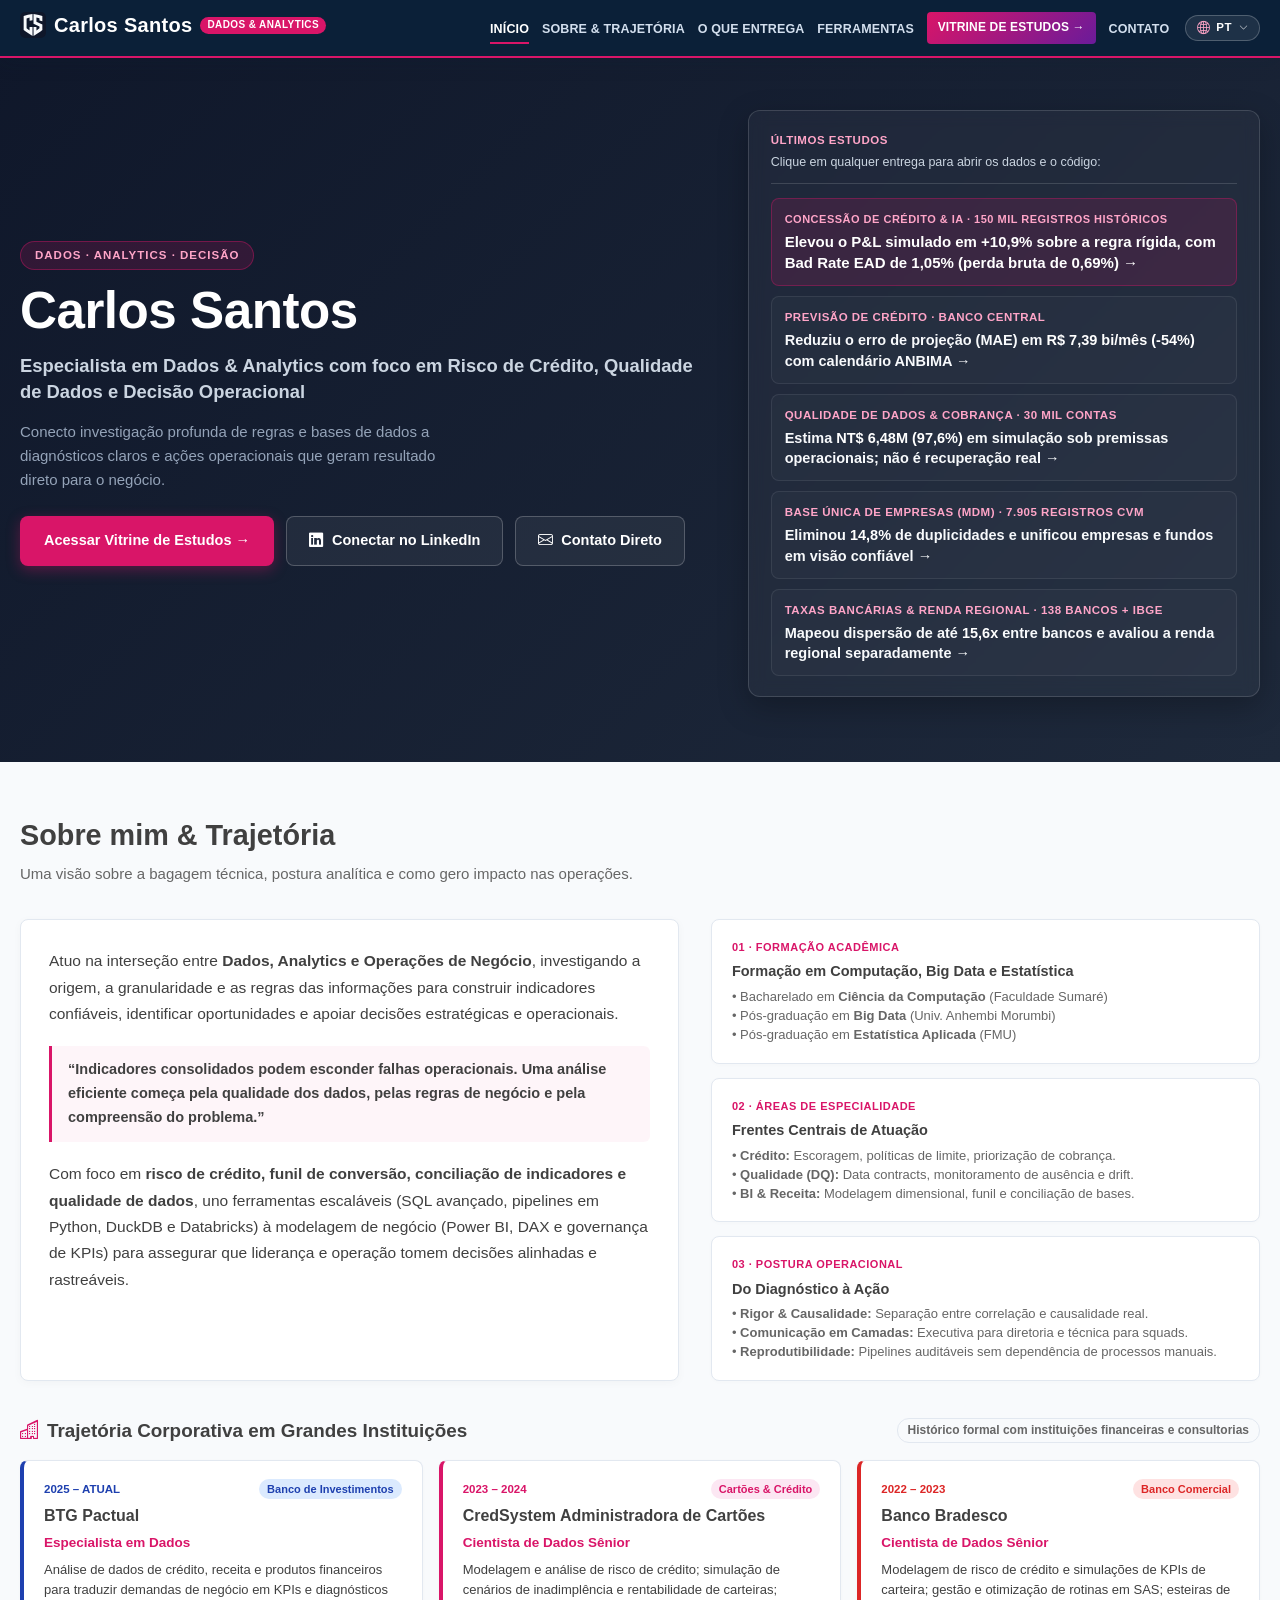
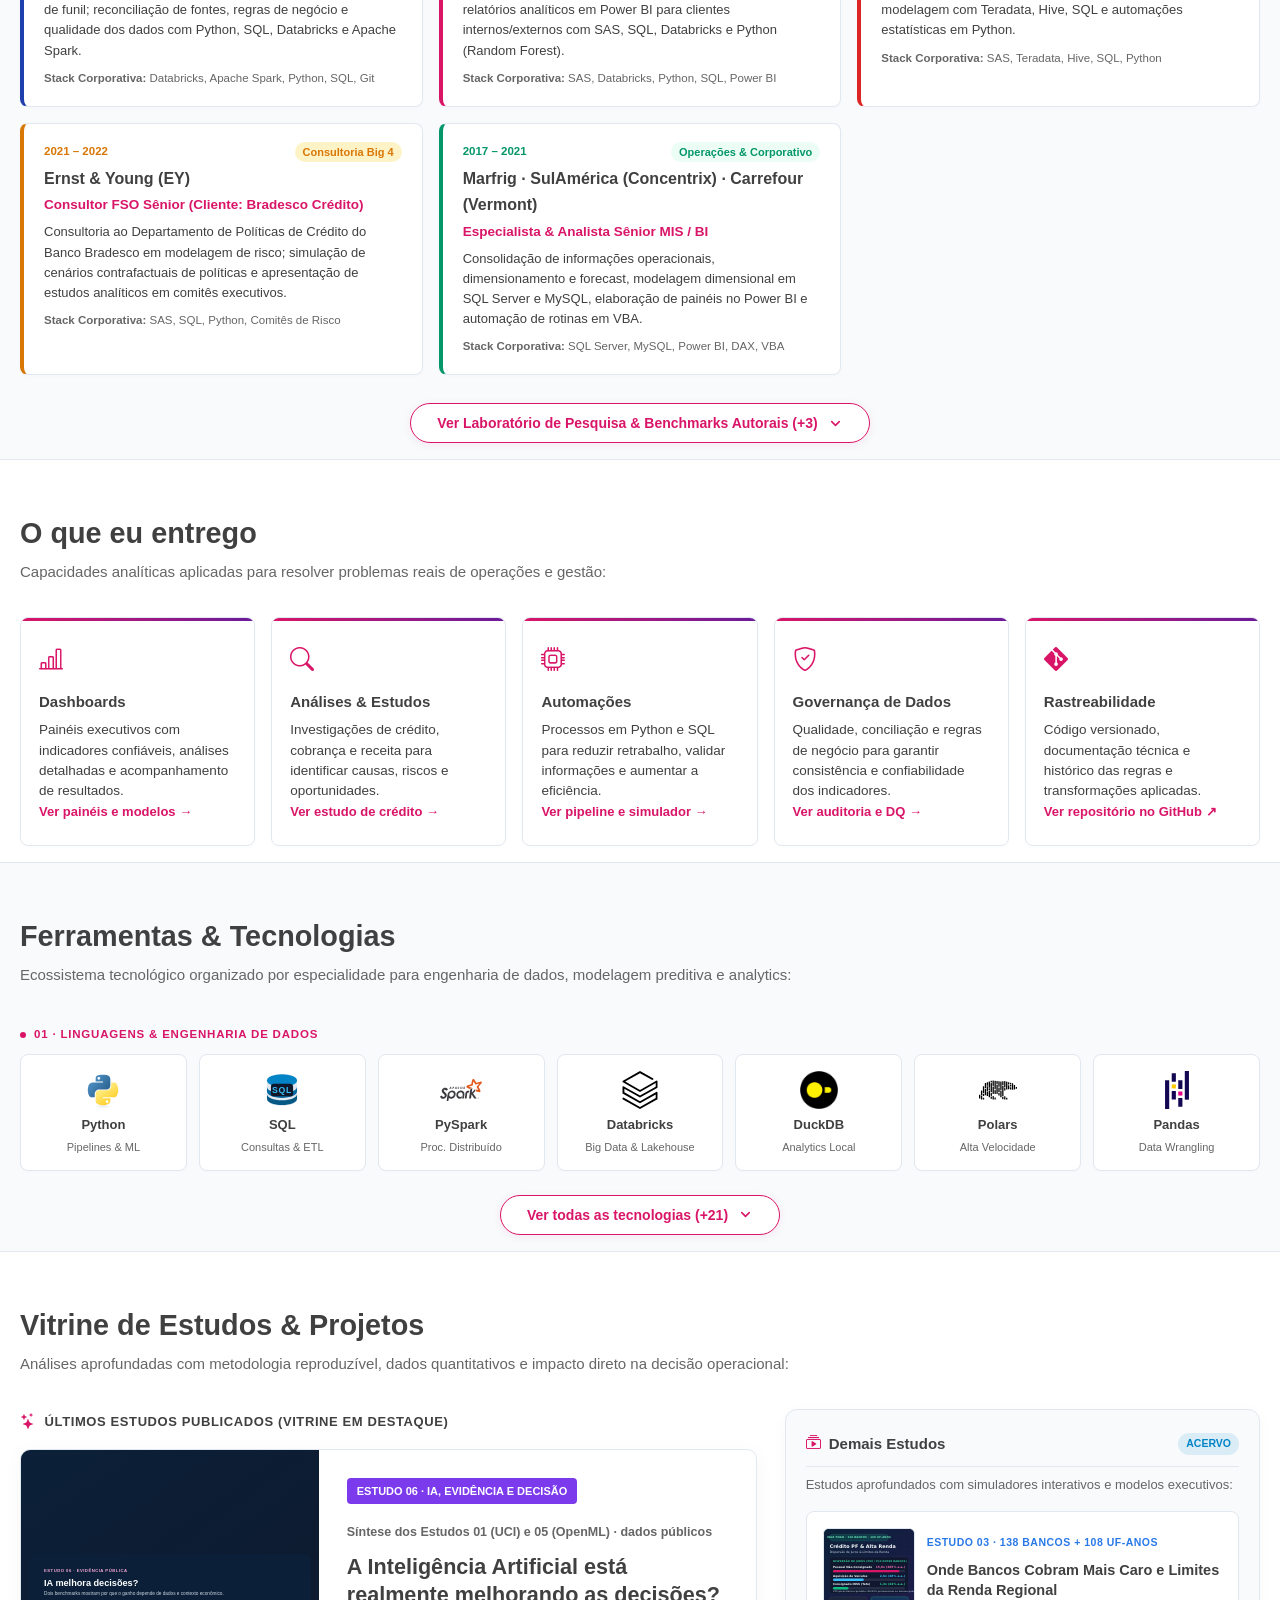
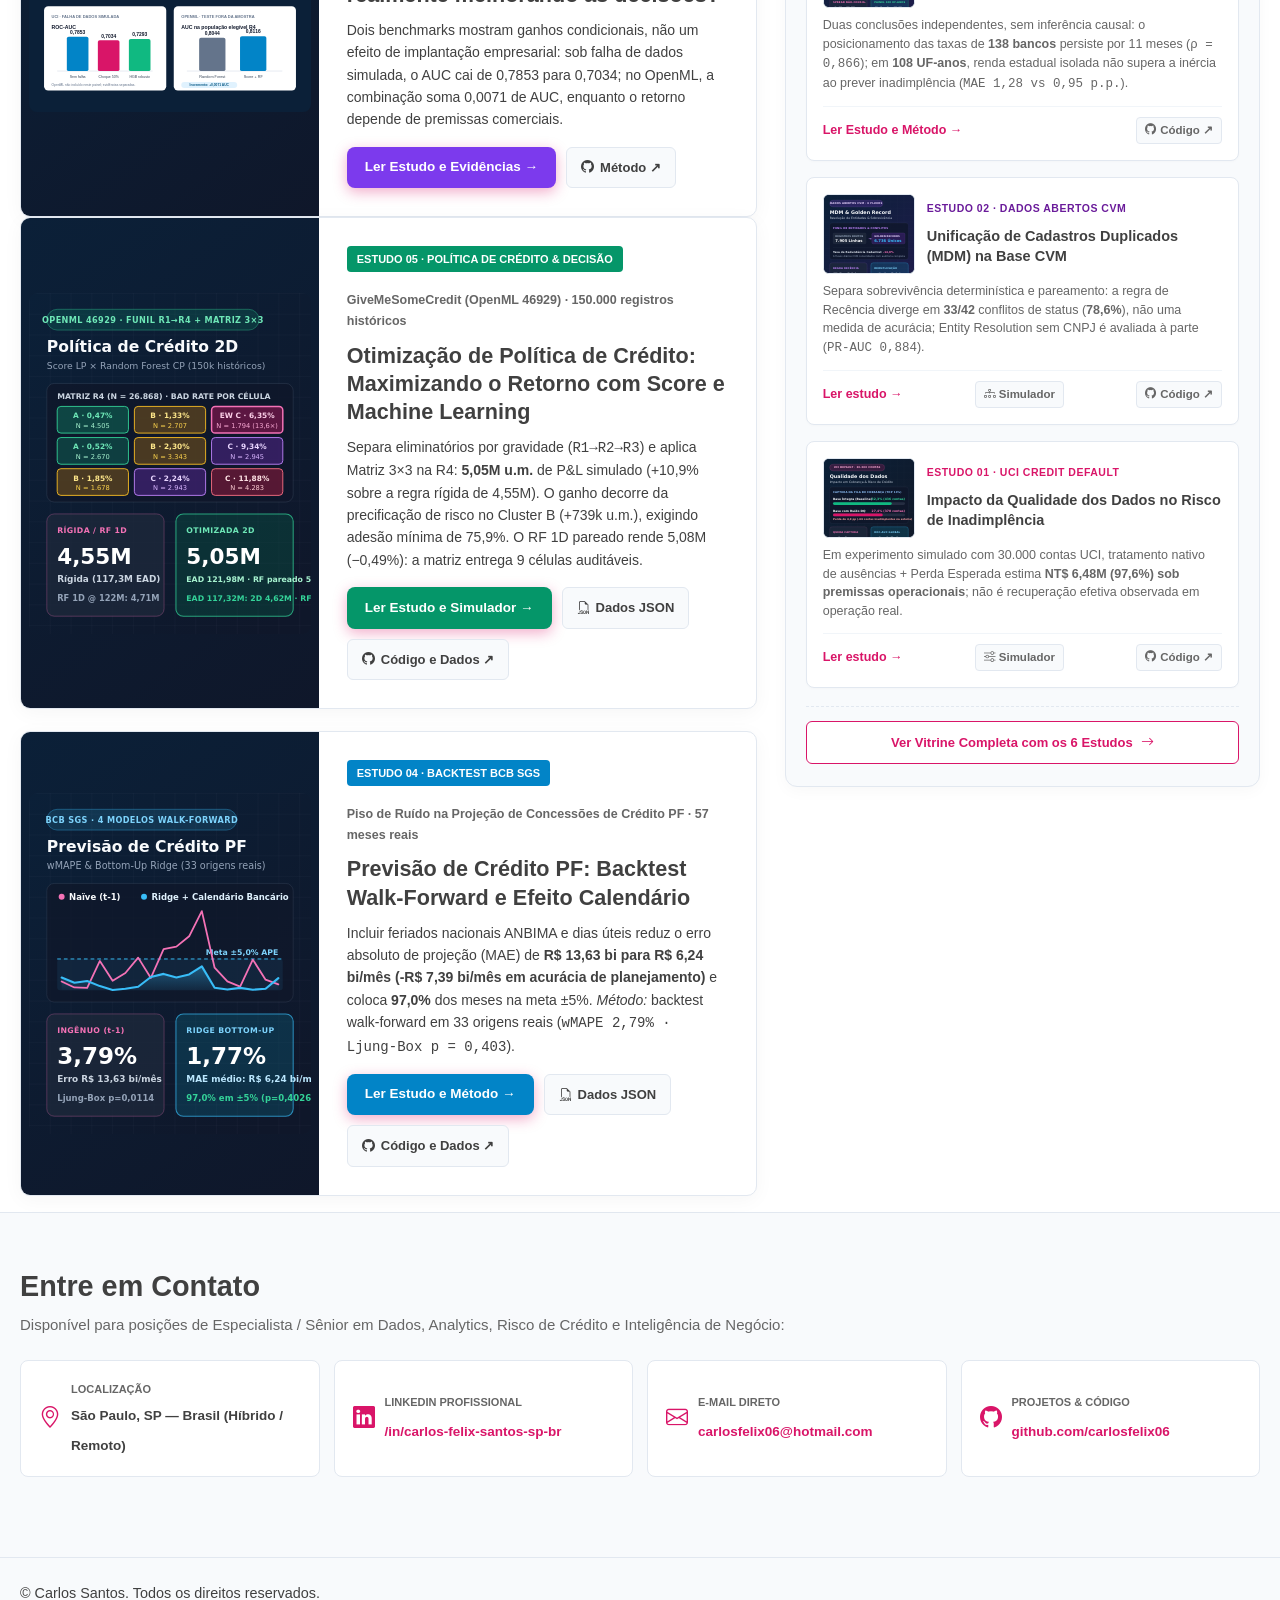
<file: index.html>
<!DOCTYPE html>
<html lang="pt-BR">
<head>
<meta charset="utf-8">
<meta name="viewport" content="width=device-width, initial-scale=1">
<link rel="icon" type="image/svg+xml" href="assets/img/favicon-cs-clean-v3.svg">
<link rel="alternate icon" href="favicon-cs-clean-v3.ico">
<link rel="apple-touch-icon" href="assets/img/apple-touch-icon-cs-v2.png">
<title>Carlos Santos | Especialista Sênior em Dados, Analytics &amp; Risco de Crédito</title>
<meta name="description" content="Portfólio de Carlos Santos, Especialista Sênior em Dados e Analytics: experiência em risco de crédito, qualidade de dados, receita e decisão operacional.">
<link rel="canonical" href="https://carlosfelix06.github.io/">
<meta property="og:type" content="website">
<meta property="og:title" content="Carlos Santos | Especialista Sênior em Dados, Analytics &amp; Risco de Crédito">
<meta property="og:description" content="Experiência em risco de crédito, qualidade de dados, receita e decisão operacional; estudos públicos reproduzíveis.">
<meta property="og:url" content="https://carlosfelix06.github.io/">
<meta property="og:image" content="https://carlosfelix06.github.io/assets/img/og/og_home.png">
<meta name="twitter:card" content="summary_large_image">
<meta name="twitter:title" content="Carlos Santos | Especialista Sênior em Dados, Analytics &amp; Risco de Crédito">
<meta name="twitter:description" content="Experiência em risco de crédito, qualidade de dados, receita e decisão operacional; estudos públicos reproduzíveis.">
<meta name="twitter:image" content="https://carlosfelix06.github.io/assets/img/og/og_home.png">
<script type="application/ld+json">
{"@context":"https://schema.org","@type":"Person","name":"Carlos Alberto Felix Santos","jobTitle":"Especialista Sênior em Dados, Analytics e Risco de Crédito","url":"https://carlosfelix06.github.io/","email":"mailto:carlosfelix06@hotmail.com","sameAs":["https://www.linkedin.com/in/carlos-felix-santos-sp-br/","https://github.com/carlosfelix06"]}
</script>
<link rel="stylesheet" href="assets/vendor/bootstrap-icons/bootstrap-icons.css">
<link rel="stylesheet" href="assets/css/style.css?v=20261120_brandmark">
<style>
  /* mobile-nav-toggle visible dynamically */
  body { color: var(--ink); font-family: var(--sans); background: var(--bg); font-size: 16px; line-height: 1.65; }
  h1, h2, h3, h4 { color: var(--ink-heading); font-family: var(--sans); }
  p { color: var(--ink); }

  /* Hero Estratégico (O que o recrutador vê em 5 segundos) */
  #hero {
    padding: 110px 0 65px;
    background: linear-gradient(135deg, #0F172A 0%, #1E293B 100%);
    color: #FFFFFF;
  }
  .hero-grid {
    display: grid;
    grid-template-columns: 1.35fr 1fr;
    gap: 36px;
    align-items: center;
  }
  @media (max-width: 860px) {
    .hero-grid { grid-template-columns: 1fr; gap: 24px; }
  }
  .hero-tag {
    font-size: 11.5px;
    font-weight: 800;
    color: #FFA5C8;
    background: rgba(217, 21, 104, 0.16);
    border: 1px solid rgba(217, 21, 104, 0.4);
    border-radius: 20px;
    padding: 4px 14px;
    text-transform: uppercase;
    letter-spacing: 1px;
    margin-bottom: 12px;
    display: inline-flex;
    align-items: center;
    gap: 6px;
  }
  #hero h1 {
    font-size: clamp(2.3rem, 4.5vw, 3.2rem);
    font-weight: 800;
    color: #FFFFFF;
    margin: 0 0 12px;
    line-height: 1.15;
    letter-spacing: -0.5px;
  }
  .hero-role {
    font-size: 1.15rem;
    font-weight: 600;
    color: #CBD5E1;
    margin: 0 0 16px;
    line-height: 1.4;
  }
  .hero-summary {
    font-size: 15px;
    color: #94A3B8;
    line-height: 1.6;
    margin: 0 0 24px;
    max-width: 54ch;
  }
  .hero-cta-group {
    display: flex;
    flex-wrap: wrap;
    gap: 12px;
  }
  .btn-serasa {
    background: #D91568;
    color: #FFFFFF;
    padding: 12px 24px;
    font-weight: 700;
    font-size: 14.5px;
    border-radius: 8px;
    display: inline-flex;
    align-items: center;
    gap: 8px;
    transition: all 0.2s ease;
    text-decoration: none;
    box-shadow: 0 4px 14px rgba(217, 21, 104, 0.35);
  }
  .btn-serasa:hover {
    background: #B80F55;
    color: #FFFFFF;
    transform: translateY(-2px);
    box-shadow: 0 6px 20px rgba(217, 21, 104, 0.45);
    text-decoration: none;
  }
  .btn-outline-white {
    background: rgba(255, 255, 255, 0.06);
    color: #FFFFFF;
    border: 1px solid rgba(255, 255, 255, 0.22);
    padding: 12px 22px;
    font-weight: 600;
    font-size: 14.5px;
    border-radius: 8px;
    display: inline-flex;
    align-items: center;
    gap: 8px;
    text-decoration: none;
    transition: all 0.2s ease;
  }
  .btn-outline-white:hover {
    background: rgba(255, 255, 255, 0.14);
    border-color: rgba(255, 255, 255, 0.4);
    color: #FFFFFF;
    transform: translateY(-2px);
    text-decoration: none;
  }

  /* Painel de Credenciais Rápidas no Hero */
  .hero-quick-card {
    background: rgba(255, 255, 255, 0.04);
    border: 1px solid rgba(255, 255, 255, 0.14);
    border-radius: 12px;
    padding: 24px;
    backdrop-filter: blur(8px);
    box-shadow: 0 10px 30px rgba(0, 0, 0, 0.25);
  }
  
  /* Respiro aprimorado no cartão lateral do Hero */
  .quick-stat-item {
    padding-bottom: 18px;
    margin-bottom: 18px;
    border-bottom: 1px solid rgba(255, 255, 255, 0.1);
  }
  .quick-stat-item:last-child {
    border-bottom: none;
    padding-bottom: 0;
    margin-bottom: 0;
  }
  .quick-stat-item.highlight-stat {
    background: rgba(217, 21, 104, 0.12);
    border: 1px solid rgba(217, 21, 104, 0.3);
    border-radius: 6px;
    padding: 12px 14px;
    margin-bottom: 16px;
  }
  .quick-stat-item.highlight-stat .quick-stat-label {
    color: #FFA5C8;
    font-size: 11px;
  }
  .quick-stat-item.highlight-stat .quick-stat-val {
    color: #FFFFFF;
    font-size: 15px;
    font-weight: 700;
  }

  /* Melhoria de legibilidade e densidade nos cards inferiores */
  .deliverable-card p {
    font-size: 14.5px;
    color: var(--ink);
    line-height: 1.6;
    margin: 0;
    text-align: left !important;
  }
  .cred-box-desc {
    font-size: 13.5px;
    color: var(--ink);
    margin: 0;
    line-height: 1.6;
    text-align: left;
  }
  .trajectory-bio-card p {
    font-size: 15.5px;
    line-height: 1.7;
    color: var(--ink);
    text-align: left;
  }

  .quick-stat-item-old {
    padding-bottom: 14px;
    margin-bottom: 14px;
    border-bottom: 1px solid rgba(255, 255, 255, 0.1);
  }
  .quick-stat-item:last-child {
    border-bottom: none;
    padding-bottom: 0;
    margin-bottom: 0;
  }
  .quick-stat-label {
    font-size: 11.5px;
    font-weight: 700;
    color: #FFA5C8;
    text-transform: uppercase;
    letter-spacing: 0.5px;
    margin-bottom: 3px;
  }
  .quick-stat-val {
    font-size: 14.5px;
    font-weight: 600;
    color: #F8FAFC;
    line-height: 1.4;
  }

  /* Seções */
  .section-header-clean {
    margin-bottom: 2rem;
  }
  .section-tag-clean {
    font-size: 12px;
    font-weight: 800;
    color: #D91568;
    text-transform: uppercase;
    letter-spacing: 1px;
    display: block;
    margin-bottom: 4px;
  }
  .section-title-clean {
    font-size: 1.8rem;
    font-weight: 800;
    color: var(--ink-heading);
    margin: 0 0 8px;
    line-height: 1.25;
  }
  .section-sub-clean {
    color: var(--mute);
    margin: 0;
    font-size: 15px;
    max-width: 100%;
  }

  .hero-impact-card {
    padding: 20px 22px;
  }
  .quick-card-head {
    padding-bottom: 12px;
    margin-bottom: 14px;
    border-bottom: 1px solid rgba(255, 255, 255, 0.14);
  }
  .quick-card-sub {
    display: block;
    font-size: 12.5px;
    color: #CBD5E1;
    line-height: 1.45;
    margin-top: 3px;
  }
  .hero-impact-card a.quick-stat-item {
    display: block;
    text-decoration: none;
    color: inherit;
    padding: 11px 13px 12px;
    margin-bottom: 10px;
    border-radius: 8px;
    border: 1px solid rgba(255, 255, 255, 0.08);
    background: rgba(255, 255, 255, 0.025);
    transition: background 0.18s ease, border-color 0.18s ease, transform 0.18s ease;
  }
  .hero-impact-card a.quick-stat-item.highlight-stat {
    background: rgba(217, 21, 104, 0.14);
    border-color: rgba(217, 21, 104, 0.36);
  }
  .hero-impact-card a.quick-stat-item:last-child {
    margin-bottom: 0;
    padding-bottom: 12px;
    border-bottom: 1px solid rgba(255, 255, 255, 0.08);
  }
  .hero-impact-card a.quick-stat-item:hover {
    background: rgba(217, 21, 104, 0.22);
    border-color: rgba(255, 165, 200, 0.55);
    transform: translateX(3px);
  }
  .hero-impact-card a.quick-stat-item strong {
    color: #FFFFFF;
  }

  /* Seção "Sobre mim & Trajetória" estruturada para avaliação de competências */
  .trajectory-grid {
    display: grid;
    grid-template-columns: 1.2fr 1fr;
    gap: 32px;
  }
  @media (max-width: 860px) {
    .trajectory-grid { grid-template-columns: 1fr; gap: 24px; }
  }
  .trajectory-bio-card {
    background: #FFFFFF;
    border: 1px solid var(--line);
    border-radius: 8px;
    padding: 28px;
    box-shadow: 0 2px 10px rgba(0,0,0,0.03);
  }
  .trajectory-bio-card p {
    font-size: 15.5px;
    line-height: 1.7;
    margin: 0 0 1rem;
    color: var(--ink);
  }
  .trajectory-bio-card p:last-child { margin-bottom: 0; }
  .trajectory-callout {
    border-left: 3px solid #D91568;
    background: rgba(217, 21, 104, 0.04);
    padding: 12px 16px;
    margin: 1.2rem 0;
    font-weight: 600;
    color: var(--ink-heading);
    font-size: 14.5px;
    border-radius: 0 6px 6px 0;
  }

  /* Coluna da Formação e Frentes de Atuação */
  .credentials-stack {
    display: flex;
    flex-direction: column;
    gap: 14px;
  }
  .cred-box {
    background: #FFFFFF;
    border: 1px solid var(--line);
    border-radius: 8px;
    padding: 18px 20px;
    box-shadow: 0 1px 4px rgba(0,0,0,0.02);
  }
  .cred-box-label {
    font-size: 11px;
    font-weight: 800;
    color: #D91568;
    text-transform: uppercase;
    letter-spacing: 0.5px;
    margin-bottom: 4px;
  }
  .cred-box-title {
    font-size: 14.5px;
    font-weight: 700;
    color: var(--ink-heading);
    margin: 0 0 4px;
  }
  .cred-box-desc {
    font-size: 13px;
    color: var(--mute);
    margin: 0;
    line-height: 1.45;
  }

  /* Grid O Que Entrega */
  .deliverables-grid {
    display: grid;
    grid-template-columns: repeat(auto-fit, minmax(200px, 1fr));
    gap: 16px;
  }
  .deliverable-card {
    background: #FFFFFF;
    border: 1px solid var(--line);
    border-radius: 8px;
    padding: 22px 18px;
    box-shadow: 0 1px 4px rgba(0,0,0,0.02);
    transition: transform 0.2s, box-shadow 0.2s;
  }
  .deliverable-card:hover {
    transform: translateY(-2px);
    box-shadow: 0 8px 20px rgba(0,0,0,0.05);
  }
  .deliverable-card i {
    font-size: 24px;
    color: #D91568;
    margin-bottom: 10px;
    display: block;
  }
  .deliverable-card h3 {
    font-size: 15px;
    font-weight: 700;
    margin: 0 0 6px;
    color: var(--ink-heading);
  }
  .deliverable-card p {
    font-size: 13.5px;
    color: var(--ink);
    line-height: 1.5;
    margin: 0;
  }

  /* Card do Estudo na Home */
  .featured-study-home {
    background: #FFFFFF;
    border: 1px solid var(--line);
    border-radius: 10px;
    overflow: hidden;
    box-shadow: 0 4px 20px rgba(0,0,0,0.04);
    display: grid;
    grid-template-columns: minmax(250px, 0.92fr) 1.35fr;
    align-items: stretch;
  }
  @media (max-width: 820px) {
    .featured-study-home { grid-template-columns: 1fr; }
  }
  .featured-study-thumb {
    background: linear-gradient(145deg, #0B2038 0%, #0F172A 100%);
    min-height: 220px;
    display: flex;
    align-items: center;
    justify-content: center;
    padding: 8px;
    text-decoration: none;
    overflow: hidden;
  }
  .featured-study-thumb img {
    width: 100%;
    height: auto;
    max-height: 100%;
    object-fit: contain;
    display: block;
    border-radius: 8px;
  }
  .featured-study-content {
    padding: 28px;
    display: flex;
    flex-direction: column;
    justify-content: center;
  }

  /* Contato */
  .contact {
    list-style: none;
    margin: 0;
    padding: 0;
    line-height: 2.2;
  }
  .contact li {
    display: flex;
    align-items: center;
    font-size: 15px;
    color: var(--ink);
  }
  .contact i {
    color: #D91568;
    margin-right: 12px;
    font-size: 17px;
    width: 20px;
    text-align: center;
  }
  .contact a {
    color: #D91568;
    text-decoration: none;
    font-weight: 600;
  }
  .contact a:hover {
    text-decoration: underline;
  }


/* Layout em 2 Colunas para Vitrine de Estudos */
.studies-showcase-layout {
  display: grid;
  grid-template-columns: 1.55fr 1fr;
  gap: 28px;
  align-items: start;
}

.showcase-column-title {
  display: flex;
  align-items: center;
  gap: 8px;
  font-size: 13px;
  font-weight: 800;
  text-transform: uppercase;
  letter-spacing: 0.6px;
  color: var(--ink-heading);
  margin-bottom: 14px;
}

.studies-showcase-sidebar {
  position: sticky;
  top: 86px;
}

.sidebar-studies-card {
  background: #F8FAFC;
  border: 1px solid var(--line);
  border-radius: 12px;
  padding: 22px 20px;
  box-shadow: 0 4px 16px rgba(15, 23, 42, 0.03);
}

.sidebar-header {
  display: flex;
  align-items: center;
  justify-content: space-between;
  margin-bottom: 8px;
  padding-bottom: 10px;
  border-bottom: 1px solid var(--line);
}

.sidebar-title {
  font-size: 15px;
  font-weight: 800;
  color: var(--ink-heading);
  margin: 0;
  display: flex;
  align-items: center;
  gap: 8px;
}

.sidebar-badge {
  font-size: 10.5px;
  font-weight: 800;
  text-transform: uppercase;
  background: rgba(2, 132, 199, 0.12);
  color: #0284C7;
  padding: 2px 8px;
  border-radius: 12px;
}

.sidebar-intro {
  font-size: 13px;
  color: var(--mute);
  margin: 0 0 16px;
  line-height: 1.5;
}

.sidebar-studies-list {
  list-style: none;
  margin: 0;
  padding: 0;
  display: flex;
  flex-direction: column;
  gap: 16px;
}

.sidebar-study-item {
  background: #FFFFFF;
  border: 1px solid var(--line);
  border-radius: 8px;
  padding: 16px;
  transition: all 0.2s ease;
  box-shadow: 0 1px 3px rgba(0, 0, 0, 0.02);
}

.sidebar-study-item:hover {
  transform: translateY(-2px);
  box-shadow: 0 6px 14px rgba(15, 23, 42, 0.06);
  border-color: #CBD5E1;
}

.sidebar-study-tag {
  font-size: 10.5px;
  font-weight: 800;
  text-transform: uppercase;
  letter-spacing: 0.5px;
  display: inline-block;
  margin-bottom: 6px;
}

.tag-magenta {
  color: #D91568;
}

.tag-purple {
  color: #6A1B9A;
}
.tag-blue {
  color: #2878E8;
}

.sidebar-study-name {
  font-size: 14.5px;
  font-weight: 700;
  margin: 0 0 8px;
  line-height: 1.35;
}

.sidebar-study-name a {
  color: var(--ink-heading);
  text-decoration: none;
  transition: color 0.15s ease;
}

.sidebar-study-name a:hover {
  color: var(--primary);
}

.sidebar-study-desc {
  font-size: 12.5px;
  color: var(--mute);
  line-height: 1.5;
  margin: 0 0 12px;
}

.sidebar-study-actions {
  display: flex;
  align-items: center;
  justify-content: space-between;
  gap: 8px;
  border-top: 1px solid #F1F5F9;
  padding-top: 10px;
}

.sidebar-link-primary {
  font-size: 12.5px;
  font-weight: 700;
  color: var(--primary);
  text-decoration: none;
}

.sidebar-link-primary:hover {
  text-decoration: underline;
}

.sidebar-link-subtle {
  font-size: 11.5px;
  font-weight: 600;
  color: var(--mute);
  background: #F8FAFC;
  border: 1px solid var(--line);
  padding: 3px 8px;
  border-radius: 4px;
  text-decoration: none;
}

.sidebar-link-subtle:hover {
  background: #EFF6FF;
  color: #0284C7;
  border-color: #BFDBFE;
}

.sidebar-footer {
  margin-top: 18px;
  padding-top: 14px;
  border-top: 1px dashed var(--line);
}

.sidebar-catalog-btn {
  display: flex;
  align-items: center;
  justify-content: center;
  gap: 8px;
  width: 100%;
  padding: 10px 14px;
  background: #FFFFFF;
  border: 1.5px solid var(--primary);
  border-radius: 6px;
  color: var(--primary);
  font-size: 13px;
  font-weight: 700;
  text-decoration: none;
  transition: all 0.2s ease;
  box-sizing: border-box;
}

.sidebar-catalog-btn:hover {
  background: var(--primary);
  color: #FFFFFF;
}

@media (max-width: 980px) {
  .studies-showcase-layout {
    grid-template-columns: 1fr !important;
    gap: 24px !important;
  }
  .studies-showcase-sidebar {
    position: static !important;
  }
}

/* ======================================================== */
/* OTIMIZAÇÃO RESPONSIVA PARA DISPOSITIVOS MÓVEIS (SMARTPHONE) */
/* ======================================================== */
html {
  scroll-behavior: smooth;
}

@media (max-width: 1140px) {
  /* Scroll margin para nenhum título ficar encoberto pelo header fixo */
  section[id], h2[id], div[id] {
    scroll-margin-top: 66px !important;
  }

  /* Header Superior Fixo Compacto */
  #header {
    padding: 10px 0 !important;
  }
  .header-inner {
    position: relative !important;
  }
  #header .logo {
    font-size: 18px !important;
  }
  #header .logo a {
    gap: 8px !important;
  }
  #header .logo span.tagline-pill {
    font-size: 9px !important;
    padding: 2px 6px !important;
  }

  /* Botão Hambúrguer Visível */
  .mobile-nav-toggle {
    display: inline-flex !important;
    align-items: center !important;
    justify-content: center !important;
  }

  /* Menu Suspenso Mobile */
  #navbar {
    display: none !important;
    position: absolute !important;
    top: calc(100% + 10px) !important;
    left: -20px !important;
    right: -20px !important;
    background: #0B2038 !important;
    border-top: 1px solid rgba(255, 255, 255, 0.1) !important;
    border-bottom: 3px solid var(--primary) !important;
    box-shadow: 0 14px 28px rgba(0, 0, 0, 0.5) !important;
    padding: 14px 20px 18px !important;
    z-index: 1001 !important;
  }

  #navbar.navbar-mobile {
    display: block !important;
    animation: fadeInDown 0.2s ease-out !important;
  }

  @keyframes fadeInDown {
    from { opacity: 0; transform: translateY(-8px); }
    to { opacity: 1; transform: translateY(0); }
  }

  #navbar ul {
    flex-direction: column !important;
    align-items: stretch !important;
    gap: 8px !important;
    width: 100% !important;
    padding: 0 !important;
    margin: 0 !important;
  }

  #navbar li {
    width: 100% !important;
  }

  #navbar a {
    display: block !important;
    padding: 10px 14px !important;
    font-size: 14px !important;
    border-radius: 4px !important;
    background: rgba(255, 255, 255, 0.04) !important;
    border-bottom: 1px solid rgba(255, 255, 255, 0.06) !important;
    text-align: left !important;
  }

  #navbar a::after {
    display: none !important;
  }

  #navbar a:hover, #navbar a.active {
    background: rgba(217, 21, 104, 0.18) !important;
    color: #FFA5C8 !important;
  }

  #navbar a.nav-cta {
    margin-top: 6px !important;
    text-align: center !important;
  }

  /* Hero Section no Mobile */
  #hero {
    padding: 76px 0 32px !important;
  }
  .hero-grid {
    grid-template-columns: 1fr !important;
    gap: 18px !important;
  }
  #hero h1 {
    font-size: 1.85rem !important;
    line-height: 1.22 !important;
  }
  .hero-role {
    font-size: 1.05rem !important;
    line-height: 1.4 !important;
    margin-bottom: 12px !important;
  }
  .hero-summary {
    font-size: 14px !important;
    line-height: 1.55 !important;
    margin-bottom: 18px !important;
  }
  .hero-cta-group {
    flex-direction: column !important;
    gap: 10px !important;
    width: 100% !important;
  }
  .hero-cta-group .btn-serasa,
  .hero-cta-group .btn-outline-white {
    width: 100% !important;
    justify-content: center !important;
    text-align: center !important;
    box-sizing: border-box !important;
  }
  .hero-quick-card {
    padding: 16px 14px !important;
    margin-top: 6px !important;
  }

  /* Seções e Títulos */
  section, .section {
    padding: 2.2rem 0 1rem !important;
  }
  .section-title-clean {
    font-size: 1.45rem !important;
    line-height: 1.3 !important;
  }
  .section-sub-clean {
    font-size: 14px !important;
    line-height: 1.5 !important;
  }

  /* Trajetória & Credenciais */
  .trajectory-grid {
    grid-template-columns: 1fr !important;
    gap: 16px !important;
  }
  .trajectory-bio-card {
    padding: 18px 16px !important;
  }
  .cred-box {
    padding: 14px 16px !important;
  }

  /* O Que Entrega */
  .deliverables-grid {
    grid-template-columns: 1fr !important;
    gap: 14px !important;
  }
  .deliverable-card {
    padding: 18px 16px !important;
  }

  /* Grid de Ferramentas / Tecnologias */
  .tools-grid-7 {
    grid-template-columns: repeat(2, 1fr) !important;
    gap: 8px !important;
  }
  .tool-card {
    padding: 10px 8px !important;
  }

  /* Vitrine & Cards de Estudo */
  .catalog-grid {
    grid-template-columns: 1fr !important;
  }
  .catalog-card {
    padding: 16px 14px !important;
  }
  .featured-study-home {
    grid-template-columns: 1fr !important;
  }
  .featured-study-thumb {
    min-height: auto !important;
    padding: 10px !important;
  }
  .featured-study-thumb img {
    max-height: 270px !important;
  }
  .featured-study-content {
    padding: 18px 16px !important;
  }

  /* Estudo de Caso & Simuladores */
  .card-grid-2, .card-grid-3, .audit-grid-2, .quant-grid {
    grid-template-columns: 1fr !important;
    gap: 14px !important;
  }
  .research-card, .quant-card, .sim-box {
    padding: 16px 14px !important;
  }
  .sim-controls {
    grid-template-columns: 1fr !important;
    gap: 10px !important;
  }
  .kpi-grid, #sim-kpis, #mdm-kpis {
    grid-template-columns: repeat(2, 1fr) !important;
    gap: 8px !important;
  }
  .kpi-card {
    padding: 10px 10px !important;
  }
  .kpi-val {
    font-size: 1.4rem !important;
  }

  /* Tabelas Responsivas */
  .wrap, .table-responsive {
    overflow-x: auto !important;
    -webkit-overflow-scrolling: touch !important;
    width: 100% !important;
    max-width: 100% !important;
    display: block !important;
  }
  table {
    min-width: 0;
    max-width: 100%;
    font-size: 13px !important;
  }
  .wrap > table:not(.quant-table), .table-responsive > table:not(.quant-table) {
    min-width: 440px;
    max-width: none;
  }

  /* Imagens & Figuras */
  .fig img, .fig-analytic-card img, .study-figure img, .study-chart img {
    width: 100% !important;
    height: auto !important;
    max-width: 100% !important;
  }
}

@media (max-width: 480px) {
  #header .logo {
    font-size: 16px !important;
  }
  #header .logo span.tagline-pill {
    display: none !important;
  }
  .kpi-grid, #sim-kpis, #mdm-kpis {
    grid-template-columns: 1fr !important;
  }
  /* Prevenção estrita de overflow horizontal mobile (375px) */
  html, body {
    overflow-x: hidden !important;
    max-width: 100vw !important;
  }
  .container {
    max-width: 100% !important;
    box-sizing: border-box !important;
  }
  .contact a, a[href*="github.com"], .hero-cta-group a {
    word-break: break-word !important;
    overflow-wrap: anywhere !important;
  }
}

</style>
</head>
<body>

<header id="header">
  <div class="container header-inner">
    <div class="logo">
        <a href="index.html">
          <img class="brand-mark" src="assets/img/favicon-cs-clean-v3.svg" width="26" height="26" alt="" aria-hidden="true" decoding="async">
          Carlos Santos
          <span class="tagline-pill" data-i18n="tagline_pill">Dados &amp; Analytics</span>
        </a>
      </div>
    <div class="header-right">
      <nav id="navbar">
      <ul>
        <li><a href="#hero" class="active" data-i18n="nav_home">Início</a></li>
        <li><a href="#sobre" data-i18n="nav_about">Sobre &amp; Trajetória</a></li>
        <li><a href="#entrega" data-i18n="nav_deliver">O que entrega</a></li>
        <li><a href="#ferramentas" data-i18n="nav_tools">Ferramentas</a></li>
        <li><a href="#estudos" class="nav-cta" data-i18n="nav_studies">Vitrine de Estudos →</a></li>
        <li><a href="#contato" data-i18n="nav_contact">Contato</a></li>
      </ul>
    </nav>
      <div class="lang-switcher" id="lang-switcher">
        <button type="button" class="lang-btn" id="lang-btn" aria-label="Selecionar idioma" aria-expanded="false">
          <i class="bi bi-globe2" style="font-size:13px; color:#FFA5C8;"></i>
          <span class="lang-code" id="lang-current-code">PT</span>
          <i class="bi bi-chevron-down" style="font-size:9px; margin-left:1px; opacity:0.8;"></i>
        </button>
        <ul class="lang-dropdown" id="lang-dropdown">
          <li><button type="button" class="lang-option active" data-lang="pt"><span class="lang-code-pill">PT</span> Português</button></li>
          <li><button type="button" class="lang-option" data-lang="en"><span class="lang-code-pill">EN</span> English</button></li>
          <li><button type="button" class="lang-option" data-lang="es"><span class="lang-code-pill">ES</span> Español</button></li>
        </ul>
      </div>
      <button type="button" class="mobile-nav-toggle" aria-label="Menu" aria-expanded="false" style="display:none;">
        <i class="bi bi-list"></i>
      </button>
    </div>
  </div>
</header>

<main>
  <!-- Hero Estratégico -->
  <section id="hero">
    <div class="container hero-grid">
      <div>
        <span class="hero-tag" data-i18n="hero_tag">Dados · Analytics · Decisão</span>
        <h1>Carlos Santos</h1>
        <div class="hero-role">
          <span data-i18n="hero_role">Especialista em Dados &amp; Analytics com foco em Risco de Crédito, Qualidade de Dados e Decisão Operacional</span>
        </div>
        <p class="hero-summary" data-i18n="hero_summary">Conecto investigação profunda de regras e bases de dados a diagnósticos claros e ações operacionais que geram resultado direto para o negócio.</p>
        <div class="hero-cta-group">
          <a class="btn-serasa" href="#estudos">
            <span data-i18n="hero_cta_studies">Acessar Vitrine de Estudos →</span>
          </a>
          <a class="btn-outline-white" href="https://www.linkedin.com/in/carlos-felix-santos-sp-br/" target="_blank" rel="noopener">
            <i class="bi bi-linkedin"></i> <span data-i18n="hero_btn_resume">Conectar no LinkedIn</span>
          </a>
          <a class="btn-outline-white" href="mailto:carlosfelix06@hotmail.com">
            <i class="bi bi-envelope"></i> <span data-i18n="hero_btn_contact">Contato Direto</span>
          </a>
        </div>
      </div>

      <!-- Resumo direto dos 4 resultados em 20s para quem chega pelo LinkedIn -->
      <div class="hero-quick-card hero-impact-card">
        <div class="quick-card-head">
          <div class="quick-stat-label" data-i18n="hero_card_kicker">Últimos Estudos</div>
          <span class="quick-card-sub" data-i18n="hero_card_sub">Clique em qualquer entrega para abrir os dados e o código:</span>
        </div>
        <a class="quick-stat-item highlight-stat" href="estudo-funil-politica-credito.html">
          <div class="quick-stat-label" data-i18n="hero_policy_label">Concessão de Crédito & IA · 150 mil registros históricos</div>
          <div class="quick-stat-val" data-i18n="hero_policy_val">Elevou o P&amp;L simulado em <strong>+10,9%</strong> sobre a regra rígida, com Bad Rate EAD de <strong>1,05%</strong> (perda bruta de 0,69%) →</div>
        </a>
        <a class="quick-stat-item" href="estudo-backtest-projecao-pedidos.html">
          <div class="quick-stat-label" data-i18n="hero_diff_label">Previsão de Crédito · Banco Central</div>
          <div class="quick-stat-val" data-i18n="hero_diff_val">Reduziu o erro de projeção (MAE) em <strong>R$ 7,39 bi/mês (-54%)</strong> com calendário ANBIMA →</div>
        </a>
        <a class="quick-stat-item" href="estudo-qualidade-dados-inadimplencia.html">
          <div class="quick-stat-label" data-i18n="hero_domain_label">Qualidade de Dados &amp; Cobrança · 30 mil contas</div>
          <div class="quick-stat-val" data-i18n="hero_domain_val">Estima <strong>NT$ 6,48M (97,6%)</strong> em simulação sob premissas operacionais; não é recuperação real →</div>
        </a>
        <a class="quick-stat-item" href="estudo-mdm-golden-record.html">
          <div class="quick-stat-label" data-i18n="hero_method_label">Base Única de Empresas (MDM) · 7.905 registros CVM</div>
          <div class="quick-stat-val" data-i18n="hero_method_val">Eliminou <strong>14,8%</strong> de duplicidades e unificou empresas e fundos em visão confiável →</div>
        </a>
        <a class="quick-stat-item" href="estudo-alta-renda-nichos.html">
          <div class="quick-stat-label" data-i18n="hero_avail_label">Taxas Bancárias &amp; Renda Regional · 138 Bancos + IBGE</div>
          <div class="quick-stat-val" data-i18n="hero_avail_val">Mapeou dispersão de até <strong>15,6x</strong> entre bancos e avaliou a renda regional separadamente →</div>
        </a>
      </div>
    </div>
  </section>

  <!-- Seção Sobre mim & Trajetória (O "Quem eu sou" profissional) -->
  <section id="sobre" class="section">
    <div class="container">
      <div class="section-header-clean">
        <h2 class="section-title-clean" data-i18n="about_title">Sobre mim &amp; Trajetória</h2>
        <p class="section-sub-clean" data-i18n="about_sub">Uma visão sobre a bagagem técnica, postura analítica e como gero impacto nas operações.</p>
      </div>

      <div class="trajectory-grid">
        <!-- Bio com tom afirmativo e propositivo -->
        <div class="trajectory-bio-card">
          <p data-i18n="about_bio_p1">
            Atuo na interseção entre <strong>Dados, Analytics e Operações de Negócio</strong>, investigando a origem, a granularidade e as regras das informações para construir indicadores confiáveis, identificar oportunidades e apoiar decisões estratégicas e operacionais.
          </p>
          <div class="trajectory-callout" data-i18n="about_quote">
            “Indicadores consolidados podem esconder falhas operacionais. Uma análise eficiente começa pela qualidade dos dados, pelas regras de negócio e pela compreensão do problema.”
          </div>
          <p data-i18n="about_bio_p2">
            Com foco em <strong>risco de crédito, funil de conversão, conciliação de indicadores e qualidade de dados</strong>, uno ferramentas escaláveis (SQL avançado, pipelines em Python, DuckDB e Databricks) à modelagem de negócio (Power BI, DAX e governança de KPIs) para assegurar que liderança e operação tomem decisões alinhadas e rastreáveis.
          </p>
        </div>

        <!-- Credenciais Formais com titulação precisa (sem sugerir engenharia) -->
        <div class="credentials-stack">
          <div class="cred-box">
            <div class="cred-box-label" data-i18n="cred_edu_label">01 · FORMAÇÃO ACADÊMICA</div>
            <div class="cred-box-title" data-i18n="cred_edu_title">Formação em Computação, Big Data e Estatística</div>
            <div class="cred-box-desc" data-i18n="cred_edu_desc">
              • Bacharelado em <strong>Ciência da Computação</strong> (Faculdade Sumaré)<br>
              • Pós-graduação em <strong>Big Data</strong> (Univ. Anhembi Morumbi)<br>
              • Pós-graduação em <strong>Estatística Aplicada</strong> (FMU)
            </div>
          </div>

          <div class="cred-box">
            <div class="cred-box-label" data-i18n="cred_spec_label">02 · ÁREAS DE ESPECIALIDADE</div>
            <div class="cred-box-title" data-i18n="cred_spec_title">Frentes Centrais de Atuação</div>
            <div class="cred-box-desc" data-i18n="cred_spec_desc">
              • <strong>Crédito:</strong> Escoragem, políticas de limite, priorização de cobrança.<br>
              • <strong>Qualidade (DQ):</strong> Data contracts, monitoramento de ausência e drift.<br>
              • <strong>BI &amp; Receita:</strong> Modelagem dimensional, funil e conciliação de bases.
            </div>
          </div>

          <div class="cred-box">
            <div class="cred-box-label" data-i18n="cred_ops_label">03 · POSTURA OPERACIONAL</div>
            <div class="cred-box-title" data-i18n="cred_ops_title">Do Diagnóstico à Ação</div>
            <div class="cred-box-desc" data-i18n="cred_ops_desc">
              • <strong>Rigor &amp; Causalidade:</strong> Separação entre correlação e causalidade real.<br>
              • <strong>Comunicação em Camadas:</strong> Executiva para diretoria e técnica para squads.<br>
              • <strong>Reprodutibilidade:</strong> Pipelines auditáveis sem dependência de processos manuais.
            </div>
          </div>
        </div>
      </div>

      <!-- Linha do Tempo Profissional Corporativa (Empresas Reais do Currículo) -->
      <div class="trajectory-timeline" style="margin-top:34px;">
        <div style="display:flex; justify-content:space-between; align-items:center; flex-wrap:wrap; gap:10px; margin-bottom:14px;">
          <h3 style="font-size:1.18rem; font-weight:800; color:var(--ink-heading); margin:0; display:flex; align-items:center; gap:8px;">
            <i class="bi bi-buildings" style="color:var(--primary);"></i> <span data-i18n="traj_title">Trajetória Corporativa em Grandes Instituições</span>
          </h3>
          <span style="font-size:12px; color:var(--mute); font-weight:600; background:#F8FAFC; border:1px solid #E2E8F0; padding:2px 10px; border-radius:12px;" data-i18n="traj_sub">
            Histórico formal com instituições financeiras e consultorias
          </span>
        </div>
        
        <div style="display:grid; grid-template-columns:repeat(auto-fit, minmax(310px, 1fr)); gap:16px;">
          <!-- Empresa 1: BTG Pactual -->
          <div class="cred-box" style="border-left:4px solid #1E40AF;">
            <div style="display:flex; justify-content:space-between; align-items:center; margin-bottom:4px;">
              <span style="font-size:11.5px; font-weight:800; color:#1E40AF; text-transform:uppercase;" data-i18n="traj_1_period">2025 – Atual</span>
              <span style="font-size:11px; font-weight:700; color:#1E40AF; background:#DBEAFE; padding:1px 8px; border-radius:10px;">Banco de Investimentos</span>
            </div>
            <div style="font-weight:800; font-size:16px; color:var(--ink-heading); margin:2px 0 2px;" data-i18n="traj_1_company">BTG Pactual</div>
            <div style="font-weight:700; font-size:13.5px; color:var(--primary); margin-bottom:6px;" data-i18n="traj_1_role">Especialista em Dados</div>
            <p style="font-size:13px; line-height:1.55; color:var(--ink); margin:0 0 8px;" data-i18n="traj_1_desc">
              Análise de dados de crédito, receita e produtos financeiros para traduzir demandas de negócio em KPIs e diagnósticos de funil; reconciliação de fontes, regras de negócio e qualidade dos dados com Python, SQL, Databricks e Apache Spark.
            </p>
            <div style="font-size:11.5px; color:var(--mute);" data-i18n="traj_1_stack"><strong>Stack Corporativa:</strong> Databricks, Apache Spark, Python, SQL, Git</div>
          </div>

          <!-- Empresa 2: CredSystem -->
          <div class="cred-box" style="border-left:4px solid #D91568;">
            <div style="display:flex; justify-content:space-between; align-items:center; margin-bottom:4px;">
              <span style="font-size:11.5px; font-weight:800; color:#D91568; text-transform:uppercase;" data-i18n="traj_2_period">2023 – 2024</span>
              <span style="font-size:11px; font-weight:700; color:#D91568; background:#FCE7F3; padding:1px 8px; border-radius:10px;">Cartões &amp; Crédito</span>
            </div>
            <div style="font-weight:800; font-size:16px; color:var(--ink-heading); margin:2px 0 2px;" data-i18n="traj_2_company">CredSystem Administradora de Cartões</div>
            <div style="font-weight:700; font-size:13.5px; color:var(--primary); margin-bottom:6px;" data-i18n="traj_2_role">Cientista de Dados Sênior</div>
            <p style="font-size:13px; line-height:1.55; color:var(--ink); margin:0 0 8px;" data-i18n="traj_2_desc">
              Modelagem e análise de risco de crédito; simulação de cenários de inadimplência e rentabilidade de carteiras; relatórios analíticos em Power BI para clientes internos/externos com SAS, SQL, Databricks e Python (Random Forest).
            </p>
            <div style="font-size:11.5px; color:var(--mute);" data-i18n="traj_2_stack"><strong>Stack Corporativa:</strong> SAS, Databricks, Python, SQL, Power BI</div>
          </div>

          <!-- Empresa 3: Banco Bradesco -->
          <div class="cred-box" style="border-left:4px solid #DC2626;">
            <div style="display:flex; justify-content:space-between; align-items:center; margin-bottom:4px;">
              <span style="font-size:11.5px; font-weight:800; color:#DC2626; text-transform:uppercase;" data-i18n="traj_3_period">2022 – 2023</span>
              <span style="font-size:11px; font-weight:700; color:#DC2626; background:#FEE2E2; padding:1px 8px; border-radius:10px;">Banco Comercial</span>
            </div>
            <div style="font-weight:800; font-size:16px; color:var(--ink-heading); margin:2px 0 2px;" data-i18n="traj_3_company">Banco Bradesco</div>
            <div style="font-weight:700; font-size:13.5px; color:var(--primary); margin-bottom:6px;" data-i18n="traj_3_role">Cientista de Dados Sênior</div>
            <p style="font-size:13px; line-height:1.55; color:var(--ink); margin:0 0 8px;" data-i18n="traj_3_desc">
              Modelagem de risco de crédito e simulações de KPIs de carteira; gestão e otimização de rotinas em SAS; esteiras de modelagem com Teradata, Hive, SQL e automações estatísticas em Python.
            </p>
            <div style="font-size:11.5px; color:var(--mute);" data-i18n="traj_3_stack"><strong>Stack Corporativa:</strong> SAS, Teradata, Hive, SQL, Python</div>
          </div>

          <!-- Empresa 4: Ernst & Young (EY) -->
          <div class="cred-box" style="border-left:4px solid #D97706;">
            <div style="display:flex; justify-content:space-between; align-items:center; margin-bottom:4px;">
              <span style="font-size:11.5px; font-weight:800; color:#D97706; text-transform:uppercase;" data-i18n="traj_4_period">2021 – 2022</span>
              <span style="font-size:11px; font-weight:700; color:#D97706; background:#FEF3C7; padding:1px 8px; border-radius:10px;">Consultoria Big 4</span>
            </div>
            <div style="font-weight:800; font-size:16px; color:var(--ink-heading); margin:2px 0 2px;" data-i18n="traj_4_company">Ernst &amp; Young (EY)</div>
            <div style="font-weight:700; font-size:13.5px; color:var(--primary); margin-bottom:6px;" data-i18n="traj_4_role">Consultor FSO Sênior (Cliente: Bradesco Crédito)</div>
            <p style="font-size:13px; line-height:1.55; color:var(--ink); margin:0 0 8px;" data-i18n="traj_4_desc">
              Consultoria ao Departamento de Políticas de Crédito do Banco Bradesco em modelagem de risco; simulação de cenários contrafactuais de políticas e apresentação de estudos analíticos em comitês executivos.
            </p>
            <div style="font-size:11.5px; color:var(--mute);" data-i18n="traj_4_stack"><strong>Stack Corporativa:</strong> SAS, SQL, Python, Comitês de Risco</div>
          </div>

          <!-- Empresa 5: Marfrig, Concentrix, Vermont -->
          <div class="cred-box" style="border-left:4px solid #059669;">
            <div style="display:flex; justify-content:space-between; align-items:center; margin-bottom:4px;">
              <span style="font-size:11.5px; font-weight:800; color:#059669; text-transform:uppercase;" data-i18n="traj_5_period">2017 – 2021</span>
              <span style="font-size:11px; font-weight:700; color:#059669; background:#ECFDF5; padding:1px 8px; border-radius:10px;">Operações &amp; Corporativo</span>
            </div>
            <div style="font-weight:800; font-size:16px; color:var(--ink-heading); margin:2px 0 2px;" data-i18n="traj_5_company">Marfrig · SulAmérica (Concentrix) · Carrefour (Vermont)</div>
            <div style="font-weight:700; font-size:13.5px; color:var(--primary); margin-bottom:6px;" data-i18n="traj_5_role">Especialista &amp; Analista Sênior MIS / BI</div>
            <p style="font-size:13px; line-height:1.55; color:var(--ink); margin:0 0 8px;" data-i18n="traj_5_desc">
              Consolidação de informações operacionais, dimensionamento e forecast, modelagem dimensional em SQL Server e MySQL, elaboração de painéis no Power BI e automação de rotinas em VBA.
            </p>
            <div style="font-size:11.5px; color:var(--mute);" data-i18n="traj_5_stack"><strong>Stack Corporativa:</strong> SQL Server, MySQL, Power BI, DAX, VBA</div>
          </div>
        </div>
      </div>

      <!-- Botão Centralizado Elegante para expandir/recolher o Laboratório de Pesquisa & Benchmarks -->
      <div class="tools-more-wrap" style="margin-top:28px;">
        <button id="btn-toggle-cases" class="btn-tools-toggle" type="button" aria-expanded="false" aria-controls="trajectory-cases-container" onclick="toggleTrajectoryCases()">
          <span data-i18n="cases_btn_more">Ver Laboratório de Pesquisa &amp; Benchmarks Autorais (+3)</span>
          <svg width="15" height="15" viewBox="0 0 24 24" fill="none" stroke="currentColor" stroke-width="2.5" stroke-linecap="round" stroke-linejoin="round"><polyline points="6 9 12 15 18 9"></polyline></svg>
        </button>
      </div>

      <!-- Bloco de Distinção Conceitual: Atuação Corporativa vs Laboratório Autoral (Oculto por padrão) -->
      <div class="trajectory-cases" id="trajectory-cases-container" style="margin-top:28px; display:none;">
        <div style="background:#F8FAFC; border:1px solid #CBD5E1; border-radius:10px; padding:20px 22px; margin-bottom:20px;">
          <div style="display:flex; align-items:center; gap:8px; margin-bottom:8px;">
            <i class="bi bi-shield-check" style="color:var(--primary); font-size:18px;"></i>
            <h4 style="margin:0; font-size:15px; font-weight:800; color:var(--ink-heading);" data-i18n="cred_block_title">
              Atuação Corporativa &amp; Rigor Ético de Informações
            </h4>
          </div>
          <p style="margin:0; font-size:13.5px; line-height:1.6; color:var(--ink);" data-i18n="cred_block_desc">
            As tecnologias corporativas (Databricks, Spark, Teradata, SAS, Power BI) refletem minha atuação profissional direta nas instituições financeiras acima. Por motivos de confidencialidade bancária e sigilo corporativo, dados proprietários de clientes e estratégias internas não são expostos. Os benchmarks quantitativos a seguir foram desenvolvidos de forma <strong>independente e aberta com bases públicas oficiais</strong> para demonstrar capacidade analítica, rigor científico e código reproduzível.
          </p>
        </div>

        <div style="display:flex; justify-content:space-between; align-items:center; flex-wrap:wrap; gap:10px; margin-bottom:14px;">
          <h3 style="font-size:1.18rem; font-weight:800; color:var(--ink-heading); margin:0; display:flex; align-items:center; gap:8px;">
            <i class="bi bi-flask" style="color:#059669;"></i> <span data-i18n="cases_title">Laboratório de Pesquisa Aplicada &amp; Benchmarks Autorais</span>
          </h3>
          <span style="font-size:12px; color:#059669; font-weight:700; background:#ECFDF5; padding:2px 10px; border-radius:12px;" data-i18n="cases_badge">
            Bases Públicas · Código Aberto &amp; Auditável no GitHub
          </span>
        </div>

        <div style="display:grid; grid-template-columns:repeat(auto-fit, minmax(310px, 1fr)); gap:16px;">
          <!-- Benchmark 1 -->
          <div style="background:#FFFFFF; border:1px solid var(--line); border-radius:8px; padding:20px; box-shadow:0 1px 4px rgba(0,0,0,0.02);">
            <div style="display:flex; justify-content:space-between; align-items:center; margin-bottom:8px;">
              <span style="font-size:11px; font-weight:800; color:#1565C0; text-transform:uppercase; letter-spacing:0.5px;" data-i18n="case1_badge">Benchmark 01 · Política &amp; Decisão</span>
              <span style="font-size:12px; font-weight:700; color:#059669; background:#ECFDF5; padding:2px 8px; border-radius:12px;" data-i18n="case1_kpi">+10,94% P&amp;L Simulado</span>
            </div>
            <div style="font-weight:700; font-size:14.5px; color:var(--ink-heading); margin-bottom:6px;" data-i18n="case1_title">Política de Crédito em Camadas &amp; Early Warning (GiveMeSomeCredit / 150k registros)</div>
            <p style="font-size:13px; line-height:1.55; color:var(--ink); margin:0 0 8px;" data-i18n="case1_prob"><strong>Problema:</strong> Regras de corte único descartavam bons pagadores ou abriam margem para inadimplência oculta por falta de visão combinada de curto e longo prazo.</p>
            <p style="font-size:13px; line-height:1.55; color:var(--ink); margin:0 0 8px;" data-i18n="case1_act"><strong>Atuação no Experimento:</strong> Modelagem de funil de gravidade (R1→R4) com Matriz 3×3 calibrada, isolando 1.794 contas em risco oculto (6,35% Bad Rate) e alcançando Bad Rate EAD de 1,054% (0,685% perda LGD 65%).</p>
            <div style="font-size:12px; color:var(--mute);" data-i18n="case1_stack"><strong>Stack do Estudo:</strong> Python, Scikit-learn, Pandas, NumPy, HTML/Plotly Interativo</div>
          </div>

          <!-- Benchmark 2 -->
          <div style="background:#FFFFFF; border:1px solid var(--line); border-radius:8px; padding:20px; box-shadow:0 1px 4px rgba(0,0,0,0.02);">
            <div style="display:flex; justify-content:space-between; align-items:center; margin-bottom:8px;">
              <span style="font-size:11px; font-weight:800; color:#E65100; text-transform:uppercase; letter-spacing:0.5px;" data-i18n="case3_badge">Benchmark 02 · Forecasting &amp; Finanças</span>
              <span style="font-size:12px; font-weight:700; color:#059669; background:#ECFDF5; padding:2px 8px; border-radius:12px;" data-i18n="case3_kpi">-54% Erro de Previsão</span>
            </div>
            <div style="font-weight:700; font-size:14.5px; color:var(--ink-heading); margin-bottom:6px;" data-i18n="case3_title">Previsão de Concessões com Calendário ANBIMA (Banco Central SGS / 180 meses)</div>
            <p style="font-size:13px; line-height:1.55; color:var(--ink); margin:0 0 8px;" data-i18n="case3_prob"><strong>Problema:</strong> Desvios nas metas orçamentárias mensais causados pela variação de feriados móveis e dias úteis entre meses consecutivos.</p>
            <p style="font-size:13px; line-height:1.55; color:var(--ink); margin:0 0 8px;" data-i18n="case3_act"><strong>Atuação no Experimento:</strong> Modelagem Ridge sazonal com feriados ANBIMA, reduzindo o MAE de R$ 13,63 bi para R$ 6,24 bi/mês em 33 origens de backtest (-R$ 1,23 bi/mês incremental comprovado na ablação).</p>
            <div style="font-size:12px; color:var(--mute);" data-i18n="case3_stack"><strong>Stack do Estudo:</strong> Python, Statsmodels, NumPy (`busdaycalendar`), APIs BCB SGS, Walk-Forward</div>
          </div>

          <!-- Benchmark 3 -->
          <div style="background:#FFFFFF; border:1px solid var(--line); border-radius:8px; padding:20px; box-shadow:0 1px 4px rgba(0,0,0,0.02);">
            <div style="display:flex; justify-content:space-between; align-items:center; margin-bottom:8px;">
              <span style="font-size:11px; font-weight:800; color:#6A1B9A; text-transform:uppercase; letter-spacing:0.5px;" data-i18n="case2_badge">Benchmark 03 · Governança &amp; MDM</span>
              <span style="font-size:12px; font-weight:700; color:#059669; background:#ECFDF5; padding:2px 8px; border-radius:12px;" data-i18n="case2_kpi">81,57% Recall Fim a Fim</span>
            </div>
            <div style="font-weight:700; font-size:14.5px; color:var(--ink-heading); margin-bottom:6px;" data-i18n="case2_title">Resolução de Entidades &amp; Golden Record Cadastral (Dados Abertos CVM / 7.905 registros)</div>
            <p style="font-size:13px; line-height:1.55; color:var(--ink); margin:0 0 8px;" data-i18n="case2_prob"><strong>Problema:</strong> Múltiplos sistemas legados e cadastros públicos divergentes geravam duplicidade e quebra de relacionamento B2B.</p>
            <p style="font-size:13px; line-height:1.55; color:var(--ink); margin:0 0 8px;" data-i18n="case2_act"><strong>Atuação no Experimento:</strong> Benchmark de Entity Resolution para medir acurácia de pareamento e, separadamente, auditoria das regras de sobrevivência determinística, que divergem em 33 de 42 conflitos de status.</p>
            <div style="font-size:12px; color:var(--mute);" data-i18n="case2_stack"><strong>Stack do Estudo:</strong> Python, Scikit-learn (HistGradientBoosting), Jaro-Winkler, Levenshtein</div>
          </div>
        </div>
      </div>
    </div>
  </section>

  <!-- O que eu entrego (Conectado a estudos práticos e textos assertivos alinhados à esquerda) -->
  <section id="entrega" class="section" style="background:#FFFFFF;border-top:1px solid var(--line);border-bottom:1px solid var(--line)">
    <div class="container">
      <div class="section-header-clean">
        <h2 class="section-title-clean" data-i18n="deliver_title">O que eu entrego</h2>
        <p class="section-sub-clean" data-i18n="deliver_sub">Capacidades analíticas aplicadas para resolver problemas reais de operações e gestão:</p>
      </div>

      <div class="deliverables-grid">
        <a class="deliverable-card" href="estudo-alta-renda-nichos.html">
          <i class="bi bi-bar-chart-line"></i>
          <h3 data-i18n="deliv_dashboards">Dashboards</h3>
          <p data-i18n="deliv_dashboards_p">Painéis executivos com indicadores confiáveis, análises detalhadas e acompanhamento de resultados.</p>
          <span class="card-study-link" data-i18n="deliv_dashboards_link">Ver painéis e modelos →</span>
        </a>

        <a class="deliverable-card" href="estudo-funil-politica-credito.html">
          <i class="bi bi-search"></i>
          <h3 data-i18n="deliv_analyses">Análises &amp; Estudos</h3>
          <p data-i18n="deliv_analyses_p">Investigações de crédito, cobrança e receita para identificar causas, riscos e oportunidades.</p>
          <span class="card-study-link" data-i18n="deliv_analyses_link">Ver estudo de crédito →</span>
        </a>

        <a class="deliverable-card" href="estudo-backtest-projecao-pedidos.html">
          <i class="bi bi-cpu"></i>
          <h3 data-i18n="deliv_automations">Automações</h3>
          <p data-i18n="deliv_automations_p">Processos em Python e SQL para reduzir retrabalho, validar informações e aumentar a eficiência.</p>
          <span class="card-study-link" data-i18n="deliv_automations_link">Ver pipeline e simulador →</span>
        </a>

        <a class="deliverable-card" href="estudo-mdm-golden-record.html">
          <i class="bi bi-shield-check"></i>
          <h3 data-i18n="deliv_governance">Governança de Dados</h3>
          <p data-i18n="deliv_governance_p">Qualidade, conciliação e regras de negócio para garantir consistência e confiabilidade dos indicadores.</p>
          <span class="card-study-link" data-i18n="deliv_governance_link">Ver auditoria e DQ →</span>
        </a>

        <a class="deliverable-card" href="https://github.com/carlosfelix06/carlosfelix06.github.io/tree/main/codigo" target="_blank" rel="noopener">
          <i class="bi bi-git"></i>
          <h3 data-i18n="deliv_traceability">Rastreabilidade</h3>
          <p data-i18n="deliv_traceability_p">Código versionado, documentação técnica e histórico das regras e transformações aplicadas.</p>
          <span class="card-study-link" data-i18n="deliv_traceability_link">Ver repositório no GitHub ↗</span>
        </a>
      </div>
    </div>
  </section>

  <!-- Ferramentas & Tecnologias organizadas em 4 fileiras de 7 por especialidade -->
  <section id="ferramentas" class="section">
    <div class="container">
      <div class="section-header-clean">
        <h2 class="section-title-clean" data-i18n="tools_title">Ferramentas &amp; Tecnologias</h2>
        <p class="section-sub-clean" data-i18n="tools_sub">Ecossistema tecnológico organizado por especialidade para engenharia de dados, modelagem preditiva e analytics:</p>
      </div>

      <!-- Fileira 1: Linguagens e Engenharia de Dados (7 tecnologias principais) -->
      <div class="tools-category-badge" data-i18n="tools_cat_01">
        <span class="badge-dot"></span> 01 · Linguagens &amp; Engenharia de Dados
      </div>
      <ul class="tools-grid-7">
        <li class="tool-card">
          <img src="assets/img/tools_serasa/python.svg" alt="Python">
          <span class="t-name">Python</span>
          <span class="t-role">Pipelines &amp; ML</span>
        </li>
        <li class="tool-card">
          <img src="assets/img/tools_serasa/sql.svg" alt="SQL">
          <span class="t-name">SQL</span>
          <span class="t-role">Consultas &amp; ETL</span>
        </li>
        <li class="tool-card">
          <img src="assets/img/tools_serasa/spark.svg" alt="PySpark">
          <span class="t-name">PySpark</span>
          <span class="t-role">Proc. Distribuído</span>
        </li>
        <li class="tool-card">
          <img src="assets/img/tools_serasa/databricks.svg" alt="Databricks">
          <span class="t-name">Databricks</span>
          <span class="t-role">Big Data &amp; Lakehouse</span>
        </li>
        <li class="tool-card">
          <img src="assets/img/tools_serasa/duckdb.png" alt="DuckDB">
          <span class="t-name">DuckDB</span>
          <span class="t-role">Analytics Local</span>
        </li>
        <li class="tool-card">
          <img src="assets/img/tools_serasa/polars.svg" alt="Polars">
          <span class="t-name">Polars</span>
          <span class="t-role">Alta Velocidade</span>
        </li>
        <li class="tool-card">
          <img src="assets/img/tools_serasa/pandas.svg" alt="Pandas">
          <span class="t-name">Pandas</span>
          <span class="t-role">Data Wrangling</span>
        </li>
      </ul>

      <!-- Seção Expansível com as próximas 3 fileiras (21 tecnologias) -->
      <div id="tools-extra-container" style="display:none;margin-top:10px;padding-top:16px;border-top:1px dashed var(--line)">
        
        <!-- Fileira 2: Analytics e Machine Learning -->
        <div class="tools-category-badge" data-i18n="tools_cat_02">
          <span class="badge-dot"></span> 02 · Analytics &amp; Machine Learning
        </div>
        <ul class="tools-grid-7">
          <li class="tool-card">
            <img src="assets/img/tools_serasa/scikitlearn.svg" alt="Scikit-Learn">
            <span class="t-name">Scikit-Learn</span>
            <span class="t-role">Modelagem Preditiva</span>
          </li>
          <li class="tool-card">
            <img src="assets/img/tools_serasa/xgboost.svg" alt="XGBoost">
            <span class="t-name">XGBoost</span>
            <span class="t-role">Gradient Boosting</span>
          </li>
          <li class="tool-card">
            <img src="assets/img/tools_serasa/statsmodels.svg" alt="Statsmodels">
            <span class="t-name">Statsmodels</span>
            <span class="t-role">Inferência Estatística</span>
          </li>
          <li class="tool-card">
            <img src="assets/img/tools_serasa/jupyter.svg" alt="JupyterLab">
            <span class="t-name">JupyterLab</span>
            <span class="t-role">Exploração &amp; POCs</span>
          </li>
          <li class="tool-card">
            <img src="assets/img/tools_serasa/powerbi.png" alt="Power BI">
            <span class="t-name">Power BI</span>
            <span class="t-role">Dashboards &amp; DAX</span>
          </li>
          <li class="tool-card">
            <img src="assets/img/tools_serasa/plotly.svg" alt="Plotly">
            <span class="t-name">Plotly</span>
            <span class="t-role">Visualizações Interativas</span>
          </li>
          <li class="tool-card">
            <img src="assets/img/tools_serasa/streamlit.svg" alt="Streamlit">
            <span class="t-name">Streamlit</span>
            <span class="t-role">Web Data Apps</span>
          </li>
        </ul>

        <!-- Fileira 3: Bancos de Dados e Infraestrutura -->
        <div class="tools-category-badge" data-i18n="tools_cat_03">
          <span class="badge-dot"></span> 03 · Bancos de Dados &amp; Infraestrutura
        </div>
        <ul class="tools-grid-7">
          <li class="tool-card">
            <img src="assets/img/tools_serasa/postgresql.svg" alt="PostgreSQL">
            <span class="t-name">PostgreSQL</span>
            <span class="t-role">Bancos Relacionais</span>
          </li>
          <li class="tool-card">
            <img src="assets/img/tools_serasa/sqlserver.svg" alt="SQL Server">
            <span class="t-name">SQL Server</span>
            <span class="t-role">T-SQL &amp; Procedures</span>
          </li>
          <li class="tool-card">
            <img src="assets/img/tools_serasa/aws.svg" alt="AWS">
            <span class="t-name">AWS</span>
            <span class="t-role">Cloud Storage &amp; S3</span>
          </li>
          <li class="tool-card">
            <img src="assets/img/tools_serasa/awsglue.svg" alt="AWS Glue">
            <span class="t-name">AWS Glue</span>
            <span class="t-role">Catálogo &amp; ETL</span>
          </li>
          <li class="tool-card">
            <img src="assets/img/tools_serasa/athena.svg" alt="Amazon Athena">
            <span class="t-name">Amazon Athena</span>
            <span class="t-role">Consultas Serverless</span>
          </li>
          <li class="tool-card">
            <img src="assets/img/tools_serasa/docker.svg" alt="Docker">
            <span class="t-name">Docker</span>
            <span class="t-role">Containers &amp; Ambientes</span>
          </li>
          <li class="tool-card">
            <img src="assets/img/tools_serasa/git.svg" alt="Git">
            <span class="t-name">Git</span>
            <span class="t-role">Versionamento</span>
          </li>
        </ul>

        <!-- Fileira 4: Business Intelligence e Produtividade -->
        <div class="tools-category-badge" data-i18n="tools_cat_04">
          <span class="badge-dot"></span> 04 · Business Intelligence &amp; Produtividade
        </div>
        <ul class="tools-grid-7">
          <li class="tool-card">
            <img src="assets/img/tools_serasa/excel.svg" alt="Excel Avançado">
            <span class="t-name">Excel Avançado</span>
            <span class="t-role">Modelagem &amp; Validação</span>
          </li>
          <li class="tool-card">
            <img src="assets/img/tools_serasa/powerpoint.svg" alt="PowerPoint">
            <span class="t-name">PowerPoint</span>
            <span class="t-role">Apresentação Executiva</span>
          </li>
          <li class="tool-card">
            <img src="assets/img/tools_serasa/dax.svg" alt="DAX">
            <span class="t-name">DAX</span>
            <span class="t-role">Cálculos Analíticos</span>
          </li>
          <li class="tool-card">
            <img src="assets/img/tools_serasa/powerquery.svg" alt="Power Query">
            <span class="t-name">Power Query</span>
            <span class="t-role">ETL &amp; Linguagem M</span>
          </li>
          <li class="tool-card">
            <img src="assets/img/tools_serasa/github.svg" alt="GitHub">
            <span class="t-name">GitHub</span>
            <span class="t-role">CI/CD &amp; Portfólio</span>
          </li>
          <li class="tool-card">
            <img src="assets/img/tools_serasa/vscode.svg" alt="VS Code">
            <span class="t-name">VS Code</span>
            <span class="t-role">IDE &amp; Dev</span>
          </li>
          <li class="tool-card">
            <img src="assets/img/tools_serasa/parquet.svg" alt="Apache Parquet">
            <span class="t-name">Apache Parquet</span>
            <span class="t-role">Armazenamento Colunar</span>
          </li>
        </ul>

      </div>

      <!-- Botão Centralizado Elegante para expandir/recolher as tecnologias -->
      <div class="tools-more-wrap">
        <button id="btn-toggle-tools" class="btn-tools-toggle" type="button" aria-expanded="false" aria-controls="tools-extra-container" onclick="toggleExtraTools()">
          <span data-i18n="tools_btn_more">Ver todas as tecnologias (+21)</span>
          <svg width="15" height="15" viewBox="0 0 24 24" fill="none" stroke="currentColor" stroke-width="2.5" stroke-linecap="round" stroke-linejoin="round"><polyline points="6 9 12 15 18 9"></polyline></svg>
        </button>
      </div>
    </div>
  </section>

  <!-- Vitrine Central de Estudos & Projetos (Layout Dividido: 2 em Destaque + Acervo Lateral) -->
  <section id="estudos" class="section" style="background:#FFFFFF;border-top:1px solid var(--line)">
    <div class="container">
      <div class="section-header-clean">
        <h2 class="section-title-clean" data-i18n="showcase_title">Vitrine de Estudos &amp; Projetos</h2>
        <p class="section-sub-clean" data-i18n="showcase_sub">Análises aprofundadas com metodologia reproduzível, dados quantitativos e impacto direto na decisão operacional:</p>
      </div>

      <div class="studies-showcase-layout">

        <!-- Coluna Principal: Os 2 Últimos Estudos como Vitrine -->
        <div class="studies-showcase-main">
          <div class="showcase-column-title">
            <i class="bi bi-stars" style="color:var(--primary); font-size:16px;"></i>
            <span data-i18n="showcase_recent_badge">Últimos Estudos Publicados (Vitrine em Destaque)</span>
          </div>

          <!-- Destaque: Estudo 06 - Evidência de IA e decisão -->
          <article class="featured-study-home">
            <a class="featured-study-thumb" href="estudo-ia-decisoes-empresas.html">
              <img src="assets/img/vitrine_estudo_06_ia_decisoes.svg" alt="Capa executiva Estudo 06: evidências de qualidade dos dados e ganho preditivo em benchmarks públicos">
            </a>
            <div class="featured-study-content">
              <div style="display:flex;flex-wrap:wrap;align-items:center;gap:10px;margin-bottom:10px">
                <span class="card-badge" data-i18n="study06_badge" style="background:#7C3AED;color:#FFFFFF;border:none;padding:4px 10px;border-radius:4px;font-size:11px;font-weight:800;text-transform:uppercase">Estudo 06 · IA, evidência e decisão</span>
                <span data-i18n="study06_meta" style="font-size:12.5px;color:var(--mute);font-weight:600">Síntese dos Estudos 01 (UCI) e 05 (OpenML) · dados públicos</span>
              </div>
              <h3 data-i18n="study06_title" style="font-size:1.35rem;margin:0 0 10px;color:var(--ink-heading);line-height:1.3">
                A Inteligência Artificial está realmente melhorando as decisões?
              </h3>
              <p data-i18n="study06_desc" style="color:var(--ink);font-size:14px;line-height:1.6;margin:0 0 16px">
                Dois benchmarks mostram ganhos condicionais, não um efeito de implantação empresarial: sob falha de dados simulada, o AUC cai de 0,7853 para 0,7034; no OpenML, a combinação soma 0,0071 de AUC, enquanto o retorno depende de premissas comerciais.
              </p>
              <div style="display:flex;flex-wrap:wrap;gap:10px">
                <a class="btn-serasa" href="estudo-ia-decisoes-empresas.html" data-i18n="study06_btn_study" style="font-size:13.5px;padding:9px 18px;background:#7C3AED;">
                  Ler Estudo e Evidências →
                </a>
                <a href="https://github.com/carlosfelix06/portifolio_felix/tree/main/estudos/202611%20-%20IA%20e%20Decis%C3%B5es%20Empresariais" target="_blank" rel="noopener" style="display:inline-flex;align-items:center;gap:6px;padding:9px 14px;background:var(--bg);color:var(--ink-heading);border:1px solid var(--line);border-radius:6px;font-weight:600;font-size:13px;text-decoration:none;">
                  <i class="bi bi-github"></i> Método ↗
                </a>
              </div>
            </div>
          </article>

          <!-- Destaque 2: Estudo 05 - Funil Política de Crédito & Matriz 3x3 -->
          <article class="featured-study-home">
            <a class="featured-study-thumb" href="estudo-funil-politica-credito.html">
              <img src="assets/img/vitrine_estudo_05_politica.svg" alt="Capa executiva Estudo 05: Funil de Política de Crédito R1-R4 e Matriz 3x3 Score LP x Random Forest CP">
            </a>
            <div class="featured-study-content">
              <div style="display:flex;flex-wrap:wrap;align-items:center;gap:10px;margin-bottom:10px">
                <span class="card-badge" data-i18n="study05_badge" style="background:#059669;color:#FFFFFF;border:none;padding:4px 10px;border-radius:4px;font-size:11px;font-weight:800;text-transform:uppercase">Estudo 05 · Política de Crédito & Decisão</span>
                <span data-i18n="study05_meta" style="font-size:12.5px;color:var(--mute);font-weight:600">GiveMeSomeCredit (OpenML 46929) · 150.000 registros históricos</span>
              </div>
              <h3 data-i18n="study05_title" style="font-size:1.35rem;margin:0 0 10px;color:var(--ink-heading);line-height:1.3">
                Otimização de Política de Crédito: Maximizando o Retorno com Score e Machine Learning
              </h3>
              <p data-i18n="study05_desc" style="color:var(--ink);font-size:14px;line-height:1.6;margin:0 0 16px">
                Separa eliminatórios por gravidade (<code>R1→R2→R3</code>) e aplica uma Matriz 3×3 na R4: <strong>5,05M u.m.</strong> de P&amp;L simulado (+10,9% sobre a regra rígida de 4,55M), Bad Rate EAD de <strong>1,05%</strong> (perda bruta de 0,69%) e aprovação de 49,68%. O RF 1D pareado chega a 5,08M (−0,49%): a matriz entrega governança auditável em 9 faixas, não acurácia extra.
              </p>
              <div style="display:flex;flex-wrap:wrap;gap:10px">
                <a class="btn-serasa" href="estudo-funil-politica-credito.html" data-i18n="study05_btn_study" style="font-size:13.5px;padding:9px 18px;background:#059669;">
                  Ler Estudo e Simulador →
                </a>
                <a href="assets/politica/resultados.json" target="_blank" rel="noopener" style="display:inline-flex;align-items:center;gap:6px;padding:9px 14px;background:var(--bg);color:var(--ink-heading);border:1px solid var(--line);border-radius:6px;font-weight:600;font-size:13px;text-decoration:none;">
                  <i class="bi bi-filetype-json"></i> Dados JSON
                </a>
                <a href="https://github.com/carlosfelix06/carlosfelix06.github.io/tree/main/codigo/estudo-05-funil-politica-credito" target="_blank" rel="noopener" style="display:inline-flex;align-items:center;gap:6px;padding:9px 14px;background:var(--bg);color:var(--ink-heading);border:1px solid var(--line);border-radius:6px;font-weight:600;font-size:13px;text-decoration:none;">
                  <i class="bi bi-github"></i> Código e Dados ↗
                </a>
              </div>
            </div>
          </article>

          <!-- Destaque 2: Estudo 04 - Backtest Walk-Forward -->
          <article class="featured-study-home" style="margin-top:22px">
            <a class="featured-study-thumb" href="estudo-backtest-projecao-pedidos.html">
              <img src="assets/img/vitrine_estudo_04_bcb.svg" alt="Capa executiva Estudo 04: Backtest Walk-Forward BCB SGS vs Agregado PF">
            </a>
            <div class="featured-study-content">
              <div style="display:flex;flex-wrap:wrap;align-items:center;gap:10px;margin-bottom:10px">
                <span class="card-badge" data-i18n="study04_badge" style="background:#0284C7;color:#FFFFFF;border:none;padding:4px 10px;border-radius:4px;font-size:11px;font-weight:800;text-transform:uppercase">Estudo 04 · Backtest BCB SGS</span>
                <span data-i18n="study04_meta" style="font-size:12.5px;color:var(--mute);font-weight:600">Piso de Ruído na Projeção de Concessões de Crédito PF · 57 meses reais</span>
              </div>
              <h3 data-i18n="study04_title" style="font-size:1.35rem;margin:0 0 10px;color:var(--ink-heading);line-height:1.3">
                Previsão de Crédito PF: Backtest Walk-Forward e Efeito Calendário
              </h3>
              <p data-i18n="study04_desc" style="color:var(--ink);font-size:14px;line-height:1.6;margin:0 0 16px">
                Incluir feriados nacionais ANBIMA e dias úteis reduz o erro absoluto de projeção (MAE) de <strong>R$ 13,63 bi para R$ 6,24 bi/mês (-R$ 7,39 bi/mês em acurácia de planejamento)</strong> e coloca <strong>97,0%</strong> dos meses na meta ±5%. <em>Método:</em> backtest walk-forward em 33 origens reais (<code>wMAPE 2,79% · Ljung-Box p = 0,403</code>).
              </p>
              <div style="display:flex;flex-wrap:wrap;gap:10px">
                <a class="btn-serasa" href="estudo-backtest-projecao-pedidos.html" data-i18n="study04_btn_study" style="font-size:13.5px;padding:9px 18px;background:#0284C7;">
                  Ler Estudo e Método →
                </a>
                <a href="assets/backtest/resultados.json" target="_blank" rel="noopener" style="display:inline-flex;align-items:center;gap:6px;padding:9px 14px;background:var(--bg);color:var(--ink-heading);border:1px solid var(--line);border-radius:6px;font-weight:600;font-size:13px;text-decoration:none;">
                  <i class="bi bi-filetype-json"></i> Dados JSON
                </a>
                <a href="https://github.com/carlosfelix06/carlosfelix06.github.io/tree/main/codigo/estudo-04-backtest-credito-pf" target="_blank" rel="noopener" style="display:inline-flex;align-items:center;gap:6px;padding:9px 14px;background:var(--bg);color:var(--ink-heading);border:1px solid var(--line);border-radius:6px;font-weight:600;font-size:13px;text-decoration:none;">
                  <i class="bi bi-github"></i> Código e Dados ↗
                </a>
              </div>
            </div>
          </article>

          <!-- Destaque 3: Estudo 03 - Alta Renda -->

        </div>

        <!-- Coluna Lateral: Lista ao Lado com os Demais Estudos -->
        <aside class="studies-showcase-sidebar">
          <div class="sidebar-studies-card">
            <div class="sidebar-header">
              <h3 class="sidebar-title">
                <i class="bi bi-collection-play" style="color:var(--primary);"></i>
                <span data-i18n="sidebar_title">Demais Estudos</span>
              </h3>
              <span class="sidebar-badge" data-i18n="sidebar_badge">Acervo</span>
            </div>
            <p class="sidebar-intro" data-i18n="sidebar_intro">
              Estudos aprofundados com simuladores interativos e modelos executivos:
            </p>

            <ul class="sidebar-studies-list">
              <!-- Item Estudo 03: Alta Renda & 138 Bancos -->
              <li class="sidebar-study-item">
                <div style="display:flex; gap:12px; align-items:flex-start; margin-bottom:8px;">
                  <a href="estudo-alta-renda-nichos.html" style="flex-shrink:0; width:92px; height:80px; border-radius:6px; overflow:hidden; background:#0B2038; border:1px solid var(--line); display:block;">
                    <img src="assets/img/vitrine_estudo_03_alta_renda.svg" alt="Preview Estudo 03" style="width:100%; height:100%; object-fit:cover; object-position:top center; display:block;">
                  </a>
                  <div style="flex-grow:1; min-width:0;">
                    <span class="sidebar-study-tag tag-blue" data-i18n="study03_badge">Estudo 03 · 138 Bancos + 108 UF-Anos</span>
                    <h4 class="sidebar-study-name" style="margin:4px 0 0;">
                      <a href="estudo-alta-renda-nichos.html" data-i18n="study03_title">
                        Onde Bancos Cobram Mais Caro e Limites da Renda Regional
                      </a>
                    </h4>
                  </div>
                </div>
                <p class="sidebar-study-desc" data-i18n="study03_desc">
                  Persistência de taxas de <strong>138 bancos</strong> por 11 meses (<code>ρ = 0,866</code>) e limites da renda estadual ao prever inadimplência (<code>108 UF-anos</code>).
                </p>
                <div class="sidebar-study-actions">
                  <a href="estudo-alta-renda-nichos.html" class="sidebar-link-primary" data-i18n="study03_btn_study">Ler estudo →</a>
                  <a href="https://github.com/carlosfelix06/carlosfelix06.github.io/tree/main/codigo/estudo-03-alta-renda-credito-pf" target="_blank" rel="noopener" class="sidebar-link-subtle">
                    <i class="bi bi-github"></i> <span data-i18n="study03_btn_code">Código ↗</span>
                  </a>
                </div>
              </li>

              <!-- Item Estudo 02: Arquitetura MDM & Golden Record -->
              <li class="sidebar-study-item">
                <div style="display:flex; gap:12px; align-items:flex-start; margin-bottom:8px;">
                  <a href="estudo-mdm-golden-record.html" style="flex-shrink:0; width:92px; height:80px; border-radius:6px; overflow:hidden; background:#0B2038; border:1px solid var(--line); display:block;">
                    <img src="assets/img/vitrine_estudo_02_mdm.svg" alt="Preview Estudo 02" style="width:100%; height:100%; object-fit:cover; object-position:top center; display:block;">
                  </a>
                  <div style="flex-grow:1; min-width:0;">
                    <span class="sidebar-study-tag tag-purple" data-i18n="study02_badge">Estudo 02 · Dados Abertos CVM</span>
                    <h4 class="sidebar-study-name" style="margin:4px 0 0;">
                      <a href="estudo-mdm-golden-record.html" data-i18n="study02_title">
                        Unificação de Cadastros Duplicados (MDM) na Base CVM
                      </a>
                    </h4>
                  </div>
                </div>
                <p class="sidebar-study-desc" data-i18n="study02_desc">
                  Separa a sobrevivência determinística com CNPJ (33/42 status divergentes sob Recência) da acurácia de pareamento sem CNPJ (Entity Resolution, <code>PR-AUC 0,884</code>).
                </p>
                <div class="sidebar-study-actions">
                  <a href="estudo-mdm-golden-record.html" class="sidebar-link-primary" data-i18n="study02_btn_study">Ler estudo →</a>
                  <a href="estudo-mdm-golden-record.html#simulador" class="sidebar-link-subtle">
                    <i class="bi bi-diagram-3"></i> <span data-i18n="study02_btn_sim">Simulador</span>
                  </a>
                  <a href="https://github.com/carlosfelix06/carlosfelix06.github.io/tree/main/codigo/estudo-02-mdm-cvm" target="_blank" rel="noopener" class="sidebar-link-subtle">
                    <i class="bi bi-github"></i> <span data-i18n="study02_btn_code">Código ↗</span>
                  </a>
                </div>
              </li>
            <!-- Item Estudo 01: Qualidade de Dados & Inadimplência -->
              <li class="sidebar-study-item">
                <div style="display:flex; gap:12px; align-items:flex-start; margin-bottom:8px;">
                  <a href="estudo-qualidade-dados-inadimplencia.html" style="flex-shrink:0; width:92px; height:80px; border-radius:6px; overflow:hidden; background:#0B2038; border:1px solid var(--line); display:block;">
                    <img src="assets/img/vitrine_estudo_01_uci.svg" alt="Preview Estudo 01" style="width:100%; height:100%; object-fit:cover; object-position:top center; display:block;">
                  </a>
                  <div style="flex-grow:1; min-width:0;">
                    <span class="sidebar-study-tag tag-magenta" data-i18n="study01_badge">Estudo 01 · UCI Credit Default</span>
                    <h4 class="sidebar-study-name" style="margin:4px 0 0;">
                      <a href="estudo-qualidade-dados-inadimplencia.html" data-i18n="study01_title">
                        Impacto da Qualidade dos Dados no Risco de Inadimplência
                      </a>
                    </h4>
                  </div>
                </div>
                <p class="sidebar-study-desc" data-i18n="study01_desc">
                  Em experimento simulado com 30.000 contas, estima <strong>NT$ 6,48M (97,6%) sob premissas operacionais</strong>; não é recuperação efetiva observada em operação real. <em>Método:</em> HGB NaN + Perda Esperada.
                </p>
                <div class="sidebar-study-actions">
                  <a href="estudo-qualidade-dados-inadimplencia.html" class="sidebar-link-primary" data-i18n="study01_btn_study">Ler estudo →</a>
                  <a href="estudo-qualidade-dados-inadimplencia.html#simulador" class="sidebar-link-subtle">
                    <i class="bi bi-sliders"></i> <span data-i18n="study01_btn_sim">Simulador</span>
                  </a>
                  <a href="https://github.com/carlosfelix06/carlosfelix06.github.io/tree/main/codigo/estudo-01-qualidade-dados" target="_blank" rel="noopener" class="sidebar-link-subtle">
                    <i class="bi bi-github"></i> <span data-i18n="study01_btn_code">Código ↗</span>
                  </a>
                </div>
              </li>

              </ul>

            <div class="sidebar-footer">
              <a href="estudos.html" class="sidebar-catalog-btn">
                <span data-i18n="sidebar_catalog_link">Ver Vitrine Completa com os 6 Estudos</span>
                <i class="bi bi-arrow-right"></i>
              </a>
            </div>
          </div>
        </aside>

      </div>
    </div>
  </section>

  <!-- Contato Limpo -->
  <section id="contato" class="section" style="border-top:1px solid var(--line)">
    <div class="container">
      <div class="section-header-clean" style="margin-bottom:1.4rem">
        <h2 class="section-title-clean" data-i18n="contact_title">Entre em Contato</h2>
        <p class="section-sub-clean" data-i18n="contact_sub">Disponível para posições de Especialista / Sênior em Dados, Analytics, Risco de Crédito e Inteligência de Negócio:</p>
      </div>

      <ul class="contact" style="display:grid; grid-template-columns:repeat(auto-fit, minmax(240px, 1fr)); gap:14px; list-style:none; padding:0; margin:0;">
        <li style="background:#FFFFFF; border:1px solid var(--line); border-radius:8px; padding:16px 18px; display:flex; align-items:center;">
          <i class="bi bi-geo-alt" style="color:#D91568; font-size:22px; margin-right:12px; flex-shrink:0;"></i>
          <div>
            <div style="font-size:11px; font-weight:700; color:var(--mute); text-transform:uppercase;" data-i18n="contact_loc_label">Localização</div>
            <div style="font-size:13.5px; font-weight:600; color:var(--ink-heading);" data-i18n="contact_loc_val">São Paulo, SP — Brasil (Híbrido / Remoto)</div>
          </div>
        </li>
        <li style="background:#FFFFFF; border:1px solid var(--line); border-radius:8px; padding:16px 18px; display:flex; align-items:center;">
          <i class="bi bi-linkedin" style="color:#D91568; font-size:22px; margin-right:12px; flex-shrink:0;"></i>
          <div>
            <div style="font-size:11px; font-weight:700; color:var(--mute); text-transform:uppercase;" data-i18n="contact_li_label">LinkedIn Profissional</div>
            <a href="https://www.linkedin.com/in/carlos-felix-santos-sp-br/" target="_blank" rel="noopener" style="font-size:13.5px; font-weight:600; color:#D91568; text-decoration:none;">/in/carlos-felix-santos-sp-br</a>
          </div>
        </li>
        <li style="background:#FFFFFF; border:1px solid var(--line); border-radius:8px; padding:16px 18px; display:flex; align-items:center;">
          <i class="bi bi-envelope" style="color:#D91568; font-size:22px; margin-right:12px; flex-shrink:0;"></i>
          <div>
            <div style="font-size:11px; font-weight:700; color:var(--mute); text-transform:uppercase;" data-i18n="contact_email_label">E-mail Direto</div>
            <a href="mailto:carlosfelix06@hotmail.com" style="font-size:13.5px; font-weight:600; color:#D91568; text-decoration:none; word-break:break-all;">carlosfelix06@hotmail.com</a>
          </div>
        </li>
        <li style="background:#FFFFFF; border:1px solid var(--line); border-radius:8px; padding:16px 18px; display:flex; align-items:center;">
          <i class="bi bi-github" style="color:#D91568; font-size:22px; margin-right:12px; flex-shrink:0;"></i>
          <div>
            <div style="font-size:11px; font-weight:700; color:var(--mute); text-transform:uppercase;" data-i18n="contact_repo_label">Projetos &amp; Código</div>
            <a href="https://github.com/carlosfelix06/carlosfelix06.github.io/tree/main/codigo" target="_blank" rel="noopener" style="font-size:13.5px; font-weight:600; color:#D91568; text-decoration:none;">github.com/carlosfelix06</a>
          </div>
        </li>
      </ul>
    </div>
  </section>
</main>


<footer>
  <div class="container">
    <p>&copy; <span data-i18n="footer_rights">Carlos Santos. Todos os direitos reservados.</span></p>
  </div>
</footer>

<script>
  window.toggleExtraTools = function() {
    const container = document.getElementById('tools-extra-container');
    const btn = document.getElementById('btn-toggle-tools');
    if (!container || !btn) return;
    const lang = document.documentElement.lang || 'pt';
    const dict = (typeof I18N_DATA !== 'undefined' && I18N_DATA[lang]) ? I18N_DATA[lang] : {};
    const isHidden = container.style.display === 'none' || container.style.display === '';
    if (isHidden) {
      container.style.display = 'block';
      btn.setAttribute('aria-expanded', 'true');
      const lessTxt = dict.tools_btn_less || 'Ver menos tecnologias';
      btn.innerHTML = '<span data-i18n="tools_btn_less">' + lessTxt + '</span> <svg width="15" height="15" viewBox="0 0 24 24" fill="none" stroke="currentColor" stroke-width="2.5" stroke-linecap="round" stroke-linejoin="round"><polyline points="18 15 12 9 6 15"></polyline></svg>';
    } else {
      container.style.display = 'none';
      btn.setAttribute('aria-expanded', 'false');
      const moreTxt = dict.tools_btn_more || 'Ver todas as tecnologias (+21)';
      btn.innerHTML = '<span data-i18n="tools_btn_more">' + moreTxt + '</span> <svg width="15" height="15" viewBox="0 0 24 24" fill="none" stroke="currentColor" stroke-width="2.5" stroke-linecap="round" stroke-linejoin="round"><polyline points="6 9 12 15 18 9"></polyline></svg>';
    }
  };

  window.toggleTrajectoryCases = function() {
    const container = document.getElementById('trajectory-cases-container');
    const btn = document.getElementById('btn-toggle-cases');
    if (!container || !btn) return;
    const lang = document.documentElement.lang || 'pt';
    const dict = (typeof I18N_DATA !== 'undefined' && I18N_DATA[lang]) ? I18N_DATA[lang] : {};
    const isHidden = container.style.display === 'none' || container.style.display === '';
    if (isHidden) {
      container.style.display = 'block';
      btn.setAttribute('aria-expanded', 'true');
      const lessTxt = dict.cases_btn_less || 'Ocultar Laboratório de Pesquisa & Benchmarks';
      btn.innerHTML = '<span data-i18n="cases_btn_less">' + lessTxt + '</span> <svg width="15" height="15" viewBox="0 0 24 24" fill="none" stroke="currentColor" stroke-width="2.5" stroke-linecap="round" stroke-linejoin="round"><polyline points="18 15 12 9 6 15"></polyline></svg>';
    } else {
      container.style.display = 'none';
      btn.setAttribute('aria-expanded', 'false');
      const moreTxt = dict.cases_btn_more || 'Ver Laboratório de Pesquisa & Benchmarks Autorais (+3)';
      btn.innerHTML = '<span data-i18n="cases_btn_more">' + moreTxt + '</span> <svg width="15" height="15" viewBox="0 0 24 24" fill="none" stroke="currentColor" stroke-width="2.5" stroke-linecap="round" stroke-linejoin="round"><polyline points="6 9 12 15 18 9"></polyline></svg>';
    }
  };

(function () {
  "use strict";

  function initMobileNav() {
    const navbar = document.querySelector("#navbar");
    const toggle = document.querySelector(".mobile-nav-toggle");
    if (!navbar || !toggle) return;

    toggle.addEventListener("click", function (e) {
      e.stopPropagation();
      const isOpen = navbar.classList.toggle("navbar-mobile");
      toggle.setAttribute("aria-expanded", isOpen ? "true" : "false");
      const icon = toggle.querySelector("i");
      if (icon) {
        if (isOpen) {
          icon.classList.remove("bi-list");
          icon.classList.add("bi-x");
        } else {
          icon.classList.remove("bi-x");
          icon.classList.add("bi-list");
        }
      }
    });

    navbar.querySelectorAll("a").forEach(function (link) {
      link.addEventListener("click", function () {
        navbar.classList.remove("navbar-mobile");
        toggle.setAttribute("aria-expanded", "false");
        const icon = toggle.querySelector("i");
        if (icon) {
          icon.classList.remove("bi-x");
          icon.classList.add("bi-list");
        }
      });
    });

    document.addEventListener("click", function (e) {
      if (navbar.classList.contains("navbar-mobile") && !navbar.contains(e.target) && !toggle.contains(e.target)) {
        navbar.classList.remove("navbar-mobile");
        toggle.setAttribute("aria-expanded", "false");
        const icon = toggle.querySelector("i");
        if (icon) {
          icon.classList.remove("bi-x");
          icon.classList.add("bi-list");
        }
      }
    });
  }


  // ===================================================
  // INTERNACIONALIZAÇÃO (PT / EN / ES) COM LOCALSTORAGE
  // ===================================================
  const I18N_DATA = {
  "pt": {
    "tagline_pill": "Dados & Analytics",
    "nav_home": "Início",
    "nav_about": "Sobre & Trajetória",
    "nav_deliver": "O que entrega",
    "nav_tools": "Ferramentas",
    "nav_studies": "Vitrine de Estudos →",
    "nav_contact": "Contato",
    "hero_tag": "Dados · Analytics · Decisão",
    "hero_role": "Especialista em Dados & Analytics com foco em Risco de Crédito, Qualidade de Dados e Decisão Operacional",
    "hero_summary": "Conecto investigação profunda de regras e bases de dados a diagnósticos claros e ações operacionais que geram resultado direto para o negócio.",
    "hero_cta_studies": "Acessar Vitrine de Estudos →",
    "hero_cta_credit": "Ver Estudo de Crédito",
    "hero_card_kicker": "Últimos Estudos",
    "hero_card_sub": "Clique em qualquer entrega para abrir os dados e o código:",
    "hero_diff_label": "Previsão de Crédito · Banco Central",
    "hero_diff_val": "Reduziu o erro de projeção (MAE) em <strong>R$ 7,39 bi/mês (-54%)</strong> com calendário ANBIMA →",
    "hero_domain_label": "Qualidade de Dados & Cobrança · 30 mil contas",
    "hero_domain_val": "Estima <strong>NT$ 6,48M (97,6%)</strong> em simulação sob premissas operacionais; não é recuperação real →",
    "hero_method_label": "Base Única de Empresas (MDM) · 7.905 registros CVM",
    "hero_method_val": "Eliminou <strong>14,8%</strong> de duplicidades e unificou empresas e fundos em visão confiável →",
    "hero_avail_label": "Taxas Bancárias & Renda Regional · 138 Bancos + IBGE",
    "hero_avail_val": "Mapeou dispersão de até <strong>15,6x</strong> entre bancos e avaliou a renda regional separadamente →",
    "about_title": "Sobre mim & Trajetória",
    "about_sub": "Uma visão sobre a bagagem técnica, postura analítica e como gero impacto nas operações.",
    "about_bio_p1": "Atuo na interseção entre <strong>Dados, Analytics e Operações de Negócio</strong>, investigando a origem, a granularidade e as regras das informações para construir indicadores confiáveis, identificar oportunidades e apoiar decisões estratégicas e operacionais.",
    "about_quote": "“Indicadores consolidados podem esconder falhas operacionais. Uma análise eficiente começa pela qualidade dos dados, pelas regras de negócio e pela compreensão do problema.”",
    "about_bio_p2": "Com foco em <strong>risco de crédito, funil de conversão, conciliação de indicadores e qualidade de dados</strong>, uno ferramentas escaláveis (SQL avançado, pipelines em Python, DuckDB e Databricks) à modelagem de negócio (Power BI, DAX e governança de KPIs) para assegurar que liderança e operação tomem decisões alinhadas e rastreáveis.",
    "cred_edu_label": "01 · FORMAÇÃO ACADÊMICA",
    "cred_edu_title": "Formação em Computação, Big Data e Estatística",
    "cred_edu_desc": "• Bacharelado em <strong>Ciência da Computação</strong> (Faculdade Sumaré)<br>• Pós-graduação em <strong>Big Data</strong> (Univ. Anhembi Morumbi)<br>• Pós-graduação em <strong>Estatística Aplicada</strong> (FMU)",
    "cred_spec_label": "02 · ÁREAS DE ESPECIALIDADE",
    "cred_spec_title": "Frentes Centrais de Atuação",
    "cred_spec_desc": "• <strong>Crédito:</strong> Escoragem, políticas de limite, priorização de cobrança.<br>• <strong>Qualidade (DQ):</strong> Data contracts, monitoramento de ausência e drift.<br>• <strong>BI & Receita:</strong> Modelagem dimensional, funil e conciliação de bases.",
    "cred_ops_label": "03 · POSTURA OPERACIONAL",
    "cred_ops_title": "Do Diagnóstico à Ação",
    "cred_ops_desc": "• <strong>Rigor & Causalidade:</strong> Separação entre correlação e causalidade real.<br>• <strong>Comunicação em Camadas:</strong> Executiva para diretoria e técnica para squads.<br>• <strong>Reprodutibilidade:</strong> Pipelines auditáveis sem dependência de processos manuais.",
    "deliver_title": "O que eu entrego",
    "deliver_sub": "Capacidades analíticas aplicadas para resolver problemas reais de operações e gestão:",
    "deliv_dashboards": "Dashboards",
    "deliv_dashboards_p": "Painéis executivos com indicadores confiáveis, análises detalhadas e acompanhamento de resultados.",
    "deliv_dashboards_link": "Ver painéis e modelos →",
    "deliv_analyses": "Análises & Estudos",
    "deliv_analyses_p": "Investigações de crédito, cobrança e receita para identificar causas, riscos e oportunidades.",
    "deliv_analyses_link": "Ver estudo de crédito →",
    "deliv_automations": "Automações",
    "deliv_automations_p": "Processos em Python e SQL para reduzir retrabalho, validar informações e aumentar a eficiência.",
    "deliv_automations_link": "Ver pipeline e simulador →",
    "deliv_governance": "Governança de Dados",
    "deliv_governance_p": "Qualidade, conciliação e regras de negócio para garantir consistência e confiabilidade dos indicadores.",
    "deliv_governance_link": "Ver auditoria e DQ →",
    "deliv_traceability": "Rastreabilidade",
    "deliv_traceability_p": "Código versionado, documentação técnica e histórico das regras e transformações aplicadas.",
    "deliv_traceability_link": "Ver repositório no GitHub ↗",
    "tools_title": "Ferramentas & Tecnologias",
    "tools_sub": "Ecossistema tecnológico organizado por especialidade para engenharia de dados, modelagem preditiva e analytics:",
    "showcase_title": "Vitrine de Estudos & Projetos",
    "showcase_sub": "Análises aprofundadas com metodologia reproduzível, dados quantitativos e impacto direto na decisão operacional:",
    "showcase_recent_badge": "Últimos Estudos Publicados (Vitrine em Destaque)",
    "study04_badge": "Estudo 04 · Backtest BCB SGS",
    "study04_meta": "Piso de Ruído na Projeção de Concessões de Crédito PF · 57 meses reais",
    "study04_title": "Previsão de Crédito PF: Backtest Walk-Forward e Efeito Calendário",
    "study04_desc": "Incluir feriados nacionais ANBIMA e dias úteis reduz o erro absoluto de projeção (MAE) de <strong>R$ 13,63 bi para R$ 6,24 bi/mês (-R$ 7,39 bi/mês em acurácia de planejamento)</strong> e coloca <strong>97,0%</strong> dos meses na meta ±5%. <em>Método:</em> backtest walk-forward em 33 origens reais (<code>wMAPE 2,79% · Ljung-Box p = 0,403</code>).",
    "study04_btn_study": "Ler Estudo e Método →",
    "study04_btn_json": "Dados JSON",
    "study05_badge": "Estudo 05 · Política de Crédito & Decisão",
    "study05_meta": "GiveMeSomeCredit (OpenML 46929) · 150.000 registros históricos",
    "study05_title": "Otimização de Política de Crédito: Maximizando o Retorno com Score e Machine Learning",
    "study05_desc": "Separa eliminatórios por gravidade (<code>R1→R2→R3</code>) e aplica Matriz 3×3 na R4: <strong>5,05M u.m.</strong> de P&amp;L simulado (+10,9% sobre a regra rígida de 4,55M). O ganho decorre da precificação de risco no Cluster B (+739k u.m.), exigindo adesão mínima de 75,9%. O RF 1D pareado rende 5,08M (−0,49%): a matriz entrega 9 células auditáveis.",
    "study05_btn_study": "Ler Estudo e Simulador →",
    "study06_badge": "Estudo 06 · IA, evidência e decisão",
    "study06_meta": "Síntese dos Estudos 01 (UCI) e 05 (OpenML) · dados públicos",
    "study06_title": "A Inteligência Artificial está realmente melhorando as decisões?",
    "study06_desc": "Dois benchmarks mostram ganhos condicionais, não um efeito de implantação empresarial: sob falha de dados simulada, o AUC cai de 0,7853 para 0,7034; no OpenML, a combinação soma 0,0071 de AUC, enquanto o retorno depende de premissas comerciais.",
    "study06_btn_study": "Ler Estudo e Evidências →",
    "hero_policy_label": "Concessão de Crédito & IA · 150 mil registros históricos",
    "hero_policy_val": "Elevou o P&amp;L simulado em <strong>+10,9%</strong> sobre a regra rígida, com Bad Rate EAD de <strong>1,05%</strong> (perda bruta de 0,69%) →",
    "study03_badge": "Estudo 03 · 138 Bancos + 108 UF-Anos",
    "study03_meta": "BCB Olinda (11m) + IBGE 2022–2025",
    "study03_title": "Onde Bancos Cobram Mais Caro e Limites da Renda Regional",
    "study03_desc": "Duas conclusões independentes, sem inferência causal: o posicionamento das taxas de <strong>138 bancos</strong> persiste por 11 meses (<code>ρ = 0,866</code>); em <strong>108 UF-anos</strong>, renda estadual isolada não supera a inércia ao prever inadimplência (<code>MAE 1,28 vs 0,95 p.p.</code>).",
    "study03_btn_study": "Ler Estudo e Método →",
    "sidebar_title": "Demais Estudos",
    "sidebar_badge": "Acervo",
    "sidebar_intro": "Estudos aprofundados com simuladores interativos e modelos executivos:",
    "study01_badge": "Estudo 01 · UCI Credit Default",
    "study01_title": "Impacto da Qualidade dos Dados no Risco de Inadimplência",
    "study01_desc": "Em experimento simulado com 30.000 contas UCI, tratamento nativo de ausências + Perda Esperada estima <strong>NT$ 6,48M (97,6%) sob premissas operacionais</strong>; não é recuperação efetiva observada em operação real.",
    "study01_btn_study": "Ler estudo →",
    "study01_btn_sim": "Simulador",
    "study01_btn_code": "Código ↗",
    "study02_badge": "Estudo 02 · Dados Abertos CVM",
    "study02_title": "Unificação de Cadastros Duplicados (MDM) na Base CVM",
    "study02_desc": "Separa sobrevivência determinística e pareamento: a regra de Recência diverge em <strong>33/42</strong> conflitos de status (<strong>78,6%</strong>), não uma medida de acurácia; Entity Resolution sem CNPJ é avaliada à parte (<code>PR-AUC 0,884</code>).",
    "study02_btn_study": "Ler estudo →",
    "study02_btn_sim": "Simulador",
    "study02_btn_code": "Código ↗",
    "sidebar_catalog_link": "Ver Vitrine Completa com os 6 Estudos",
    "catalog_title": "Vitrine de Estudos Analíticos",
    "catalog_sub": "Estudos de caso reais e dados públicos sobre Risco de Crédito, Qualidade de Dados, Resolução de Entidades e Econometria.",
    "catalog_back_home": "← Voltar ao Portfólio Principal",
    "contact_title": "Entre em Contato",
    "contact_sub": "Disponível para posições de Especialista / Sênior em Dados, Analytics, Risco de Crédito e Inteligência de Negócio:",
    "contact_btn_li": "Conectar no LinkedIn →",
    "contact_btn_gh": "Explorar Repositório no GitHub",
    "contact_loc_label": "Localização",
    "contact_loc_val": "São Paulo, SP — Brasil (Híbrido / Remoto)",
    "contact_li_label": "LinkedIn Profissional",
    "contact_email_label": "E-mail Direto",
    "contact_repo_label": "Projetos & Código",
    "footer_rights": "Carlos Santos. Todos os direitos reservados.",
    "cat_hero_tag": "Catálogo de estudos",
    "cat_hero_title": "Vitrine de Estudos",
    "cat_hero_role": "Análises com escopo, métricas e limitações documentados",
    "cat_intro_label": "Vitrine de Estudos",
    "cat_intro_title": "Estudos publicados",
    "cat_intro_desc": "Casos analíticos reproduzíveis baseados exclusivamente em fontes de dados públicas oficiais ou benchmarks públicos anonimizados (UCI Machine Learning Repository, Dados Abertos CVM, IBGE PNAD Contínua, Banco Central do Brasil SGS e GiveMeSomeCredit / OpenML #46929).",
    "cat_card01_badge": "Estudo 01 · UCI Credit Default",
    "cat_card01_title": "Impacto da Qualidade dos Dados no Risco de Inadimplência",
    "cat_card01_desc": "Experimento simulado em 30.000 contas UCI estima NT$ 6,48M (97,6%) sob premissas operacionais; é retorno contrafactual, não recuperação efetiva em operação real.",
    "cat_card02_badge": "Estudo 02 · Dados Abertos CVM",
    "cat_card02_title": "Unificação de Cadastros Duplicados (MDM) na Base CVM",
    "cat_card02_desc": "Separa a regra determinística de sobrevivência com CNPJ (33/42 status divergentes por recência) da acurácia de pareamento sem CNPJ (Entity Resolution, PR-AUC 0,884).",
    "cat_card03_badge": "Estudo 03 · 138 Bancos + 108 UF-Anos",
    "cat_card03_title": "Onde Bancos Cobram Mais Caro e Limites da Renda Regional",
    "cat_card03_desc": "Duas conclusões independentes, sem inferência causal: há persistência no posicionamento das taxas de 138 bancos; renda estadual isolada não supera a inércia na previsão para 2025 (MAE 1,28 vs 0,95 p.p.).",
    "cat_card04_badge": "Estudo 04 · Banco Central SGS",
    "cat_card04_title": "Previsão de Crédito PF: Backtest Walk-Forward e Efeito Calendário",
    "cat_card04_desc": "Ajustar por feriados nacionais ANBIMA e dias úteis reduz o erro absoluto de projeção (MAE) em R$ 7,39 bi/mês (de R$ 13,63 bi para R$ 6,24 bi/mês · wMAPE 2,79%) e acerta 97,0% dos meses na meta ±5%.",
    "cat_card05_badge": "Estudo 05 · 150 mil registros históricos (OpenML)",
    "cat_card05_title": "Otimização de Política de Crédito: Maximizando o Retorno com Score e Machine Learning",
    "cat_card05_desc": "Simulação Otimizada 2D aprova 49,68% com Bad Rate EAD de 1,05% e 5,05M u.m. (+10,9% vs rígida). P&amp;L decomposto em -255k + 14k + 739k (Cluster B @ 7%), com break-even em 75,9% de adesão.",
    "cat_card06_badge": "Estudo 06 · IA, evidência e decisão",
    "cat_card06_title": "A Inteligência Artificial está realmente melhorando as decisões?",
    "cat_card06_desc": "Síntese de dois benchmarks públicos: o ganho preditivo é condicional e o retorno econômico é simulado; não há inferência de impacto empresarial real.",
    "cat_btn_read": "Ler estudo →",
    "cat_btn_code_data": "<i class='bi bi-github'></i> Código e Dados ↗",
    "cat_btn_code_res": "<i class='bi bi-github'></i> Código e Resultados ↗",
    "footer_home_link": "Início",
    "tools_cat_01": "<span class='badge-dot'></span> 01 · Linguagens &amp; Engenharia de Dados",
    "tools_cat_02": "<span class='badge-dot'></span> 02 · Analytics &amp; Machine Learning",
    "tools_cat_03": "<span class='badge-dot'></span> 03 · Bancos de Dados &amp; Infraestrutura",
    "tools_cat_04": "<span class='badge-dot'></span> 04 · Business Intelligence &amp; Produtividade",
    "tools_btn_more": "Ver todas as tecnologias (+21)",
    "tools_btn_less": "Ver menos tecnologias",
    "cases_btn_more": "Ver Laboratório de Pesquisa &amp; Benchmarks Autorais (+3)",
    "cases_btn_less": "Ocultar Laboratório de Pesquisa &amp; Benchmarks",
    "study03_kpi1_label": "Persistência 11m",
    "study03_kpi2_label": "Spread Bancário",
    "study03_kpi3_label": "Painel 108 UF-Anos",
    "btn_code_and_data": "<i class='bi bi-github'></i> Código e Dados ↗",
    "hero_btn_resume": "Conectar no LinkedIn",
    "hero_btn_contact": "Contato Direto",
    "contact_btn_resume": "Conectar no LinkedIn →",
        "traj_title": "Trajetória Corporativa em Grandes Instituições",
    "traj_sub": "Histórico formal com instituições financeiras e consultorias",
    "traj_1_period": "2025 – Atual",
    "traj_1_company": "BTG Pactual",
    "traj_1_role": "Especialista em Dados",
    "traj_1_desc": "Análise de dados de crédito, receita e produtos financeiros para traduzir demandas de negócio em KPIs e diagnósticos de funil; reconciliação de fontes, regras de negócio e qualidade dos dados com Python, SQL, Databricks e Apache Spark.",
    "traj_1_stack": "<strong>Stack Corporativa:</strong> Databricks, Apache Spark, Python, SQL, Git",
    "traj_2_period": "2023 – 2024",
    "traj_2_company": "CredSystem Administradora de Cartões",
    "traj_2_role": "Cientista de Dados Sênior",
    "traj_2_desc": "Modelagem e análise de risco de crédito; simulação de cenários de inadimplência e rentabilidade de carteiras; relatórios analíticos em Power BI para clientes internos/externos com SAS, SQL, Databricks e Python (Random Forest).",
    "traj_2_stack": "<strong>Stack Corporativa:</strong> SAS, Databricks, Python, SQL, Power BI",
    "traj_3_period": "2022 – 2023",
    "traj_3_company": "Banco Bradesco",
    "traj_3_role": "Cientista de Dados Sênior",
    "traj_3_desc": "Modelagem de risco de crédito e simulações de KPIs de carteira; gestão e otimização de rotinas em SAS; esteiras de modelagem com Teradata, Hive, SQL e automações estatísticas em Python.",
    "traj_3_stack": "<strong>Stack Corporativa:</strong> SAS, Teradata, Hive, SQL, Python",
    "traj_4_period": "2021 – 2022",
    "traj_4_company": "Ernst &amp; Young (EY)",
    "traj_4_role": "Consultor FSO Sênior (Cliente: Bradesco Crédito)",
    "traj_4_desc": "Consultoria ao Departamento de Políticas de Crédito do Banco Bradesco em modelagem de risco; simulação de cenários contrafactuais de políticas e apresentação de estudos analíticos em comitês executivos.",
    "traj_4_stack": "<strong>Stack Corporativa:</strong> SAS, SQL, Python, Comitês de Risco",
    "traj_5_period": "2017 – 2021",
    "traj_5_company": "Marfrig · SulAmérica (Concentrix) · Carrefour (Vermont)",
    "traj_5_role": "Especialista &amp; Analista Sênior MIS / BI",
    "traj_5_desc": "Consolidação de informações operacionais, dimensionamento e forecast, modelagem dimensional em SQL Server e MySQL, elaboração de painéis no Power BI e automação de rotinas em VBA.",
    "traj_5_stack": "<strong>Stack Corporativa:</strong> SQL Server, MySQL, Power BI, DAX, VBA",
    "cred_block_title": "Atuação Corporativa &amp; Rigor Ético de Informações",
    "cred_block_desc": "As tecnologias corporativas (Databricks, Spark, Teradata, SAS, Power BI) refletem minha atuação profissional direta nas instituições financeiras acima. Por motivos de confidencialidade bancária e sigilo corporativo, dados proprietários de clientes e estratégias internas não são expostos. Os benchmarks quantitativos a seguir foram desenvolvidos de forma <strong>independente e aberta com bases públicas oficiais</strong> para demonstrar capacidade analítica, rigor científico e código reproduzível.",
    "cases_title": "Laboratório de Pesquisa Aplicada &amp; Benchmarks Autorais",
    "cases_badge": "Bases Públicas · Código Aberto &amp; Auditável no GitHub",
    "case1_badge": "Benchmark 01 · Política &amp; Decisão",
    "case1_kpi": "+10,94% P&amp;L Simulado",
    "case1_title": "Política de Crédito em Camadas &amp; Early Warning (GiveMeSomeCredit / 150k registros)",
    "case1_prob": "<strong>Problema:</strong> Regras de corte único descartavam bons pagadores ou abriam margem para inadimplência oculta por falta de visão combinada de curto e longo prazo.",
    "case1_act": "<strong>Atuação no Experimento:</strong> Modelagem de funil de gravidade (R1→R4) com Matriz 3×3 calibrada, isolando 1.794 contas em risco oculto (6,35% Bad Rate) e alcançando Bad Rate EAD de 1,054% (0,685% perda LGD 65%).",
    "case1_stack": "<strong>Stack do Estudo:</strong> Python, Scikit-learn, Pandas, NumPy, HTML/Plotly Interativo",
    "case2_badge": "Benchmark 03 · Governança &amp; MDM",
    "case2_kpi": "81,57% Recall Fim a Fim",
    "case2_title": "Resolução de Entidades &amp; Golden Record Cadastral (Dados Abertos CVM / 7.905 registros)",
    "case2_prob": "<strong>Problema:</strong> Múltiplos sistemas legados e cadastros públicos divergentes geravam duplicidade e quebra de relacionamento B2B.",
    "case2_act": "<strong>Atuação no Experimento:</strong> Benchmark de Entity Resolution para medir acurácia de pareamento e, separadamente, auditoria das regras de sobrevivência determinística, que divergem em 33 de 42 conflitos de status.",
    "case2_stack": "<strong>Stack do Estudo:</strong> Python, Scikit-learn (HistGradientBoosting), Jaro-Winkler, Levenshtein",
    "case3_badge": "Benchmark 02 · Forecasting &amp; Finanças",
    "case3_kpi": "-54% Erro de Previsão",
    "case3_title": "Previsão de Concessões com Calendário ANBIMA (Banco Central SGS / 180 meses)",
    "case3_prob": "<strong>Problema:</strong> Desvios nas metas orçamentárias mensais causados pela variação de feriados móveis e dias úteis entre meses consecutivos.",
    "case3_act": "<strong>Atuação no Experimento:</strong> Modelagem Ridge sazonal com feriados ANBIMA, reduzindo o MAE de R$ 13,63 bi para R$ 6,24 bi/mês em 33 origens de backtest (-R$ 1,23 bi/mês incremental comprovado na ablação).",
    "case3_stack": "<strong>Stack do Estudo:</strong> Python, Statsmodels, NumPy (`busdaycalendar`), APIs BCB SGS, Walk-Forward"
  },
  "en": {
    "tagline_pill": "Data & Analytics",
    "nav_home": "Home",
    "nav_about": "About & Career",
    "nav_deliver": "What I Deliver",
    "nav_tools": "Tools & Stack",
    "nav_studies": "Studies Showcase →",
    "nav_contact": "Contact",
    "hero_tag": "Data · Analytics · Decision",
    "hero_role": "Data & Analytics Specialist focused on Credit Risk, Data Quality and Operational Decision-Making",
    "hero_summary": "I connect in-depth investigation of business rules and databases to clear diagnostics and operational actions that drive direct business value.",
    "hero_cta_studies": "Explore Studies Showcase →",
    "hero_cta_credit": "View Credit Study",
    "hero_card_kicker": "Latest Studies",
    "hero_card_sub": "Click any outcome below to inspect the open data and code:",
    "hero_policy_label": "Credit Policy & AI · 150k Historical Records",
    "hero_policy_val": "Lifted simulated P&amp;L by <strong>+10.9%</strong> over rigid rule, with <strong>1.05%</strong> EAD Bad Rate (0.69% gross credit loss) →",
    "hero_diff_label": "Credit Forecasting · Central Bank",
    "hero_diff_val": "Cut forecast MAE by <strong>R$ 7.39 bn/month (-54%)</strong> with ANBIMA holiday calendar →",
    "hero_domain_label": "Data Quality & Collections · 30k Accounts",
    "hero_domain_val": "Estimated <strong>NT$ 6.48M (97.6%)</strong> in a simulated experiment under operating assumptions; not actual recovery →",
    "hero_method_label": "Unified Registry (MDM) · 7,905 CVM Records",
    "hero_method_val": "Eliminated <strong>14.8%</strong> duplicates and built a single, reliable entity view →",
    "hero_avail_label": "Bank Rates & Regional Income · 138 Banks + IBGE",
    "hero_avail_val": "Mapped rate spreads up to <strong>15.6x</strong> and separately tested regional income →",
    "about_title": "About Me & Career",
    "about_sub": "A perspective on technical background, analytical mindset, and operational impact.",
    "about_bio_p1": "I operate at the intersection of <strong>Data, Analytics, and Business Operations</strong>, investigating the lineage, granularity, and business logic of information to build reliable indicators, identify opportunities, and support strategic and operational decisions.",
    "about_quote": "“Aggregated metrics can hide critical operational failures. Efficient analysis starts with data quality, business rules, and a deep understanding of the problem.”",
    "about_bio_p2": "Focused on <strong>credit risk, conversion funnels, KPI reconciliation, and data quality</strong>, I combine scalable tools (advanced SQL, Python pipelines, DuckDB, Databricks) with business modeling (Power BI, DAX, KPI governance) to ensure leadership and operations execute auditable, aligned decisions.",
    "cred_edu_label": "01 · ACADEMIC BACKGROUND",
    "cred_edu_title": "Education in Computing, Big Data & Statistics",
    "cred_edu_desc": "• B.S. in <strong>Computer Science</strong> (Faculdade Sumaré)<br>• Postgraduate in <strong>Big Data</strong> (Univ. Anhembi Morumbi)<br>• Postgraduate in <strong>Applied Statistics</strong> (FMU)",
    "cred_spec_label": "02 · CORE SPECIALIZATIONS",
    "cred_spec_title": "Key Areas of Expertise",
    "cred_spec_desc": "• <strong>Credit:</strong> Scoring models, credit limit policies, collections prioritization.<br>• <strong>Quality (DQ):</strong> Data contracts, missingness monitoring, and drift detection.<br>• <strong>BI & Revenue:</strong> Dimensional modeling, funnel tracking, and base reconciliation.",
    "cred_ops_label": "03 · OPERATIONAL POSTURE",
    "cred_ops_title": "From Diagnostic to Action",
    "cred_ops_desc": "• <strong>Rigor & Causality:</strong> Clear separation between correlation and true causality.<br>• <strong>Layered Communication:</strong> Executive summaries for leadership, deep technical specs for squads.<br>• <strong>Reproducibility:</strong> Auditable data pipelines with zero dependency on manual steps.",
    "deliver_title": "What I Deliver",
    "deliver_sub": "Applied analytical capabilities solving real-world challenges in business operations and management:",
    "deliv_dashboards": "Dashboards",
    "deliv_dashboards_p": "Executive dashboards with dependable KPIs, granular drill-downs, and outcome tracking.",
    "deliv_dashboards_link": "View dashboards & models →",
    "deliv_analyses": "Analytics & Studies",
    "deliv_analyses_p": "Deep investigations into credit risk, collections, and revenue to uncover root causes and opportunities.",
    "deliv_analyses_link": "View credit study →",
    "deliv_automations": "Automations",
    "deliv_automations_p": "Automated pipelines in Python and SQL to reduce manual effort, validate data contracts, and boost efficiency.",
    "deliv_automations_link": "View pipeline & simulator →",
    "deliv_governance": "Data Governance",
    "deliv_governance_p": "Data quality audits, reconciliation, and business rules governance to ensure indicator consistency.",
    "deliv_governance_link": "View audit & DQ →",
    "deliv_traceability": "Traceability",
    "deliv_traceability_p": "Version-controlled code, comprehensive technical documentation, and full transformation audit trails.",
    "deliv_traceability_link": "View GitHub repository ↗",
    "tools_title": "Tools & Technologies",
    "tools_sub": "Technological ecosystem organized by domain for data engineering, predictive modeling, and analytics:",
    "showcase_title": "Studies & Projects Showcase",
    "showcase_sub": "In-depth analyses with reproducible methodology, quantitative data, and direct operational impact:",
    "showcase_recent_badge": "Latest Published Studies (Featured Showcase)",
    "study04_badge": "Study 04 · Central Bank SGS Backtest",
    "study04_meta": "Noise Floor in Household Credit Granting Projections · 57 real months",
    "study04_title": "Household Credit Forecasting: Walk-Forward Backtest & Calendar Effects",
    "study04_desc": "Adding Brazilian national (ANBIMA) holidays and business days cuts monthly forecast error (MAE) from <strong>R$ 13.63 bn to R$ 6.24 bn (-R$ 7.39 bn/month in planning accuracy)</strong>, hitting the ±5% target in <strong>97.0%</strong> of months. <em>Method:</em> 33-origin walk-forward backtest (<code>wMAPE 2.79% · Ljung-Box p = 0.403</code>).",
    "study04_btn_study": "Read Study & Method →",
    "study04_btn_json": "JSON Data",
    "study05_badge": "Study 05 · Credit Policy & Decisioning",
    "study05_meta": "GiveMeSomeCredit (OpenML 46929) · 150,000 historical records",
    "study05_title": "How a 2D Policy (Score × Random Forest) Lifts Return on EAD to 4.14% vs RF 1D & Rigid",
    "study05_desc": "Separates knock-outs by severity (<code>R1→R2→R3</code>) and applies a 3×3 Matrix in R4 (<strong>5.05M</strong> net P&amp;L, +10.9% vs rigid). Gain is driven by Cluster B pricing (+739k u.m.) with a 75.9% acceptance break-even threshold. Paired RF 1D yields 5.08M (-0.49%): matrix trades 0.49% for 9 auditable cells.",
    "study05_btn_study": "Read Study & Simulator →",
    "study06_badge": "Study 06 · AI, evidence & decisions",
    "study06_meta": "Synthesis of Studies 01 (UCI) and 05 (OpenML) · public data",
    "study06_title": "Is Artificial Intelligence Really Improving Decisions?",
    "study06_desc": "Two benchmarks show conditional gains, not a business deployment effect: under simulated data failure, AUC falls from 0.7853 to 0.7034; on OpenML, the blend adds 0.0071 AUC while returns depend on commercial assumptions.",
    "study06_btn_study": "Read Study & Evidence →",
    "study03_badge": "Study 03 · 138 Banks + 108 State-Years",
    "study03_meta": "BCB Olinda (11m) + IBGE 2022–2025",
    "study03_title": "Where Banks Charge Most & Why Income Alone Fails to Predict Credit",
    "study03_desc": "Two independent conclusions, without causal inference: rate positioning across <strong>138 banks</strong> persists for 11 months (<code>ρ = 0.866</code>); across <strong>108 state-years</strong>, state income alone does not beat inertia in predicting defaults (<code>MAE 1.28 vs 0.95 pp</code>).",
    "study03_btn_study": "Read Study & Method →",
    "sidebar_title": "Other Pipeline Studies",
    "sidebar_badge": "Archive",
    "sidebar_intro": "In-depth studies with interactive simulators and executive decision models:",
    "study01_badge": "Study 01 · UCI Credit Default",
    "study01_title": "Impact of Data Quality on Default Risk",
    "study01_desc": "In a simulation on 30,000 UCI accounts, native missing-value handling + Expected Loss estimates <strong>NT$ 6.48M (97.6%) under operating assumptions</strong>; this is not recovery observed in real operations.",
    "study01_btn_study": "Read study →",
    "study01_btn_sim": "Simulator",
    "study01_btn_code": "Code ↗",
    "study02_badge": "Study 02 · CVM Open Data",
    "study02_title": "Entity Deduplication & Golden Record (MDM) on CVM Data",
    "study02_desc": "Separates deterministic survivorship from matching: the recency rule yields <strong>33/42</strong> conflicting statuses (<strong>78.6%</strong>), not a matching-accuracy score; Entity Resolution without CNPJ is evaluated separately (<code>PR-AUC 0.884</code>).",
    "study02_btn_study": "Read study →",
    "study02_btn_sim": "Simulator",
    "study02_btn_code": "Code ↗",
    "sidebar_catalog_link": "View Full Showcase with all 6 Studies",
    "catalog_title": "Analytical Studies Showcase",
    "catalog_sub": "Real-world case studies and open data on Credit Risk, Data Quality, Entity Resolution, and Econometrics.",
    "catalog_back_home": "← Back to Main Portfolio",
    "contact_title": "Get in Touch",
    "contact_sub": "Available for Specialist / Senior roles in Data, Analytics, Credit Risk and Business Intelligence:",
    "contact_btn_li": "Connect on LinkedIn →",
    "contact_btn_gh": "Explore Repository on GitHub",
    "contact_loc_label": "Location",
    "contact_loc_val": "São Paulo, SP — Brazil (Hybrid / Remote)",
    "contact_li_label": "Professional LinkedIn",
    "contact_email_label": "Direct Email",
    "contact_repo_label": "Projects & Code",
    "footer_rights": "Carlos Santos. All rights reserved.",
    "cat_hero_tag": "Studies Catalogue",
    "cat_hero_title": "Studies Showcase",
    "cat_hero_role": "Analyses with documented scope, metrics, and explicit limitations",
    "cat_intro_label": "Studies Showcase",
    "cat_intro_title": "Published Studies",
    "cat_intro_desc": "Reproducible analytical case studies based exclusively on official public data sources and anonymized public benchmarks (UCI Machine Learning Repository, CVM Open Data, IBGE PNAD Contínua, Central Bank of Brazil SGS, and GiveMeSomeCredit / OpenML #46929).",
    "cat_card01_badge": "Study 01 · UCI Credit Default",
    "cat_card01_title": "Impact of Data Quality on Default Risk",
    "cat_card01_desc": "Simulation on 30,000 UCI accounts estimates NT$ 6.48M (97.6%) under operating assumptions; this is a counterfactual estimate, not actual recovery in real operations.",
    "cat_card02_badge": "Study 02 · CVM Open Data",
    "cat_card02_title": "Entity Deduplication & Golden Record (MDM) on CVM Data",
    "cat_card02_desc": "Separates deterministic survivorship (33/42 status conflicts under recency) from matching accuracy without CNPJ (Entity Resolution, PR-AUC 0.884).",
    "cat_card03_badge": "Study 03 · 138 Banks + 108 State-Years",
    "cat_card03_title": "Where Banks Charge Most & Limits of Regional Income",
    "cat_card03_desc": "Two independent findings, without causal inference: bank rate positioning persists across 138 institutions; state income alone does not beat inertia in the 2025 default prediction test.",
    "cat_card04_badge": "Study 04 · Central Bank SGS",
    "cat_card04_title": "Household Credit Forecasting: Walk-Forward Backtest & Calendar Effects",
    "cat_card04_desc": "Adjusting for Brazilian national holidays (ANBIMA) and business days reduces monthly forecast MAE by R$ 7.39 bn/month (wMAPE 2.79%) with 97.0% of months inside ±5%.",
    "cat_card05_badge": "Study 05 · 150k Historical Records (OpenML)",
    "cat_card05_title": "Credit Policy Optimization: Maximizing Returns with Score and Machine Learning",
    "cat_card05_desc": "Optimized 2D simulation approves 49.68% with 1.05% EAD Bad Rate and 5.05M P&amp;L (+10.9% vs rigid). P&amp;L bridge decomposes into -255k + 14k + 739k (Cluster B @ 7%), with a 75.9% acceptance break-even.",
    "cat_card06_badge": "Study 06 · AI, evidence & decisions",
    "cat_card06_title": "Is Artificial Intelligence Really Improving Decisions?",
    "cat_card06_desc": "Synthesis of two public benchmarks: predictive gains are conditional and returns are simulated; no real business impact is inferred.",
    "cat_btn_read": "Read study →",
    "cat_btn_code_data": "<i class='bi bi-github'></i> Code &amp; Data ↗",
    "cat_btn_code_res": "<i class='bi bi-github'></i> Code &amp; Results ↗",
    "footer_home_link": "Home",
    "tools_cat_01": "<span class='badge-dot'></span> 01 · Languages &amp; Data Engineering",
    "tools_cat_02": "<span class='badge-dot'></span> 02 · Analytics &amp; Machine Learning",
    "tools_cat_03": "<span class='badge-dot'></span> 03 · Databases &amp; Cloud Infrastructure",
    "tools_cat_04": "<span class='badge-dot'></span> 04 · Business Intelligence &amp; Productivity",
    "tools_btn_more": "View all technologies (+21)",
    "tools_btn_less": "Show fewer technologies",
    "cases_btn_more": "View Applied Research Lab &amp; Benchmarks (+3)",
    "cases_btn_less": "Hide Applied Research Lab &amp; Benchmarks",
    "study03_kpi1_label": "11m Persistence",
    "study03_kpi2_label": "Bank Rate Spread",
    "study03_kpi3_label": "108 State-Years Panel",
    "btn_code_and_data": "<i class='bi bi-github'></i> Code &amp; Data ↗",
    "hero_btn_resume": "Connect on LinkedIn",
    "hero_btn_contact": "Direct Contact",
    "contact_btn_resume": "Connect on LinkedIn →",
        "traj_title": "Corporate Career in Major Institutions",
    "traj_sub": "Formal track record with financial institutions and consultancies",
    "traj_1_period": "2025 – Present",
    "traj_1_company": "BTG Pactual",
    "traj_1_role": "Data Specialist",
    "traj_1_desc": "Analysis of credit, revenue, and financial product data to translate business requirements into KPIs and funnel diagnostics; source reconciliation, business rules, and data quality using Python, SQL, Databricks, and Apache Spark.",
    "traj_1_stack": "<strong>Corporate Stack:</strong> Databricks, Apache Spark, Python, SQL, Git",
    "traj_2_period": "2023 – 2024",
    "traj_2_company": "CredSystem Card Administrator",
    "traj_2_role": "Senior Data Scientist",
    "traj_2_desc": "Credit risk modeling and analysis; simulation of portfolio delinquency and profitability scenarios; analytical reporting in Power BI for internal/external stakeholders with SAS, SQL, Databricks, and Python (Random Forest).",
    "traj_2_stack": "<strong>Corporate Stack:</strong> SAS, Databricks, Python, SQL, Power BI",
    "traj_3_period": "2022 – 2023",
    "traj_3_company": "Banco Bradesco",
    "traj_3_role": "Senior Data Scientist",
    "traj_3_desc": "Credit risk modeling and portfolio KPI simulations; management and optimization of analytical routines in SAS; modeling data pipelines using Teradata, Hive, SQL, and statistical automation in Python.",
    "traj_3_stack": "<strong>Corporate Stack:</strong> SAS, Teradata, Hive, SQL, Python",
    "traj_4_period": "2021 – 2022",
    "traj_4_company": "Ernst &amp; Young (EY)",
    "traj_4_role": "Senior FSO Consultant (Client: Bradesco Credit Department)",
    "traj_4_desc": "Consulting for Banco Bradesco's Credit Policy Department in risk modeling; counterfactual policy scenario simulation and analytical defense in executive risk committees.",
    "traj_4_stack": "<strong>Corporate Stack:</strong> SAS, SQL, Python, Risk Committees",
    "traj_5_period": "2017 – 2021",
    "traj_5_company": "Marfrig · SulAmérica (Concentrix) · Carrefour (Vermont)",
    "traj_5_role": "Specialist &amp; Senior MIS / BI Analyst",
    "traj_5_desc": "Operational data consolidation, capacity planning, and forecasting; dimensional modeling in SQL Server and MySQL; executive dashboard design in Power BI and automation routines in VBA.",
    "traj_5_stack": "<strong>Corporate Stack:</strong> SQL Server, MySQL, Power BI, DAX, VBA",
    "cred_block_title": "Corporate Practice &amp; Ethical Information Rigor",
    "cred_block_desc": "Corporate technologies (Databricks, Spark, Teradata, SAS, Power BI) reflect my direct professional delivery at the financial institutions above. For banking confidentiality reasons, proprietary client data and internal strategies are never exposed. The quantitative benchmarks below were developed <strong>independently and openly with official public data</strong> to demonstrate analytical acumen, scientific rigor, and reproducible code.",
    "cases_title": "Applied Research Lab &amp; Authorial Benchmarks",
    "cases_badge": "Public Datasets · Open &amp; Auditable Code on GitHub",
    "case1_badge": "Benchmark 01 · Policy &amp; Decision",
    "case1_kpi": "+10.94% Simulated P&amp;L",
    "case1_title": "Tiered Credit Policy Funnel &amp; Early Warning (GiveMeSomeCredit / 150k records)",
    "case1_prob": "<strong>Problem:</strong> Single-cutoff rules rejected creditworthy borrowers or allowed hidden delinquency due to lack of a combined short- and long-term risk view.",
    "case1_act": "<strong>Action in Benchmark:</strong> Tiered severity funnel (R1→R4) with calibrated 3×3 Matrix, isolating 1,794 hidden-risk accounts (6.35% Bad Rate) and achieving 1.054% EAD Bad Rate (0.685% loss at 65% LGD).",
    "case1_stack": "<strong>Study Stack:</strong> Python, Scikit-learn, Pandas, NumPy, HTML/Plotly Interactive",
    "case2_badge": "Benchmark 03 · Governance &amp; MDM",
    "case2_kpi": "81.57% End-to-End Recall",
    "case2_title": "Entity Resolution &amp; Golden Record Architecture (CVM Open Data / 7,905 records)",
    "case2_prob": "<strong>Problem:</strong> Multiple legacy systems and diverging public records generated entity duplication and broke B2B relationship tracking.",
    "case2_act": "<strong>Action in Benchmark:</strong> Entity Resolution benchmark measuring matching accuracy, plus a separate audit of deterministic survivorship rules that diverge in 33 of 42 status conflicts.",
    "case2_stack": "<strong>Study Stack:</strong> Python, Scikit-learn (HistGradientBoosting), Jaro-Winkler, Levenshtein",
    "case3_badge": "Benchmark 02 · Forecasting &amp; Finance",
    "case3_kpi": "-54% Forecast Error",
    "case3_title": "Credit Origination Forecast with ANBIMA Calendar (Central Bank SGS / 180 months)",
    "case3_prob": "<strong>Problem:</strong> Monthly budget variances caused by shifting holidays and differing banking business days across months.",
    "case3_act": "<strong>Action in Benchmark:</strong> Seasonal Ridge modeling with national banking business days, reducing MAE from R$ 13.63B to R$ 6.24B/month across 33 backtest origins (-R$ 1.23B/month incremental gain from ANBIMA holidays in ablation).",
    "case3_stack": "<strong>Study Stack:</strong> Python, Statsmodels, NumPy (`busdaycalendar`), APIs BCB SGS, Walk-Forward"
  },
  "es": {
    "tagline_pill": "Datos & Analytics",
    "nav_home": "Inicio",
    "nav_about": "Sobre Mí & Trayectoria",
    "nav_deliver": "Lo que entrego",
    "nav_tools": "Herramientas",
    "nav_studies": "Vitrina de Estudios →",
    "nav_contact": "Contacto",
    "hero_tag": "Datos · Analytics · Decisión",
    "hero_role": "Especialista en Datos & Analytics con foco en Riesgo de Crédito, Calidad de Datos y Decisión Operativa",
    "hero_summary": "Conecto la investigación profunda de reglas de negocio y bases de datos con diagnósticos claros y acciones operativas que generan impacto directo en el negocio.",
    "hero_cta_studies": "Acceder a Vitrina de Estudios →",
    "hero_cta_credit": "Ver Estudio de Crédito",
    "hero_card_kicker": "Últimos Estudios",
    "hero_card_sub": "Haz clic en cualquier resultado para ver los datos y el código:",
    "hero_policy_label": "Concesión de Crédito & IA · 150 mil registros históricos",
    "hero_policy_val": "Elevó el P&amp;L simulado en <strong>+10,9%</strong> sobre la regla rígida, con Bad Rate EAD de <strong>1,05%</strong> (pérdida bruta de 0,69%) →",
    "hero_diff_label": "Previsión de Crédito · Banco Central",
    "hero_diff_val": "Redujo el error de proyección (MAE) en <strong>R$ 7,39 mil M/mes (-54%)</strong> con feriados ANBIMA →",
    "hero_domain_label": "Calidad de Datos & Cobranza · 30 mil cuentas",
    "hero_domain_val": "Estimación de <strong>NT$ 6,48M (97,6%)</strong> en una simulación bajo supuestos operativos; no es recuperación real →",
    "hero_method_label": "Base Única de Empresas (MDM) · 7.905 registros CVM",
    "hero_method_val": "Eliminó <strong>14,8%</strong> de duplicidades y creó una visión única y confiable de empresas →",
    "hero_avail_label": "Tasas Bancarias e Ingreso Regional · 138 Bancos + IBGE",
    "hero_avail_val": "Mapeó una dispersión de hasta <strong>15,6x</strong> entre bancos y evaluó el ingreso regional por separado →",
    "about_title": "Sobre mí & Trayectoria",
    "about_sub": "Una visión sobre la base técnica, la postura analítica y cómo genero impacto en las operaciones.",
    "about_bio_p1": "Actúo en la intersección entre <strong>Datos, Analytics y Operaciones de Negocio</strong>, investigando el origen, granularidad y reglas de la información para construir indicadores confiables, identificar oportunidades y apoyar decisiones estratégicas y operativas.",
    "about_quote": "“Los indicadores consolidados pueden ocultar fallas operativas. Un análisis eficiente comienza por la calidad de los datos, las reglas de negocio y la comprensión del problema.”",
    "about_bio_p2": "Con foco en <strong>riesgo de crédito, embudo de conversión, conciliación de indicadores y calidad de datos</strong>, uno herramientas escalables (SQL avanzado, pipelines en Python, DuckDB y Databricks) al modelado de negocio (Power BI, DAX y gobernanza de KPIs) para asegurar que liderazgo y operación tomen decisiones alineadas y auditables.",
    "cred_edu_label": "01 · FORMACIÓN ACADÉMICA",
    "cred_edu_title": "Formación en Computación, Big Data y Estadística",
    "cred_edu_desc": "• Licenciatura en <strong>Ciencias de la Computación</strong> (Facultad Sumaré)<br>• Posgrado en <strong>Big Data</strong> (Univ. Anhembi Morumbi)<br>• Posgrado en <strong>Estadística Aplicada</strong> (FMU)",
    "cred_spec_label": "02 · ÁREAS DE ESPECIALIDAD",
    "cred_spec_title": "Frentes Centrales de Actuación",
    "cred_spec_desc": "• <strong>Crédito:</strong> Scoring, políticas de límite, priorización de cobranza.<br>• <strong>Calidad (DQ):</strong> Data contracts, monitoreo de ausencias y drift.<br>• <strong>BI & Ingresos:</strong> Modelado dimensional, embudo y conciliación de bases.",
    "cred_ops_label": "03 · POSTURA OPERATIVA",
    "cred_ops_title": "Del Diagnóstico a la Acción",
    "cred_ops_desc": "• <strong>Rigor & Causalidad:</strong> Separación entre correlación y causalidad real.<br>• <strong>Comunicación en Capas:</strong> Ejecutiva para dirección y técnica para squads.<br>• <strong>Reproducibilidad:</strong> Pipelines auditables sin dependencia de procesos manuales.",
    "deliver_title": "Lo que entrego",
    "deliver_sub": "Capacidades analíticas aplicadas para resolver problemas reales de operaciones y gestión:",
    "deliv_dashboards": "Dashboards",
    "deliv_dashboards_p": "Paneles ejecutivos con indicadores confiables, análisis detallados y seguimiento de resultados.",
    "deliv_dashboards_link": "Ver paneles y modelos →",
    "deliv_analyses": "Análisis & Estudios",
    "deliv_analyses_p": "Investigaciones de crédito, cobranza e ingresos para identificar causas, riesgos y oportunidades.",
    "deliv_analyses_link": "Ver estudio de crédito →",
    "deliv_automations": "Automatizaciones",
    "deliv_automations_p": "Procesos en Python y SQL para reducir retrabajo, validar contratos de datos y aumentar la eficiencia.",
    "deliv_automations_link": "Ver pipeline y simulador →",
    "deliv_governance": "Gobernanza de Datos",
    "deliv_governance_p": "Calidad, conciliación y reglas de negocio para garantizar consistencia y confiabilidad de indicadores.",
    "deliv_governance_link": "Ver auditoría y DQ →",
    "deliv_traceability": "Trazabilidad",
    "deliv_traceability_p": "Código versionado, documentación técnica e historial de transformaciones y reglas aplicadas.",
    "deliv_traceability_link": "Ver repositorio en GitHub ↗",
    "tools_title": "Herramientas & Tecnologías",
    "tools_sub": "Ecosistema tecnológico organizado por especialidad para ingeniería de datos, modelado predictivo y analytics:",
    "showcase_title": "Vitrina de Estudios & Proyectos",
    "showcase_sub": "Análisis profundos con metodología reproducible, datos cuantitativos e impacto operativo directo:",
    "showcase_recent_badge": "Últimos Estudios Publicados (Vitrina Destacada)",
    "study04_badge": "Estudio 04 · Backtest BCB SGS",
    "study04_meta": "Piso de Ruido en la Proyección de Concesiones de Crédito PF · 57 meses reales",
    "study04_title": "Previsión de Crédito PF: Backtest Walk-Forward y Efecto Calendario",
    "study04_desc": "Incluir feriados nacionales ANBIMA y días hábiles reduce el error de proyección (MAE) de <strong>R$ 13,63 mil M a R$ 6,24 mil M/mes (-R$ 7,39 mil M/mes)</strong> y ubica el <strong>97,0%</strong> de los meses en la meta ±5%. <em>Método:</em> backtest walk-forward en 33 meses reales (<code>wMAPE 2,79% · Ljung-Box p = 0,403</code>).",
    "study04_btn_study": "Leer Estudio y Método →",
    "study04_btn_json": "Datos JSON",
    "study05_badge": "Estudio 05 · Política de Crédito y Decisión",
    "study05_meta": "GiveMeSomeCredit (OpenML 46929) · 150.000 registros históricos",
    "study05_title": "Cómo Política 2D (Score × Random Forest) Eleva Retorno s/ EAD a 4,14% vs RF 1D y Rígida",
    "study05_desc": "Separa filtros por gravedad (<code>R1→R2→R3</code>) y aplica Matriz 3×3 en R4: <strong>5,05M</strong> P&amp;L (+10,9% vs rígida). El beneficio proviene del precio en Cluster B (+739k), con umbral de aceptación del 75,9%. RF 1D rinde 5,08M (-0,49%): la matriz entrega 9 celdas auditables.",
    "study05_btn_study": "Leer Estudio y Simulador →",
    "study06_badge": "Estudio 06 · IA, evidencia y decisión",
    "study06_meta": "Síntesis de los Estudios 01 (UCI) y 05 (OpenML) · datos públicos",
    "study06_title": "¿La Inteligencia Artificial realmente mejora las decisiones?",
    "study06_desc": "Dos benchmarks muestran ganancias condicionales, no un efecto de implantación empresarial: ante una falla de datos simulada, el AUC cae de 0,7853 a 0,7034; en OpenML, la combinación suma 0,0071 de AUC y el retorno depende de supuestos comerciales.",
    "study06_btn_study": "Leer Estudio y Evidencias →",
    "study03_badge": "Estudio 03 · 138 Bancos + 108 UF-Años",
    "study03_meta": "BCB Olinda (11m) + IBGE 2022–2025",
    "study03_title": "Dónde Cobran Más Caro los Bancos y Por Qué el Ingreso Solo Falla",
    "study03_desc": "Dos conclusiones independientes, sin inferencia causal: el posicionamiento de tasas en <strong>138 bancos</strong> persiste 11 meses (<code>ρ = 0,866</code>); en <strong>108 UF-años</strong>, el ingreso estatal aislado no supera la inercia al predecir morosidad (<code>MAE 1,28 vs 0,95 p.p.</code>).",
    "study03_btn_study": "Leer Estudio y Método →",
    "sidebar_title": "Demás Estudios del Pipeline",
    "sidebar_badge": "Acervo",
    "sidebar_intro": "Estudios profundos con simuladores interactivos y modelos ejecutivos de decisión:",
    "study01_badge": "Estudio 01 · UCI Credit Default",
    "study01_title": "Impacto de la Calidad de los Datos en el Riesgo de Morosidad",
    "study01_desc": "En una simulación con 30.000 cuentas UCI, el tratamiento nativo de ausencias + Pérdida Esperada estima <strong>NT$ 6,48M (97,6%) bajo supuestos operativos</strong>; no es recuperación observada en operaciones reales.",
    "study01_btn_study": "Leer estudio →",
    "study01_btn_sim": "Simulador",
    "study01_btn_code": "Código ↗",
    "study02_badge": "Estudio 02 · Datos Abiertos CVM",
    "study02_title": "Unificación de Registros Duplicados (MDM) en la Base CVM",
    "study02_desc": "Separa supervivencia determinística y matching: la regla de Recencia produce <strong>33/42</strong> estados en conflicto (<strong>78,6%</strong>), no una medida de precisión; Entity Resolution sin CNPJ se evalúa aparte (<code>PR-AUC 0,884</code>).",
    "study02_btn_study": "Leer estudio →",
    "study02_btn_sim": "Simulador",
    "study02_btn_code": "Código ↗",
    "sidebar_catalog_link": "Ver Vitrina Completa con los 6 Estudios",
    "catalog_title": "Vitrina de Estudios Analíticos",
    "catalog_sub": "Casos de estudio reales y datos públicos sobre Riesgo de Crédito, Calidad de Datos, Resolución de Entidades y Econometría.",
    "catalog_back_home": "← Volver al Portafolio Principal",
    "contact_title": "Póngase en Contacto",
    "contact_sub": "Disponible para puestos de Especialista / Sénior en Datos, Analytics, Riesgo de Crédito e Inteligencia de Negocio:",
    "contact_btn_li": "Conectar en LinkedIn →",
    "contact_btn_gh": "Explorar Repositorio en GitHub",
    "contact_loc_label": "Ubicación",
    "contact_loc_val": "São Paulo, SP — Brasil (Híbrido / Remoto)",
    "contact_li_label": "LinkedIn Profesional",
    "contact_email_label": "Correo Directo",
    "contact_repo_label": "Proyectos & Código",
    "footer_rights": "Carlos Santos. Todos los derechos reservados.",
    "cat_hero_tag": "Catálogo de estudios",
    "cat_hero_title": "Vitrina de Estudios",
    "cat_hero_role": "Análisis con alcance, métricas y limitaciones documentadas",
    "cat_intro_label": "Vitrina de Estudios",
    "cat_intro_title": "Estudios publicados",
    "cat_intro_desc": "Casos analíticos reproducibles basados exclusivamente en fuentes públicas oficiales y benchmarks públicos anonimizados (UCI Machine Learning Repository, Datos Abiertos CVM, IBGE PNAD Contínua, Banco Central do Brasil SGS y GiveMeSomeCredit / OpenML #46929).",
    "cat_card01_badge": "Estudio 01 · UCI Credit Default",
    "cat_card01_title": "Impacto de la calidad de los datos en el riesgo de morosidad",
    "cat_card01_desc": "La simulación en 30.000 cuentas UCI estima NT$ 6,48M (97,6%) bajo supuestos operativos; es una estimación contrafactual, no recuperación efectiva en operaciones reales.",
    "cat_card02_badge": "Estudio 02 · Datos Abiertos CVM",
    "cat_card02_title": "Unificación de Registros Duplicados (MDM) en la Base CVM",
    "cat_card02_desc": "Separa supervivencia determinística (33/42 conflictos de estado bajo Recencia) de la precisión del matching sin CNPJ (Entity Resolution, PR-AUC 0,884).",
    "cat_card03_badge": "Estudio 03 · 138 Bancos + 108 UF-Años",
    "cat_card03_title": "Dónde Cobran Más Caro los Bancos y Límites del Ingreso Regional",
    "cat_card03_desc": "Dos hallazgos independientes, sin inferencia causal: persiste el posicionamiento de tasas bancarias; el ingreso estatal aislado no supera la inercia en la predicción de 2025.",
    "cat_card04_badge": "Estudio 04 · Banco Central SGS",
    "cat_card04_title": "Previsión de Crédito PF: Backtest Walk-Forward y Efecto Calendario",
    "cat_card04_desc": "Ajustar por feriados nacionales ANBIMA y días hábiles reduce el error mensual (MAE) en R$ 7,39 mil M/mes (wMAPE 2,79%) y acierta 97,0% de los meses en ±5%.",
    "cat_card05_badge": "Estudio 05 · 150 mil registros históricos (OpenML)",
    "cat_card05_title": "Optimización de Política de Crédito: Maximizando Retorno con Score e Inteligencia Artificial",
    "cat_card05_desc": "Simulación Optimizada 2D aprueba 49,68% con Bad Rate EAD de 1,05% y 5,05M (+10,9% vs rígida). P&amp;L descompuesto en -255k + 14k + 739k (Cluster B @ 7%), con umbral de 75,9% de aceptación.",
    "cat_card06_badge": "Estudio 06 · IA, evidencia y decisión",
    "cat_card06_title": "¿La Inteligencia Artificial realmente mejora las decisiones?",
    "cat_card06_desc": "Síntesis de dos benchmarks públicos: la mejora predictiva es condicional y el retorno económico es simulado; no se infiere impacto empresarial real.",
    "cat_btn_read": "Leer estudio →",
    "cat_btn_code_data": "<i class='bi bi-github'></i> Código y Datos ↗",
    "cat_btn_code_res": "<i class='bi bi-github'></i> Código y Resultados ↗",
    "footer_home_link": "Inicio",
    "tools_cat_01": "<span class='badge-dot'></span> 01 · Lenguajes e Ingeniería de Datos",
    "tools_cat_02": "<span class='badge-dot'></span> 02 · Analytics &amp; Machine Learning",
    "tools_cat_03": "<span class='badge-dot'></span> 03 · Bases de Datos e Infraestructura",
    "tools_cat_04": "<span class='badge-dot'></span> 04 · Business Intelligence y Productividad",
    "tools_btn_more": "Ver todas las tecnologías (+21)",
    "tools_btn_less": "Ver menos tecnologías",
    "cases_btn_more": "Ver Laboratorio de Investigación y Benchmarks (+3)",
    "cases_btn_less": "Ocultar Laboratorio de Investigación y Benchmarks",
    "study03_kpi1_label": "Persistencia 11m",
    "study03_kpi2_label": "Spread Bancario",
    "study03_kpi3_label": "Panel 108 UF-Años",
    "btn_code_and_data": "<i class='bi bi-github'></i> Código y Datos ↗",
    "hero_btn_resume": "Conectar en LinkedIn",
    "hero_btn_contact": "Contacto Directo",
    "contact_btn_resume": "Conectar en LinkedIn →",
        "traj_title": "Trayectoria Corporativa en Grandes Instituciones",
    "traj_sub": "Historial formal con instituciones financieras y consultoras",
    "traj_1_period": "2025 – Actual",
    "traj_1_company": "BTG Pactual",
    "traj_1_role": "Especialista en Datos",
    "traj_1_desc": "Análisis de datos de crédito, ingresos y productos financieros para traducir demandas de negocio en KPIs y diagnósticos de embudo; conciliación de fuentes, reglas de negocio y calidad de datos con Python, SQL, Databricks y Apache Spark.",
    "traj_1_stack": "<strong>Stack Corporativo:</strong> Databricks, Apache Spark, Python, SQL, Git",
    "traj_2_period": "2023 – 2024",
    "traj_2_company": "CredSystem Administradora de Tarjetas",
    "traj_2_role": "Científico de Datos Sénior",
    "traj_2_desc": "Modelado y análisis de riesgo de crédito; simulación de escenarios de morosidad y rentabilidad de cartera; reportes analíticos en Power BI para clientes internos/externos con SAS, SQL, Databricks y Python (Random Forest).",
    "traj_2_stack": "<strong>Stack Corporativo:</strong> SAS, Databricks, Python, SQL, Power BI",
    "traj_3_period": "2022 – 2023",
    "traj_3_company": "Banco Bradesco",
    "traj_3_role": "Científico de Datos Sénior",
    "traj_3_desc": "Modelado de riesgo de crédito y simulaciones de KPIs de cartera; gestión y optimización de rutinas en SAS; pipelines de modelado con Teradata, Hive, SQL y automatización estadística en Python.",
    "traj_3_stack": "<strong>Stack Corporativo:</strong> SAS, Teradata, Hive, SQL, Python",
    "traj_4_period": "2021 – 2022",
    "traj_4_company": "Ernst &amp; Young (EY)",
    "traj_4_role": "Consultor FSO Sénior (Cliente: Bradesco Crédito)",
    "traj_4_desc": "Consultoría al Departamento de Políticas de Crédito del Banco Bradesco en modelado de riesgo; simulación de escenarios contrafácticos de políticas y defensa en comités ejecutivos de riesgo.",
    "traj_4_stack": "<strong>Stack Corporativo:</strong> SAS, SQL, Python, Comités de Riesgo",
    "traj_5_period": "2017 – 2021",
    "traj_5_company": "Marfrig · SulAmérica (Concentrix) · Carrefour (Vermont)",
    "traj_5_role": "Especialista &amp; Analista Sénior MIS / BI",
    "traj_5_desc": "Consolidación de información operativa, dimensionamiento y pronósticos; modelado dimensional en SQL Server y MySQL; elaboración de tableros en Power BI y automatización en VBA.",
    "traj_5_stack": "<strong>Stack Corporativo:</strong> SQL Server, MySQL, Power BI, DAX, VBA",
    "cred_block_title": "Práctica Corporativa &amp; Rigor Ético de Información",
    "cred_block_desc": "Las tecnologías corporativas (Databricks, Spark, Teradata, SAS, Power BI) reflejan mi entrega profesional directa en las instituciones financieras anteriores. Por motivos de confidencialidad bancaria, los datos y estrategias propietarias nunca se exponen. Los siguientes benchmarks cuantitativos se desarrollaron de forma <strong>independiente y abierta con bases públicas oficiales</strong> para demostrar solvencia analítica, rigor científico y código reproducible.",
    "cases_title": "Laboratorio de Investigación Aplicada &amp; Benchmarks Autoriales",
    "cases_badge": "Bases Públicas · Código Abierto y Auditable en GitHub",
    "case1_badge": "Benchmark 01 · Política &amp; Decisión",
    "case1_kpi": "+10,94% P&amp;L Simulado",
    "case1_title": "Embudo de Política de Crédito en Capas &amp; Early Warning (GiveMeSomeCredit / 150k registros)",
    "case1_prob": "<strong>Problema:</strong> Las reglas de corte único descartaban buenos pagadores o permitían morosidad oculta por falta de visión combinada de corto y largo plazo.",
    "case1_act": "<strong>Acción en Benchmark:</strong> Modelado de embudo de gravedad (R1→R4) con Matriz 3×3 calibrada, aislando 1.794 cuentas en riesgo oculto (6,35% Bad Rate) y logrando Bad Rate EAD de 1,054% (0,685% pérdida a LGD 65%).",
    "case1_stack": "<strong>Stack del Estudio:</strong> Python, Scikit-learn, Pandas, NumPy, HTML/Plotly Interactivo",
    "case2_badge": "Benchmark 03 · Gobernanza &amp; MDM",
    "case2_kpi": "81,57% Recall Fin a Fin",
    "case2_title": "Resolución de Entidades &amp; Golden Record Catastral (Datos Abiertos CVM / 7.905 registros)",
    "case2_prob": "<strong>Problema:</strong> Múltiples sistemas heredados y registros públicos divergentes generaban duplicidad y rompían el seguimiento de relaciones B2B.",
    "case2_act": "<strong>Acción en Benchmark:</strong> Benchmark de Entity Resolution para medir precisión del matching, además de una auditoría separada de reglas determinísticas de supervivencia que difieren en 33 de 42 conflictos de estado.",
    "case2_stack": "<strong>Stack del Estudio:</strong> Python, Scikit-learn (HistGradientBoosting), Jaro-Winkler, Levenshtein",
    "case3_badge": "Benchmark 02 · Forecasting &amp; Finanzas",
    "case3_kpi": "-54% Error de Proyección",
    "case3_title": "Proyección de Crédito con Calendario ANBIMA (Banco Central SGS / 180 meses)",
    "case3_prob": "<strong>Problema:</strong> Desvíos en las metas presupuestarias mensuales causados por la variación de feriados móviles y días hábiles entre meses consecutivos.",
    "case3_act": "<strong>Acción en Benchmark:</strong> Modelado Ridge estacional con feriados bancarios ANBIMA, reduciendo el MAE de R$ 13,63 mil M a R$ 6,24 mil M/mes en 33 orígenes (-R$ 1,23 mil M/mes incremental en ablación).",
    "case3_stack": "<strong>Stack del Estudio:</strong> Python, Statsmodels, NumPy (`busdaycalendar`), APIs BCB SGS, Walk-Forward"
  }
};

  function applyLanguage(lang) {
    if (!I18N_DATA[lang]) lang = "pt";
    try { localStorage.setItem("portfolio_user_lang", lang); } catch (e) {}
    document.documentElement.lang = lang;

    const codeEl = document.getElementById("lang-current-code");
    if (codeEl) codeEl.textContent = lang.toUpperCase();

    document.querySelectorAll(".lang-option").forEach(btn => {
      btn.classList.toggle("active", btn.getAttribute("data-lang") === lang);
    });

    const dict = I18N_DATA[lang] || {};
    document.querySelectorAll("[data-i18n]").forEach(el => {
      const key = el.getAttribute("data-i18n");
      if (dict[key]) {
        el.innerHTML = dict[key];
      }
    });

    // Sincronismo com Google Translate para tradução contínua de parágrafos dos estudos
    try {
      const domain = window.location.hostname;
      if (lang === "pt") {
        document.cookie = "googtrans=; expires=Thu, 01 Jan 1970 00:00:00 UTC; path=/;";
        document.cookie = "googtrans=; expires=Thu, 01 Jan 1970 00:00:00 UTC; path=/; domain=" + domain + ";";
      } else {
        document.cookie = "googtrans=/pt/" + lang + "; path=/;";
        document.cookie = "googtrans=/pt/" + lang + "; path=/; domain=" + domain + ";";
      }
      const select = document.querySelector(".goog-te-combo");
      if (select) {
        select.value = lang;
        select.dispatchEvent(new Event("change"));
      }
    } catch (e) {}
  }

  function initLanguageSwitcher() {
    const switcher = document.getElementById("lang-switcher");
    const btn = document.getElementById("lang-btn");
    const dropdown = document.getElementById("lang-dropdown");
    if (!switcher || !btn || !dropdown) return;

    btn.addEventListener("click", function (e) {
      e.stopPropagation();
      const isOpen = dropdown.classList.toggle("open");
      btn.setAttribute("aria-expanded", isOpen ? "true" : "false");
    });

    dropdown.querySelectorAll(".lang-option").forEach(opt => {
      opt.addEventListener("click", function (e) {
        e.stopPropagation();
        const selectedLang = this.getAttribute("data-lang");
        applyLanguage(selectedLang);
        dropdown.classList.remove("open");
        btn.setAttribute("aria-expanded", "false");
      });
    });

    document.addEventListener("click", function (e) {
      if (!switcher.contains(e.target)) {
        dropdown.classList.remove("open");
        btn.setAttribute("aria-expanded", "false");
      }
    });

    let savedLang = "pt";
    try {
      savedLang = localStorage.getItem("portfolio_user_lang") || "pt";
    } catch (e) {}
    applyLanguage(savedLang);
  }

  if (document.readyState === "loading") {
    document.addEventListener("DOMContentLoaded", initLanguageSwitcher);
  } else {
    initLanguageSwitcher();
  }

  if (document.readyState === "loading") {
    document.addEventListener("DOMContentLoaded", initMobileNav);
  } else {
    initMobileNav();
  }

  // ScrollSpy para atualizar o menu ativo conforme a seção visualizada
  const sections = document.querySelectorAll("section[id]");
  const navLinks = document.querySelectorAll("#navbar a[href^='#']");

  if (sections.length && navLinks.length && "IntersectionObserver" in window) {
    const observer = new IntersectionObserver((entries) => {
      entries.forEach((entry) => {
        if (entry.isIntersecting) {
          const currentId = entry.target.getAttribute("id");
          navLinks.forEach((link) => {
            const href = link.getAttribute("href");
            if (href === "#" + currentId) {
              link.classList.add("active");
            } else {
              link.classList.remove("active");
            }
          });
        }
      });
    }, { rootMargin: "-70px 0px -50% 0px" });

    sections.forEach((sec) => observer.observe(sec));
  }
})();
</script>
</body>
</html>
</file>
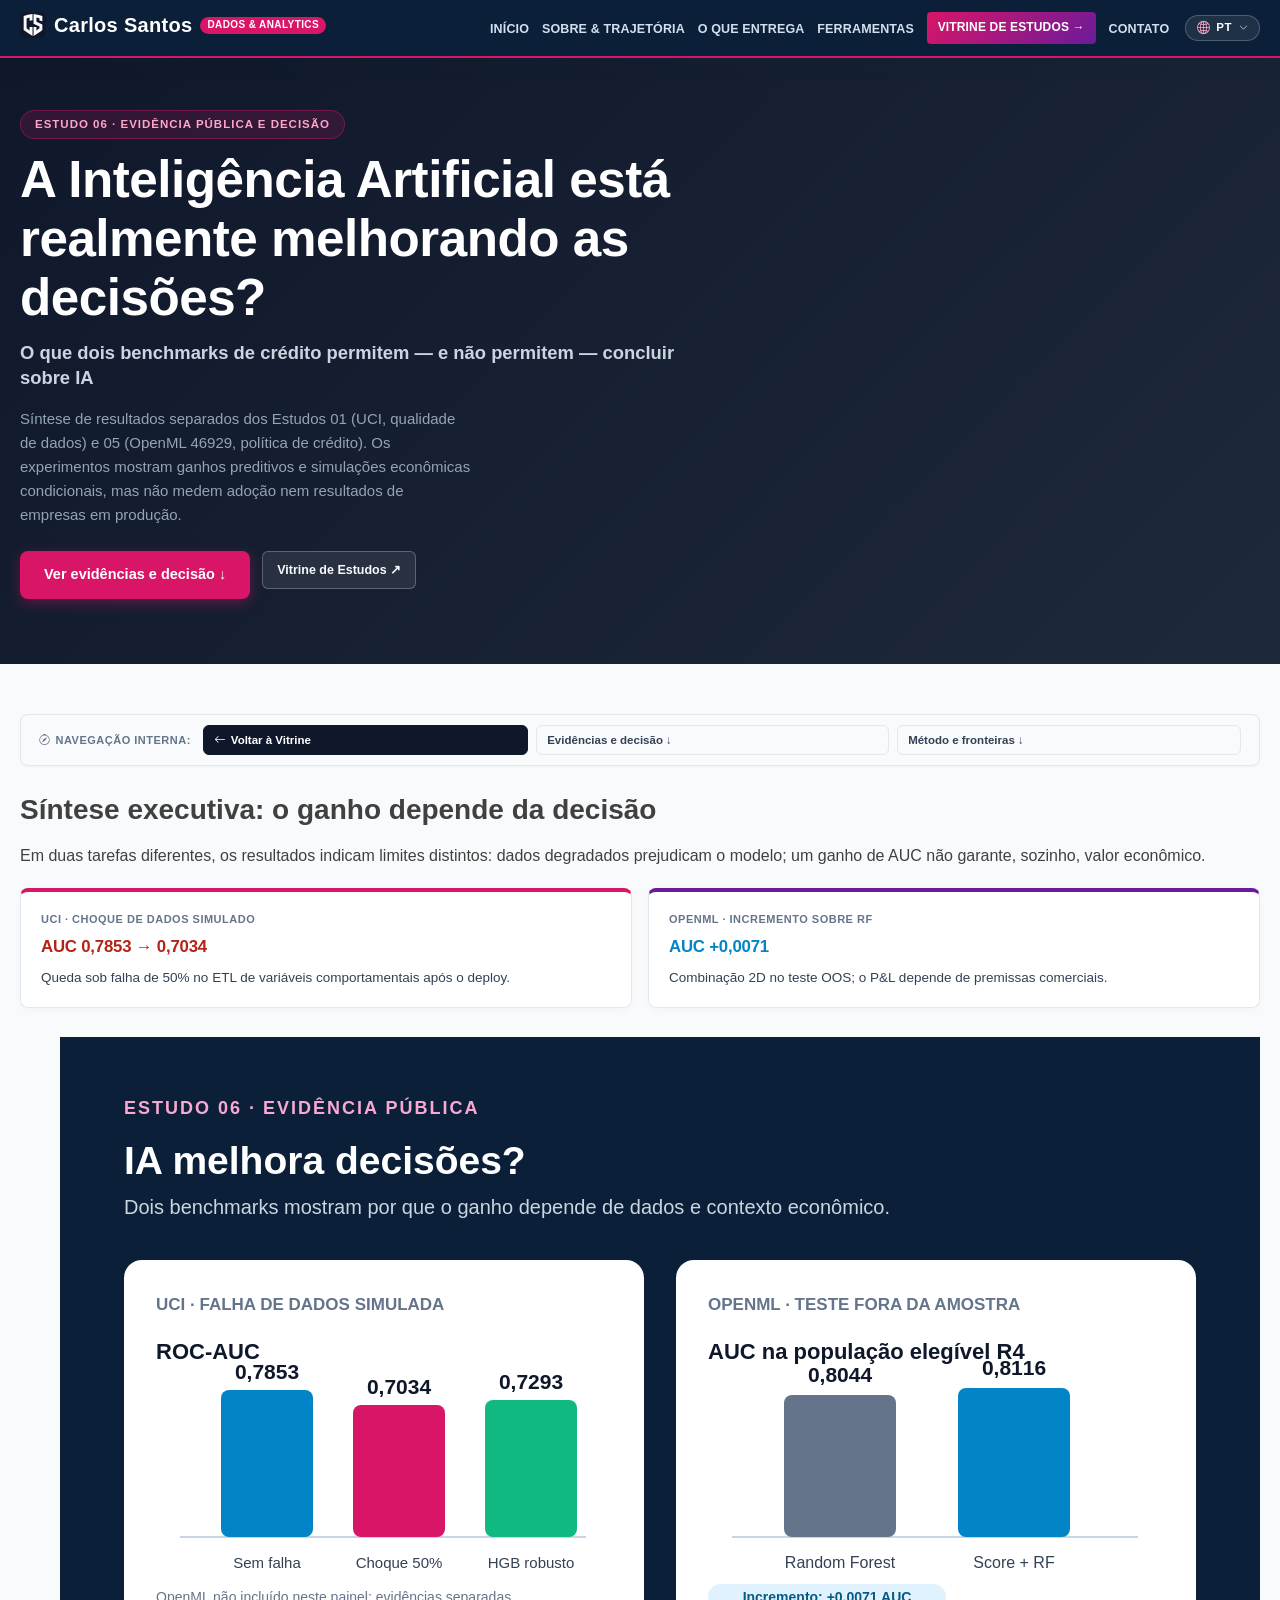
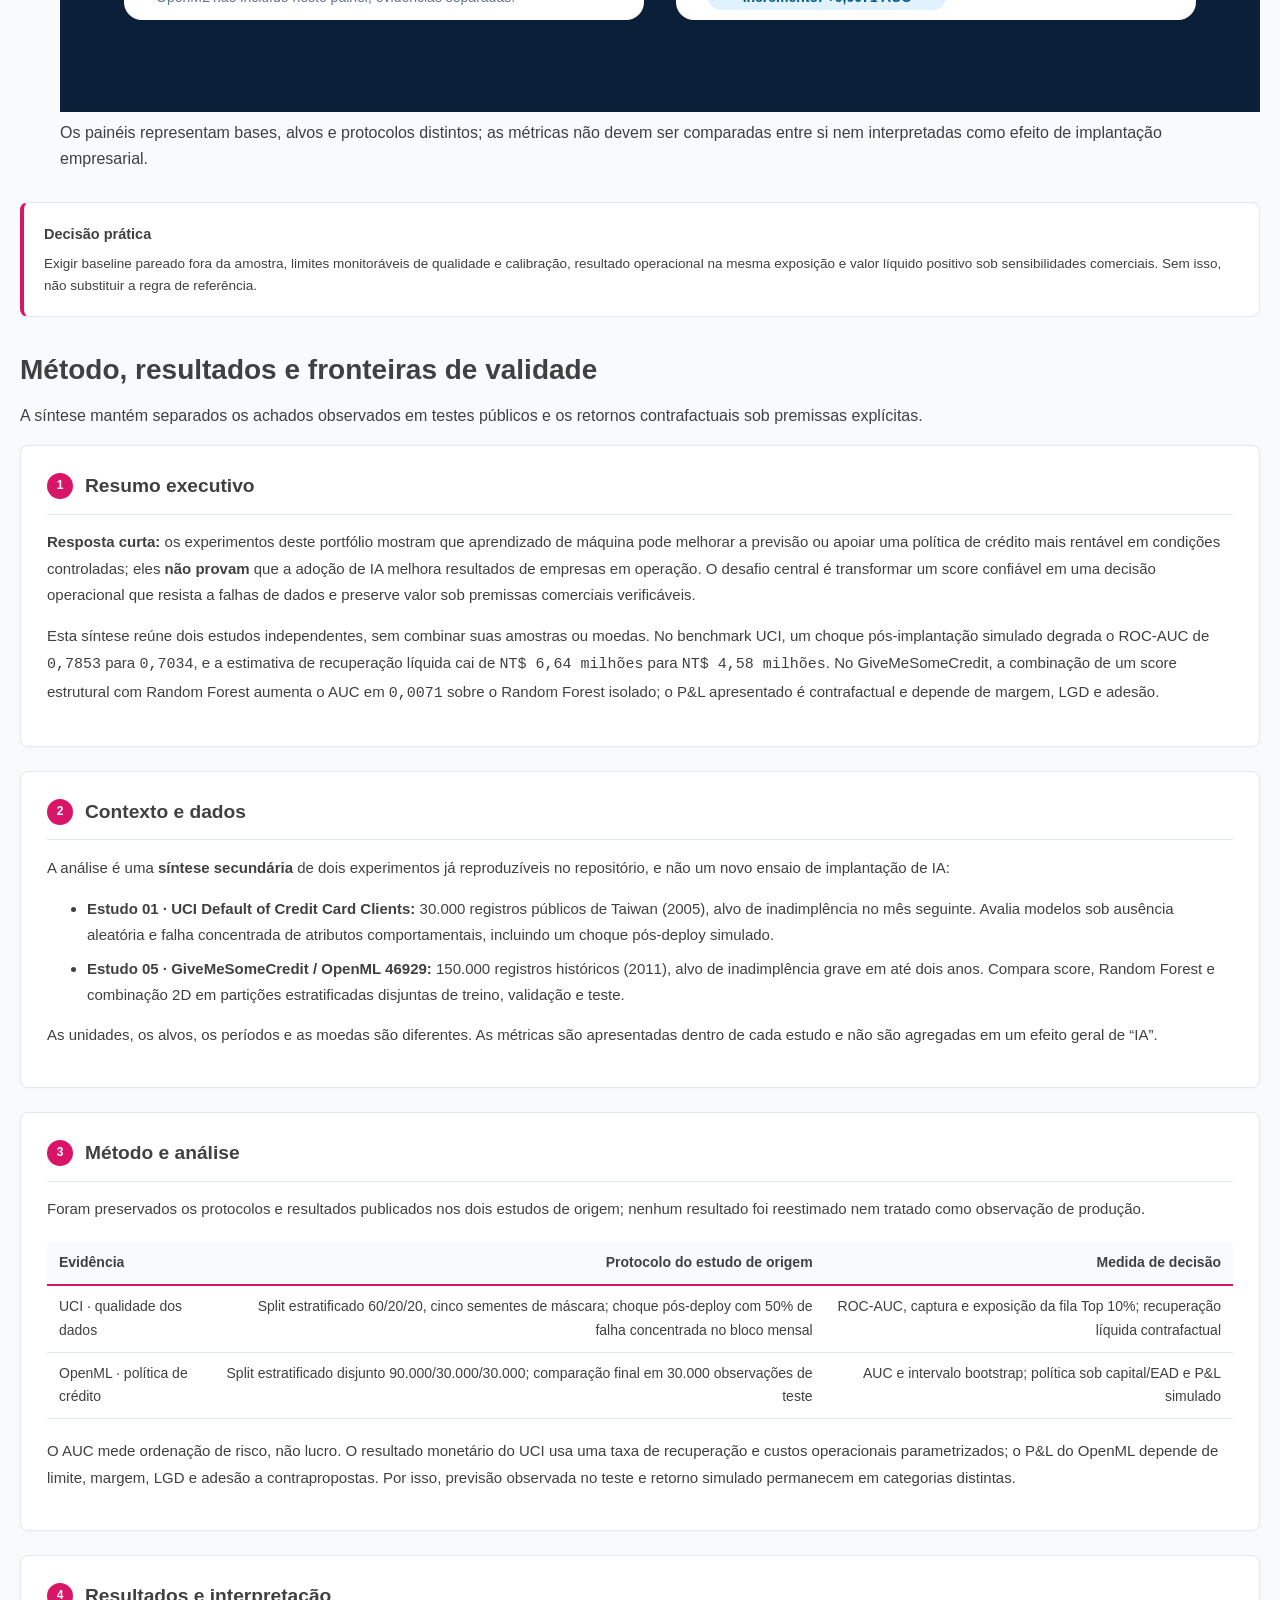
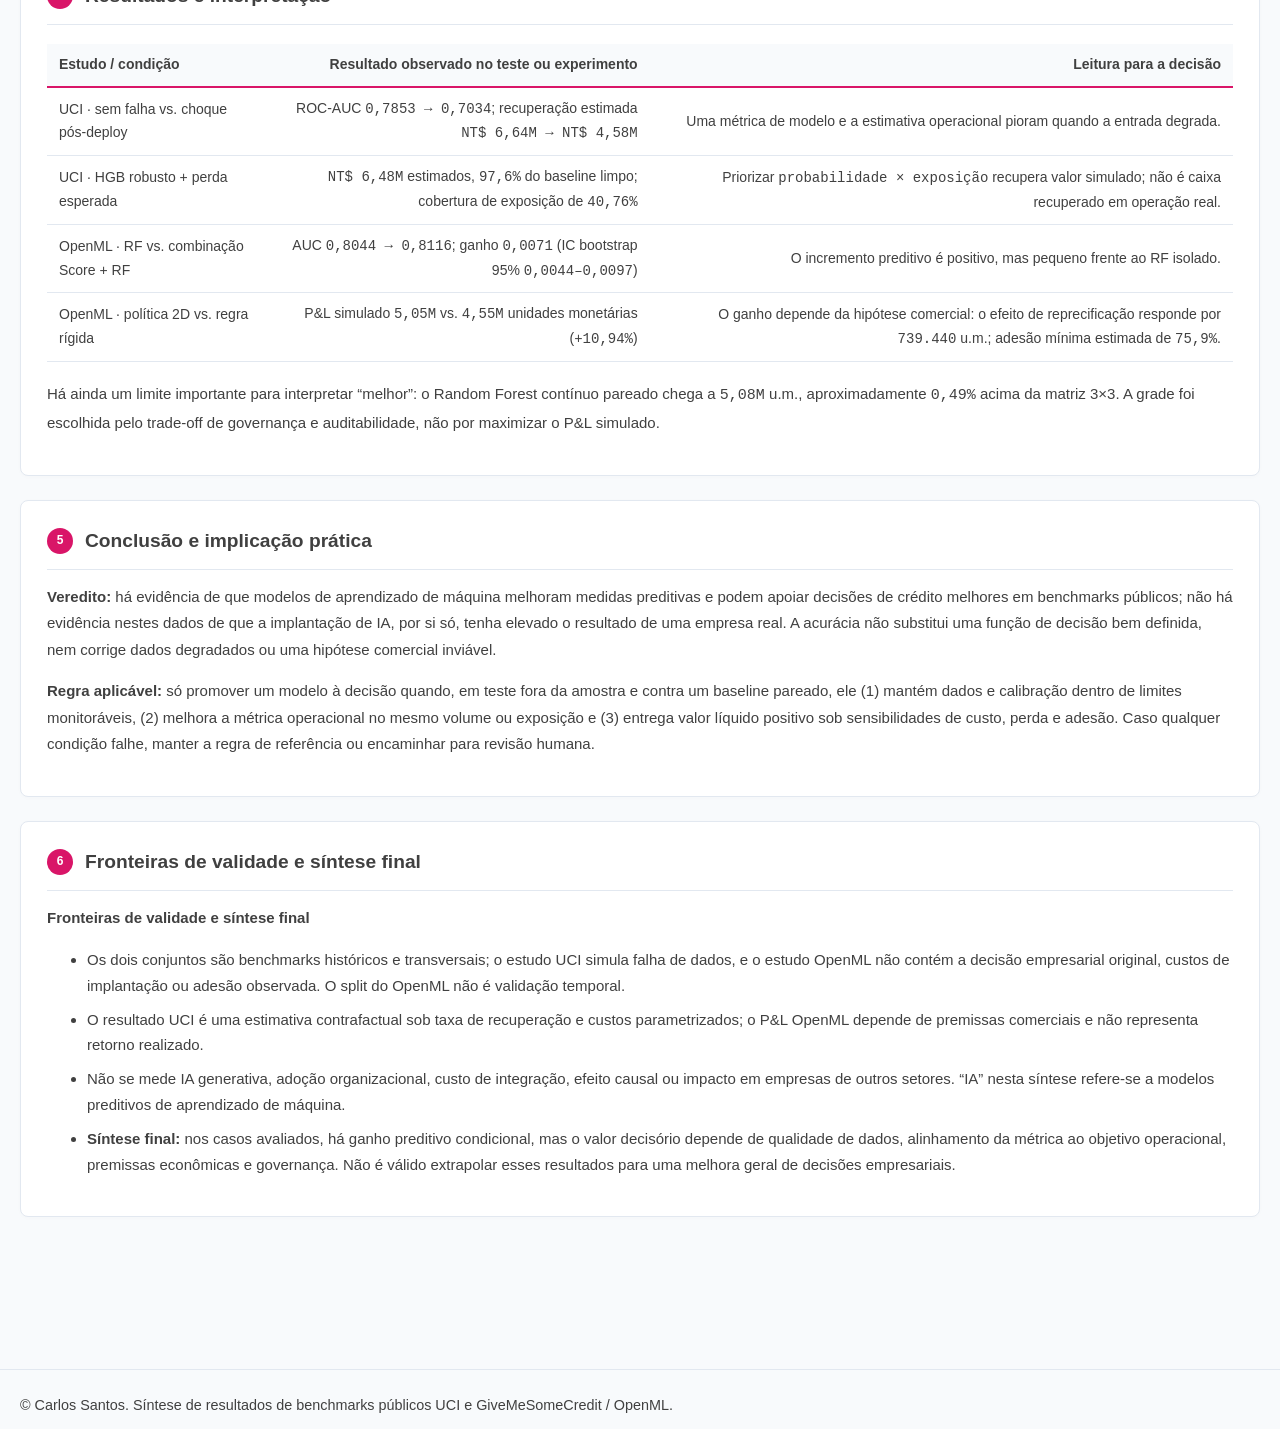
<file: estudo-ia-decisoes-empresas.html>
<!DOCTYPE html>
<html lang="pt-BR">
<head>
<meta charset="utf-8">
<meta name="viewport" content="width=device-width, initial-scale=1">
<link rel="icon" type="image/svg+xml" href="assets/img/favicon-cs-clean-v3.svg">
<link rel="alternate icon" href="favicon-cs-clean-v3.ico">
<link rel="apple-touch-icon" href="assets/img/apple-touch-icon-cs-v2.png">
<title>A Inteligência Artificial está realmente melhorando as decisões? | Carlos Santos</title>
<meta name="description" content="Síntese de evidências públicas sobre aprendizado de máquina, qualidade de dados e decisões de crédito, com fronteiras explícitas sobre o que os experimentos não provam.">
<link rel="canonical" href="https://carlosfelix06.github.io/estudo-ia-decisoes-empresas.html">
<meta property="og:type" content="article">
<meta property="og:title" content="A Inteligência Artificial está realmente melhorando as decisões? | Carlos Santos">
<meta property="og:description" content="Dois benchmarks públicos mostram ganhos preditivos condicionais, não o efeito de implantar IA em empresas reais.">
<meta property="og:url" content="https://carlosfelix06.github.io/estudo-ia-decisoes-empresas.html">
<meta property="og:image" content="https://carlosfelix06.github.io/assets/img/vitrine_estudo_06_ia_decisoes.svg">
<meta name="twitter:card" content="summary_large_image">
<meta name="twitter:title" content="A Inteligência Artificial está realmente melhorando as decisões? | Carlos Santos">
<meta name="twitter:description" content="Dois benchmarks públicos mostram ganhos preditivos condicionais, não o efeito de implantar IA em empresas reais.">
<meta name="twitter:image" content="https://carlosfelix06.github.io/assets/img/vitrine_estudo_06_ia_decisoes.svg">
<link rel="stylesheet" href="assets/vendor/bootstrap-icons/bootstrap-icons.css">
<link rel="stylesheet" href="assets/css/style.css?v=20261120_brandmark">
</head>
<body>
<header id="header">
  <div class="container header-inner">
    <div class="logo"><a href="index.html">
          <img class="brand-mark" src="assets/img/favicon-cs-clean-v3.svg" width="26" height="26" alt="" aria-hidden="true" decoding="async">
          Carlos Santos <span class="tagline-pill" data-i18n="tagline_pill">Dados &amp; Analytics</span></a></div>
    <div class="header-right">
      <nav id="navbar" aria-label="Navegação principal">
        <ul>
          <li><a href="index.html#hero" data-i18n="nav_home">Início</a></li>
          <li><a href="index.html#sobre" data-i18n="nav_about">Sobre &amp; Trajetória</a></li>
          <li><a href="index.html#entrega" data-i18n="nav_deliver">O que entrega</a></li>
          <li><a href="index.html#ferramentas" data-i18n="nav_tools">Ferramentas</a></li>
          <li><a href="estudos.html" class="nav-cta active" data-i18n="nav_studies">Vitrine de Estudos →</a></li>
          <li><a href="index.html#contato" data-i18n="nav_contact">Contato</a></li>
        </ul>
      </nav>
      <div class="lang-switcher" id="lang-switcher">
        <button type="button" class="lang-btn" id="lang-btn" aria-label="Selecionar idioma" aria-expanded="false">
          <i class="bi bi-globe2" style="font-size:13px; color:#FFA5C8;"></i>
          <span class="lang-code" id="lang-current-code">PT</span>
          <i class="bi bi-chevron-down" style="font-size:9px; margin-left:1px; opacity:0.8;"></i>
        </button>
        <ul class="lang-dropdown" id="lang-dropdown">
          <li><button type="button" class="lang-option active" data-lang="pt"><span class="lang-code-pill">PT</span> Português</button></li>
          <li><button type="button" class="lang-option" data-lang="en"><span class="lang-code-pill">EN</span> English</button></li>
          <li><button type="button" class="lang-option" data-lang="es"><span class="lang-code-pill">ES</span> Español</button></li>
        </ul>
      </div>
      <button type="button" class="mobile-nav-toggle" aria-label="Menu" aria-expanded="false" style="display:none;"><i class="bi bi-list"></i></button>
    </div>
  </div>
</header>
<section id="hero">
  <div class="container hero-grid">
    <div>
      <span class="hero-tag">Estudo 06 · Evidência pública e decisão</span>
      <h1 class="study-title">A Inteligência Artificial está realmente melhorando as decisões?</h1>
      <div class="hero-role">O que dois benchmarks de crédito permitem — e não permitem — concluir sobre IA</div>
      <p class="hero-summary">Síntese de resultados separados dos Estudos 01 (UCI, qualidade de dados) e 05 (OpenML 46929, política de crédito). Os experimentos mostram ganhos preditivos e simulações econômicas condicionais, mas não medem adoção nem resultados de empresas em produção.</p>
      <div class="hero-cta-group">
        <a class="btn-serasa" href="#evidencias">Ver evidências e decisão ↓</a>
        <a class="btn-pill-compact" href="estudos.html">Vitrine de Estudos ↗</a>
      </div>
    </div>
  </div>
</section>
<main>
  <section class="section" style="padding:2.5rem 0 4rem;">
    <div class="container">
      <div class="study-article">
        <div class="files">
          <span class="label-group"><i class="bi bi-compass"></i> Navegação Interna:</span>
          <a href="estudos.html" class="nav-back"><i class="bi bi-arrow-left"></i> Voltar à Vitrine</a>
          <a href="#evidencias" class="nav-step">Evidências e decisão ↓</a>
          <a href="#metodologia" class="nav-step">Método e fronteiras ↓</a>
        </div>
        <section id="evidencias" aria-label="Evidências quantitativas e conclusão" style="margin-top:1rem;">
          <h2 class="study-h2">Síntese executiva: o ganho depende da decisão</h2>
          <p class="study-sub">Em duas tarefas diferentes, os resultados indicam limites distintos: dados degradados prejudicam o modelo; um ganho de AUC não garante, sozinho, valor econômico.</p>
          <div class="study-kpis" style="margin:1.2rem 0 1.8rem;">
            <article class="study-kpi">
              <div class="study-kpi-label">UCI · Choque de dados simulado</div>
              <div class="study-kpi-value" style="color:#B42318;">AUC 0,7853 → 0,7034</div>
              <div class="study-kpi-note">Queda sob falha de 50% no ETL de variáveis comportamentais após o deploy.</div>
            </article>
            <article class="study-kpi">
              <div class="study-kpi-label">OpenML · Incremento sobre RF</div>
              <div class="study-kpi-value" style="color:#0284C7;">AUC +0,0071</div>
              <div class="study-kpi-note">Combinação 2D no teste OOS; o P&amp;L depende de premissas comerciais.</div>
            </article>
          </div>
          <figure class="study-figure">
            <img src="assets/img/vitrine_estudo_06_ia_decisoes.svg" alt="Dois resultados separados: o AUC do benchmark UCI cai com a falha simulada de dados, enquanto no OpenML a combinação de modelos eleva o AUC em 0,0071 sobre o Random Forest.">
            <figcaption>Os painéis representam bases, alvos e protocolos distintos; as métricas não devem ser comparadas entre si nem interpretadas como efeito de implantação empresarial.</figcaption>
          </figure>
          <div class="study-note" style="background:#FFFFFF;border:1px solid var(--line);border-left:4px solid #D91568;border-radius:8px;padding:18px 20px;margin:1.8rem 0 2.2rem;">
            <strong style="color:var(--ink-heading);font-size:14.5px;">Decisão prática</strong>
            <p style="margin:6px 0 0;font-size:13.5px;color:var(--ink);">Exigir baseline pareado fora da amostra, limites monitoráveis de qualidade e calibração, resultado operacional na mesma exposição e valor líquido positivo sob sensibilidades comerciais. Sem isso, não substituir a regra de referência.</p>
          </div>
        </section>
        <section id="metodologia" style="margin-top:2.2rem;">
          <h2 class="study-h2">Método, resultados e fronteiras de validade</h2>
          <p class="study-sub">A síntese mantém separados os achados observados em testes públicos e os retornos contrafactuais sob premissas explícitas.</p>
          <section id="etapa-1" class="canonical-step" style="background:#FFFFFF; border:1px solid var(--line); border-radius:8px; padding:24px 26px; margin-bottom:1.5rem; box-shadow:0 1px 4px rgba(0,0,0,0.02);">  <div style="display:flex; align-items:center; gap:12px; margin-bottom:14px; border-bottom:1px solid var(--line); padding-bottom:12px;">    <span style="background:var(--primary); color:#FFFFFF; font-size:12px; font-weight:800; width:26px; height:26px; border-radius:50%; display:grid; place-items:center;">1</span>    <h3 style="font-size:1.2rem; font-weight:800; color:var(--ink-heading); margin:0;">Resumo executivo</h3>  </div>  <div class="canonical-content" style="color:var(--ink); font-size:15px; line-height:1.7;"><p><strong>Resposta curta:</strong> os experimentos deste portfólio mostram que aprendizado de máquina pode melhorar a previsão ou apoiar uma política de crédito mais rentável em condições controladas; eles <strong>não provam</strong> que a adoção de IA melhora resultados de empresas em operação. O desafio central é transformar um score confiável em uma decisão operacional que resista a falhas de dados e preserve valor sob premissas comerciais verificáveis.</p>
<p>Esta síntese reúne dois estudos independentes, sem combinar suas amostras ou moedas. No benchmark UCI, um choque pós-implantação simulado degrada o ROC-AUC de <code>0,7853</code> para <code>0,7034</code>, e a estimativa de recuperação líquida cai de <code>NT$ 6,64 milhões</code> para <code>NT$ 4,58 milhões</code>. No GiveMeSomeCredit, a combinação de um score estrutural com Random Forest aumenta o AUC em <code>0,0071</code> sobre o Random Forest isolado; o P&amp;L apresentado é contrafactual e depende de margem, LGD e adesão.</p></div></section>
<section id="etapa-2" class="canonical-step" style="background:#FFFFFF; border:1px solid var(--line); border-radius:8px; padding:24px 26px; margin-bottom:1.5rem; box-shadow:0 1px 4px rgba(0,0,0,0.02);">  <div style="display:flex; align-items:center; gap:12px; margin-bottom:14px; border-bottom:1px solid var(--line); padding-bottom:12px;">    <span style="background:var(--primary); color:#FFFFFF; font-size:12px; font-weight:800; width:26px; height:26px; border-radius:50%; display:grid; place-items:center;">2</span>    <h3 style="font-size:1.2rem; font-weight:800; color:var(--ink-heading); margin:0;">Contexto e dados</h3>  </div>  <div class="canonical-content" style="color:var(--ink); font-size:15px; line-height:1.7;"><p>A análise é uma <strong>síntese secundária</strong> de dois experimentos já reproduzíveis no repositório, e não um novo ensaio de implantação de IA:</p>
<ul>
<li><strong>Estudo 01 · UCI Default of Credit Card Clients:</strong> 30.000 registros públicos de Taiwan (2005), alvo de inadimplência no mês seguinte. Avalia modelos sob ausência aleatória e falha concentrada de atributos comportamentais, incluindo um choque pós-deploy simulado.</li>
<li><strong>Estudo 05 · GiveMeSomeCredit / OpenML 46929:</strong> 150.000 registros históricos (2011), alvo de inadimplência grave em até dois anos. Compara score, Random Forest e combinação 2D em partições estratificadas disjuntas de treino, validação e teste.</li>
</ul>
<p>As unidades, os alvos, os períodos e as moedas são diferentes. As métricas são apresentadas dentro de cada estudo e não são agregadas em um efeito geral de “IA”.</p></div></section>
<section id="etapa-3" class="canonical-step" style="background:#FFFFFF; border:1px solid var(--line); border-radius:8px; padding:24px 26px; margin-bottom:1.5rem; box-shadow:0 1px 4px rgba(0,0,0,0.02);">  <div style="display:flex; align-items:center; gap:12px; margin-bottom:14px; border-bottom:1px solid var(--line); padding-bottom:12px;">    <span style="background:var(--primary); color:#FFFFFF; font-size:12px; font-weight:800; width:26px; height:26px; border-radius:50%; display:grid; place-items:center;">3</span>    <h3 style="font-size:1.2rem; font-weight:800; color:var(--ink-heading); margin:0;">Método e análise</h3>  </div>  <div class="canonical-content" style="color:var(--ink); font-size:15px; line-height:1.7;"><p>Foram preservados os protocolos e resultados publicados nos dois estudos de origem; nenhum resultado foi reestimado nem tratado como observação de produção.</p>
<div class="wrap"><table><thead><tr>
<th>Evidência</th>
<th class="num">Protocolo do estudo de origem</th>
<th class="num">Medida de decisão</th>
</tr></thead><tbody>
<tr>
<td>UCI · qualidade dos dados</td>
<td class="num">Split estratificado 60/20/20, cinco sementes de máscara; choque pós-deploy com 50% de falha concentrada no bloco mensal</td>
<td class="num">ROC-AUC, captura e exposição da fila Top 10%; recuperação líquida contrafactual</td>
</tr>
<tr>
<td>OpenML · política de crédito</td>
<td class="num">Split estratificado disjunto 90.000/30.000/30.000; comparação final em 30.000 observações de teste</td>
<td class="num">AUC e intervalo bootstrap; política sob capital/EAD e P&amp;L simulado</td>
</tr>
</tbody></table></div>
<p>O AUC mede ordenação de risco, não lucro. O resultado monetário do UCI usa uma taxa de recuperação e custos operacionais parametrizados; o P&amp;L do OpenML depende de limite, margem, LGD e adesão a contrapropostas. Por isso, previsão observada no teste e retorno simulado permanecem em categorias distintas.</p></div></section>
<section id="etapa-4" class="canonical-step" style="background:#FFFFFF; border:1px solid var(--line); border-radius:8px; padding:24px 26px; margin-bottom:1.5rem; box-shadow:0 1px 4px rgba(0,0,0,0.02);">  <div style="display:flex; align-items:center; gap:12px; margin-bottom:14px; border-bottom:1px solid var(--line); padding-bottom:12px;">    <span style="background:var(--primary); color:#FFFFFF; font-size:12px; font-weight:800; width:26px; height:26px; border-radius:50%; display:grid; place-items:center;">4</span>    <h3 style="font-size:1.2rem; font-weight:800; color:var(--ink-heading); margin:0;">Resultados e interpretação</h3>  </div>  <div class="canonical-content" style="color:var(--ink); font-size:15px; line-height:1.7;"><div class="wrap"><table><thead><tr>
<th>Estudo / condição</th>
<th class="num">Resultado observado no teste ou experimento</th>
<th class="num">Leitura para a decisão</th>
</tr></thead><tbody>
<tr>
<td>UCI · sem falha vs. choque pós-deploy</td>
<td class="num">ROC-AUC <code>0,7853 → 0,7034</code>; recuperação estimada <code>NT$ 6,64M → NT$ 4,58M</code></td>
<td class="num">Uma métrica de modelo e a estimativa operacional pioram quando a entrada degrada.</td>
</tr>
<tr>
<td>UCI · HGB robusto + perda esperada</td>
<td class="num"><code>NT$ 6,48M</code> estimados, <code>97,6%</code> do baseline limpo; cobertura de exposição de <code>40,76%</code></td>
<td class="num">Priorizar <code>probabilidade × exposição</code> recupera valor simulado; não é caixa recuperado em operação real.</td>
</tr>
<tr>
<td>OpenML · RF vs. combinação Score + RF</td>
<td class="num">AUC <code>0,8044 → 0,8116</code>; ganho <code>0,0071</code> (IC bootstrap 95% <code>0,0044–0,0097</code>)</td>
<td class="num">O incremento preditivo é positivo, mas pequeno frente ao RF isolado.</td>
</tr>
<tr>
<td>OpenML · política 2D vs. regra rígida</td>
<td class="num">P&amp;L simulado <code>5,05M</code> vs. <code>4,55M</code> unidades monetárias (<code>+10,94%</code>)</td>
<td class="num">O ganho depende da hipótese comercial: o efeito de reprecificação responde por <code>739.440</code> u.m.; adesão mínima estimada de <code>75,9%</code>.</td>
</tr>
</tbody></table></div>
<p>Há ainda um limite importante para interpretar “melhor”: o Random Forest contínuo pareado chega a <code>5,08M</code> u.m., aproximadamente <code>0,49%</code> acima da matriz 3×3. A grade foi escolhida pelo trade-off de governança e auditabilidade, não por maximizar o P&amp;L simulado.</p></div></section>
<section id="etapa-5" class="canonical-step" style="background:#FFFFFF; border:1px solid var(--line); border-radius:8px; padding:24px 26px; margin-bottom:1.5rem; box-shadow:0 1px 4px rgba(0,0,0,0.02);">  <div style="display:flex; align-items:center; gap:12px; margin-bottom:14px; border-bottom:1px solid var(--line); padding-bottom:12px;">    <span style="background:var(--primary); color:#FFFFFF; font-size:12px; font-weight:800; width:26px; height:26px; border-radius:50%; display:grid; place-items:center;">5</span>    <h3 style="font-size:1.2rem; font-weight:800; color:var(--ink-heading); margin:0;">Conclusão e implicação prática</h3>  </div>  <div class="canonical-content" style="color:var(--ink); font-size:15px; line-height:1.7;"><p><strong>Veredito:</strong> há evidência de que modelos de aprendizado de máquina melhoram medidas preditivas e podem apoiar decisões de crédito melhores em benchmarks públicos; não há evidência nestes dados de que a implantação de IA, por si só, tenha elevado o resultado de uma empresa real. A acurácia não substitui uma função de decisão bem definida, nem corrige dados degradados ou uma hipótese comercial inviável.</p>
<p><strong>Regra aplicável:</strong> só promover um modelo à decisão quando, em teste fora da amostra e contra um baseline pareado, ele (1) mantém dados e calibração dentro de limites monitoráveis, (2) melhora a métrica operacional no mesmo volume ou exposição e (3) entrega valor líquido positivo sob sensibilidades de custo, perda e adesão. Caso qualquer condição falhe, manter a regra de referência ou encaminhar para revisão humana.</p></div></section>
<section id="etapa-6" class="canonical-step" style="background:#FFFFFF; border:1px solid var(--line); border-radius:8px; padding:24px 26px; margin-bottom:1.5rem; box-shadow:0 1px 4px rgba(0,0,0,0.02);">  <div style="display:flex; align-items:center; gap:12px; margin-bottom:14px; border-bottom:1px solid var(--line); padding-bottom:12px;">    <span style="background:var(--primary); color:#FFFFFF; font-size:12px; font-weight:800; width:26px; height:26px; border-radius:50%; display:grid; place-items:center;">6</span>    <h3 style="font-size:1.2rem; font-weight:800; color:var(--ink-heading); margin:0;">Fronteiras de validade e síntese final</h3>  </div>  <div class="canonical-content" style="color:var(--ink); font-size:15px; line-height:1.7;"><p><strong>Fronteiras de validade e síntese final</strong></p>
<ul>
<li>Os dois conjuntos são benchmarks históricos e transversais; o estudo UCI simula falha de dados, e o estudo OpenML não contém a decisão empresarial original, custos de implantação ou adesão observada. O split do OpenML não é validação temporal.</li>
<li>O resultado UCI é uma estimativa contrafactual sob taxa de recuperação e custos parametrizados; o P&amp;L OpenML depende de premissas comerciais e não representa retorno realizado.</li>
<li>Não se mede IA generativa, adoção organizacional, custo de integração, efeito causal ou impacto em empresas de outros setores. “IA” nesta síntese refere-se a modelos preditivos de aprendizado de máquina.</li>
<li><strong>Síntese final:</strong> nos casos avaliados, há ganho preditivo condicional, mas o valor decisório depende de qualidade de dados, alinhamento da métrica ao objetivo operacional, premissas econômicas e governança. Não é válido extrapolar esses resultados para uma melhora geral de decisões empresariais.</li>
</ul></div></section>
        </section>
      </div>
    </div>
  </section>
</main>
<footer class="site-footer"><div class="container"><p>&copy; Carlos Santos. Síntese de resultados de benchmarks públicos UCI e GiveMeSomeCredit / OpenML.</p></div></footer>
<script>
  window.toggleExtraTools = function() {
    const container = document.getElementById('tools-extra-container');
    const btn = document.getElementById('btn-toggle-tools');
    if (!container || !btn) return;
    const lang = document.documentElement.lang || 'pt';
    const dict = (typeof I18N_DATA !== 'undefined' && I18N_DATA[lang]) ? I18N_DATA[lang] : {};
    const isHidden = container.style.display === 'none' || container.style.display === '';
    if (isHidden) {
      container.style.display = 'block';
      btn.setAttribute('aria-expanded', 'true');
      const lessTxt = dict.tools_btn_less || 'Ver menos tecnologias';
      btn.innerHTML = '<span data-i18n="tools_btn_less">' + lessTxt + '</span> <svg width="15" height="15" viewBox="0 0 24 24" fill="none" stroke="currentColor" stroke-width="2.5" stroke-linecap="round" stroke-linejoin="round"><polyline points="18 15 12 9 6 15"></polyline></svg>';
    } else {
      container.style.display = 'none';
      btn.setAttribute('aria-expanded', 'false');
      const moreTxt = dict.tools_btn_more || 'Ver todas as tecnologias (+21)';
      btn.innerHTML = '<span data-i18n="tools_btn_more">' + moreTxt + '</span> <svg width="15" height="15" viewBox="0 0 24 24" fill="none" stroke="currentColor" stroke-width="2.5" stroke-linecap="round" stroke-linejoin="round"><polyline points="6 9 12 15 18 9"></polyline></svg>';
    }
  };

  window.toggleTrajectoryCases = function() {
    const container = document.getElementById('trajectory-cases-container');
    const btn = document.getElementById('btn-toggle-cases');
    if (!container || !btn) return;
    const lang = document.documentElement.lang || 'pt';
    const dict = (typeof I18N_DATA !== 'undefined' && I18N_DATA[lang]) ? I18N_DATA[lang] : {};
    const isHidden = container.style.display === 'none' || container.style.display === '';
    if (isHidden) {
      container.style.display = 'block';
      btn.setAttribute('aria-expanded', 'true');
      const lessTxt = dict.cases_btn_less || 'Ocultar Laboratório de Pesquisa & Benchmarks';
      btn.innerHTML = '<span data-i18n="cases_btn_less">' + lessTxt + '</span> <svg width="15" height="15" viewBox="0 0 24 24" fill="none" stroke="currentColor" stroke-width="2.5" stroke-linecap="round" stroke-linejoin="round"><polyline points="18 15 12 9 6 15"></polyline></svg>';
    } else {
      container.style.display = 'none';
      btn.setAttribute('aria-expanded', 'false');
      const moreTxt = dict.cases_btn_more || 'Ver Laboratório de Pesquisa & Benchmarks Autorais (+3)';
      btn.innerHTML = '<span data-i18n="cases_btn_more">' + moreTxt + '</span> <svg width="15" height="15" viewBox="0 0 24 24" fill="none" stroke="currentColor" stroke-width="2.5" stroke-linecap="round" stroke-linejoin="round"><polyline points="6 9 12 15 18 9"></polyline></svg>';
    }
  };

(function () {
  "use strict";

  function initMobileNav() {
    const navbar = document.querySelector("#navbar");
    const toggle = document.querySelector(".mobile-nav-toggle");
    if (!navbar || !toggle) return;

    toggle.addEventListener("click", function (e) {
      e.stopPropagation();
      const isOpen = navbar.classList.toggle("navbar-mobile");
      toggle.setAttribute("aria-expanded", isOpen ? "true" : "false");
      const icon = toggle.querySelector("i");
      if (icon) {
        if (isOpen) {
          icon.classList.remove("bi-list");
          icon.classList.add("bi-x");
        } else {
          icon.classList.remove("bi-x");
          icon.classList.add("bi-list");
        }
      }
    });

    navbar.querySelectorAll("a").forEach(function (link) {
      link.addEventListener("click", function () {
        navbar.classList.remove("navbar-mobile");
        toggle.setAttribute("aria-expanded", "false");
        const icon = toggle.querySelector("i");
        if (icon) {
          icon.classList.remove("bi-x");
          icon.classList.add("bi-list");
        }
      });
    });

    document.addEventListener("click", function (e) {
      if (navbar.classList.contains("navbar-mobile") && !navbar.contains(e.target) && !toggle.contains(e.target)) {
        navbar.classList.remove("navbar-mobile");
        toggle.setAttribute("aria-expanded", "false");
        const icon = toggle.querySelector("i");
        if (icon) {
          icon.classList.remove("bi-x");
          icon.classList.add("bi-list");
        }
      }
    });
  }


  // ===================================================
  // INTERNACIONALIZAÇÃO (PT / EN / ES) COM LOCALSTORAGE
  // ===================================================
  const I18N_DATA = {
  "pt": {
    "tagline_pill": "Dados & Analytics",
    "nav_home": "Início",
    "nav_about": "Sobre & Trajetória",
    "nav_deliver": "O que entrega",
    "nav_tools": "Ferramentas",
    "nav_studies": "Vitrine de Estudos →",
    "nav_contact": "Contato",
    "hero_tag": "Dados · Analytics · Decisão",
    "hero_role": "Especialista em Dados & Analytics com foco em Risco de Crédito, Qualidade de Dados e Decisão Operacional",
    "hero_summary": "Conecto investigação profunda de regras e bases de dados a diagnósticos claros e ações operacionais que geram resultado direto para o negócio.",
    "hero_cta_studies": "Acessar Vitrine de Estudos →",
    "hero_cta_credit": "Ver Estudo de Crédito",
    "hero_card_kicker": "Últimos Estudos",
    "hero_card_sub": "Clique em qualquer entrega para abrir os dados e o código:",
    "hero_diff_label": "Previsão de Crédito · Banco Central",
    "hero_diff_val": "Reduziu o erro de projeção (MAE) em <strong>R$ 7,39 bi/mês (-54%)</strong> com calendário ANBIMA →",
    "hero_domain_label": "Qualidade de Dados & Cobrança · 30 mil contas",
    "hero_domain_val": "Estima <strong>NT$ 6,48M (97,6%)</strong> em simulação sob premissas operacionais; não é recuperação real →",
    "hero_method_label": "Base Única de Empresas (MDM) · 7.905 registros CVM",
    "hero_method_val": "Eliminou <strong>14,8%</strong> de duplicidades e unificou empresas e fundos em visão confiável →",
    "hero_avail_label": "Taxas Bancárias & Renda Regional · 138 Bancos + IBGE",
    "hero_avail_val": "Mapeou dispersão de até <strong>15,6x</strong> entre bancos e avaliou a renda regional separadamente →",
    "about_title": "Sobre mim & Trajetória",
    "about_sub": "Uma visão sobre a bagagem técnica, postura analítica e como gero impacto nas operações.",
    "about_bio_p1": "Atuo na interseção entre <strong>Dados, Analytics e Operações de Negócio</strong>, investigando a origem, a granularidade e as regras das informações para construir indicadores confiáveis, identificar oportunidades e apoiar decisões estratégicas e operacionais.",
    "about_quote": "“Indicadores consolidados podem esconder falhas operacionais. Uma análise eficiente começa pela qualidade dos dados, pelas regras de negócio e pela compreensão do problema.”",
    "about_bio_p2": "Com foco em <strong>risco de crédito, funil de conversão, conciliação de indicadores e qualidade de dados</strong>, uno ferramentas escaláveis (SQL avançado, pipelines em Python, DuckDB e Databricks) à modelagem de negócio (Power BI, DAX e governança de KPIs) para assegurar que liderança e operação tomem decisões alinhadas e rastreáveis.",
    "cred_edu_label": "01 · FORMAÇÃO ACADÊMICA",
    "cred_edu_title": "Formação em Computação, Big Data e Estatística",
    "cred_edu_desc": "• Bacharelado em <strong>Ciência da Computação</strong> (Faculdade Sumaré)<br>• Pós-graduação em <strong>Big Data</strong> (Univ. Anhembi Morumbi)<br>• Pós-graduação em <strong>Estatística Aplicada</strong> (FMU)",
    "cred_spec_label": "02 · ÁREAS DE ESPECIALIDADE",
    "cred_spec_title": "Frentes Centrais de Atuação",
    "cred_spec_desc": "• <strong>Crédito:</strong> Escoragem, políticas de limite, priorização de cobrança.<br>• <strong>Qualidade (DQ):</strong> Data contracts, monitoramento de ausência e drift.<br>• <strong>BI & Receita:</strong> Modelagem dimensional, funil e conciliação de bases.",
    "cred_ops_label": "03 · POSTURA OPERACIONAL",
    "cred_ops_title": "Do Diagnóstico à Ação",
    "cred_ops_desc": "• <strong>Rigor & Causalidade:</strong> Separação entre correlação e causalidade real.<br>• <strong>Comunicação em Camadas:</strong> Executiva para diretoria e técnica para squads.<br>• <strong>Reprodutibilidade:</strong> Pipelines auditáveis sem dependência de processos manuais.",
    "deliver_title": "O que eu entrego",
    "deliver_sub": "Capacidades analíticas aplicadas para resolver problemas reais de operações e gestão:",
    "deliv_dashboards": "Dashboards",
    "deliv_dashboards_p": "Painéis executivos com indicadores confiáveis, análises detalhadas e acompanhamento de resultados.",
    "deliv_dashboards_link": "Ver painéis e modelos →",
    "deliv_analyses": "Análises & Estudos",
    "deliv_analyses_p": "Investigações de crédito, cobrança e receita para identificar causas, riscos e oportunidades.",
    "deliv_analyses_link": "Ver estudo de crédito →",
    "deliv_automations": "Automações",
    "deliv_automations_p": "Processos em Python e SQL para reduzir retrabalho, validar informações e aumentar a eficiência.",
    "deliv_automations_link": "Ver pipeline e simulador →",
    "deliv_governance": "Governança de Dados",
    "deliv_governance_p": "Qualidade, conciliação e regras de negócio para garantir consistência e confiabilidade dos indicadores.",
    "deliv_governance_link": "Ver auditoria e DQ →",
    "deliv_traceability": "Rastreabilidade",
    "deliv_traceability_p": "Código versionado, documentação técnica e histórico das regras e transformações aplicadas.",
    "deliv_traceability_link": "Ver repositório no GitHub ↗",
    "tools_title": "Ferramentas & Tecnologias",
    "tools_sub": "Ecossistema tecnológico organizado por especialidade para engenharia de dados, modelagem preditiva e analytics:",
    "showcase_title": "Vitrine de Estudos & Projetos",
    "showcase_sub": "Análises aprofundadas com metodologia reproduzível, dados quantitativos e impacto direto na decisão operacional:",
    "showcase_recent_badge": "Últimos Estudos Publicados (Vitrine em Destaque)",
    "study04_badge": "Estudo 04 · Backtest BCB SGS",
    "study04_meta": "Piso de Ruído na Projeção de Concessões de Crédito PF · 57 meses reais",
    "study04_title": "Previsão de Crédito PF: Backtest Walk-Forward e Efeito Calendário",
    "study04_desc": "Incluir feriados nacionais ANBIMA e dias úteis reduz o erro absoluto de projeção (MAE) de <strong>R$ 13,63 bi para R$ 6,24 bi/mês (-R$ 7,39 bi/mês em acurácia de planejamento)</strong> e coloca <strong>97,0%</strong> dos meses na meta ±5%. <em>Método:</em> backtest walk-forward em 33 origens reais (<code>wMAPE 2,79% · Ljung-Box p = 0,403</code>).",
    "study04_btn_study": "Ler Estudo e Método →",
    "study04_btn_json": "Dados JSON",
    "study05_badge": "Estudo 05 · Política de Crédito & Decisão",
    "study05_meta": "GiveMeSomeCredit (OpenML 46929) · 150.000 registros históricos",
    "study05_title": "Otimização de Política de Crédito: Maximizando o Retorno com Score e Machine Learning",
    "study05_desc": "Separa eliminatórios por gravidade (<code>R1→R2→R3</code>) e aplica Matriz 3×3 na R4: <strong>5,05M u.m.</strong> de P&amp;L simulado (+10,9% sobre a regra rígida de 4,55M). O ganho decorre da precificação de risco no Cluster B (+739k u.m.), exigindo adesão mínima de 75,9%. O RF 1D pareado rende 5,08M (−0,49%): a matriz entrega 9 células auditáveis.",
    "study05_btn_study": "Ler Estudo e Simulador →",
    "study06_badge": "Estudo 06 · IA, evidência e decisão",
    "study06_meta": "Síntese dos Estudos 01 (UCI) e 05 (OpenML) · dados públicos",
    "study06_title": "A Inteligência Artificial está realmente melhorando as decisões?",
    "study06_desc": "Dois benchmarks mostram ganhos condicionais, não um efeito de implantação empresarial: sob falha de dados simulada, o AUC cai de 0,7853 para 0,7034; no OpenML, a combinação soma 0,0071 de AUC, enquanto o retorno depende de premissas comerciais.",
    "study06_btn_study": "Ler Estudo e Evidências →",
    "hero_policy_label": "Concessão de Crédito & IA · 150 mil registros históricos",
    "hero_policy_val": "Elevou o P&amp;L simulado em <strong>+10,9%</strong> sobre a regra rígida, com Bad Rate EAD de <strong>1,05%</strong> (perda bruta de 0,69%) →",
    "study03_badge": "Estudo 03 · 138 Bancos + 108 UF-Anos",
    "study03_meta": "BCB Olinda (11m) + IBGE 2022–2025",
    "study03_title": "Onde Bancos Cobram Mais Caro e Limites da Renda Regional",
    "study03_desc": "Duas conclusões independentes, sem inferência causal: o posicionamento das taxas de <strong>138 bancos</strong> persiste por 11 meses (<code>ρ = 0,866</code>); em <strong>108 UF-anos</strong>, renda estadual isolada não supera a inércia ao prever inadimplência (<code>MAE 1,28 vs 0,95 p.p.</code>).",
    "study03_btn_study": "Ler Estudo e Método →",
    "sidebar_title": "Demais Estudos",
    "sidebar_badge": "Acervo",
    "sidebar_intro": "Estudos aprofundados com simuladores interativos e modelos executivos:",
    "study01_badge": "Estudo 01 · UCI Credit Default",
    "study01_title": "Impacto da Qualidade dos Dados no Risco de Inadimplência",
    "study01_desc": "Em experimento simulado com 30.000 contas UCI, tratamento nativo de ausências + Perda Esperada estima <strong>NT$ 6,48M (97,6%) sob premissas operacionais</strong>; não é recuperação efetiva observada em operação real.",
    "study01_btn_study": "Ler estudo →",
    "study01_btn_sim": "Simulador",
    "study01_btn_code": "Código ↗",
    "study02_badge": "Estudo 02 · Dados Abertos CVM",
    "study02_title": "Unificação de Cadastros Duplicados (MDM) na Base CVM",
    "study02_desc": "Separa sobrevivência determinística e pareamento: a regra de Recência diverge em <strong>33/42</strong> conflitos de status (<strong>78,6%</strong>), não uma medida de acurácia; Entity Resolution sem CNPJ é avaliada à parte (<code>PR-AUC 0,884</code>).",
    "study02_btn_study": "Ler estudo →",
    "study02_btn_sim": "Simulador",
    "study02_btn_code": "Código ↗",
    "sidebar_catalog_link": "Ver Vitrine Completa com os 6 Estudos",
    "catalog_title": "Vitrine de Estudos Analíticos",
    "catalog_sub": "Estudos de caso reais e dados públicos sobre Risco de Crédito, Qualidade de Dados, Resolução de Entidades e Econometria.",
    "catalog_back_home": "← Voltar ao Portfólio Principal",
    "contact_title": "Entre em Contato",
    "contact_sub": "Disponível para posições de Especialista / Sênior em Dados, Analytics, Risco de Crédito e Inteligência de Negócio:",
    "contact_btn_li": "Conectar no LinkedIn →",
    "contact_btn_gh": "Explorar Repositório no GitHub",
    "contact_loc_label": "Localização",
    "contact_loc_val": "São Paulo, SP — Brasil (Híbrido / Remoto)",
    "contact_li_label": "LinkedIn Profissional",
    "contact_email_label": "E-mail Direto",
    "contact_repo_label": "Projetos & Código",
    "footer_rights": "Carlos Santos. Todos os direitos reservados.",
    "cat_hero_tag": "Catálogo de estudos",
    "cat_hero_title": "Vitrine de Estudos",
    "cat_hero_role": "Análises com escopo, métricas e limitações documentados",
    "cat_intro_label": "Vitrine de Estudos",
    "cat_intro_title": "Estudos publicados",
    "cat_intro_desc": "Casos analíticos reproduzíveis baseados exclusivamente em fontes de dados públicas oficiais ou benchmarks públicos anonimizados (UCI Machine Learning Repository, Dados Abertos CVM, IBGE PNAD Contínua, Banco Central do Brasil SGS e GiveMeSomeCredit / OpenML #46929).",
    "cat_card01_badge": "Estudo 01 · UCI Credit Default",
    "cat_card01_title": "Impacto da Qualidade dos Dados no Risco de Inadimplência",
    "cat_card01_desc": "Experimento simulado em 30.000 contas UCI estima NT$ 6,48M (97,6%) sob premissas operacionais; é retorno contrafactual, não recuperação efetiva em operação real.",
    "cat_card02_badge": "Estudo 02 · Dados Abertos CVM",
    "cat_card02_title": "Unificação de Cadastros Duplicados (MDM) na Base CVM",
    "cat_card02_desc": "Separa a regra determinística de sobrevivência com CNPJ (33/42 status divergentes por recência) da acurácia de pareamento sem CNPJ (Entity Resolution, PR-AUC 0,884).",
    "cat_card03_badge": "Estudo 03 · 138 Bancos + 108 UF-Anos",
    "cat_card03_title": "Onde Bancos Cobram Mais Caro e Limites da Renda Regional",
    "cat_card03_desc": "Duas conclusões independentes, sem inferência causal: há persistência no posicionamento das taxas de 138 bancos; renda estadual isolada não supera a inércia na previsão para 2025 (MAE 1,28 vs 0,95 p.p.).",
    "cat_card04_badge": "Estudo 04 · Banco Central SGS",
    "cat_card04_title": "Previsão de Crédito PF: Backtest Walk-Forward e Efeito Calendário",
    "cat_card04_desc": "Ajustar por feriados nacionais ANBIMA e dias úteis reduz o erro absoluto de projeção (MAE) em R$ 7,39 bi/mês (de R$ 13,63 bi para R$ 6,24 bi/mês · wMAPE 2,79%) e acerta 97,0% dos meses na meta ±5%.",
    "cat_card05_badge": "Estudo 05 · 150 mil registros históricos (OpenML)",
    "cat_card05_title": "Otimização de Política de Crédito: Maximizando o Retorno com Score e Machine Learning",
    "cat_card05_desc": "Simulação Otimizada 2D aprova 49,68% com Bad Rate EAD de 1,05% e 5,05M u.m. (+10,9% vs rígida). P&amp;L decomposto em -255k + 14k + 739k (Cluster B @ 7%), com break-even em 75,9% de adesão.",
    "cat_card06_badge": "Estudo 06 · IA, evidência e decisão",
    "cat_card06_title": "A Inteligência Artificial está realmente melhorando as decisões?",
    "cat_card06_desc": "Síntese de dois benchmarks públicos: o ganho preditivo é condicional e o retorno econômico é simulado; não há inferência de impacto empresarial real.",
    "cat_btn_read": "Ler estudo →",
    "cat_btn_code_data": "<i class='bi bi-github'></i> Código e Dados ↗",
    "cat_btn_code_res": "<i class='bi bi-github'></i> Código e Resultados ↗",
    "footer_home_link": "Início",
    "tools_cat_01": "<span class='badge-dot'></span> 01 · Linguagens &amp; Engenharia de Dados",
    "tools_cat_02": "<span class='badge-dot'></span> 02 · Analytics &amp; Machine Learning",
    "tools_cat_03": "<span class='badge-dot'></span> 03 · Bancos de Dados &amp; Infraestrutura",
    "tools_cat_04": "<span class='badge-dot'></span> 04 · Business Intelligence &amp; Produtividade",
    "tools_btn_more": "Ver todas as tecnologias (+21)",
    "tools_btn_less": "Ver menos tecnologias",
    "cases_btn_more": "Ver Laboratório de Pesquisa &amp; Benchmarks Autorais (+3)",
    "cases_btn_less": "Ocultar Laboratório de Pesquisa &amp; Benchmarks",
    "study03_kpi1_label": "Persistência 11m",
    "study03_kpi2_label": "Spread Bancário",
    "study03_kpi3_label": "Painel 108 UF-Anos",
    "btn_code_and_data": "<i class='bi bi-github'></i> Código e Dados ↗",
    "hero_btn_resume": "Conectar no LinkedIn",
    "hero_btn_contact": "Contato Direto",
    "contact_btn_resume": "Conectar no LinkedIn →",
        "traj_title": "Trajetória Corporativa em Grandes Instituições",
    "traj_sub": "Histórico formal com instituições financeiras e consultorias",
    "traj_1_period": "2025 – Atual",
    "traj_1_company": "BTG Pactual",
    "traj_1_role": "Especialista em Dados",
    "traj_1_desc": "Análise de dados de crédito, receita e produtos financeiros para traduzir demandas de negócio em KPIs e diagnósticos de funil; reconciliação de fontes, regras de negócio e qualidade dos dados com Python, SQL, Databricks e Apache Spark.",
    "traj_1_stack": "<strong>Stack Corporativa:</strong> Databricks, Apache Spark, Python, SQL, Git",
    "traj_2_period": "2023 – 2024",
    "traj_2_company": "CredSystem Administradora de Cartões",
    "traj_2_role": "Cientista de Dados Sênior",
    "traj_2_desc": "Modelagem e análise de risco de crédito; simulação de cenários de inadimplência e rentabilidade de carteiras; relatórios analíticos em Power BI para clientes internos/externos com SAS, SQL, Databricks e Python (Random Forest).",
    "traj_2_stack": "<strong>Stack Corporativa:</strong> SAS, Databricks, Python, SQL, Power BI",
    "traj_3_period": "2022 – 2023",
    "traj_3_company": "Banco Bradesco",
    "traj_3_role": "Cientista de Dados Sênior",
    "traj_3_desc": "Modelagem de risco de crédito e simulações de KPIs de carteira; gestão e otimização de rotinas em SAS; esteiras de modelagem com Teradata, Hive, SQL e automações estatísticas em Python.",
    "traj_3_stack": "<strong>Stack Corporativa:</strong> SAS, Teradata, Hive, SQL, Python",
    "traj_4_period": "2021 – 2022",
    "traj_4_company": "Ernst &amp; Young (EY)",
    "traj_4_role": "Consultor FSO Sênior (Cliente: Bradesco Crédito)",
    "traj_4_desc": "Consultoria ao Departamento de Políticas de Crédito do Banco Bradesco em modelagem de risco; simulação de cenários contrafactuais de políticas e apresentação de estudos analíticos em comitês executivos.",
    "traj_4_stack": "<strong>Stack Corporativa:</strong> SAS, SQL, Python, Comitês de Risco",
    "traj_5_period": "2017 – 2021",
    "traj_5_company": "Marfrig · SulAmérica (Concentrix) · Carrefour (Vermont)",
    "traj_5_role": "Especialista &amp; Analista Sênior MIS / BI",
    "traj_5_desc": "Consolidação de informações operacionais, dimensionamento e forecast, modelagem dimensional em SQL Server e MySQL, elaboração de painéis no Power BI e automação de rotinas em VBA.",
    "traj_5_stack": "<strong>Stack Corporativa:</strong> SQL Server, MySQL, Power BI, DAX, VBA",
    "cred_block_title": "Atuação Corporativa &amp; Rigor Ético de Informações",
    "cred_block_desc": "As tecnologias corporativas (Databricks, Spark, Teradata, SAS, Power BI) refletem minha atuação profissional direta nas instituições financeiras acima. Por motivos de confidencialidade bancária e sigilo corporativo, dados proprietários de clientes e estratégias internas não são expostos. Os benchmarks quantitativos a seguir foram desenvolvidos de forma <strong>independente e aberta com bases públicas oficiais</strong> para demonstrar capacidade analítica, rigor científico e código reproduzível.",
    "cases_title": "Laboratório de Pesquisa Aplicada &amp; Benchmarks Autorais",
    "cases_badge": "Bases Públicas · Código Aberto &amp; Auditável no GitHub",
    "case1_badge": "Benchmark 01 · Política &amp; Decisão",
    "case1_kpi": "+10,94% P&amp;L Simulado",
    "case1_title": "Política de Crédito em Camadas &amp; Early Warning (GiveMeSomeCredit / 150k registros)",
    "case1_prob": "<strong>Problema:</strong> Regras de corte único descartavam bons pagadores ou abriam margem para inadimplência oculta por falta de visão combinada de curto e longo prazo.",
    "case1_act": "<strong>Atuação no Experimento:</strong> Modelagem de funil de gravidade (R1→R4) com Matriz 3×3 calibrada, isolando 1.794 contas em risco oculto (6,35% Bad Rate) e alcançando Bad Rate EAD de 1,054% (0,685% perda LGD 65%).",
    "case1_stack": "<strong>Stack do Estudo:</strong> Python, Scikit-learn, Pandas, NumPy, HTML/Plotly Interativo",
    "case2_badge": "Benchmark 03 · Governança &amp; MDM",
    "case2_kpi": "81,57% Recall Fim a Fim",
    "case2_title": "Resolução de Entidades &amp; Golden Record Cadastral (Dados Abertos CVM / 7.905 registros)",
    "case2_prob": "<strong>Problema:</strong> Múltiplos sistemas legados e cadastros públicos divergentes geravam duplicidade e quebra de relacionamento B2B.",
    "case2_act": "<strong>Atuação no Experimento:</strong> Benchmark de Entity Resolution para medir acurácia de pareamento e, separadamente, auditoria das regras de sobrevivência determinística, que divergem em 33 de 42 conflitos de status.",
    "case2_stack": "<strong>Stack do Estudo:</strong> Python, Scikit-learn (HistGradientBoosting), Jaro-Winkler, Levenshtein",
    "case3_badge": "Benchmark 02 · Forecasting &amp; Finanças",
    "case3_kpi": "-54% Erro de Previsão",
    "case3_title": "Previsão de Concessões com Calendário ANBIMA (Banco Central SGS / 180 meses)",
    "case3_prob": "<strong>Problema:</strong> Desvios nas metas orçamentárias mensais causados pela variação de feriados móveis e dias úteis entre meses consecutivos.",
    "case3_act": "<strong>Atuação no Experimento:</strong> Modelagem Ridge sazonal com feriados ANBIMA, reduzindo o MAE de R$ 13,63 bi para R$ 6,24 bi/mês em 33 origens de backtest (-R$ 1,23 bi/mês incremental comprovado na ablação).",
    "case3_stack": "<strong>Stack do Estudo:</strong> Python, Statsmodels, NumPy (`busdaycalendar`), APIs BCB SGS, Walk-Forward"
  },
  "en": {
    "tagline_pill": "Data & Analytics",
    "nav_home": "Home",
    "nav_about": "About & Career",
    "nav_deliver": "What I Deliver",
    "nav_tools": "Tools & Stack",
    "nav_studies": "Studies Showcase →",
    "nav_contact": "Contact",
    "hero_tag": "Data · Analytics · Decision",
    "hero_role": "Data & Analytics Specialist focused on Credit Risk, Data Quality and Operational Decision-Making",
    "hero_summary": "I connect in-depth investigation of business rules and databases to clear diagnostics and operational actions that drive direct business value.",
    "hero_cta_studies": "Explore Studies Showcase →",
    "hero_cta_credit": "View Credit Study",
    "hero_card_kicker": "Latest Studies",
    "hero_card_sub": "Click any outcome below to inspect the open data and code:",
    "hero_policy_label": "Credit Policy & AI · 150k Historical Records",
    "hero_policy_val": "Lifted simulated P&amp;L by <strong>+10.9%</strong> over rigid rule, with <strong>1.05%</strong> EAD Bad Rate (0.69% gross credit loss) →",
    "hero_diff_label": "Credit Forecasting · Central Bank",
    "hero_diff_val": "Cut forecast MAE by <strong>R$ 7.39 bn/month (-54%)</strong> with ANBIMA holiday calendar →",
    "hero_domain_label": "Data Quality & Collections · 30k Accounts",
    "hero_domain_val": "Estimated <strong>NT$ 6.48M (97.6%)</strong> in a simulated experiment under operating assumptions; not actual recovery →",
    "hero_method_label": "Unified Registry (MDM) · 7,905 CVM Records",
    "hero_method_val": "Eliminated <strong>14.8%</strong> duplicates and built a single, reliable entity view →",
    "hero_avail_label": "Bank Rates & Regional Income · 138 Banks + IBGE",
    "hero_avail_val": "Mapped rate spreads up to <strong>15.6x</strong> and separately tested regional income →",
    "about_title": "About Me & Career",
    "about_sub": "A perspective on technical background, analytical mindset, and operational impact.",
    "about_bio_p1": "I operate at the intersection of <strong>Data, Analytics, and Business Operations</strong>, investigating the lineage, granularity, and business logic of information to build reliable indicators, identify opportunities, and support strategic and operational decisions.",
    "about_quote": "“Aggregated metrics can hide critical operational failures. Efficient analysis starts with data quality, business rules, and a deep understanding of the problem.”",
    "about_bio_p2": "Focused on <strong>credit risk, conversion funnels, KPI reconciliation, and data quality</strong>, I combine scalable tools (advanced SQL, Python pipelines, DuckDB, Databricks) with business modeling (Power BI, DAX, KPI governance) to ensure leadership and operations execute auditable, aligned decisions.",
    "cred_edu_label": "01 · ACADEMIC BACKGROUND",
    "cred_edu_title": "Education in Computing, Big Data & Statistics",
    "cred_edu_desc": "• B.S. in <strong>Computer Science</strong> (Faculdade Sumaré)<br>• Postgraduate in <strong>Big Data</strong> (Univ. Anhembi Morumbi)<br>• Postgraduate in <strong>Applied Statistics</strong> (FMU)",
    "cred_spec_label": "02 · CORE SPECIALIZATIONS",
    "cred_spec_title": "Key Areas of Expertise",
    "cred_spec_desc": "• <strong>Credit:</strong> Scoring models, credit limit policies, collections prioritization.<br>• <strong>Quality (DQ):</strong> Data contracts, missingness monitoring, and drift detection.<br>• <strong>BI & Revenue:</strong> Dimensional modeling, funnel tracking, and base reconciliation.",
    "cred_ops_label": "03 · OPERATIONAL POSTURE",
    "cred_ops_title": "From Diagnostic to Action",
    "cred_ops_desc": "• <strong>Rigor & Causality:</strong> Clear separation between correlation and true causality.<br>• <strong>Layered Communication:</strong> Executive summaries for leadership, deep technical specs for squads.<br>• <strong>Reproducibility:</strong> Auditable data pipelines with zero dependency on manual steps.",
    "deliver_title": "What I Deliver",
    "deliver_sub": "Applied analytical capabilities solving real-world challenges in business operations and management:",
    "deliv_dashboards": "Dashboards",
    "deliv_dashboards_p": "Executive dashboards with dependable KPIs, granular drill-downs, and outcome tracking.",
    "deliv_dashboards_link": "View dashboards & models →",
    "deliv_analyses": "Analytics & Studies",
    "deliv_analyses_p": "Deep investigations into credit risk, collections, and revenue to uncover root causes and opportunities.",
    "deliv_analyses_link": "View credit study →",
    "deliv_automations": "Automations",
    "deliv_automations_p": "Automated pipelines in Python and SQL to reduce manual effort, validate data contracts, and boost efficiency.",
    "deliv_automations_link": "View pipeline & simulator →",
    "deliv_governance": "Data Governance",
    "deliv_governance_p": "Data quality audits, reconciliation, and business rules governance to ensure indicator consistency.",
    "deliv_governance_link": "View audit & DQ →",
    "deliv_traceability": "Traceability",
    "deliv_traceability_p": "Version-controlled code, comprehensive technical documentation, and full transformation audit trails.",
    "deliv_traceability_link": "View GitHub repository ↗",
    "tools_title": "Tools & Technologies",
    "tools_sub": "Technological ecosystem organized by domain for data engineering, predictive modeling, and analytics:",
    "showcase_title": "Studies & Projects Showcase",
    "showcase_sub": "In-depth analyses with reproducible methodology, quantitative data, and direct operational impact:",
    "showcase_recent_badge": "Latest Published Studies (Featured Showcase)",
    "study04_badge": "Study 04 · Central Bank SGS Backtest",
    "study04_meta": "Noise Floor in Household Credit Granting Projections · 57 real months",
    "study04_title": "Household Credit Forecasting: Walk-Forward Backtest & Calendar Effects",
    "study04_desc": "Adding Brazilian national (ANBIMA) holidays and business days cuts monthly forecast error (MAE) from <strong>R$ 13.63 bn to R$ 6.24 bn (-R$ 7.39 bn/month in planning accuracy)</strong>, hitting the ±5% target in <strong>97.0%</strong> of months. <em>Method:</em> 33-origin walk-forward backtest (<code>wMAPE 2.79% · Ljung-Box p = 0.403</code>).",
    "study04_btn_study": "Read Study & Method →",
    "study04_btn_json": "JSON Data",
    "study05_badge": "Study 05 · Credit Policy & Decisioning",
    "study05_meta": "GiveMeSomeCredit (OpenML 46929) · 150,000 historical records",
    "study05_title": "How a 2D Policy (Score × Random Forest) Lifts Return on EAD to 4.14% vs RF 1D & Rigid",
    "study05_desc": "Separates knock-outs by severity (<code>R1→R2→R3</code>) and applies a 3×3 Matrix in R4 (<strong>5.05M</strong> net P&amp;L, +10.9% vs rigid). Gain is driven by Cluster B pricing (+739k u.m.) with a 75.9% acceptance break-even threshold. Paired RF 1D yields 5.08M (-0.49%): matrix trades 0.49% for 9 auditable cells.",
    "study05_btn_study": "Read Study & Simulator →",
    "study06_badge": "Study 06 · AI, evidence & decisions",
    "study06_meta": "Synthesis of Studies 01 (UCI) and 05 (OpenML) · public data",
    "study06_title": "Is Artificial Intelligence Really Improving Decisions?",
    "study06_desc": "Two benchmarks show conditional gains, not a business deployment effect: under simulated data failure, AUC falls from 0.7853 to 0.7034; on OpenML, the blend adds 0.0071 AUC while returns depend on commercial assumptions.",
    "study06_btn_study": "Read Study & Evidence →",
    "study03_badge": "Study 03 · 138 Banks + 108 State-Years",
    "study03_meta": "BCB Olinda (11m) + IBGE 2022–2025",
    "study03_title": "Where Banks Charge Most & Why Income Alone Fails to Predict Credit",
    "study03_desc": "Two independent conclusions, without causal inference: rate positioning across <strong>138 banks</strong> persists for 11 months (<code>ρ = 0.866</code>); across <strong>108 state-years</strong>, state income alone does not beat inertia in predicting defaults (<code>MAE 1.28 vs 0.95 pp</code>).",
    "study03_btn_study": "Read Study & Method →",
    "sidebar_title": "Other Pipeline Studies",
    "sidebar_badge": "Archive",
    "sidebar_intro": "In-depth studies with interactive simulators and executive decision models:",
    "study01_badge": "Study 01 · UCI Credit Default",
    "study01_title": "Impact of Data Quality on Default Risk",
    "study01_desc": "In a simulation on 30,000 UCI accounts, native missing-value handling + Expected Loss estimates <strong>NT$ 6.48M (97.6%) under operating assumptions</strong>; this is not recovery observed in real operations.",
    "study01_btn_study": "Read study →",
    "study01_btn_sim": "Simulator",
    "study01_btn_code": "Code ↗",
    "study02_badge": "Study 02 · CVM Open Data",
    "study02_title": "Entity Deduplication & Golden Record (MDM) on CVM Data",
    "study02_desc": "Separates deterministic survivorship from matching: the recency rule yields <strong>33/42</strong> conflicting statuses (<strong>78.6%</strong>), not a matching-accuracy score; Entity Resolution without CNPJ is evaluated separately (<code>PR-AUC 0.884</code>).",
    "study02_btn_study": "Read study →",
    "study02_btn_sim": "Simulator",
    "study02_btn_code": "Code ↗",
    "sidebar_catalog_link": "View Full Showcase with all 6 Studies",
    "catalog_title": "Analytical Studies Showcase",
    "catalog_sub": "Real-world case studies and open data on Credit Risk, Data Quality, Entity Resolution, and Econometrics.",
    "catalog_back_home": "← Back to Main Portfolio",
    "contact_title": "Get in Touch",
    "contact_sub": "Available for Specialist / Senior roles in Data, Analytics, Credit Risk and Business Intelligence:",
    "contact_btn_li": "Connect on LinkedIn →",
    "contact_btn_gh": "Explore Repository on GitHub",
    "contact_loc_label": "Location",
    "contact_loc_val": "São Paulo, SP — Brazil (Hybrid / Remote)",
    "contact_li_label": "Professional LinkedIn",
    "contact_email_label": "Direct Email",
    "contact_repo_label": "Projects & Code",
    "footer_rights": "Carlos Santos. All rights reserved.",
    "cat_hero_tag": "Studies Catalogue",
    "cat_hero_title": "Studies Showcase",
    "cat_hero_role": "Analyses with documented scope, metrics, and explicit limitations",
    "cat_intro_label": "Studies Showcase",
    "cat_intro_title": "Published Studies",
    "cat_intro_desc": "Reproducible analytical case studies based exclusively on official public data sources and anonymized public benchmarks (UCI Machine Learning Repository, CVM Open Data, IBGE PNAD Contínua, Central Bank of Brazil SGS, and GiveMeSomeCredit / OpenML #46929).",
    "cat_card01_badge": "Study 01 · UCI Credit Default",
    "cat_card01_title": "Impact of Data Quality on Default Risk",
    "cat_card01_desc": "Simulation on 30,000 UCI accounts estimates NT$ 6.48M (97.6%) under operating assumptions; this is a counterfactual estimate, not actual recovery in real operations.",
    "cat_card02_badge": "Study 02 · CVM Open Data",
    "cat_card02_title": "Entity Deduplication & Golden Record (MDM) on CVM Data",
    "cat_card02_desc": "Separates deterministic survivorship (33/42 status conflicts under recency) from matching accuracy without CNPJ (Entity Resolution, PR-AUC 0.884).",
    "cat_card03_badge": "Study 03 · 138 Banks + 108 State-Years",
    "cat_card03_title": "Where Banks Charge Most & Limits of Regional Income",
    "cat_card03_desc": "Two independent findings, without causal inference: bank rate positioning persists across 138 institutions; state income alone does not beat inertia in the 2025 default prediction test.",
    "cat_card04_badge": "Study 04 · Central Bank SGS",
    "cat_card04_title": "Household Credit Forecasting: Walk-Forward Backtest & Calendar Effects",
    "cat_card04_desc": "Adjusting for Brazilian national holidays (ANBIMA) and business days reduces monthly forecast MAE by R$ 7.39 bn/month (wMAPE 2.79%) with 97.0% of months inside ±5%.",
    "cat_card05_badge": "Study 05 · 150k Historical Records (OpenML)",
    "cat_card05_title": "Credit Policy Optimization: Maximizing Returns with Score and Machine Learning",
    "cat_card05_desc": "Optimized 2D simulation approves 49.68% with 1.05% EAD Bad Rate and 5.05M P&amp;L (+10.9% vs rigid). P&amp;L bridge decomposes into -255k + 14k + 739k (Cluster B @ 7%), with a 75.9% acceptance break-even.",
    "cat_card06_badge": "Study 06 · AI, evidence & decisions",
    "cat_card06_title": "Is Artificial Intelligence Really Improving Decisions?",
    "cat_card06_desc": "Synthesis of two public benchmarks: predictive gains are conditional and returns are simulated; no real business impact is inferred.",
    "cat_btn_read": "Read study →",
    "cat_btn_code_data": "<i class='bi bi-github'></i> Code &amp; Data ↗",
    "cat_btn_code_res": "<i class='bi bi-github'></i> Code &amp; Results ↗",
    "footer_home_link": "Home",
    "tools_cat_01": "<span class='badge-dot'></span> 01 · Languages &amp; Data Engineering",
    "tools_cat_02": "<span class='badge-dot'></span> 02 · Analytics &amp; Machine Learning",
    "tools_cat_03": "<span class='badge-dot'></span> 03 · Databases &amp; Cloud Infrastructure",
    "tools_cat_04": "<span class='badge-dot'></span> 04 · Business Intelligence &amp; Productivity",
    "tools_btn_more": "View all technologies (+21)",
    "tools_btn_less": "Show fewer technologies",
    "cases_btn_more": "View Applied Research Lab &amp; Benchmarks (+3)",
    "cases_btn_less": "Hide Applied Research Lab &amp; Benchmarks",
    "study03_kpi1_label": "11m Persistence",
    "study03_kpi2_label": "Bank Rate Spread",
    "study03_kpi3_label": "108 State-Years Panel",
    "btn_code_and_data": "<i class='bi bi-github'></i> Code &amp; Data ↗",
    "hero_btn_resume": "Connect on LinkedIn",
    "hero_btn_contact": "Direct Contact",
    "contact_btn_resume": "Connect on LinkedIn →",
        "traj_title": "Corporate Career in Major Institutions",
    "traj_sub": "Formal track record with financial institutions and consultancies",
    "traj_1_period": "2025 – Present",
    "traj_1_company": "BTG Pactual",
    "traj_1_role": "Data Specialist",
    "traj_1_desc": "Analysis of credit, revenue, and financial product data to translate business requirements into KPIs and funnel diagnostics; source reconciliation, business rules, and data quality using Python, SQL, Databricks, and Apache Spark.",
    "traj_1_stack": "<strong>Corporate Stack:</strong> Databricks, Apache Spark, Python, SQL, Git",
    "traj_2_period": "2023 – 2024",
    "traj_2_company": "CredSystem Card Administrator",
    "traj_2_role": "Senior Data Scientist",
    "traj_2_desc": "Credit risk modeling and analysis; simulation of portfolio delinquency and profitability scenarios; analytical reporting in Power BI for internal/external stakeholders with SAS, SQL, Databricks, and Python (Random Forest).",
    "traj_2_stack": "<strong>Corporate Stack:</strong> SAS, Databricks, Python, SQL, Power BI",
    "traj_3_period": "2022 – 2023",
    "traj_3_company": "Banco Bradesco",
    "traj_3_role": "Senior Data Scientist",
    "traj_3_desc": "Credit risk modeling and portfolio KPI simulations; management and optimization of analytical routines in SAS; modeling data pipelines using Teradata, Hive, SQL, and statistical automation in Python.",
    "traj_3_stack": "<strong>Corporate Stack:</strong> SAS, Teradata, Hive, SQL, Python",
    "traj_4_period": "2021 – 2022",
    "traj_4_company": "Ernst &amp; Young (EY)",
    "traj_4_role": "Senior FSO Consultant (Client: Bradesco Credit Department)",
    "traj_4_desc": "Consulting for Banco Bradesco's Credit Policy Department in risk modeling; counterfactual policy scenario simulation and analytical defense in executive risk committees.",
    "traj_4_stack": "<strong>Corporate Stack:</strong> SAS, SQL, Python, Risk Committees",
    "traj_5_period": "2017 – 2021",
    "traj_5_company": "Marfrig · SulAmérica (Concentrix) · Carrefour (Vermont)",
    "traj_5_role": "Specialist &amp; Senior MIS / BI Analyst",
    "traj_5_desc": "Operational data consolidation, capacity planning, and forecasting; dimensional modeling in SQL Server and MySQL; executive dashboard design in Power BI and automation routines in VBA.",
    "traj_5_stack": "<strong>Corporate Stack:</strong> SQL Server, MySQL, Power BI, DAX, VBA",
    "cred_block_title": "Corporate Practice &amp; Ethical Information Rigor",
    "cred_block_desc": "Corporate technologies (Databricks, Spark, Teradata, SAS, Power BI) reflect my direct professional delivery at the financial institutions above. For banking confidentiality reasons, proprietary client data and internal strategies are never exposed. The quantitative benchmarks below were developed <strong>independently and openly with official public data</strong> to demonstrate analytical acumen, scientific rigor, and reproducible code.",
    "cases_title": "Applied Research Lab &amp; Authorial Benchmarks",
    "cases_badge": "Public Datasets · Open &amp; Auditable Code on GitHub",
    "case1_badge": "Benchmark 01 · Policy &amp; Decision",
    "case1_kpi": "+10.94% Simulated P&amp;L",
    "case1_title": "Tiered Credit Policy Funnel &amp; Early Warning (GiveMeSomeCredit / 150k records)",
    "case1_prob": "<strong>Problem:</strong> Single-cutoff rules rejected creditworthy borrowers or allowed hidden delinquency due to lack of a combined short- and long-term risk view.",
    "case1_act": "<strong>Action in Benchmark:</strong> Tiered severity funnel (R1→R4) with calibrated 3×3 Matrix, isolating 1,794 hidden-risk accounts (6.35% Bad Rate) and achieving 1.054% EAD Bad Rate (0.685% loss at 65% LGD).",
    "case1_stack": "<strong>Study Stack:</strong> Python, Scikit-learn, Pandas, NumPy, HTML/Plotly Interactive",
    "case2_badge": "Benchmark 03 · Governance &amp; MDM",
    "case2_kpi": "81.57% End-to-End Recall",
    "case2_title": "Entity Resolution &amp; Golden Record Architecture (CVM Open Data / 7,905 records)",
    "case2_prob": "<strong>Problem:</strong> Multiple legacy systems and diverging public records generated entity duplication and broke B2B relationship tracking.",
    "case2_act": "<strong>Action in Benchmark:</strong> Entity Resolution benchmark measuring matching accuracy, plus a separate audit of deterministic survivorship rules that diverge in 33 of 42 status conflicts.",
    "case2_stack": "<strong>Study Stack:</strong> Python, Scikit-learn (HistGradientBoosting), Jaro-Winkler, Levenshtein",
    "case3_badge": "Benchmark 02 · Forecasting &amp; Finance",
    "case3_kpi": "-54% Forecast Error",
    "case3_title": "Credit Origination Forecast with ANBIMA Calendar (Central Bank SGS / 180 months)",
    "case3_prob": "<strong>Problem:</strong> Monthly budget variances caused by shifting holidays and differing banking business days across months.",
    "case3_act": "<strong>Action in Benchmark:</strong> Seasonal Ridge modeling with national banking business days, reducing MAE from R$ 13.63B to R$ 6.24B/month across 33 backtest origins (-R$ 1.23B/month incremental gain from ANBIMA holidays in ablation).",
    "case3_stack": "<strong>Study Stack:</strong> Python, Statsmodels, NumPy (`busdaycalendar`), APIs BCB SGS, Walk-Forward"
  },
  "es": {
    "tagline_pill": "Datos & Analytics",
    "nav_home": "Inicio",
    "nav_about": "Sobre Mí & Trayectoria",
    "nav_deliver": "Lo que entrego",
    "nav_tools": "Herramientas",
    "nav_studies": "Vitrina de Estudios →",
    "nav_contact": "Contacto",
    "hero_tag": "Datos · Analytics · Decisión",
    "hero_role": "Especialista en Datos & Analytics con foco en Riesgo de Crédito, Calidad de Datos y Decisión Operativa",
    "hero_summary": "Conecto la investigación profunda de reglas de negocio y bases de datos con diagnósticos claros y acciones operativas que generan impacto directo en el negocio.",
    "hero_cta_studies": "Acceder a Vitrina de Estudios →",
    "hero_cta_credit": "Ver Estudio de Crédito",
    "hero_card_kicker": "Últimos Estudios",
    "hero_card_sub": "Haz clic en cualquier resultado para ver los datos y el código:",
    "hero_policy_label": "Concesión de Crédito & IA · 150 mil registros históricos",
    "hero_policy_val": "Elevó el P&amp;L simulado en <strong>+10,9%</strong> sobre la regla rígida, con Bad Rate EAD de <strong>1,05%</strong> (pérdida bruta de 0,69%) →",
    "hero_diff_label": "Previsión de Crédito · Banco Central",
    "hero_diff_val": "Redujo el error de proyección (MAE) en <strong>R$ 7,39 mil M/mes (-54%)</strong> con feriados ANBIMA →",
    "hero_domain_label": "Calidad de Datos & Cobranza · 30 mil cuentas",
    "hero_domain_val": "Estimación de <strong>NT$ 6,48M (97,6%)</strong> en una simulación bajo supuestos operativos; no es recuperación real →",
    "hero_method_label": "Base Única de Empresas (MDM) · 7.905 registros CVM",
    "hero_method_val": "Eliminó <strong>14,8%</strong> de duplicidades y creó una visión única y confiable de empresas →",
    "hero_avail_label": "Tasas Bancarias e Ingreso Regional · 138 Bancos + IBGE",
    "hero_avail_val": "Mapeó una dispersión de hasta <strong>15,6x</strong> entre bancos y evaluó el ingreso regional por separado →",
    "about_title": "Sobre mí & Trayectoria",
    "about_sub": "Una visión sobre la base técnica, la postura analítica y cómo genero impacto en las operaciones.",
    "about_bio_p1": "Actúo en la intersección entre <strong>Datos, Analytics y Operaciones de Negocio</strong>, investigando el origen, granularidad y reglas de la información para construir indicadores confiables, identificar oportunidades y apoyar decisiones estratégicas y operativas.",
    "about_quote": "“Los indicadores consolidados pueden ocultar fallas operativas. Un análisis eficiente comienza por la calidad de los datos, las reglas de negocio y la comprensión del problema.”",
    "about_bio_p2": "Con foco en <strong>riesgo de crédito, embudo de conversión, conciliación de indicadores y calidad de datos</strong>, uno herramientas escalables (SQL avanzado, pipelines en Python, DuckDB y Databricks) al modelado de negocio (Power BI, DAX y gobernanza de KPIs) para asegurar que liderazgo y operación tomen decisiones alineadas y auditables.",
    "cred_edu_label": "01 · FORMACIÓN ACADÉMICA",
    "cred_edu_title": "Formación en Computación, Big Data y Estadística",
    "cred_edu_desc": "• Licenciatura en <strong>Ciencias de la Computación</strong> (Facultad Sumaré)<br>• Posgrado en <strong>Big Data</strong> (Univ. Anhembi Morumbi)<br>• Posgrado en <strong>Estadística Aplicada</strong> (FMU)",
    "cred_spec_label": "02 · ÁREAS DE ESPECIALIDAD",
    "cred_spec_title": "Frentes Centrales de Actuación",
    "cred_spec_desc": "• <strong>Crédito:</strong> Scoring, políticas de límite, priorización de cobranza.<br>• <strong>Calidad (DQ):</strong> Data contracts, monitoreo de ausencias y drift.<br>• <strong>BI & Ingresos:</strong> Modelado dimensional, embudo y conciliación de bases.",
    "cred_ops_label": "03 · POSTURA OPERATIVA",
    "cred_ops_title": "Del Diagnóstico a la Acción",
    "cred_ops_desc": "• <strong>Rigor & Causalidad:</strong> Separación entre correlación y causalidad real.<br>• <strong>Comunicación en Capas:</strong> Ejecutiva para dirección y técnica para squads.<br>• <strong>Reproducibilidad:</strong> Pipelines auditables sin dependencia de procesos manuales.",
    "deliver_title": "Lo que entrego",
    "deliver_sub": "Capacidades analíticas aplicadas para resolver problemas reales de operaciones y gestión:",
    "deliv_dashboards": "Dashboards",
    "deliv_dashboards_p": "Paneles ejecutivos con indicadores confiables, análisis detallados y seguimiento de resultados.",
    "deliv_dashboards_link": "Ver paneles y modelos →",
    "deliv_analyses": "Análisis & Estudios",
    "deliv_analyses_p": "Investigaciones de crédito, cobranza e ingresos para identificar causas, riesgos y oportunidades.",
    "deliv_analyses_link": "Ver estudio de crédito →",
    "deliv_automations": "Automatizaciones",
    "deliv_automations_p": "Procesos en Python y SQL para reducir retrabajo, validar contratos de datos y aumentar la eficiencia.",
    "deliv_automations_link": "Ver pipeline y simulador →",
    "deliv_governance": "Gobernanza de Datos",
    "deliv_governance_p": "Calidad, conciliación y reglas de negocio para garantizar consistencia y confiabilidad de indicadores.",
    "deliv_governance_link": "Ver auditoría y DQ →",
    "deliv_traceability": "Trazabilidad",
    "deliv_traceability_p": "Código versionado, documentación técnica e historial de transformaciones y reglas aplicadas.",
    "deliv_traceability_link": "Ver repositorio en GitHub ↗",
    "tools_title": "Herramientas & Tecnologías",
    "tools_sub": "Ecosistema tecnológico organizado por especialidad para ingeniería de datos, modelado predictivo y analytics:",
    "showcase_title": "Vitrina de Estudios & Proyectos",
    "showcase_sub": "Análisis profundos con metodología reproducible, datos cuantitativos e impacto operativo directo:",
    "showcase_recent_badge": "Últimos Estudios Publicados (Vitrina Destacada)",
    "study04_badge": "Estudio 04 · Backtest BCB SGS",
    "study04_meta": "Piso de Ruido en la Proyección de Concesiones de Crédito PF · 57 meses reales",
    "study04_title": "Previsión de Crédito PF: Backtest Walk-Forward y Efecto Calendario",
    "study04_desc": "Incluir feriados nacionales ANBIMA y días hábiles reduce el error de proyección (MAE) de <strong>R$ 13,63 mil M a R$ 6,24 mil M/mes (-R$ 7,39 mil M/mes)</strong> y ubica el <strong>97,0%</strong> de los meses en la meta ±5%. <em>Método:</em> backtest walk-forward en 33 meses reales (<code>wMAPE 2,79% · Ljung-Box p = 0,403</code>).",
    "study04_btn_study": "Leer Estudio y Método →",
    "study04_btn_json": "Datos JSON",
    "study05_badge": "Estudio 05 · Política de Crédito y Decisión",
    "study05_meta": "GiveMeSomeCredit (OpenML 46929) · 150.000 registros históricos",
    "study05_title": "Cómo Política 2D (Score × Random Forest) Eleva Retorno s/ EAD a 4,14% vs RF 1D y Rígida",
    "study05_desc": "Separa filtros por gravedad (<code>R1→R2→R3</code>) y aplica Matriz 3×3 en R4: <strong>5,05M</strong> P&amp;L (+10,9% vs rígida). El beneficio proviene del precio en Cluster B (+739k), con umbral de aceptación del 75,9%. RF 1D rinde 5,08M (-0,49%): la matriz entrega 9 celdas auditables.",
    "study05_btn_study": "Leer Estudio y Simulador →",
    "study06_badge": "Estudio 06 · IA, evidencia y decisión",
    "study06_meta": "Síntesis de los Estudios 01 (UCI) y 05 (OpenML) · datos públicos",
    "study06_title": "¿La Inteligencia Artificial realmente mejora las decisiones?",
    "study06_desc": "Dos benchmarks muestran ganancias condicionales, no un efecto de implantación empresarial: ante una falla de datos simulada, el AUC cae de 0,7853 a 0,7034; en OpenML, la combinación suma 0,0071 de AUC y el retorno depende de supuestos comerciales.",
    "study06_btn_study": "Leer Estudio y Evidencias →",
    "study03_badge": "Estudio 03 · 138 Bancos + 108 UF-Años",
    "study03_meta": "BCB Olinda (11m) + IBGE 2022–2025",
    "study03_title": "Dónde Cobran Más Caro los Bancos y Por Qué el Ingreso Solo Falla",
    "study03_desc": "Dos conclusiones independientes, sin inferencia causal: el posicionamiento de tasas en <strong>138 bancos</strong> persiste 11 meses (<code>ρ = 0,866</code>); en <strong>108 UF-años</strong>, el ingreso estatal aislado no supera la inercia al predecir morosidad (<code>MAE 1,28 vs 0,95 p.p.</code>).",
    "study03_btn_study": "Leer Estudio y Método →",
    "sidebar_title": "Demás Estudios del Pipeline",
    "sidebar_badge": "Acervo",
    "sidebar_intro": "Estudios profundos con simuladores interactivos y modelos ejecutivos de decisión:",
    "study01_badge": "Estudio 01 · UCI Credit Default",
    "study01_title": "Impacto de la Calidad de los Datos en el Riesgo de Morosidad",
    "study01_desc": "En una simulación con 30.000 cuentas UCI, el tratamiento nativo de ausencias + Pérdida Esperada estima <strong>NT$ 6,48M (97,6%) bajo supuestos operativos</strong>; no es recuperación observada en operaciones reales.",
    "study01_btn_study": "Leer estudio →",
    "study01_btn_sim": "Simulador",
    "study01_btn_code": "Código ↗",
    "study02_badge": "Estudio 02 · Datos Abiertos CVM",
    "study02_title": "Unificación de Registros Duplicados (MDM) en la Base CVM",
    "study02_desc": "Separa supervivencia determinística y matching: la regla de Recencia produce <strong>33/42</strong> estados en conflicto (<strong>78,6%</strong>), no una medida de precisión; Entity Resolution sin CNPJ se evalúa aparte (<code>PR-AUC 0,884</code>).",
    "study02_btn_study": "Leer estudio →",
    "study02_btn_sim": "Simulador",
    "study02_btn_code": "Código ↗",
    "sidebar_catalog_link": "Ver Vitrina Completa con los 6 Estudios",
    "catalog_title": "Vitrina de Estudios Analíticos",
    "catalog_sub": "Casos de estudio reales y datos públicos sobre Riesgo de Crédito, Calidad de Datos, Resolución de Entidades y Econometría.",
    "catalog_back_home": "← Volver al Portafolio Principal",
    "contact_title": "Póngase en Contacto",
    "contact_sub": "Disponible para puestos de Especialista / Sénior en Datos, Analytics, Riesgo de Crédito e Inteligencia de Negocio:",
    "contact_btn_li": "Conectar en LinkedIn →",
    "contact_btn_gh": "Explorar Repositorio en GitHub",
    "contact_loc_label": "Ubicación",
    "contact_loc_val": "São Paulo, SP — Brasil (Híbrido / Remoto)",
    "contact_li_label": "LinkedIn Profesional",
    "contact_email_label": "Correo Directo",
    "contact_repo_label": "Proyectos & Código",
    "footer_rights": "Carlos Santos. Todos los derechos reservados.",
    "cat_hero_tag": "Catálogo de estudios",
    "cat_hero_title": "Vitrina de Estudios",
    "cat_hero_role": "Análisis con alcance, métricas y limitaciones documentadas",
    "cat_intro_label": "Vitrina de Estudios",
    "cat_intro_title": "Estudios publicados",
    "cat_intro_desc": "Casos analíticos reproducibles basados exclusivamente en fuentes públicas oficiales y benchmarks públicos anonimizados (UCI Machine Learning Repository, Datos Abiertos CVM, IBGE PNAD Contínua, Banco Central do Brasil SGS y GiveMeSomeCredit / OpenML #46929).",
    "cat_card01_badge": "Estudio 01 · UCI Credit Default",
    "cat_card01_title": "Impacto de la calidad de los datos en el riesgo de morosidad",
    "cat_card01_desc": "La simulación en 30.000 cuentas UCI estima NT$ 6,48M (97,6%) bajo supuestos operativos; es una estimación contrafactual, no recuperación efectiva en operaciones reales.",
    "cat_card02_badge": "Estudio 02 · Datos Abiertos CVM",
    "cat_card02_title": "Unificación de Registros Duplicados (MDM) en la Base CVM",
    "cat_card02_desc": "Separa supervivencia determinística (33/42 conflictos de estado bajo Recencia) de la precisión del matching sin CNPJ (Entity Resolution, PR-AUC 0,884).",
    "cat_card03_badge": "Estudio 03 · 138 Bancos + 108 UF-Años",
    "cat_card03_title": "Dónde Cobran Más Caro los Bancos y Límites del Ingreso Regional",
    "cat_card03_desc": "Dos hallazgos independientes, sin inferencia causal: persiste el posicionamiento de tasas bancarias; el ingreso estatal aislado no supera la inercia en la predicción de 2025.",
    "cat_card04_badge": "Estudio 04 · Banco Central SGS",
    "cat_card04_title": "Previsión de Crédito PF: Backtest Walk-Forward y Efecto Calendario",
    "cat_card04_desc": "Ajustar por feriados nacionales ANBIMA y días hábiles reduce el error mensual (MAE) en R$ 7,39 mil M/mes (wMAPE 2,79%) y acierta 97,0% de los meses en ±5%.",
    "cat_card05_badge": "Estudio 05 · 150 mil registros históricos (OpenML)",
    "cat_card05_title": "Optimización de Política de Crédito: Maximizando Retorno con Score e Inteligencia Artificial",
    "cat_card05_desc": "Simulación Optimizada 2D aprueba 49,68% con Bad Rate EAD de 1,05% y 5,05M (+10,9% vs rígida). P&amp;L descompuesto en -255k + 14k + 739k (Cluster B @ 7%), con umbral de 75,9% de aceptación.",
    "cat_card06_badge": "Estudio 06 · IA, evidencia y decisión",
    "cat_card06_title": "¿La Inteligencia Artificial realmente mejora las decisiones?",
    "cat_card06_desc": "Síntesis de dos benchmarks públicos: la mejora predictiva es condicional y el retorno económico es simulado; no se infiere impacto empresarial real.",
    "cat_btn_read": "Leer estudio →",
    "cat_btn_code_data": "<i class='bi bi-github'></i> Código y Datos ↗",
    "cat_btn_code_res": "<i class='bi bi-github'></i> Código y Resultados ↗",
    "footer_home_link": "Inicio",
    "tools_cat_01": "<span class='badge-dot'></span> 01 · Lenguajes e Ingeniería de Datos",
    "tools_cat_02": "<span class='badge-dot'></span> 02 · Analytics &amp; Machine Learning",
    "tools_cat_03": "<span class='badge-dot'></span> 03 · Bases de Datos e Infraestructura",
    "tools_cat_04": "<span class='badge-dot'></span> 04 · Business Intelligence y Productividad",
    "tools_btn_more": "Ver todas las tecnologías (+21)",
    "tools_btn_less": "Ver menos tecnologías",
    "cases_btn_more": "Ver Laboratorio de Investigación y Benchmarks (+3)",
    "cases_btn_less": "Ocultar Laboratorio de Investigación y Benchmarks",
    "study03_kpi1_label": "Persistencia 11m",
    "study03_kpi2_label": "Spread Bancario",
    "study03_kpi3_label": "Panel 108 UF-Años",
    "btn_code_and_data": "<i class='bi bi-github'></i> Código y Datos ↗",
    "hero_btn_resume": "Conectar en LinkedIn",
    "hero_btn_contact": "Contacto Directo",
    "contact_btn_resume": "Conectar en LinkedIn →",
        "traj_title": "Trayectoria Corporativa en Grandes Instituciones",
    "traj_sub": "Historial formal con instituciones financieras y consultoras",
    "traj_1_period": "2025 – Actual",
    "traj_1_company": "BTG Pactual",
    "traj_1_role": "Especialista en Datos",
    "traj_1_desc": "Análisis de datos de crédito, ingresos y productos financieros para traducir demandas de negocio en KPIs y diagnósticos de embudo; conciliación de fuentes, reglas de negocio y calidad de datos con Python, SQL, Databricks y Apache Spark.",
    "traj_1_stack": "<strong>Stack Corporativo:</strong> Databricks, Apache Spark, Python, SQL, Git",
    "traj_2_period": "2023 – 2024",
    "traj_2_company": "CredSystem Administradora de Tarjetas",
    "traj_2_role": "Científico de Datos Sénior",
    "traj_2_desc": "Modelado y análisis de riesgo de crédito; simulación de escenarios de morosidad y rentabilidad de cartera; reportes analíticos en Power BI para clientes internos/externos con SAS, SQL, Databricks y Python (Random Forest).",
    "traj_2_stack": "<strong>Stack Corporativo:</strong> SAS, Databricks, Python, SQL, Power BI",
    "traj_3_period": "2022 – 2023",
    "traj_3_company": "Banco Bradesco",
    "traj_3_role": "Científico de Datos Sénior",
    "traj_3_desc": "Modelado de riesgo de crédito y simulaciones de KPIs de cartera; gestión y optimización de rutinas en SAS; pipelines de modelado con Teradata, Hive, SQL y automatización estadística en Python.",
    "traj_3_stack": "<strong>Stack Corporativo:</strong> SAS, Teradata, Hive, SQL, Python",
    "traj_4_period": "2021 – 2022",
    "traj_4_company": "Ernst &amp; Young (EY)",
    "traj_4_role": "Consultor FSO Sénior (Cliente: Bradesco Crédito)",
    "traj_4_desc": "Consultoría al Departamento de Políticas de Crédito del Banco Bradesco en modelado de riesgo; simulación de escenarios contrafácticos de políticas y defensa en comités ejecutivos de riesgo.",
    "traj_4_stack": "<strong>Stack Corporativo:</strong> SAS, SQL, Python, Comités de Riesgo",
    "traj_5_period": "2017 – 2021",
    "traj_5_company": "Marfrig · SulAmérica (Concentrix) · Carrefour (Vermont)",
    "traj_5_role": "Especialista &amp; Analista Sénior MIS / BI",
    "traj_5_desc": "Consolidación de información operativa, dimensionamiento y pronósticos; modelado dimensional en SQL Server y MySQL; elaboración de tableros en Power BI y automatización en VBA.",
    "traj_5_stack": "<strong>Stack Corporativo:</strong> SQL Server, MySQL, Power BI, DAX, VBA",
    "cred_block_title": "Práctica Corporativa &amp; Rigor Ético de Información",
    "cred_block_desc": "Las tecnologías corporativas (Databricks, Spark, Teradata, SAS, Power BI) reflejan mi entrega profesional directa en las instituciones financieras anteriores. Por motivos de confidencialidad bancaria, los datos y estrategias propietarias nunca se exponen. Los siguientes benchmarks cuantitativos se desarrollaron de forma <strong>independiente y abierta con bases públicas oficiales</strong> para demostrar solvencia analítica, rigor científico y código reproducible.",
    "cases_title": "Laboratorio de Investigación Aplicada &amp; Benchmarks Autoriales",
    "cases_badge": "Bases Públicas · Código Abierto y Auditable en GitHub",
    "case1_badge": "Benchmark 01 · Política &amp; Decisión",
    "case1_kpi": "+10,94% P&amp;L Simulado",
    "case1_title": "Embudo de Política de Crédito en Capas &amp; Early Warning (GiveMeSomeCredit / 150k registros)",
    "case1_prob": "<strong>Problema:</strong> Las reglas de corte único descartaban buenos pagadores o permitían morosidad oculta por falta de visión combinada de corto y largo plazo.",
    "case1_act": "<strong>Acción en Benchmark:</strong> Modelado de embudo de gravedad (R1→R4) con Matriz 3×3 calibrada, aislando 1.794 cuentas en riesgo oculto (6,35% Bad Rate) y logrando Bad Rate EAD de 1,054% (0,685% pérdida a LGD 65%).",
    "case1_stack": "<strong>Stack del Estudio:</strong> Python, Scikit-learn, Pandas, NumPy, HTML/Plotly Interactivo",
    "case2_badge": "Benchmark 03 · Gobernanza &amp; MDM",
    "case2_kpi": "81,57% Recall Fin a Fin",
    "case2_title": "Resolución de Entidades &amp; Golden Record Catastral (Datos Abiertos CVM / 7.905 registros)",
    "case2_prob": "<strong>Problema:</strong> Múltiples sistemas heredados y registros públicos divergentes generaban duplicidad y rompían el seguimiento de relaciones B2B.",
    "case2_act": "<strong>Acción en Benchmark:</strong> Benchmark de Entity Resolution para medir precisión del matching, además de una auditoría separada de reglas determinísticas de supervivencia que difieren en 33 de 42 conflictos de estado.",
    "case2_stack": "<strong>Stack del Estudio:</strong> Python, Scikit-learn (HistGradientBoosting), Jaro-Winkler, Levenshtein",
    "case3_badge": "Benchmark 02 · Forecasting &amp; Finanzas",
    "case3_kpi": "-54% Error de Proyección",
    "case3_title": "Proyección de Crédito con Calendario ANBIMA (Banco Central SGS / 180 meses)",
    "case3_prob": "<strong>Problema:</strong> Desvíos en las metas presupuestarias mensuales causados por la variación de feriados móviles y días hábiles entre meses consecutivos.",
    "case3_act": "<strong>Acción en Benchmark:</strong> Modelado Ridge estacional con feriados bancarios ANBIMA, reduciendo el MAE de R$ 13,63 mil M a R$ 6,24 mil M/mes en 33 orígenes (-R$ 1,23 mil M/mes incremental en ablación).",
    "case3_stack": "<strong>Stack del Estudio:</strong> Python, Statsmodels, NumPy (`busdaycalendar`), APIs BCB SGS, Walk-Forward"
  }
};

  function applyLanguage(lang) {
    if (!I18N_DATA[lang]) lang = "pt";
    try { localStorage.setItem("portfolio_user_lang", lang); } catch (e) {}
    document.documentElement.lang = lang;

    const codeEl = document.getElementById("lang-current-code");
    if (codeEl) codeEl.textContent = lang.toUpperCase();

    document.querySelectorAll(".lang-option").forEach(btn => {
      btn.classList.toggle("active", btn.getAttribute("data-lang") === lang);
    });

    const dict = I18N_DATA[lang] || {};
    document.querySelectorAll("[data-i18n]").forEach(el => {
      const key = el.getAttribute("data-i18n");
      if (dict[key]) {
        el.innerHTML = dict[key];
      }
    });

    // Sincronismo com Google Translate para tradução contínua de parágrafos dos estudos
    try {
      const domain = window.location.hostname;
      if (lang === "pt") {
        document.cookie = "googtrans=; expires=Thu, 01 Jan 1970 00:00:00 UTC; path=/;";
        document.cookie = "googtrans=; expires=Thu, 01 Jan 1970 00:00:00 UTC; path=/; domain=" + domain + ";";
      } else {
        document.cookie = "googtrans=/pt/" + lang + "; path=/;";
        document.cookie = "googtrans=/pt/" + lang + "; path=/; domain=" + domain + ";";
      }
      const select = document.querySelector(".goog-te-combo");
      if (select) {
        select.value = lang;
        select.dispatchEvent(new Event("change"));
      }
    } catch (e) {}
  }

  function initLanguageSwitcher() {
    const switcher = document.getElementById("lang-switcher");
    const btn = document.getElementById("lang-btn");
    const dropdown = document.getElementById("lang-dropdown");
    if (!switcher || !btn || !dropdown) return;

    btn.addEventListener("click", function (e) {
      e.stopPropagation();
      const isOpen = dropdown.classList.toggle("open");
      btn.setAttribute("aria-expanded", isOpen ? "true" : "false");
    });

    dropdown.querySelectorAll(".lang-option").forEach(opt => {
      opt.addEventListener("click", function (e) {
        e.stopPropagation();
        const selectedLang = this.getAttribute("data-lang");
        applyLanguage(selectedLang);
        dropdown.classList.remove("open");
        btn.setAttribute("aria-expanded", "false");
      });
    });

    document.addEventListener("click", function (e) {
      if (!switcher.contains(e.target)) {
        dropdown.classList.remove("open");
        btn.setAttribute("aria-expanded", "false");
      }
    });

    let savedLang = "pt";
    try {
      savedLang = localStorage.getItem("portfolio_user_lang") || "pt";
    } catch (e) {}
    applyLanguage(savedLang);
  }

  if (document.readyState === "loading") {
    document.addEventListener("DOMContentLoaded", initLanguageSwitcher);
  } else {
    initLanguageSwitcher();
  }

  if (document.readyState === "loading") {
    document.addEventListener("DOMContentLoaded", initMobileNav);
  } else {
    initMobileNav();
  }

  // ScrollSpy para atualizar o menu ativo conforme a seção visualizada
  const sections = document.querySelectorAll("section[id]");
  const navLinks = document.querySelectorAll("#navbar a[href^='#']");

  if (sections.length && navLinks.length && "IntersectionObserver" in window) {
    const observer = new IntersectionObserver((entries) => {
      entries.forEach((entry) => {
        if (entry.isIntersecting) {
          const currentId = entry.target.getAttribute("id");
          navLinks.forEach((link) => {
            const href = link.getAttribute("href");
            if (href === "#" + currentId) {
              link.classList.add("active");
            } else {
              link.classList.remove("active");
            }
          });
        }
      });
    }, { rootMargin: "-70px 0px -50% 0px" });

    sections.forEach((sec) => observer.observe(sec));
  }
})();
</script>
</body>
</html>
</file>
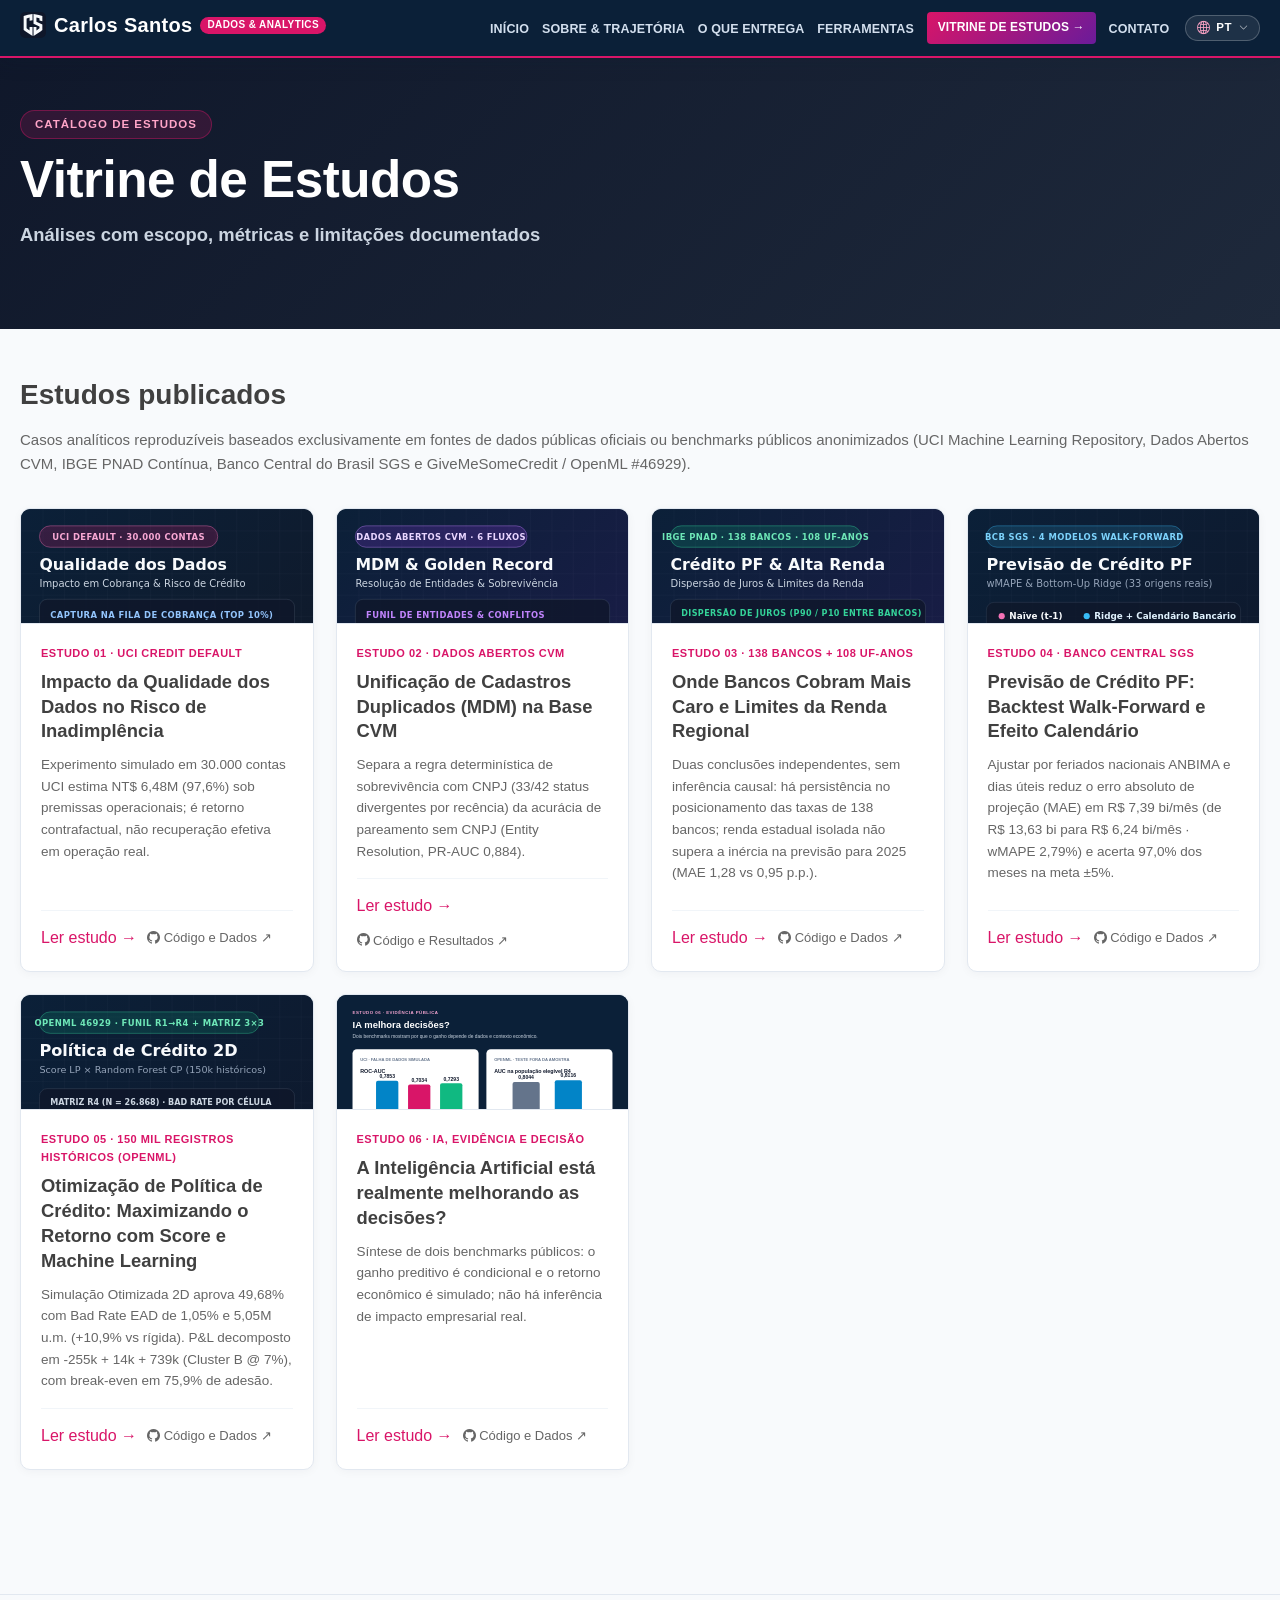
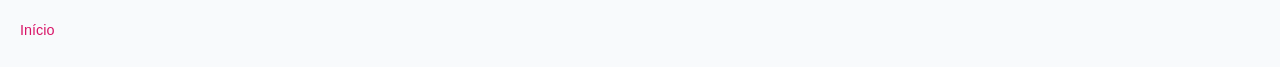
<file: estudos.html>
<!DOCTYPE html>
<html lang="pt-BR">
<head>
<meta charset="utf-8">
<meta name="viewport" content="width=device-width, initial-scale=1">
<link rel="icon" type="image/svg+xml" href="assets/img/favicon-cs-clean-v3.svg">
<link rel="alternate icon" href="favicon-cs-clean-v3.ico">
<link rel="apple-touch-icon" href="assets/img/apple-touch-icon-cs-v2.png">
<title>Vitrine de Estudos | Carlos Santos</title>
<meta name="description" content="Catálogo de estudos públicos com métricas agregadas, método e limitações explícitas.">
<link rel="canonical" href="https://carlosfelix06.github.io/estudos.html">
<meta property="og:type" content="website">
<meta property="og:title" content="Vitrine de Estudos Técnicos Reproduzíveis | Carlos Santos">
<meta property="og:description" content="Catálogo de estudos públicos em risco de crédito, MDM, séries temporais e concorrência bancária com métricas agregadas e código auditável.">
<meta property="og:url" content="https://carlosfelix06.github.io/estudos.html">
<meta property="og:image" content="https://carlosfelix06.github.io/assets/img/og/og_home.png">
<meta name="twitter:card" content="summary_large_image">
<meta name="twitter:title" content="Vitrine de Estudos Técnicos Reproduzíveis | Carlos Santos">
<meta name="twitter:description" content="Catálogo de estudos públicos em risco de crédito, MDM, séries temporais e concorrência bancária com métricas agregadas e código auditável.">
<meta name="twitter:image" content="https://carlosfelix06.github.io/assets/img/og/og_home.png">
<link rel="stylesheet" href="assets/vendor/bootstrap-icons/bootstrap-icons.css">
<link rel="stylesheet" href="assets/css/style.css?v=20261120_brandmark">
<style>
  main.catalog { max-width:1320px; margin:0 auto; padding:48px 20px 60px; }
  .catalog-intro { margin-bottom:32px; }
  .catalog-intro h1 { font-size:2rem; font-weight:800; color:var(--ink-heading); margin:6px 0 10px; }
  .catalog-intro p { max-width:100%; color:var(--mute); font-size:15px; line-height:1.6; }
  .catalog-grid { display:grid; grid-template-columns:repeat(auto-fit,minmax(270px,1fr)); gap:22px; }
  .catalog-card { display:flex; flex-direction:column; background:#FFFFFF; border:1px solid var(--line); border-radius:10px; overflow:hidden; box-shadow:0 2px 10px rgba(15,23,42,.04); transition:transform .2s ease, box-shadow .2s ease; }
  .catalog-card:hover { transform:translateY(-3px); box-shadow:0 8px 24px rgba(15,23,42,.08); }
  .catalog-thumb-link { display:block; width:100%; height:115px; overflow:hidden; background:#0B2038; border-bottom:1px solid var(--line); position:relative; }
  .catalog-thumb-img { width:100%; height:100%; object-fit:cover; object-position:top center; display:block; transition:transform .3s ease; }
  .catalog-card:hover .catalog-thumb-img { transform:scale(1.03); }
  .catalog-card-body { padding:20px; display:flex; flex-direction:column; flex-grow:1; }
  .catalog-card h2 { font-size:1.15rem; line-height:1.35; margin:8px 0 10px; font-weight:700; color:var(--ink-heading); }
  .catalog-card p { color:var(--mute); font-size:13.5px; line-height:1.6; margin:0 0 16px; flex-grow:1; }
  .catalog-card-links { margin-top:auto; padding-top:14px; border-top:1px solid #F1F5F9; display:flex; flex-wrap:wrap; gap:10px; align-items:center; }
  .catalog-label { color:var(--primary); font-size:11px; font-weight:800; letter-spacing:.5px; text-transform:uppercase; }
</style>
</head>
<body>
<header id="header">
  <div class="container header-inner">
    <div class="logo">
        <a href="index.html">
          <img class="brand-mark" src="assets/img/favicon-cs-clean-v3.svg" width="26" height="26" alt="" aria-hidden="true" decoding="async">
          Carlos Santos
          <span class="tagline-pill" data-i18n="tagline_pill">Dados &amp; Analytics</span>
        </a>
      </div>
    <div class="header-right">
      <nav id="navbar" aria-label="Navegação principal">
      <ul>
        <li><a href="index.html#hero" data-i18n="nav_home">Início</a></li>
        <li><a href="index.html#sobre" data-i18n="nav_about">Sobre &amp; Trajetória</a></li>
        <li><a href="index.html#entrega" data-i18n="nav_deliver">O que entrega</a></li>
        <li><a href="index.html#ferramentas" data-i18n="nav_tools">Ferramentas</a></li>
        <li><a href="estudos.html" data-i18n="nav_studies" class="nav-cta active">Vitrine de Estudos →</a></li>
        <li><a href="index.html#contato" data-i18n="nav_contact">Contato</a></li>
      </ul>
    </nav>
      <div class="lang-switcher" id="lang-switcher">
        <button type="button" class="lang-btn" id="lang-btn" aria-label="Selecionar idioma" aria-expanded="false">
          <i class="bi bi-globe2" style="font-size:13px; color:#FFA5C8;"></i>
          <span class="lang-code" id="lang-current-code">PT</span>
          <i class="bi bi-chevron-down" style="font-size:9px; margin-left:1px; opacity:0.8;"></i>
        </button>
        <ul class="lang-dropdown" id="lang-dropdown">
          <li><button type="button" class="lang-option active" data-lang="pt"><span class="lang-code-pill">PT</span> Português</button></li>
          <li><button type="button" class="lang-option" data-lang="en"><span class="lang-code-pill">EN</span> English</button></li>
          <li><button type="button" class="lang-option" data-lang="es"><span class="lang-code-pill">ES</span> Español</button></li>
        </ul>
      </div>
      <button type="button" class="mobile-nav-toggle" aria-label="Menu" aria-expanded="false" style="display:none;">
        <i class="bi bi-list"></i>
      </button>
    </div>
  </div>
</header>
<section id="hero">
  <div class="container hero-grid">
    <div>
      <span class="hero-tag" data-i18n="cat_hero_tag">Catálogo de estudos</span>
      <h1 data-i18n="cat_hero_title">Vitrine de Estudos</h1>
      <p class="hero-role" data-i18n="cat_hero_role">Análises com escopo, métricas e limitações documentados</p>
    </div>
  </div>
</section>
<main class="catalog">
  <div class="catalog-intro">
    <h2 data-i18n="cat_intro_title">Estudos publicados</h2>
    <p data-i18n="cat_intro_desc">Casos analíticos reproduzíveis baseados exclusivamente em fontes de dados públicas oficiais ou benchmarks públicos anonimizados (UCI Machine Learning Repository, Dados Abertos CVM, IBGE PNAD Contínua, Banco Central do Brasil SGS e GiveMeSomeCredit / OpenML #46929).</p>
  </div>
  <div class="catalog-grid">
    <article class="catalog-card">
      <a href="estudo-qualidade-dados-inadimplencia.html" class="catalog-thumb-link">
        <img src="assets/img/vitrine_estudo_01_uci.svg" alt="Preview Estudo 01" class="catalog-thumb-img">
      </a>
      <div class="catalog-card-body">
        <span class="catalog-label" data-i18n="cat_card01_badge">Estudo 01 · UCI Credit Default</span>
        <h2 data-i18n="cat_card01_title">Impacto da qualidade dos dados no risco de inadimplência</h2>
        <p data-i18n="cat_card01_desc">A simulação em 30.000 contas estima NT$ 6,48M (97,6%) sob premissas operacionais; não é recuperação efetiva observada em operação real.</p>
        <div class="catalog-card-links">
          <a href="estudo-qualidade-dados-inadimplencia.html" data-i18n="cat_btn_read">Ler estudo →</a>
          <a href="https://github.com/carlosfelix06/carlosfelix06.github.io/tree/main/codigo/estudo-01-qualidade-dados" target="_blank" rel="noopener" style="color:var(--mute);font-size:13px;" data-i18n="cat_btn_code_data"><i class="bi bi-github"></i> Código e Dados ↗</a>
        </div>
      </div>
    </article>
    <article class="catalog-card">
      <a href="estudo-mdm-golden-record.html" class="catalog-thumb-link">
        <img src="assets/img/vitrine_estudo_02_mdm.svg" alt="Preview Estudo 02" class="catalog-thumb-img">
      </a>
      <div class="catalog-card-body">
        <span class="catalog-label" data-i18n="cat_card02_badge">Estudo 02 · Dados Abertos CVM</span>
        <h2 data-i18n="cat_card02_title">Unificação de Cadastros Duplicados (MDM) na Base CVM</h2>
        <p data-i18n="cat_card02_desc">Separa sobrevivência determinística (33/42 conflitos de status sob Recência) da acurácia de pareamento sem CNPJ (Entity Resolution, PR-AUC 0,884).</p>
        <div class="catalog-card-links">
          <a href="estudo-mdm-golden-record.html" data-i18n="cat_btn_read">Ler estudo →</a>
          <a href="https://github.com/carlosfelix06/carlosfelix06.github.io/tree/main/codigo/estudo-02-mdm-cvm" target="_blank" rel="noopener" style="color:var(--mute);font-size:13px;" data-i18n="cat_btn_code_res"><i class="bi bi-github"></i> Código e Resultados ↗</a>
        </div>
      </div>
    </article>
    <article class="catalog-card">
      <a href="estudo-alta-renda-nichos.html" class="catalog-thumb-link">
        <img src="assets/img/vitrine_estudo_03_alta_renda.svg" alt="Preview Estudo 03" class="catalog-thumb-img">
      </a>
      <div class="catalog-card-body">
        <span class="catalog-label" data-i18n="cat_card03_badge">Estudo 03 · 138 Bancos + 108 UF-Anos</span>
        <h2 data-i18n="cat_card03_title">Onde Bancos Cobram Mais Caro e Limites da Renda Regional</h2>
        <p data-i18n="cat_card03_desc">Duas conclusões independentes, sem inferência causal: há persistência no posicionamento das taxas bancárias; renda estadual isolada não supera a inércia na previsão para 2025.</p>
        <div class="catalog-card-links">
          <a href="estudo-alta-renda-nichos.html" data-i18n="cat_btn_read">Ler estudo →</a>
          <a href="https://github.com/carlosfelix06/carlosfelix06.github.io/tree/main/codigo/estudo-03-alta-renda-credito-pf" target="_blank" rel="noopener" style="color:var(--mute);font-size:13px;" data-i18n="cat_btn_code_data"><i class="bi bi-github"></i> Código e Dados ↗</a>
        </div>
      </div>
    </article>
    <article class="catalog-card">
      <a href="estudo-backtest-projecao-pedidos.html" class="catalog-thumb-link">
        <img src="assets/img/vitrine_estudo_04_bcb.svg" alt="Preview Estudo 04" class="catalog-thumb-img">
      </a>
      <div class="catalog-card-body">
        <span class="catalog-label" data-i18n="cat_card04_badge">Estudo 04 · Banco Central SGS</span>
        <h2 data-i18n="cat_card04_title">Previsão de Crédito PF: Backtest Walk-Forward e Efeito Calendário</h2>
        <p data-i18n="cat_card04_desc">Ajustar por feriados nacionais ANBIMA e dias úteis reduz o erro absoluto de projeção (MAE) em R$ 7,39 bi/mês (de R$ 13,63 bi para R$ 6,24 bi/mês · wMAPE 2,79%) e acerta 97,0% dos meses na meta ±5%.</p>
        <div class="catalog-card-links">
          <a href="estudo-backtest-projecao-pedidos.html" data-i18n="cat_btn_read">Ler estudo →</a>
          <a href="https://github.com/carlosfelix06/carlosfelix06.github.io/tree/main/codigo/estudo-04-backtest-credito-pf" target="_blank" rel="noopener" style="color:var(--mute);font-size:13px;" data-i18n="cat_btn_code_data"><i class="bi bi-github"></i> Código e Dados ↗</a>
        </div>
      </div>
    </article>
    <article class="catalog-card">
      <a href="estudo-funil-politica-credito.html" class="catalog-thumb-link">
        <img src="assets/img/vitrine_estudo_05_politica.svg" alt="Preview Estudo 05" class="catalog-thumb-img">
      </a>
      <div class="catalog-card-body">
        <span class="catalog-label" data-i18n="cat_card05_badge">Estudo 05 · 150 mil registros históricos (OpenML)</span>
        <h2 data-i18n="cat_card05_title">Otimização de Política de Crédito: Maximizando o Retorno com Score e Machine Learning</h2>
        <p data-i18n="cat_card05_desc">Simulação Otimizada 2D aprova 49,68% com Bad Rate EAD de 1,05% (perda bruta de 0,69%) e 5,05M u.m. (4,14% P&amp;L/EAD vs 4,71M RF 1D @ mesmo EAD e 4,55M rígida), isolando 1.794 casos Early Warning (6,35% BR).</p>
        <div class="catalog-card-links">
          <a href="estudo-funil-politica-credito.html" data-i18n="cat_btn_read">Ler estudo →</a>
          <a href="https://github.com/carlosfelix06/carlosfelix06.github.io/tree/main/codigo/estudo-05-funil-politica-credito" target="_blank" rel="noopener" style="color:var(--mute);font-size:13px;" data-i18n="cat_btn_code_data"><i class="bi bi-github"></i> Código e Dados ↗</a>
        </div>
      </div>
    </article>
    <article class="catalog-card">
      <a href="estudo-ia-decisoes-empresas.html" class="catalog-thumb-link">
        <img src="assets/img/vitrine_estudo_06_ia_decisoes.svg" alt="Preview Estudo 06: IA, evidência e decisão" class="catalog-thumb-img">
      </a>
      <div class="catalog-card-body">
        <span class="catalog-label" data-i18n="cat_card06_badge">Estudo 06 · IA, evidência e decisão</span>
        <h2 data-i18n="cat_card06_title">A Inteligência Artificial está realmente melhorando as decisões?</h2>
        <p data-i18n="cat_card06_desc">Síntese de dois benchmarks públicos: o ganho preditivo é condicional e o retorno econômico é simulado; não há inferência de impacto empresarial real.</p>
        <div class="catalog-card-links">
          <a href="estudo-ia-decisoes-empresas.html" data-i18n="cat_btn_read">Ler estudo →</a>
          <a href="https://github.com/carlosfelix06/portifolio_felix/tree/main/estudos/202611%20-%20IA%20e%20Decis%C3%B5es%20Empresariais" target="_blank" rel="noopener" style="color:var(--mute);font-size:13px;" data-i18n="cat_btn_code_data"><i class="bi bi-github"></i> Método ↗</a>
        </div>
      </div>
    </article>
  </div>
</main>
<footer class="site-footer"><div class="container"><p><a href="index.html" data-i18n="footer_home_link">Início</a></p></div></footer>
<script>
  window.toggleExtraTools = function() {
    const container = document.getElementById('tools-extra-container');
    const btn = document.getElementById('btn-toggle-tools');
    if (!container || !btn) return;
    const lang = document.documentElement.lang || 'pt';
    const dict = (typeof I18N_DATA !== 'undefined' && I18N_DATA[lang]) ? I18N_DATA[lang] : {};
    const isHidden = container.style.display === 'none' || container.style.display === '';
    if (isHidden) {
      container.style.display = 'block';
      btn.setAttribute('aria-expanded', 'true');
      const lessTxt = dict.tools_btn_less || 'Ver menos tecnologias';
      btn.innerHTML = '<span data-i18n="tools_btn_less">' + lessTxt + '</span> <svg width="15" height="15" viewBox="0 0 24 24" fill="none" stroke="currentColor" stroke-width="2.5" stroke-linecap="round" stroke-linejoin="round"><polyline points="18 15 12 9 6 15"></polyline></svg>';
    } else {
      container.style.display = 'none';
      btn.setAttribute('aria-expanded', 'false');
      const moreTxt = dict.tools_btn_more || 'Ver todas as tecnologias (+21)';
      btn.innerHTML = '<span data-i18n="tools_btn_more">' + moreTxt + '</span> <svg width="15" height="15" viewBox="0 0 24 24" fill="none" stroke="currentColor" stroke-width="2.5" stroke-linecap="round" stroke-linejoin="round"><polyline points="6 9 12 15 18 9"></polyline></svg>';
    }
  };

  window.toggleTrajectoryCases = function() {
    const container = document.getElementById('trajectory-cases-container');
    const btn = document.getElementById('btn-toggle-cases');
    if (!container || !btn) return;
    const lang = document.documentElement.lang || 'pt';
    const dict = (typeof I18N_DATA !== 'undefined' && I18N_DATA[lang]) ? I18N_DATA[lang] : {};
    const isHidden = container.style.display === 'none' || container.style.display === '';
    if (isHidden) {
      container.style.display = 'block';
      btn.setAttribute('aria-expanded', 'true');
      const lessTxt = dict.cases_btn_less || 'Ocultar Laboratório de Pesquisa & Benchmarks';
      btn.innerHTML = '<span data-i18n="cases_btn_less">' + lessTxt + '</span> <svg width="15" height="15" viewBox="0 0 24 24" fill="none" stroke="currentColor" stroke-width="2.5" stroke-linecap="round" stroke-linejoin="round"><polyline points="18 15 12 9 6 15"></polyline></svg>';
    } else {
      container.style.display = 'none';
      btn.setAttribute('aria-expanded', 'false');
      const moreTxt = dict.cases_btn_more || 'Ver Laboratório de Pesquisa & Benchmarks Autorais (+3)';
      btn.innerHTML = '<span data-i18n="cases_btn_more">' + moreTxt + '</span> <svg width="15" height="15" viewBox="0 0 24 24" fill="none" stroke="currentColor" stroke-width="2.5" stroke-linecap="round" stroke-linejoin="round"><polyline points="6 9 12 15 18 9"></polyline></svg>';
    }
  };

(function () {
  "use strict";

  function initMobileNav() {
    const navbar = document.querySelector("#navbar");
    const toggle = document.querySelector(".mobile-nav-toggle");
    if (!navbar || !toggle) return;

    toggle.addEventListener("click", function (e) {
      e.stopPropagation();
      const isOpen = navbar.classList.toggle("navbar-mobile");
      toggle.setAttribute("aria-expanded", isOpen ? "true" : "false");
      const icon = toggle.querySelector("i");
      if (icon) {
        if (isOpen) {
          icon.classList.remove("bi-list");
          icon.classList.add("bi-x");
        } else {
          icon.classList.remove("bi-x");
          icon.classList.add("bi-list");
        }
      }
    });

    navbar.querySelectorAll("a").forEach(function (link) {
      link.addEventListener("click", function () {
        navbar.classList.remove("navbar-mobile");
        toggle.setAttribute("aria-expanded", "false");
        const icon = toggle.querySelector("i");
        if (icon) {
          icon.classList.remove("bi-x");
          icon.classList.add("bi-list");
        }
      });
    });

    document.addEventListener("click", function (e) {
      if (navbar.classList.contains("navbar-mobile") && !navbar.contains(e.target) && !toggle.contains(e.target)) {
        navbar.classList.remove("navbar-mobile");
        toggle.setAttribute("aria-expanded", "false");
        const icon = toggle.querySelector("i");
        if (icon) {
          icon.classList.remove("bi-x");
          icon.classList.add("bi-list");
        }
      }
    });
  }


  // ===================================================
  // INTERNACIONALIZAÇÃO (PT / EN / ES) COM LOCALSTORAGE
  // ===================================================
  const I18N_DATA = {
  "pt": {
    "tagline_pill": "Dados & Analytics",
    "nav_home": "Início",
    "nav_about": "Sobre & Trajetória",
    "nav_deliver": "O que entrega",
    "nav_tools": "Ferramentas",
    "nav_studies": "Vitrine de Estudos →",
    "nav_contact": "Contato",
    "hero_tag": "Dados · Analytics · Decisão",
    "hero_role": "Especialista em Dados & Analytics com foco em Risco de Crédito, Qualidade de Dados e Decisão Operacional",
    "hero_summary": "Conecto investigação profunda de regras e bases de dados a diagnósticos claros e ações operacionais que geram resultado direto para o negócio.",
    "hero_cta_studies": "Acessar Vitrine de Estudos →",
    "hero_cta_credit": "Ver Estudo de Crédito",
    "hero_card_kicker": "Últimos Estudos",
    "hero_card_sub": "Clique em qualquer entrega para abrir os dados e o código:",
    "hero_diff_label": "Previsão de Crédito · Banco Central",
    "hero_diff_val": "Reduziu o erro de projeção (MAE) em <strong>R$ 7,39 bi/mês (-54%)</strong> com calendário ANBIMA →",
    "hero_domain_label": "Qualidade de Dados & Cobrança · 30 mil contas",
    "hero_domain_val": "Estima <strong>NT$ 6,48M (97,6%)</strong> em simulação sob premissas operacionais; não é recuperação real →",
    "hero_method_label": "Base Única de Empresas (MDM) · 7.905 registros CVM",
    "hero_method_val": "Eliminou <strong>14,8%</strong> de duplicidades e unificou empresas e fundos em visão confiável →",
    "hero_avail_label": "Taxas Bancárias & Renda Regional · 138 Bancos + IBGE",
    "hero_avail_val": "Mapeou dispersão de até <strong>15,6x</strong> entre bancos e avaliou a renda regional separadamente →",
    "about_title": "Sobre mim & Trajetória",
    "about_sub": "Uma visão sobre a bagagem técnica, postura analítica e como gero impacto nas operações.",
    "about_bio_p1": "Atuo na interseção entre <strong>Dados, Analytics e Operações de Negócio</strong>, investigando a origem, a granularidade e as regras das informações para construir indicadores confiáveis, identificar oportunidades e apoiar decisões estratégicas e operacionais.",
    "about_quote": "“Indicadores consolidados podem esconder falhas operacionais. Uma análise eficiente começa pela qualidade dos dados, pelas regras de negócio e pela compreensão do problema.”",
    "about_bio_p2": "Com foco em <strong>risco de crédito, funil de conversão, conciliação de indicadores e qualidade de dados</strong>, uno ferramentas escaláveis (SQL avançado, pipelines em Python, DuckDB e Databricks) à modelagem de negócio (Power BI, DAX e governança de KPIs) para assegurar que liderança e operação tomem decisões alinhadas e rastreáveis.",
    "cred_edu_label": "01 · FORMAÇÃO ACADÊMICA",
    "cred_edu_title": "Formação em Computação, Big Data e Estatística",
    "cred_edu_desc": "• Bacharelado em <strong>Ciência da Computação</strong> (Faculdade Sumaré)<br>• Pós-graduação em <strong>Big Data</strong> (Univ. Anhembi Morumbi)<br>• Pós-graduação em <strong>Estatística Aplicada</strong> (FMU)",
    "cred_spec_label": "02 · ÁREAS DE ESPECIALIDADE",
    "cred_spec_title": "Frentes Centrais de Atuação",
    "cred_spec_desc": "• <strong>Crédito:</strong> Escoragem, políticas de limite, priorização de cobrança.<br>• <strong>Qualidade (DQ):</strong> Data contracts, monitoramento de ausência e drift.<br>• <strong>BI & Receita:</strong> Modelagem dimensional, funil e conciliação de bases.",
    "cred_ops_label": "03 · POSTURA OPERACIONAL",
    "cred_ops_title": "Do Diagnóstico à Ação",
    "cred_ops_desc": "• <strong>Rigor & Causalidade:</strong> Separação entre correlação e causalidade real.<br>• <strong>Comunicação em Camadas:</strong> Executiva para diretoria e técnica para squads.<br>• <strong>Reprodutibilidade:</strong> Pipelines auditáveis sem dependência de processos manuais.",
    "deliver_title": "O que eu entrego",
    "deliver_sub": "Capacidades analíticas aplicadas para resolver problemas reais de operações e gestão:",
    "deliv_dashboards": "Dashboards",
    "deliv_dashboards_p": "Painéis executivos com indicadores confiáveis, análises detalhadas e acompanhamento de resultados.",
    "deliv_dashboards_link": "Ver painéis e modelos →",
    "deliv_analyses": "Análises & Estudos",
    "deliv_analyses_p": "Investigações de crédito, cobrança e receita para identificar causas, riscos e oportunidades.",
    "deliv_analyses_link": "Ver estudo de crédito →",
    "deliv_automations": "Automações",
    "deliv_automations_p": "Processos em Python e SQL para reduzir retrabalho, validar informações e aumentar a eficiência.",
    "deliv_automations_link": "Ver pipeline e simulador →",
    "deliv_governance": "Governança de Dados",
    "deliv_governance_p": "Qualidade, conciliação e regras de negócio para garantir consistência e confiabilidade dos indicadores.",
    "deliv_governance_link": "Ver auditoria e DQ →",
    "deliv_traceability": "Rastreabilidade",
    "deliv_traceability_p": "Código versionado, documentação técnica e histórico das regras e transformações aplicadas.",
    "deliv_traceability_link": "Ver repositório no GitHub ↗",
    "tools_title": "Ferramentas & Tecnologias",
    "tools_sub": "Ecossistema tecnológico organizado por especialidade para engenharia de dados, modelagem preditiva e analytics:",
    "showcase_title": "Vitrine de Estudos & Projetos",
    "showcase_sub": "Análises aprofundadas com metodologia reproduzível, dados quantitativos e impacto direto na decisão operacional:",
    "showcase_recent_badge": "Últimos Estudos Publicados (Vitrine em Destaque)",
    "study04_badge": "Estudo 04 · Backtest BCB SGS",
    "study04_meta": "Piso de Ruído na Projeção de Concessões de Crédito PF · 57 meses reais",
    "study04_title": "Previsão de Crédito PF: Backtest Walk-Forward e Efeito Calendário",
    "study04_desc": "Incluir feriados nacionais ANBIMA e dias úteis reduz o erro absoluto de projeção (MAE) de <strong>R$ 13,63 bi para R$ 6,24 bi/mês (-R$ 7,39 bi/mês em acurácia de planejamento)</strong> e coloca <strong>97,0%</strong> dos meses na meta ±5%. <em>Método:</em> backtest walk-forward em 33 origens reais (<code>wMAPE 2,79% · Ljung-Box p = 0,403</code>).",
    "study04_btn_study": "Ler Estudo e Método →",
    "study04_btn_json": "Dados JSON",
    "study05_badge": "Estudo 05 · Política de Crédito & Decisão",
    "study05_meta": "GiveMeSomeCredit (OpenML 46929) · 150.000 registros históricos",
    "study05_title": "Otimização de Política de Crédito: Maximizando o Retorno com Score e Machine Learning",
    "study05_desc": "Separa eliminatórios por gravidade (<code>R1→R2→R3</code>) e aplica Matriz 3×3 na R4: <strong>5,05M u.m.</strong> de P&amp;L simulado (+10,9% sobre a regra rígida de 4,55M). O ganho decorre da precificação de risco no Cluster B (+739k u.m.), exigindo adesão mínima de 75,9%. O RF 1D pareado rende 5,08M (−0,49%): a matriz entrega 9 células auditáveis.",
    "study05_btn_study": "Ler Estudo e Simulador →",
    "study06_badge": "Estudo 06 · IA, evidência e decisão",
    "study06_meta": "Síntese dos Estudos 01 (UCI) e 05 (OpenML) · dados públicos",
    "study06_title": "A Inteligência Artificial está realmente melhorando as decisões?",
    "study06_desc": "Dois benchmarks mostram ganhos condicionais, não um efeito de implantação empresarial: sob falha de dados simulada, o AUC cai de 0,7853 para 0,7034; no OpenML, a combinação soma 0,0071 de AUC, enquanto o retorno depende de premissas comerciais.",
    "study06_btn_study": "Ler Estudo e Evidências →",
    "hero_policy_label": "Concessão de Crédito & IA · 150 mil registros históricos",
    "hero_policy_val": "Elevou o P&amp;L simulado em <strong>+10,9%</strong> sobre a regra rígida, com Bad Rate EAD de <strong>1,05%</strong> (perda bruta de 0,69%) →",
    "study03_badge": "Estudo 03 · 138 Bancos + 108 UF-Anos",
    "study03_meta": "BCB Olinda (11m) + IBGE 2022–2025",
    "study03_title": "Onde Bancos Cobram Mais Caro e Limites da Renda Regional",
    "study03_desc": "Duas conclusões independentes, sem inferência causal: o posicionamento das taxas de <strong>138 bancos</strong> persiste por 11 meses (<code>ρ = 0,866</code>); em <strong>108 UF-anos</strong>, renda estadual isolada não supera a inércia ao prever inadimplência (<code>MAE 1,28 vs 0,95 p.p.</code>).",
    "study03_btn_study": "Ler Estudo e Método →",
    "sidebar_title": "Demais Estudos",
    "sidebar_badge": "Acervo",
    "sidebar_intro": "Estudos aprofundados com simuladores interativos e modelos executivos:",
    "study01_badge": "Estudo 01 · UCI Credit Default",
    "study01_title": "Impacto da Qualidade dos Dados no Risco de Inadimplência",
    "study01_desc": "Em experimento simulado com 30.000 contas UCI, tratamento nativo de ausências + Perda Esperada estima <strong>NT$ 6,48M (97,6%) sob premissas operacionais</strong>; não é recuperação efetiva observada em operação real.",
    "study01_btn_study": "Ler estudo →",
    "study01_btn_sim": "Simulador",
    "study01_btn_code": "Código ↗",
    "study02_badge": "Estudo 02 · Dados Abertos CVM",
    "study02_title": "Unificação de Cadastros Duplicados (MDM) na Base CVM",
    "study02_desc": "Separa sobrevivência determinística e pareamento: a regra de Recência diverge em <strong>33/42</strong> conflitos de status (<strong>78,6%</strong>), não uma medida de acurácia; Entity Resolution sem CNPJ é avaliada à parte (<code>PR-AUC 0,884</code>).",
    "study02_btn_study": "Ler estudo →",
    "study02_btn_sim": "Simulador",
    "study02_btn_code": "Código ↗",
    "sidebar_catalog_link": "Ver Vitrine Completa com os 6 Estudos",
    "catalog_title": "Vitrine de Estudos Analíticos",
    "catalog_sub": "Estudos de caso reais e dados públicos sobre Risco de Crédito, Qualidade de Dados, Resolução de Entidades e Econometria.",
    "catalog_back_home": "← Voltar ao Portfólio Principal",
    "contact_title": "Entre em Contato",
    "contact_sub": "Disponível para posições de Especialista / Sênior em Dados, Analytics, Risco de Crédito e Inteligência de Negócio:",
    "contact_btn_li": "Conectar no LinkedIn →",
    "contact_btn_gh": "Explorar Repositório no GitHub",
    "contact_loc_label": "Localização",
    "contact_loc_val": "São Paulo, SP — Brasil (Híbrido / Remoto)",
    "contact_li_label": "LinkedIn Profissional",
    "contact_email_label": "E-mail Direto",
    "contact_repo_label": "Projetos & Código",
    "footer_rights": "Carlos Santos. Todos os direitos reservados.",
    "cat_hero_tag": "Catálogo de estudos",
    "cat_hero_title": "Vitrine de Estudos",
    "cat_hero_role": "Análises com escopo, métricas e limitações documentados",
    "cat_intro_label": "Vitrine de Estudos",
    "cat_intro_title": "Estudos publicados",
    "cat_intro_desc": "Casos analíticos reproduzíveis baseados exclusivamente em fontes de dados públicas oficiais ou benchmarks públicos anonimizados (UCI Machine Learning Repository, Dados Abertos CVM, IBGE PNAD Contínua, Banco Central do Brasil SGS e GiveMeSomeCredit / OpenML #46929).",
    "cat_card01_badge": "Estudo 01 · UCI Credit Default",
    "cat_card01_title": "Impacto da Qualidade dos Dados no Risco de Inadimplência",
    "cat_card01_desc": "Experimento simulado em 30.000 contas UCI estima NT$ 6,48M (97,6%) sob premissas operacionais; é retorno contrafactual, não recuperação efetiva em operação real.",
    "cat_card02_badge": "Estudo 02 · Dados Abertos CVM",
    "cat_card02_title": "Unificação de Cadastros Duplicados (MDM) na Base CVM",
    "cat_card02_desc": "Separa a regra determinística de sobrevivência com CNPJ (33/42 status divergentes por recência) da acurácia de pareamento sem CNPJ (Entity Resolution, PR-AUC 0,884).",
    "cat_card03_badge": "Estudo 03 · 138 Bancos + 108 UF-Anos",
    "cat_card03_title": "Onde Bancos Cobram Mais Caro e Limites da Renda Regional",
    "cat_card03_desc": "Duas conclusões independentes, sem inferência causal: há persistência no posicionamento das taxas de 138 bancos; renda estadual isolada não supera a inércia na previsão para 2025 (MAE 1,28 vs 0,95 p.p.).",
    "cat_card04_badge": "Estudo 04 · Banco Central SGS",
    "cat_card04_title": "Previsão de Crédito PF: Backtest Walk-Forward e Efeito Calendário",
    "cat_card04_desc": "Ajustar por feriados nacionais ANBIMA e dias úteis reduz o erro absoluto de projeção (MAE) em R$ 7,39 bi/mês (de R$ 13,63 bi para R$ 6,24 bi/mês · wMAPE 2,79%) e acerta 97,0% dos meses na meta ±5%.",
    "cat_card05_badge": "Estudo 05 · 150 mil registros históricos (OpenML)",
    "cat_card05_title": "Otimização de Política de Crédito: Maximizando o Retorno com Score e Machine Learning",
    "cat_card05_desc": "Simulação Otimizada 2D aprova 49,68% com Bad Rate EAD de 1,05% e 5,05M u.m. (+10,9% vs rígida). P&amp;L decomposto em -255k + 14k + 739k (Cluster B @ 7%), com break-even em 75,9% de adesão.",
    "cat_card06_badge": "Estudo 06 · IA, evidência e decisão",
    "cat_card06_title": "A Inteligência Artificial está realmente melhorando as decisões?",
    "cat_card06_desc": "Síntese de dois benchmarks públicos: o ganho preditivo é condicional e o retorno econômico é simulado; não há inferência de impacto empresarial real.",
    "cat_btn_read": "Ler estudo →",
    "cat_btn_code_data": "<i class='bi bi-github'></i> Código e Dados ↗",
    "cat_btn_code_res": "<i class='bi bi-github'></i> Código e Resultados ↗",
    "footer_home_link": "Início",
    "tools_cat_01": "<span class='badge-dot'></span> 01 · Linguagens &amp; Engenharia de Dados",
    "tools_cat_02": "<span class='badge-dot'></span> 02 · Analytics &amp; Machine Learning",
    "tools_cat_03": "<span class='badge-dot'></span> 03 · Bancos de Dados &amp; Infraestrutura",
    "tools_cat_04": "<span class='badge-dot'></span> 04 · Business Intelligence &amp; Produtividade",
    "tools_btn_more": "Ver todas as tecnologias (+21)",
    "tools_btn_less": "Ver menos tecnologias",
    "cases_btn_more": "Ver Laboratório de Pesquisa &amp; Benchmarks Autorais (+3)",
    "cases_btn_less": "Ocultar Laboratório de Pesquisa &amp; Benchmarks",
    "study03_kpi1_label": "Persistência 11m",
    "study03_kpi2_label": "Spread Bancário",
    "study03_kpi3_label": "Painel 108 UF-Anos",
    "btn_code_and_data": "<i class='bi bi-github'></i> Código e Dados ↗",
    "hero_btn_resume": "Conectar no LinkedIn",
    "hero_btn_contact": "Contato Direto",
    "contact_btn_resume": "Conectar no LinkedIn →",
        "traj_title": "Trajetória Corporativa em Grandes Instituições",
    "traj_sub": "Histórico formal com instituições financeiras e consultorias",
    "traj_1_period": "2025 – Atual",
    "traj_1_company": "BTG Pactual",
    "traj_1_role": "Especialista em Dados",
    "traj_1_desc": "Análise de dados de crédito, receita e produtos financeiros para traduzir demandas de negócio em KPIs e diagnósticos de funil; reconciliação de fontes, regras de negócio e qualidade dos dados com Python, SQL, Databricks e Apache Spark.",
    "traj_1_stack": "<strong>Stack Corporativa:</strong> Databricks, Apache Spark, Python, SQL, Git",
    "traj_2_period": "2023 – 2024",
    "traj_2_company": "CredSystem Administradora de Cartões",
    "traj_2_role": "Cientista de Dados Sênior",
    "traj_2_desc": "Modelagem e análise de risco de crédito; simulação de cenários de inadimplência e rentabilidade de carteiras; relatórios analíticos em Power BI para clientes internos/externos com SAS, SQL, Databricks e Python (Random Forest).",
    "traj_2_stack": "<strong>Stack Corporativa:</strong> SAS, Databricks, Python, SQL, Power BI",
    "traj_3_period": "2022 – 2023",
    "traj_3_company": "Banco Bradesco",
    "traj_3_role": "Cientista de Dados Sênior",
    "traj_3_desc": "Modelagem de risco de crédito e simulações de KPIs de carteira; gestão e otimização de rotinas em SAS; esteiras de modelagem com Teradata, Hive, SQL e automações estatísticas em Python.",
    "traj_3_stack": "<strong>Stack Corporativa:</strong> SAS, Teradata, Hive, SQL, Python",
    "traj_4_period": "2021 – 2022",
    "traj_4_company": "Ernst &amp; Young (EY)",
    "traj_4_role": "Consultor FSO Sênior (Cliente: Bradesco Crédito)",
    "traj_4_desc": "Consultoria ao Departamento de Políticas de Crédito do Banco Bradesco em modelagem de risco; simulação de cenários contrafactuais de políticas e apresentação de estudos analíticos em comitês executivos.",
    "traj_4_stack": "<strong>Stack Corporativa:</strong> SAS, SQL, Python, Comitês de Risco",
    "traj_5_period": "2017 – 2021",
    "traj_5_company": "Marfrig · SulAmérica (Concentrix) · Carrefour (Vermont)",
    "traj_5_role": "Especialista &amp; Analista Sênior MIS / BI",
    "traj_5_desc": "Consolidação de informações operacionais, dimensionamento e forecast, modelagem dimensional em SQL Server e MySQL, elaboração de painéis no Power BI e automação de rotinas em VBA.",
    "traj_5_stack": "<strong>Stack Corporativa:</strong> SQL Server, MySQL, Power BI, DAX, VBA",
    "cred_block_title": "Atuação Corporativa &amp; Rigor Ético de Informações",
    "cred_block_desc": "As tecnologias corporativas (Databricks, Spark, Teradata, SAS, Power BI) refletem minha atuação profissional direta nas instituições financeiras acima. Por motivos de confidencialidade bancária e sigilo corporativo, dados proprietários de clientes e estratégias internas não são expostos. Os benchmarks quantitativos a seguir foram desenvolvidos de forma <strong>independente e aberta com bases públicas oficiais</strong> para demonstrar capacidade analítica, rigor científico e código reproduzível.",
    "cases_title": "Laboratório de Pesquisa Aplicada &amp; Benchmarks Autorais",
    "cases_badge": "Bases Públicas · Código Aberto &amp; Auditável no GitHub",
    "case1_badge": "Benchmark 01 · Política &amp; Decisão",
    "case1_kpi": "+10,94% P&amp;L Simulado",
    "case1_title": "Política de Crédito em Camadas &amp; Early Warning (GiveMeSomeCredit / 150k registros)",
    "case1_prob": "<strong>Problema:</strong> Regras de corte único descartavam bons pagadores ou abriam margem para inadimplência oculta por falta de visão combinada de curto e longo prazo.",
    "case1_act": "<strong>Atuação no Experimento:</strong> Modelagem de funil de gravidade (R1→R4) com Matriz 3×3 calibrada, isolando 1.794 contas em risco oculto (6,35% Bad Rate) e alcançando Bad Rate EAD de 1,054% (0,685% perda LGD 65%).",
    "case1_stack": "<strong>Stack do Estudo:</strong> Python, Scikit-learn, Pandas, NumPy, HTML/Plotly Interativo",
    "case2_badge": "Benchmark 03 · Governança &amp; MDM",
    "case2_kpi": "81,57% Recall Fim a Fim",
    "case2_title": "Resolução de Entidades &amp; Golden Record Cadastral (Dados Abertos CVM / 7.905 registros)",
    "case2_prob": "<strong>Problema:</strong> Múltiplos sistemas legados e cadastros públicos divergentes geravam duplicidade e quebra de relacionamento B2B.",
    "case2_act": "<strong>Atuação no Experimento:</strong> Benchmark de Entity Resolution para medir acurácia de pareamento e, separadamente, auditoria das regras de sobrevivência determinística, que divergem em 33 de 42 conflitos de status.",
    "case2_stack": "<strong>Stack do Estudo:</strong> Python, Scikit-learn (HistGradientBoosting), Jaro-Winkler, Levenshtein",
    "case3_badge": "Benchmark 02 · Forecasting &amp; Finanças",
    "case3_kpi": "-54% Erro de Previsão",
    "case3_title": "Previsão de Concessões com Calendário ANBIMA (Banco Central SGS / 180 meses)",
    "case3_prob": "<strong>Problema:</strong> Desvios nas metas orçamentárias mensais causados pela variação de feriados móveis e dias úteis entre meses consecutivos.",
    "case3_act": "<strong>Atuação no Experimento:</strong> Modelagem Ridge sazonal com feriados ANBIMA, reduzindo o MAE de R$ 13,63 bi para R$ 6,24 bi/mês em 33 origens de backtest (-R$ 1,23 bi/mês incremental comprovado na ablação).",
    "case3_stack": "<strong>Stack do Estudo:</strong> Python, Statsmodels, NumPy (`busdaycalendar`), APIs BCB SGS, Walk-Forward"
  },
  "en": {
    "tagline_pill": "Data & Analytics",
    "nav_home": "Home",
    "nav_about": "About & Career",
    "nav_deliver": "What I Deliver",
    "nav_tools": "Tools & Stack",
    "nav_studies": "Studies Showcase →",
    "nav_contact": "Contact",
    "hero_tag": "Data · Analytics · Decision",
    "hero_role": "Data & Analytics Specialist focused on Credit Risk, Data Quality and Operational Decision-Making",
    "hero_summary": "I connect in-depth investigation of business rules and databases to clear diagnostics and operational actions that drive direct business value.",
    "hero_cta_studies": "Explore Studies Showcase →",
    "hero_cta_credit": "View Credit Study",
    "hero_card_kicker": "Latest Studies",
    "hero_card_sub": "Click any outcome below to inspect the open data and code:",
    "hero_policy_label": "Credit Policy & AI · 150k Historical Records",
    "hero_policy_val": "Lifted simulated P&amp;L by <strong>+10.9%</strong> over rigid rule, with <strong>1.05%</strong> EAD Bad Rate (0.69% gross credit loss) →",
    "hero_diff_label": "Credit Forecasting · Central Bank",
    "hero_diff_val": "Cut forecast MAE by <strong>R$ 7.39 bn/month (-54%)</strong> with ANBIMA holiday calendar →",
    "hero_domain_label": "Data Quality & Collections · 30k Accounts",
    "hero_domain_val": "Estimated <strong>NT$ 6.48M (97.6%)</strong> in a simulated experiment under operating assumptions; not actual recovery →",
    "hero_method_label": "Unified Registry (MDM) · 7,905 CVM Records",
    "hero_method_val": "Eliminated <strong>14.8%</strong> duplicates and built a single, reliable entity view →",
    "hero_avail_label": "Bank Rates & Regional Income · 138 Banks + IBGE",
    "hero_avail_val": "Mapped rate spreads up to <strong>15.6x</strong> and separately tested regional income →",
    "about_title": "About Me & Career",
    "about_sub": "A perspective on technical background, analytical mindset, and operational impact.",
    "about_bio_p1": "I operate at the intersection of <strong>Data, Analytics, and Business Operations</strong>, investigating the lineage, granularity, and business logic of information to build reliable indicators, identify opportunities, and support strategic and operational decisions.",
    "about_quote": "“Aggregated metrics can hide critical operational failures. Efficient analysis starts with data quality, business rules, and a deep understanding of the problem.”",
    "about_bio_p2": "Focused on <strong>credit risk, conversion funnels, KPI reconciliation, and data quality</strong>, I combine scalable tools (advanced SQL, Python pipelines, DuckDB, Databricks) with business modeling (Power BI, DAX, KPI governance) to ensure leadership and operations execute auditable, aligned decisions.",
    "cred_edu_label": "01 · ACADEMIC BACKGROUND",
    "cred_edu_title": "Education in Computing, Big Data & Statistics",
    "cred_edu_desc": "• B.S. in <strong>Computer Science</strong> (Faculdade Sumaré)<br>• Postgraduate in <strong>Big Data</strong> (Univ. Anhembi Morumbi)<br>• Postgraduate in <strong>Applied Statistics</strong> (FMU)",
    "cred_spec_label": "02 · CORE SPECIALIZATIONS",
    "cred_spec_title": "Key Areas of Expertise",
    "cred_spec_desc": "• <strong>Credit:</strong> Scoring models, credit limit policies, collections prioritization.<br>• <strong>Quality (DQ):</strong> Data contracts, missingness monitoring, and drift detection.<br>• <strong>BI & Revenue:</strong> Dimensional modeling, funnel tracking, and base reconciliation.",
    "cred_ops_label": "03 · OPERATIONAL POSTURE",
    "cred_ops_title": "From Diagnostic to Action",
    "cred_ops_desc": "• <strong>Rigor & Causality:</strong> Clear separation between correlation and true causality.<br>• <strong>Layered Communication:</strong> Executive summaries for leadership, deep technical specs for squads.<br>• <strong>Reproducibility:</strong> Auditable data pipelines with zero dependency on manual steps.",
    "deliver_title": "What I Deliver",
    "deliver_sub": "Applied analytical capabilities solving real-world challenges in business operations and management:",
    "deliv_dashboards": "Dashboards",
    "deliv_dashboards_p": "Executive dashboards with dependable KPIs, granular drill-downs, and outcome tracking.",
    "deliv_dashboards_link": "View dashboards & models →",
    "deliv_analyses": "Analytics & Studies",
    "deliv_analyses_p": "Deep investigations into credit risk, collections, and revenue to uncover root causes and opportunities.",
    "deliv_analyses_link": "View credit study →",
    "deliv_automations": "Automations",
    "deliv_automations_p": "Automated pipelines in Python and SQL to reduce manual effort, validate data contracts, and boost efficiency.",
    "deliv_automations_link": "View pipeline & simulator →",
    "deliv_governance": "Data Governance",
    "deliv_governance_p": "Data quality audits, reconciliation, and business rules governance to ensure indicator consistency.",
    "deliv_governance_link": "View audit & DQ →",
    "deliv_traceability": "Traceability",
    "deliv_traceability_p": "Version-controlled code, comprehensive technical documentation, and full transformation audit trails.",
    "deliv_traceability_link": "View GitHub repository ↗",
    "tools_title": "Tools & Technologies",
    "tools_sub": "Technological ecosystem organized by domain for data engineering, predictive modeling, and analytics:",
    "showcase_title": "Studies & Projects Showcase",
    "showcase_sub": "In-depth analyses with reproducible methodology, quantitative data, and direct operational impact:",
    "showcase_recent_badge": "Latest Published Studies (Featured Showcase)",
    "study04_badge": "Study 04 · Central Bank SGS Backtest",
    "study04_meta": "Noise Floor in Household Credit Granting Projections · 57 real months",
    "study04_title": "Household Credit Forecasting: Walk-Forward Backtest & Calendar Effects",
    "study04_desc": "Adding Brazilian national (ANBIMA) holidays and business days cuts monthly forecast error (MAE) from <strong>R$ 13.63 bn to R$ 6.24 bn (-R$ 7.39 bn/month in planning accuracy)</strong>, hitting the ±5% target in <strong>97.0%</strong> of months. <em>Method:</em> 33-origin walk-forward backtest (<code>wMAPE 2.79% · Ljung-Box p = 0.403</code>).",
    "study04_btn_study": "Read Study & Method →",
    "study04_btn_json": "JSON Data",
    "study05_badge": "Study 05 · Credit Policy & Decisioning",
    "study05_meta": "GiveMeSomeCredit (OpenML 46929) · 150,000 historical records",
    "study05_title": "How a 2D Policy (Score × Random Forest) Lifts Return on EAD to 4.14% vs RF 1D & Rigid",
    "study05_desc": "Separates knock-outs by severity (<code>R1→R2→R3</code>) and applies a 3×3 Matrix in R4 (<strong>5.05M</strong> net P&amp;L, +10.9% vs rigid). Gain is driven by Cluster B pricing (+739k u.m.) with a 75.9% acceptance break-even threshold. Paired RF 1D yields 5.08M (-0.49%): matrix trades 0.49% for 9 auditable cells.",
    "study05_btn_study": "Read Study & Simulator →",
    "study06_badge": "Study 06 · AI, evidence & decisions",
    "study06_meta": "Synthesis of Studies 01 (UCI) and 05 (OpenML) · public data",
    "study06_title": "Is Artificial Intelligence Really Improving Decisions?",
    "study06_desc": "Two benchmarks show conditional gains, not a business deployment effect: under simulated data failure, AUC falls from 0.7853 to 0.7034; on OpenML, the blend adds 0.0071 AUC while returns depend on commercial assumptions.",
    "study06_btn_study": "Read Study & Evidence →",
    "study03_badge": "Study 03 · 138 Banks + 108 State-Years",
    "study03_meta": "BCB Olinda (11m) + IBGE 2022–2025",
    "study03_title": "Where Banks Charge Most & Why Income Alone Fails to Predict Credit",
    "study03_desc": "Two independent conclusions, without causal inference: rate positioning across <strong>138 banks</strong> persists for 11 months (<code>ρ = 0.866</code>); across <strong>108 state-years</strong>, state income alone does not beat inertia in predicting defaults (<code>MAE 1.28 vs 0.95 pp</code>).",
    "study03_btn_study": "Read Study & Method →",
    "sidebar_title": "Other Pipeline Studies",
    "sidebar_badge": "Archive",
    "sidebar_intro": "In-depth studies with interactive simulators and executive decision models:",
    "study01_badge": "Study 01 · UCI Credit Default",
    "study01_title": "Impact of Data Quality on Default Risk",
    "study01_desc": "In a simulation on 30,000 UCI accounts, native missing-value handling + Expected Loss estimates <strong>NT$ 6.48M (97.6%) under operating assumptions</strong>; this is not recovery observed in real operations.",
    "study01_btn_study": "Read study →",
    "study01_btn_sim": "Simulator",
    "study01_btn_code": "Code ↗",
    "study02_badge": "Study 02 · CVM Open Data",
    "study02_title": "Entity Deduplication & Golden Record (MDM) on CVM Data",
    "study02_desc": "Separates deterministic survivorship from matching: the recency rule yields <strong>33/42</strong> conflicting statuses (<strong>78.6%</strong>), not a matching-accuracy score; Entity Resolution without CNPJ is evaluated separately (<code>PR-AUC 0.884</code>).",
    "study02_btn_study": "Read study →",
    "study02_btn_sim": "Simulator",
    "study02_btn_code": "Code ↗",
    "sidebar_catalog_link": "View Full Showcase with all 6 Studies",
    "catalog_title": "Analytical Studies Showcase",
    "catalog_sub": "Real-world case studies and open data on Credit Risk, Data Quality, Entity Resolution, and Econometrics.",
    "catalog_back_home": "← Back to Main Portfolio",
    "contact_title": "Get in Touch",
    "contact_sub": "Available for Specialist / Senior roles in Data, Analytics, Credit Risk and Business Intelligence:",
    "contact_btn_li": "Connect on LinkedIn →",
    "contact_btn_gh": "Explore Repository on GitHub",
    "contact_loc_label": "Location",
    "contact_loc_val": "São Paulo, SP — Brazil (Hybrid / Remote)",
    "contact_li_label": "Professional LinkedIn",
    "contact_email_label": "Direct Email",
    "contact_repo_label": "Projects & Code",
    "footer_rights": "Carlos Santos. All rights reserved.",
    "cat_hero_tag": "Studies Catalogue",
    "cat_hero_title": "Studies Showcase",
    "cat_hero_role": "Analyses with documented scope, metrics, and explicit limitations",
    "cat_intro_label": "Studies Showcase",
    "cat_intro_title": "Published Studies",
    "cat_intro_desc": "Reproducible analytical case studies based exclusively on official public data sources and anonymized public benchmarks (UCI Machine Learning Repository, CVM Open Data, IBGE PNAD Contínua, Central Bank of Brazil SGS, and GiveMeSomeCredit / OpenML #46929).",
    "cat_card01_badge": "Study 01 · UCI Credit Default",
    "cat_card01_title": "Impact of Data Quality on Default Risk",
    "cat_card01_desc": "Simulation on 30,000 UCI accounts estimates NT$ 6.48M (97.6%) under operating assumptions; this is a counterfactual estimate, not actual recovery in real operations.",
    "cat_card02_badge": "Study 02 · CVM Open Data",
    "cat_card02_title": "Entity Deduplication & Golden Record (MDM) on CVM Data",
    "cat_card02_desc": "Separates deterministic survivorship (33/42 status conflicts under recency) from matching accuracy without CNPJ (Entity Resolution, PR-AUC 0.884).",
    "cat_card03_badge": "Study 03 · 138 Banks + 108 State-Years",
    "cat_card03_title": "Where Banks Charge Most & Limits of Regional Income",
    "cat_card03_desc": "Two independent findings, without causal inference: bank rate positioning persists across 138 institutions; state income alone does not beat inertia in the 2025 default prediction test.",
    "cat_card04_badge": "Study 04 · Central Bank SGS",
    "cat_card04_title": "Household Credit Forecasting: Walk-Forward Backtest & Calendar Effects",
    "cat_card04_desc": "Adjusting for Brazilian national holidays (ANBIMA) and business days reduces monthly forecast MAE by R$ 7.39 bn/month (wMAPE 2.79%) with 97.0% of months inside ±5%.",
    "cat_card05_badge": "Study 05 · 150k Historical Records (OpenML)",
    "cat_card05_title": "Credit Policy Optimization: Maximizing Returns with Score and Machine Learning",
    "cat_card05_desc": "Optimized 2D simulation approves 49.68% with 1.05% EAD Bad Rate and 5.05M P&amp;L (+10.9% vs rigid). P&amp;L bridge decomposes into -255k + 14k + 739k (Cluster B @ 7%), with a 75.9% acceptance break-even.",
    "cat_card06_badge": "Study 06 · AI, evidence & decisions",
    "cat_card06_title": "Is Artificial Intelligence Really Improving Decisions?",
    "cat_card06_desc": "Synthesis of two public benchmarks: predictive gains are conditional and returns are simulated; no real business impact is inferred.",
    "cat_btn_read": "Read study →",
    "cat_btn_code_data": "<i class='bi bi-github'></i> Code &amp; Data ↗",
    "cat_btn_code_res": "<i class='bi bi-github'></i> Code &amp; Results ↗",
    "footer_home_link": "Home",
    "tools_cat_01": "<span class='badge-dot'></span> 01 · Languages &amp; Data Engineering",
    "tools_cat_02": "<span class='badge-dot'></span> 02 · Analytics &amp; Machine Learning",
    "tools_cat_03": "<span class='badge-dot'></span> 03 · Databases &amp; Cloud Infrastructure",
    "tools_cat_04": "<span class='badge-dot'></span> 04 · Business Intelligence &amp; Productivity",
    "tools_btn_more": "View all technologies (+21)",
    "tools_btn_less": "Show fewer technologies",
    "cases_btn_more": "View Applied Research Lab &amp; Benchmarks (+3)",
    "cases_btn_less": "Hide Applied Research Lab &amp; Benchmarks",
    "study03_kpi1_label": "11m Persistence",
    "study03_kpi2_label": "Bank Rate Spread",
    "study03_kpi3_label": "108 State-Years Panel",
    "btn_code_and_data": "<i class='bi bi-github'></i> Code &amp; Data ↗",
    "hero_btn_resume": "Connect on LinkedIn",
    "hero_btn_contact": "Direct Contact",
    "contact_btn_resume": "Connect on LinkedIn →",
        "traj_title": "Corporate Career in Major Institutions",
    "traj_sub": "Formal track record with financial institutions and consultancies",
    "traj_1_period": "2025 – Present",
    "traj_1_company": "BTG Pactual",
    "traj_1_role": "Data Specialist",
    "traj_1_desc": "Analysis of credit, revenue, and financial product data to translate business requirements into KPIs and funnel diagnostics; source reconciliation, business rules, and data quality using Python, SQL, Databricks, and Apache Spark.",
    "traj_1_stack": "<strong>Corporate Stack:</strong> Databricks, Apache Spark, Python, SQL, Git",
    "traj_2_period": "2023 – 2024",
    "traj_2_company": "CredSystem Card Administrator",
    "traj_2_role": "Senior Data Scientist",
    "traj_2_desc": "Credit risk modeling and analysis; simulation of portfolio delinquency and profitability scenarios; analytical reporting in Power BI for internal/external stakeholders with SAS, SQL, Databricks, and Python (Random Forest).",
    "traj_2_stack": "<strong>Corporate Stack:</strong> SAS, Databricks, Python, SQL, Power BI",
    "traj_3_period": "2022 – 2023",
    "traj_3_company": "Banco Bradesco",
    "traj_3_role": "Senior Data Scientist",
    "traj_3_desc": "Credit risk modeling and portfolio KPI simulations; management and optimization of analytical routines in SAS; modeling data pipelines using Teradata, Hive, SQL, and statistical automation in Python.",
    "traj_3_stack": "<strong>Corporate Stack:</strong> SAS, Teradata, Hive, SQL, Python",
    "traj_4_period": "2021 – 2022",
    "traj_4_company": "Ernst &amp; Young (EY)",
    "traj_4_role": "Senior FSO Consultant (Client: Bradesco Credit Department)",
    "traj_4_desc": "Consulting for Banco Bradesco's Credit Policy Department in risk modeling; counterfactual policy scenario simulation and analytical defense in executive risk committees.",
    "traj_4_stack": "<strong>Corporate Stack:</strong> SAS, SQL, Python, Risk Committees",
    "traj_5_period": "2017 – 2021",
    "traj_5_company": "Marfrig · SulAmérica (Concentrix) · Carrefour (Vermont)",
    "traj_5_role": "Specialist &amp; Senior MIS / BI Analyst",
    "traj_5_desc": "Operational data consolidation, capacity planning, and forecasting; dimensional modeling in SQL Server and MySQL; executive dashboard design in Power BI and automation routines in VBA.",
    "traj_5_stack": "<strong>Corporate Stack:</strong> SQL Server, MySQL, Power BI, DAX, VBA",
    "cred_block_title": "Corporate Practice &amp; Ethical Information Rigor",
    "cred_block_desc": "Corporate technologies (Databricks, Spark, Teradata, SAS, Power BI) reflect my direct professional delivery at the financial institutions above. For banking confidentiality reasons, proprietary client data and internal strategies are never exposed. The quantitative benchmarks below were developed <strong>independently and openly with official public data</strong> to demonstrate analytical acumen, scientific rigor, and reproducible code.",
    "cases_title": "Applied Research Lab &amp; Authorial Benchmarks",
    "cases_badge": "Public Datasets · Open &amp; Auditable Code on GitHub",
    "case1_badge": "Benchmark 01 · Policy &amp; Decision",
    "case1_kpi": "+10.94% Simulated P&amp;L",
    "case1_title": "Tiered Credit Policy Funnel &amp; Early Warning (GiveMeSomeCredit / 150k records)",
    "case1_prob": "<strong>Problem:</strong> Single-cutoff rules rejected creditworthy borrowers or allowed hidden delinquency due to lack of a combined short- and long-term risk view.",
    "case1_act": "<strong>Action in Benchmark:</strong> Tiered severity funnel (R1→R4) with calibrated 3×3 Matrix, isolating 1,794 hidden-risk accounts (6.35% Bad Rate) and achieving 1.054% EAD Bad Rate (0.685% loss at 65% LGD).",
    "case1_stack": "<strong>Study Stack:</strong> Python, Scikit-learn, Pandas, NumPy, HTML/Plotly Interactive",
    "case2_badge": "Benchmark 03 · Governance &amp; MDM",
    "case2_kpi": "81.57% End-to-End Recall",
    "case2_title": "Entity Resolution &amp; Golden Record Architecture (CVM Open Data / 7,905 records)",
    "case2_prob": "<strong>Problem:</strong> Multiple legacy systems and diverging public records generated entity duplication and broke B2B relationship tracking.",
    "case2_act": "<strong>Action in Benchmark:</strong> Entity Resolution benchmark measuring matching accuracy, plus a separate audit of deterministic survivorship rules that diverge in 33 of 42 status conflicts.",
    "case2_stack": "<strong>Study Stack:</strong> Python, Scikit-learn (HistGradientBoosting), Jaro-Winkler, Levenshtein",
    "case3_badge": "Benchmark 02 · Forecasting &amp; Finance",
    "case3_kpi": "-54% Forecast Error",
    "case3_title": "Credit Origination Forecast with ANBIMA Calendar (Central Bank SGS / 180 months)",
    "case3_prob": "<strong>Problem:</strong> Monthly budget variances caused by shifting holidays and differing banking business days across months.",
    "case3_act": "<strong>Action in Benchmark:</strong> Seasonal Ridge modeling with national banking business days, reducing MAE from R$ 13.63B to R$ 6.24B/month across 33 backtest origins (-R$ 1.23B/month incremental gain from ANBIMA holidays in ablation).",
    "case3_stack": "<strong>Study Stack:</strong> Python, Statsmodels, NumPy (`busdaycalendar`), APIs BCB SGS, Walk-Forward"
  },
  "es": {
    "tagline_pill": "Datos & Analytics",
    "nav_home": "Inicio",
    "nav_about": "Sobre Mí & Trayectoria",
    "nav_deliver": "Lo que entrego",
    "nav_tools": "Herramientas",
    "nav_studies": "Vitrina de Estudios →",
    "nav_contact": "Contacto",
    "hero_tag": "Datos · Analytics · Decisión",
    "hero_role": "Especialista en Datos & Analytics con foco en Riesgo de Crédito, Calidad de Datos y Decisión Operativa",
    "hero_summary": "Conecto la investigación profunda de reglas de negocio y bases de datos con diagnósticos claros y acciones operativas que generan impacto directo en el negocio.",
    "hero_cta_studies": "Acceder a Vitrina de Estudios →",
    "hero_cta_credit": "Ver Estudio de Crédito",
    "hero_card_kicker": "Últimos Estudios",
    "hero_card_sub": "Haz clic en cualquier resultado para ver los datos y el código:",
    "hero_policy_label": "Concesión de Crédito & IA · 150 mil registros históricos",
    "hero_policy_val": "Elevó el P&amp;L simulado en <strong>+10,9%</strong> sobre la regla rígida, con Bad Rate EAD de <strong>1,05%</strong> (pérdida bruta de 0,69%) →",
    "hero_diff_label": "Previsión de Crédito · Banco Central",
    "hero_diff_val": "Redujo el error de proyección (MAE) en <strong>R$ 7,39 mil M/mes (-54%)</strong> con feriados ANBIMA →",
    "hero_domain_label": "Calidad de Datos & Cobranza · 30 mil cuentas",
    "hero_domain_val": "Estimación de <strong>NT$ 6,48M (97,6%)</strong> en una simulación bajo supuestos operativos; no es recuperación real →",
    "hero_method_label": "Base Única de Empresas (MDM) · 7.905 registros CVM",
    "hero_method_val": "Eliminó <strong>14,8%</strong> de duplicidades y creó una visión única y confiable de empresas →",
    "hero_avail_label": "Tasas Bancarias e Ingreso Regional · 138 Bancos + IBGE",
    "hero_avail_val": "Mapeó una dispersión de hasta <strong>15,6x</strong> entre bancos y evaluó el ingreso regional por separado →",
    "about_title": "Sobre mí & Trayectoria",
    "about_sub": "Una visión sobre la base técnica, la postura analítica y cómo genero impacto en las operaciones.",
    "about_bio_p1": "Actúo en la intersección entre <strong>Datos, Analytics y Operaciones de Negocio</strong>, investigando el origen, granularidad y reglas de la información para construir indicadores confiables, identificar oportunidades y apoyar decisiones estratégicas y operativas.",
    "about_quote": "“Los indicadores consolidados pueden ocultar fallas operativas. Un análisis eficiente comienza por la calidad de los datos, las reglas de negocio y la comprensión del problema.”",
    "about_bio_p2": "Con foco en <strong>riesgo de crédito, embudo de conversión, conciliación de indicadores y calidad de datos</strong>, uno herramientas escalables (SQL avanzado, pipelines en Python, DuckDB y Databricks) al modelado de negocio (Power BI, DAX y gobernanza de KPIs) para asegurar que liderazgo y operación tomen decisiones alineadas y auditables.",
    "cred_edu_label": "01 · FORMACIÓN ACADÉMICA",
    "cred_edu_title": "Formación en Computación, Big Data y Estadística",
    "cred_edu_desc": "• Licenciatura en <strong>Ciencias de la Computación</strong> (Facultad Sumaré)<br>• Posgrado en <strong>Big Data</strong> (Univ. Anhembi Morumbi)<br>• Posgrado en <strong>Estadística Aplicada</strong> (FMU)",
    "cred_spec_label": "02 · ÁREAS DE ESPECIALIDAD",
    "cred_spec_title": "Frentes Centrales de Actuación",
    "cred_spec_desc": "• <strong>Crédito:</strong> Scoring, políticas de límite, priorización de cobranza.<br>• <strong>Calidad (DQ):</strong> Data contracts, monitoreo de ausencias y drift.<br>• <strong>BI & Ingresos:</strong> Modelado dimensional, embudo y conciliación de bases.",
    "cred_ops_label": "03 · POSTURA OPERATIVA",
    "cred_ops_title": "Del Diagnóstico a la Acción",
    "cred_ops_desc": "• <strong>Rigor & Causalidad:</strong> Separación entre correlación y causalidad real.<br>• <strong>Comunicación en Capas:</strong> Ejecutiva para dirección y técnica para squads.<br>• <strong>Reproducibilidad:</strong> Pipelines auditables sin dependencia de procesos manuales.",
    "deliver_title": "Lo que entrego",
    "deliver_sub": "Capacidades analíticas aplicadas para resolver problemas reales de operaciones y gestión:",
    "deliv_dashboards": "Dashboards",
    "deliv_dashboards_p": "Paneles ejecutivos con indicadores confiables, análisis detallados y seguimiento de resultados.",
    "deliv_dashboards_link": "Ver paneles y modelos →",
    "deliv_analyses": "Análisis & Estudios",
    "deliv_analyses_p": "Investigaciones de crédito, cobranza e ingresos para identificar causas, riesgos y oportunidades.",
    "deliv_analyses_link": "Ver estudio de crédito →",
    "deliv_automations": "Automatizaciones",
    "deliv_automations_p": "Procesos en Python y SQL para reducir retrabajo, validar contratos de datos y aumentar la eficiencia.",
    "deliv_automations_link": "Ver pipeline y simulador →",
    "deliv_governance": "Gobernanza de Datos",
    "deliv_governance_p": "Calidad, conciliación y reglas de negocio para garantizar consistencia y confiabilidad de indicadores.",
    "deliv_governance_link": "Ver auditoría y DQ →",
    "deliv_traceability": "Trazabilidad",
    "deliv_traceability_p": "Código versionado, documentación técnica e historial de transformaciones y reglas aplicadas.",
    "deliv_traceability_link": "Ver repositorio en GitHub ↗",
    "tools_title": "Herramientas & Tecnologías",
    "tools_sub": "Ecosistema tecnológico organizado por especialidad para ingeniería de datos, modelado predictivo y analytics:",
    "showcase_title": "Vitrina de Estudios & Proyectos",
    "showcase_sub": "Análisis profundos con metodología reproducible, datos cuantitativos e impacto operativo directo:",
    "showcase_recent_badge": "Últimos Estudios Publicados (Vitrina Destacada)",
    "study04_badge": "Estudio 04 · Backtest BCB SGS",
    "study04_meta": "Piso de Ruido en la Proyección de Concesiones de Crédito PF · 57 meses reales",
    "study04_title": "Previsión de Crédito PF: Backtest Walk-Forward y Efecto Calendario",
    "study04_desc": "Incluir feriados nacionales ANBIMA y días hábiles reduce el error de proyección (MAE) de <strong>R$ 13,63 mil M a R$ 6,24 mil M/mes (-R$ 7,39 mil M/mes)</strong> y ubica el <strong>97,0%</strong> de los meses en la meta ±5%. <em>Método:</em> backtest walk-forward en 33 meses reales (<code>wMAPE 2,79% · Ljung-Box p = 0,403</code>).",
    "study04_btn_study": "Leer Estudio y Método →",
    "study04_btn_json": "Datos JSON",
    "study05_badge": "Estudio 05 · Política de Crédito y Decisión",
    "study05_meta": "GiveMeSomeCredit (OpenML 46929) · 150.000 registros históricos",
    "study05_title": "Cómo Política 2D (Score × Random Forest) Eleva Retorno s/ EAD a 4,14% vs RF 1D y Rígida",
    "study05_desc": "Separa filtros por gravedad (<code>R1→R2→R3</code>) y aplica Matriz 3×3 en R4: <strong>5,05M</strong> P&amp;L (+10,9% vs rígida). El beneficio proviene del precio en Cluster B (+739k), con umbral de aceptación del 75,9%. RF 1D rinde 5,08M (-0,49%): la matriz entrega 9 celdas auditables.",
    "study05_btn_study": "Leer Estudio y Simulador →",
    "study06_badge": "Estudio 06 · IA, evidencia y decisión",
    "study06_meta": "Síntesis de los Estudios 01 (UCI) y 05 (OpenML) · datos públicos",
    "study06_title": "¿La Inteligencia Artificial realmente mejora las decisiones?",
    "study06_desc": "Dos benchmarks muestran ganancias condicionales, no un efecto de implantación empresarial: ante una falla de datos simulada, el AUC cae de 0,7853 a 0,7034; en OpenML, la combinación suma 0,0071 de AUC y el retorno depende de supuestos comerciales.",
    "study06_btn_study": "Leer Estudio y Evidencias →",
    "study03_badge": "Estudio 03 · 138 Bancos + 108 UF-Años",
    "study03_meta": "BCB Olinda (11m) + IBGE 2022–2025",
    "study03_title": "Dónde Cobran Más Caro los Bancos y Por Qué el Ingreso Solo Falla",
    "study03_desc": "Dos conclusiones independientes, sin inferencia causal: el posicionamiento de tasas en <strong>138 bancos</strong> persiste 11 meses (<code>ρ = 0,866</code>); en <strong>108 UF-años</strong>, el ingreso estatal aislado no supera la inercia al predecir morosidad (<code>MAE 1,28 vs 0,95 p.p.</code>).",
    "study03_btn_study": "Leer Estudio y Método →",
    "sidebar_title": "Demás Estudios del Pipeline",
    "sidebar_badge": "Acervo",
    "sidebar_intro": "Estudios profundos con simuladores interactivos y modelos ejecutivos de decisión:",
    "study01_badge": "Estudio 01 · UCI Credit Default",
    "study01_title": "Impacto de la Calidad de los Datos en el Riesgo de Morosidad",
    "study01_desc": "En una simulación con 30.000 cuentas UCI, el tratamiento nativo de ausencias + Pérdida Esperada estima <strong>NT$ 6,48M (97,6%) bajo supuestos operativos</strong>; no es recuperación observada en operaciones reales.",
    "study01_btn_study": "Leer estudio →",
    "study01_btn_sim": "Simulador",
    "study01_btn_code": "Código ↗",
    "study02_badge": "Estudio 02 · Datos Abiertos CVM",
    "study02_title": "Unificación de Registros Duplicados (MDM) en la Base CVM",
    "study02_desc": "Separa supervivencia determinística y matching: la regla de Recencia produce <strong>33/42</strong> estados en conflicto (<strong>78,6%</strong>), no una medida de precisión; Entity Resolution sin CNPJ se evalúa aparte (<code>PR-AUC 0,884</code>).",
    "study02_btn_study": "Leer estudio →",
    "study02_btn_sim": "Simulador",
    "study02_btn_code": "Código ↗",
    "sidebar_catalog_link": "Ver Vitrina Completa con los 6 Estudios",
    "catalog_title": "Vitrina de Estudios Analíticos",
    "catalog_sub": "Casos de estudio reales y datos públicos sobre Riesgo de Crédito, Calidad de Datos, Resolución de Entidades y Econometría.",
    "catalog_back_home": "← Volver al Portafolio Principal",
    "contact_title": "Póngase en Contacto",
    "contact_sub": "Disponible para puestos de Especialista / Sénior en Datos, Analytics, Riesgo de Crédito e Inteligencia de Negocio:",
    "contact_btn_li": "Conectar en LinkedIn →",
    "contact_btn_gh": "Explorar Repositorio en GitHub",
    "contact_loc_label": "Ubicación",
    "contact_loc_val": "São Paulo, SP — Brasil (Híbrido / Remoto)",
    "contact_li_label": "LinkedIn Profesional",
    "contact_email_label": "Correo Directo",
    "contact_repo_label": "Proyectos & Código",
    "footer_rights": "Carlos Santos. Todos los derechos reservados.",
    "cat_hero_tag": "Catálogo de estudios",
    "cat_hero_title": "Vitrina de Estudios",
    "cat_hero_role": "Análisis con alcance, métricas y limitaciones documentadas",
    "cat_intro_label": "Vitrina de Estudios",
    "cat_intro_title": "Estudios publicados",
    "cat_intro_desc": "Casos analíticos reproducibles basados exclusivamente en fuentes públicas oficiales y benchmarks públicos anonimizados (UCI Machine Learning Repository, Datos Abiertos CVM, IBGE PNAD Contínua, Banco Central do Brasil SGS y GiveMeSomeCredit / OpenML #46929).",
    "cat_card01_badge": "Estudio 01 · UCI Credit Default",
    "cat_card01_title": "Impacto de la calidad de los datos en el riesgo de morosidad",
    "cat_card01_desc": "La simulación en 30.000 cuentas UCI estima NT$ 6,48M (97,6%) bajo supuestos operativos; es una estimación contrafactual, no recuperación efectiva en operaciones reales.",
    "cat_card02_badge": "Estudio 02 · Datos Abiertos CVM",
    "cat_card02_title": "Unificación de Registros Duplicados (MDM) en la Base CVM",
    "cat_card02_desc": "Separa supervivencia determinística (33/42 conflictos de estado bajo Recencia) de la precisión del matching sin CNPJ (Entity Resolution, PR-AUC 0,884).",
    "cat_card03_badge": "Estudio 03 · 138 Bancos + 108 UF-Años",
    "cat_card03_title": "Dónde Cobran Más Caro los Bancos y Límites del Ingreso Regional",
    "cat_card03_desc": "Dos hallazgos independientes, sin inferencia causal: persiste el posicionamiento de tasas bancarias; el ingreso estatal aislado no supera la inercia en la predicción de 2025.",
    "cat_card04_badge": "Estudio 04 · Banco Central SGS",
    "cat_card04_title": "Previsión de Crédito PF: Backtest Walk-Forward y Efecto Calendario",
    "cat_card04_desc": "Ajustar por feriados nacionales ANBIMA y días hábiles reduce el error mensual (MAE) en R$ 7,39 mil M/mes (wMAPE 2,79%) y acierta 97,0% de los meses en ±5%.",
    "cat_card05_badge": "Estudio 05 · 150 mil registros históricos (OpenML)",
    "cat_card05_title": "Optimización de Política de Crédito: Maximizando Retorno con Score e Inteligencia Artificial",
    "cat_card05_desc": "Simulación Optimizada 2D aprueba 49,68% con Bad Rate EAD de 1,05% y 5,05M (+10,9% vs rígida). P&amp;L descompuesto en -255k + 14k + 739k (Cluster B @ 7%), con umbral de 75,9% de aceptación.",
    "cat_card06_badge": "Estudio 06 · IA, evidencia y decisión",
    "cat_card06_title": "¿La Inteligencia Artificial realmente mejora las decisiones?",
    "cat_card06_desc": "Síntesis de dos benchmarks públicos: la mejora predictiva es condicional y el retorno económico es simulado; no se infiere impacto empresarial real.",
    "cat_btn_read": "Leer estudio →",
    "cat_btn_code_data": "<i class='bi bi-github'></i> Código y Datos ↗",
    "cat_btn_code_res": "<i class='bi bi-github'></i> Código y Resultados ↗",
    "footer_home_link": "Inicio",
    "tools_cat_01": "<span class='badge-dot'></span> 01 · Lenguajes e Ingeniería de Datos",
    "tools_cat_02": "<span class='badge-dot'></span> 02 · Analytics &amp; Machine Learning",
    "tools_cat_03": "<span class='badge-dot'></span> 03 · Bases de Datos e Infraestructura",
    "tools_cat_04": "<span class='badge-dot'></span> 04 · Business Intelligence y Productividad",
    "tools_btn_more": "Ver todas las tecnologías (+21)",
    "tools_btn_less": "Ver menos tecnologías",
    "cases_btn_more": "Ver Laboratorio de Investigación y Benchmarks (+3)",
    "cases_btn_less": "Ocultar Laboratorio de Investigación y Benchmarks",
    "study03_kpi1_label": "Persistencia 11m",
    "study03_kpi2_label": "Spread Bancario",
    "study03_kpi3_label": "Panel 108 UF-Años",
    "btn_code_and_data": "<i class='bi bi-github'></i> Código y Datos ↗",
    "hero_btn_resume": "Conectar en LinkedIn",
    "hero_btn_contact": "Contacto Directo",
    "contact_btn_resume": "Conectar en LinkedIn →",
        "traj_title": "Trayectoria Corporativa en Grandes Instituciones",
    "traj_sub": "Historial formal con instituciones financieras y consultoras",
    "traj_1_period": "2025 – Actual",
    "traj_1_company": "BTG Pactual",
    "traj_1_role": "Especialista en Datos",
    "traj_1_desc": "Análisis de datos de crédito, ingresos y productos financieros para traducir demandas de negocio en KPIs y diagnósticos de embudo; conciliación de fuentes, reglas de negocio y calidad de datos con Python, SQL, Databricks y Apache Spark.",
    "traj_1_stack": "<strong>Stack Corporativo:</strong> Databricks, Apache Spark, Python, SQL, Git",
    "traj_2_period": "2023 – 2024",
    "traj_2_company": "CredSystem Administradora de Tarjetas",
    "traj_2_role": "Científico de Datos Sénior",
    "traj_2_desc": "Modelado y análisis de riesgo de crédito; simulación de escenarios de morosidad y rentabilidad de cartera; reportes analíticos en Power BI para clientes internos/externos con SAS, SQL, Databricks y Python (Random Forest).",
    "traj_2_stack": "<strong>Stack Corporativo:</strong> SAS, Databricks, Python, SQL, Power BI",
    "traj_3_period": "2022 – 2023",
    "traj_3_company": "Banco Bradesco",
    "traj_3_role": "Científico de Datos Sénior",
    "traj_3_desc": "Modelado de riesgo de crédito y simulaciones de KPIs de cartera; gestión y optimización de rutinas en SAS; pipelines de modelado con Teradata, Hive, SQL y automatización estadística en Python.",
    "traj_3_stack": "<strong>Stack Corporativo:</strong> SAS, Teradata, Hive, SQL, Python",
    "traj_4_period": "2021 – 2022",
    "traj_4_company": "Ernst &amp; Young (EY)",
    "traj_4_role": "Consultor FSO Sénior (Cliente: Bradesco Crédito)",
    "traj_4_desc": "Consultoría al Departamento de Políticas de Crédito del Banco Bradesco en modelado de riesgo; simulación de escenarios contrafácticos de políticas y defensa en comités ejecutivos de riesgo.",
    "traj_4_stack": "<strong>Stack Corporativo:</strong> SAS, SQL, Python, Comités de Riesgo",
    "traj_5_period": "2017 – 2021",
    "traj_5_company": "Marfrig · SulAmérica (Concentrix) · Carrefour (Vermont)",
    "traj_5_role": "Especialista &amp; Analista Sénior MIS / BI",
    "traj_5_desc": "Consolidación de información operativa, dimensionamiento y pronósticos; modelado dimensional en SQL Server y MySQL; elaboración de tableros en Power BI y automatización en VBA.",
    "traj_5_stack": "<strong>Stack Corporativo:</strong> SQL Server, MySQL, Power BI, DAX, VBA",
    "cred_block_title": "Práctica Corporativa &amp; Rigor Ético de Información",
    "cred_block_desc": "Las tecnologías corporativas (Databricks, Spark, Teradata, SAS, Power BI) reflejan mi entrega profesional directa en las instituciones financieras anteriores. Por motivos de confidencialidad bancaria, los datos y estrategias propietarias nunca se exponen. Los siguientes benchmarks cuantitativos se desarrollaron de forma <strong>independiente y abierta con bases públicas oficiales</strong> para demostrar solvencia analítica, rigor científico y código reproducible.",
    "cases_title": "Laboratorio de Investigación Aplicada &amp; Benchmarks Autoriales",
    "cases_badge": "Bases Públicas · Código Abierto y Auditable en GitHub",
    "case1_badge": "Benchmark 01 · Política &amp; Decisión",
    "case1_kpi": "+10,94% P&amp;L Simulado",
    "case1_title": "Embudo de Política de Crédito en Capas &amp; Early Warning (GiveMeSomeCredit / 150k registros)",
    "case1_prob": "<strong>Problema:</strong> Las reglas de corte único descartaban buenos pagadores o permitían morosidad oculta por falta de visión combinada de corto y largo plazo.",
    "case1_act": "<strong>Acción en Benchmark:</strong> Modelado de embudo de gravedad (R1→R4) con Matriz 3×3 calibrada, aislando 1.794 cuentas en riesgo oculto (6,35% Bad Rate) y logrando Bad Rate EAD de 1,054% (0,685% pérdida a LGD 65%).",
    "case1_stack": "<strong>Stack del Estudio:</strong> Python, Scikit-learn, Pandas, NumPy, HTML/Plotly Interactivo",
    "case2_badge": "Benchmark 03 · Gobernanza &amp; MDM",
    "case2_kpi": "81,57% Recall Fin a Fin",
    "case2_title": "Resolución de Entidades &amp; Golden Record Catastral (Datos Abiertos CVM / 7.905 registros)",
    "case2_prob": "<strong>Problema:</strong> Múltiples sistemas heredados y registros públicos divergentes generaban duplicidad y rompían el seguimiento de relaciones B2B.",
    "case2_act": "<strong>Acción en Benchmark:</strong> Benchmark de Entity Resolution para medir precisión del matching, además de una auditoría separada de reglas determinísticas de supervivencia que difieren en 33 de 42 conflictos de estado.",
    "case2_stack": "<strong>Stack del Estudio:</strong> Python, Scikit-learn (HistGradientBoosting), Jaro-Winkler, Levenshtein",
    "case3_badge": "Benchmark 02 · Forecasting &amp; Finanzas",
    "case3_kpi": "-54% Error de Proyección",
    "case3_title": "Proyección de Crédito con Calendario ANBIMA (Banco Central SGS / 180 meses)",
    "case3_prob": "<strong>Problema:</strong> Desvíos en las metas presupuestarias mensuales causados por la variación de feriados móviles y días hábiles entre meses consecutivos.",
    "case3_act": "<strong>Acción en Benchmark:</strong> Modelado Ridge estacional con feriados bancarios ANBIMA, reduciendo el MAE de R$ 13,63 mil M a R$ 6,24 mil M/mes en 33 orígenes (-R$ 1,23 mil M/mes incremental en ablación).",
    "case3_stack": "<strong>Stack del Estudio:</strong> Python, Statsmodels, NumPy (`busdaycalendar`), APIs BCB SGS, Walk-Forward"
  }
};

  function applyLanguage(lang) {
    if (!I18N_DATA[lang]) lang = "pt";
    try { localStorage.setItem("portfolio_user_lang", lang); } catch (e) {}
    document.documentElement.lang = lang;

    const codeEl = document.getElementById("lang-current-code");
    if (codeEl) codeEl.textContent = lang.toUpperCase();

    document.querySelectorAll(".lang-option").forEach(btn => {
      btn.classList.toggle("active", btn.getAttribute("data-lang") === lang);
    });

    const dict = I18N_DATA[lang] || {};
    document.querySelectorAll("[data-i18n]").forEach(el => {
      const key = el.getAttribute("data-i18n");
      if (dict[key]) {
        el.innerHTML = dict[key];
      }
    });

    // Sincronismo com Google Translate para tradução contínua de parágrafos dos estudos
    try {
      const domain = window.location.hostname;
      if (lang === "pt") {
        document.cookie = "googtrans=; expires=Thu, 01 Jan 1970 00:00:00 UTC; path=/;";
        document.cookie = "googtrans=; expires=Thu, 01 Jan 1970 00:00:00 UTC; path=/; domain=" + domain + ";";
      } else {
        document.cookie = "googtrans=/pt/" + lang + "; path=/;";
        document.cookie = "googtrans=/pt/" + lang + "; path=/; domain=" + domain + ";";
      }
      const select = document.querySelector(".goog-te-combo");
      if (select) {
        select.value = lang;
        select.dispatchEvent(new Event("change"));
      }
    } catch (e) {}
  }

  function initLanguageSwitcher() {
    const switcher = document.getElementById("lang-switcher");
    const btn = document.getElementById("lang-btn");
    const dropdown = document.getElementById("lang-dropdown");
    if (!switcher || !btn || !dropdown) return;

    btn.addEventListener("click", function (e) {
      e.stopPropagation();
      const isOpen = dropdown.classList.toggle("open");
      btn.setAttribute("aria-expanded", isOpen ? "true" : "false");
    });

    dropdown.querySelectorAll(".lang-option").forEach(opt => {
      opt.addEventListener("click", function (e) {
        e.stopPropagation();
        const selectedLang = this.getAttribute("data-lang");
        applyLanguage(selectedLang);
        dropdown.classList.remove("open");
        btn.setAttribute("aria-expanded", "false");
      });
    });

    document.addEventListener("click", function (e) {
      if (!switcher.contains(e.target)) {
        dropdown.classList.remove("open");
        btn.setAttribute("aria-expanded", "false");
      }
    });

    let savedLang = "pt";
    try {
      savedLang = localStorage.getItem("portfolio_user_lang") || "pt";
    } catch (e) {}
    applyLanguage(savedLang);
  }

  if (document.readyState === "loading") {
    document.addEventListener("DOMContentLoaded", initLanguageSwitcher);
  } else {
    initLanguageSwitcher();
  }

  if (document.readyState === "loading") {
    document.addEventListener("DOMContentLoaded", initMobileNav);
  } else {
    initMobileNav();
  }

  // ScrollSpy para atualizar o menu ativo conforme a seção visualizada
  const sections = document.querySelectorAll("section[id]");
  const navLinks = document.querySelectorAll("#navbar a[href^='#']");

  if (sections.length && navLinks.length && "IntersectionObserver" in window) {
    const observer = new IntersectionObserver((entries) => {
      entries.forEach((entry) => {
        if (entry.isIntersecting) {
          const currentId = entry.target.getAttribute("id");
          navLinks.forEach((link) => {
            const href = link.getAttribute("href");
            if (href === "#" + currentId) {
              link.classList.add("active");
            } else {
              link.classList.remove("active");
            }
          });
        }
      });
    }, { rootMargin: "-70px 0px -50% 0px" });

    sections.forEach((sec) => observer.observe(sec));
  }
})();
</script>
</body>
</html>
</file>
<file: assets/css/style.css>
/* Identidade Corporativa e Editorial - Paleta Magenta/Navy/Roxo inspirada em Analytics Corporativo */
:root {
  --primary: #D91568;         /* Magenta institucional Serasa */
  --primary-dark: #A00E4A;
  --secondary: #6A1B9A;       /* Roxo corporativo */
  --navy: #0F172A;            /* Dark Navy Serasa para fundos do header e hero */
  --navy-card: #1E293B;       /* Navy Slate para cards escuros no hero */
  --bg: #F8FAFC;              /* Fundo claro editorial */
  --card: #FFFFFF;
  --ink: #404040;             /* EXATA TONALIDADE DO TEXTO DE TRAJETÓRIA (#404040) - 75% PRETO */
  --ink-heading: #404040;     /* A MESMA TONALIDADE #404040 PARA TÍTULOS E HEADINGS */
  --ink-sub: #404040;         /* A MESMA TONALIDADE #404040 PARA SUBTÍTULOS E ÊNFASES */
  --mute: #666666;            /* 60% preto para metadados, legendas e notas */
  --line: #E2E8F0;            /* Bordas suaves */
  --line-strong: #CBD5E1;
  --success: #10B981;
  --sans: -apple-system, BlinkMacSystemFont, "Segoe UI", Roboto, "Helvetica Neue", Arial, sans-serif;
  --mono: "JetBrains Mono", Consolas, "Fira Code", monospace;
}

* { box-sizing: border-box; }
html, body {
  overflow-x: hidden;
  max-width: 100vw;
  width: 100%;
}
html { scroll-behavior: smooth; scroll-padding-top: 75px; }
body {
  margin: 0;
  background: var(--bg);
  color: var(--ink);
  font: 16px/1.65 var(--sans);
}

h1, h2, h3, h4, nav, table, .badge, .btn, .meta {
  font-family: var(--sans);
}

h1 { font-size: clamp(2rem, 4.5vw, 2.9rem); line-height: 1.15; margin: 0 0 .5rem; }
h2 { font-size: 1.75rem; line-height: 1.25; margin: 0 0 1rem; color: var(--ink-heading); font-weight: 800; }
h3 { font-size: 1.15rem; margin: 0 0 .4rem; color: var(--ink-heading); font-weight: 700; }
a { color: var(--primary); text-decoration: none; }
a:hover { text-decoration: underline; }

.container { max-width: 1320px; margin: 0 auto; padding: 0 20px; }
.section { padding: 3.5rem 0 1rem; }



/* Container à Direita do Header (Navbar + Lang Switcher + Mobile Toggle) */
.header-right {
  display: flex;
  align-items: center;
  gap: 16px;
}


/* Barra Executiva de Recursos e Navegação Rápida nos Estudos */
.study-resources-bar {
  background: #F8FAFC !important;
  border: 1px solid #E2E8F0 !important;
  border-left: 4px solid var(--primary) !important;
  border-radius: 10px !important;
  padding: 16px 20px !important;
  margin: 1.8rem 0 2.2rem !important;
  box-shadow: 0 4px 14px rgba(15, 23, 42, 0.04) !important;
  display: flex !important;
  flex-direction: column !important;
  gap: 12px !important;
}

.resources-bar-header {
  display: flex !important;
  align-items: center !important;
  justify-content: space-between !important;
  border-bottom: 1px solid #E2E8F0 !important;
  padding-bottom: 10px !important;
  margin-bottom: 2px !important;
}

.resources-bar-title {
  font-size: 12px !important;
  font-weight: 800 !important;
  color: var(--ink-heading) !important;
  display: flex !important;
  align-items: center !important;
  gap: 8px !important;
  text-transform: uppercase !important;
  letter-spacing: 0.6px !important;
}

.resources-bar-title i {
  color: var(--primary) !important;
  font-size: 15px !important;
}

.resources-bar-badge {
  font-size: 11px !important;
  font-weight: 700 !important;
  text-transform: uppercase !important;
  background: rgba(2, 132, 199, 0.1) !important;
  color: #0284C7 !important;
  padding: 3px 9px !important;
  border-radius: 12px !important;
  letter-spacing: 0.3px !important;
}

.resources-chips {
  display: flex !important;
  flex-wrap: wrap !important;
  gap: 10px !important;
  align-items: center !important;
}

.resource-chip {
  display: inline-flex !important;
  align-items: center !important;
  gap: 7px !important;
  padding: 8px 14px !important;
  border-radius: 6px !important;
  font-size: 13px !important;
  font-weight: 700 !important;
  text-decoration: none !important;
  transition: all 0.2s cubic-bezier(0.16, 1, 0.3, 1) !important;
  box-shadow: 0 1px 3px rgba(15, 23, 42, 0.04) !important;
  background: #FFFFFF !important;
  border: 1px solid #CBD5E1 !important;
  color: var(--ink-heading) !important;
  line-height: 1.2 !important;
}

.resource-chip:hover {
  transform: translateY(-2px) !important;
  box-shadow: 0 6px 16px rgba(15, 23, 42, 0.08) !important;
}

.chip-back {
  background: #0B2038 !important;
  color: #FFFFFF !important;
  border-color: #0B2038 !important;
}

.chip-back:hover {
  background: var(--primary) !important;
  border-color: var(--primary) !important;
  color: #FFFFFF !important;
  box-shadow: 0 4px 14px rgba(217, 21, 104, 0.3) !important;
}

.chip-jump {
  background: #FFFFFF !important;
  color: #0284C7 !important;
  border-color: #BAE6FD !important;
}

.chip-jump:hover {
  background: #0284C7 !important;
  color: #FFFFFF !important;
  border-color: #0284C7 !important;
}

.chip-data {
  background: #FFFFFF !important;
  color: #7C3AED !important;
  border-color: #DDD6FE !important;
}

.chip-data:hover {
  background: #7C3AED !important;
  color: #FFFFFF !important;
  border-color: #7C3AED !important;
}

.chip-code {
  background: #FFFFFF !important;
  color: #24292F !important;
  border-color: #CBD5E1 !important;
}

.chip-code:hover {
  background: #24292F !important;
  color: #FFFFFF !important;
  border-color: #24292F !important;
}

.chip-gov {
  background: #FFFFFF !important;
  color: #059669 !important;
  border-color: #A7F3D0 !important;
}

.chip-gov:hover {
  background: #059669 !important;
  color: #FFFFFF !important;
  border-color: #059669 !important;
}

@media (max-width: 768px) {
  .study-resources-bar {
    padding: 14px 16px !important;
    margin: 1.2rem 0 1.6rem !important;
  }
  .resources-bar-header {
    flex-direction: column !important;
    align-items: flex-start !important;
    gap: 6px !important;
  }
  .resources-chips {
    flex-direction: column !important;
    align-items: stretch !important;
    gap: 8px !important;
  }
  .resource-chip {
    width: 100% !important;
    justify-content: flex-start !important;
    padding: 9px 12px !important;
  }
}

/* Seletor de Idioma no Canto Superior Direito */
.lang-switcher {
  position: relative;
  display: inline-flex;
  align-items: center;
  z-index: 1002;
}

.lang-btn {
  display: inline-flex;
  align-items: center;
  gap: 6px;
  background: rgba(255, 255, 255, 0.08);
  border: 1px solid rgba(255, 255, 255, 0.22);
  border-radius: 20px;
  padding: 5px 11px;
  color: #FFFFFF;
  font-size: 12px;
  font-weight: 700;
  cursor: pointer;
  transition: all 0.2s ease;
  line-height: 1;
  user-select: none;
}

.lang-btn:hover, .lang-btn:focus-visible {
  background: rgba(255, 255, 255, 0.18);
  border-color: rgba(255, 255, 255, 0.45);
  outline: none;
}

.lang-code {
  font-size: 11.5px;
  letter-spacing: 0.5px;
  font-weight: 800;
  color: #FFFFFF;
}

.lang-dropdown {
  display: none !important;
  position: absolute;
  top: calc(100% + 8px);
  right: 0;
  left: auto;
  background: #0B2038;
  border: 1px solid rgba(255, 255, 255, 0.18);
  border-radius: 8px;
  box-shadow: 0 12px 30px rgba(0, 0, 0, 0.5);
  list-style: none !important;
  padding: 6px 0 !important;
  margin: 0 !important;
  min-width: 145px;
  z-index: 9999;
}

.lang-dropdown.open {
  display: block !important;
  animation: fadeInDown 0.18s ease-out;
}

.lang-dropdown li {
  list-style: none !important;
  padding: 0 !important;
  margin: 0 !important;
}

.lang-dropdown .lang-option {
  display: flex;
  align-items: center;
  gap: 10px;
  width: 100%;
  padding: 8px 14px;
  background: transparent;
  border: none;
  color: #D3DFEE;
  font-size: 13px;
  font-weight: 600;
  text-align: left;
  cursor: pointer;
  transition: all 0.15s ease;
  white-space: nowrap;
}

.lang-dropdown .lang-option:hover {
  background: rgba(217, 21, 104, 0.22);
  color: #FFFFFF;
}

.lang-dropdown .lang-option.active {
  color: #FFFFFF;
  background: rgba(217, 21, 104, 0.35);
  font-weight: 700;
}

.lang-code-pill {
  font-size: 10px;
  font-weight: 800;
  background: rgba(255, 255, 255, 0.12);
  color: #FFA5C8;
  padding: 2px 5px;
  border-radius: 4px;
  min-width: 22px;
  text-align: center;
}

.lang-dropdown .lang-option.active .lang-code-pill {
  background: var(--primary);
  color: #FFFFFF;
}


@media (max-width: 768px) {
  .header-left {
    gap: 10px;
  }
  .lang-btn {
    padding: 3px 8px;
  }
}

@media (max-width: 480px) {
  .lang-btn {
    padding: 3px 6px;
  }
  .lang-code {
    display: none;
  }
}

/* Header Superior Fixo */
#header {
  position: fixed;
  inset: 0 0 auto;
  z-index: 1000;
  padding: 12px 0;
  background: #0B2038;
  border-bottom: 2px solid var(--primary);
  box-shadow: 0 4px 20px rgba(11, 32, 56, 0.15);
}

#header .container {
  max-width: 1320px;
}

.header-inner {
  display: flex;
  align-items: center;
  justify-content: space-between;
  flex-wrap: nowrap !important;
  gap: 16px;
}

#header .logo {
  margin: 0;
  font: 800 20px/1.2 var(--sans);
  letter-spacing: 0.3px;
  white-space: nowrap !important;
  flex-shrink: 0;
}

#header .logo a {
  color: #FFFFFF;
  display: inline-flex;
  align-items: center;
  gap: 8px;
  white-space: nowrap !important;
  text-decoration: none;
}


/* Assinatura visual CS no cabeçalho (todas as páginas) */
#header .logo .brand-mark {
  display: block;
  width: 26px;
  height: 26px;
  flex: 0 0 26px;
  object-fit: contain;
  border-radius: 5px;
}
@media (max-width: 480px) {
  #header .logo .brand-mark {
    width: 22px;
    height: 22px;
    flex-basis: 22px;
  }
}

#header .logo span.tagline-pill {
  font-size: 10px;
  font-weight: 700;
  padding: 2.5px 7px;
  border-radius: 10px;
  background: var(--primary);
  color: #fff;
  text-transform: uppercase;
  white-space: nowrap !important;
  letter-spacing: 0.4px;
}

.mobile-nav-toggle {
  display: none !important;
  background: transparent !important;
  border: none !important;
  outline: none !important;
  box-shadow: none !important;
  color: #FFFFFF !important;
  font-size: 28px !important;
  cursor: pointer;
  padding: 4px 6px;
  line-height: 1;
  transition: color 0.2s ease;
}

.mobile-nav-toggle:hover {
  color: #FFA5C8;
}

#navbar ul {
  display: flex;
  align-items: center;
  gap: clamp(7px, 1vw, 15px);
  margin: 0;
  padding: 0;
  list-style: none;
  white-space: nowrap !important;
  flex-wrap: nowrap !important;
}

#navbar li {
  flex-shrink: 0;
}

#navbar a {
  color: #D3DFEE;
  font-weight: 600;
  font-size: 12.5px;
  letter-spacing: 0.15px;
  text-transform: uppercase;
  transition: color 0.2s ease;
  position: relative;
  padding: 4px 0;
  white-space: nowrap !important;
}

#navbar a:hover, #navbar a.active {
  color: #FFFFFF;
}

#navbar a::after {
  content: "";
  position: absolute;
  left: 0; right: 0; bottom: -4px;
  height: 2px;
  background: var(--primary);
  transform: scaleX(0);
  transform-origin: left;
  transition: transform 0.2s ease;
}

#navbar a:hover::after, #navbar a.active::after {
  transform: scaleX(1);
}

.nav-cta {
  background: linear-gradient(135deg, var(--primary), var(--secondary)) !important;
  color: #FFFFFF !important;
  padding: 6px 11px !important;
  border-radius: 4px;
  white-space: nowrap !important;
  display: inline-flex !important;
  align-items: center !important;
  gap: 4px !important;
  font-size: 12px !important;
  flex-shrink: 0 !important;
}

.nav-cta::after { display: none !important; }

/* Hero Limpo & Institucional */
#hero {
  padding: 110px 0 50px;
  background: linear-gradient(135deg, #0B2038 0%, #162E4A 60%, #30163E 100%);
  color: #FFFFFF;
  position: relative;
}

.hero-strip {
  display: flex;
  flex-wrap: wrap;
  align-items: center;
  justify-content: space-between;
  gap: 30px;
}

.hero-main { flex: 1.3; min-width: 320px; }
.hero-badge {
  display: inline-flex;
  align-items: center;
  gap: 8px;
  padding: 4px 12px;
  border-radius: 20px;
  background: rgba(217, 21, 104, 0.2);
  border: 1px solid rgba(217, 21, 104, 0.4);
  color: #FFA5C8;
  font-size: 12px;
  font-weight: 700;
  text-transform: uppercase;
  margin-bottom: 12px;
}

.hero-sub {
  font-size: 1.15rem;
  color: #D3DFEE;
  line-height: 1.5;
  margin: 0 0 1.5rem;
  max-width: 58ch;
}

.hero-actions { display: flex; flex-wrap: wrap; gap: 12px; }

.btn {
  display: inline-flex;
  align-items: center;
  gap: 8px;
  padding: 10px 20px;
  font-weight: 700;
  font-size: 14px;
  border-radius: 4px;
  cursor: pointer;
  transition: transform 0.15s ease, box-shadow 0.15s ease;
}

.btn:hover { transform: translateY(-1px); }
.btn-primary { background: var(--primary); color: #fff; border: 1px solid var(--primary); }
.btn-primary:hover { background: var(--primary-dark); }
.btn-outline { background: transparent; color: #fff; border: 1px solid rgba(255,255,255,0.4); }
.btn-outline:hover { background: rgba(255,255,255,0.1); }

/* Card lateral do fluxo no Hero */
.hero-side-card {
  flex: 0.9;
  min-width: 300px;
  background: rgba(255, 255, 255, 0.08);
  border: 1px solid rgba(255, 255, 255, 0.16);
  backdrop-filter: blur(8px);
  padding: 20px 24px;
  border-radius: 8px;
  border-left: 4px solid var(--primary);
}

.hero-side-title {
  font-size: 13px;
  font-weight: 800;
  text-transform: uppercase;
  letter-spacing: 0.5px;
  color: #FFA5C8;
  margin-bottom: 8px;
}

.hero-side-flow {
  font-size: 15px;
  font-weight: 700;
  line-height: 1.5;
  color: #FFFFFF;
}

/* Faixa em Linha: "O fluxo em uma linha" */
.flow-line-bar {
  margin-top: 2rem;
  padding: 12px 18px;
  background: rgba(11, 32, 56, 0.6);
  border: 1px solid rgba(255, 255, 255, 0.15);
  border-radius: 6px;
  display: flex;
  flex-wrap: wrap;
  align-items: center;
  gap: 12px;
  font-size: 13.5px;
  color: #E2ECF8;
}

.flow-step-item {
  display: inline-flex;
  align-items: center;
  gap: 6px;
  font-weight: 600;
}

.flow-step-num {
  width: 20px;
  height: 20px;
  border-radius: 50%;
  background: var(--primary);
  color: #fff;
  font-size: 11px;
  font-weight: 800;
  display: grid;
  place-items: center;
}

.flow-arrow { color: #FFA5C8; font-weight: bold; }

/* Grid de Entregáveis ("O que entrega") */
.deliverables-grid {
  display: grid;
  grid-template-columns: repeat(auto-fit, minmax(200px, 1fr));
  gap: 16px;
  margin-top: 1.5rem;
}

.deliverable-card {
  background: var(--card);
  border: 1px solid var(--line);
  border-radius: 8px;
  padding: 18px;
  box-shadow: 0 2px 10px rgba(11, 32, 56, 0.04);
  transition: transform 0.2s ease, box-shadow 0.2s ease;
  position: relative;
  overflow: hidden;
}

.deliverable-card:hover {
  transform: translateY(-3px);
  box-shadow: 0 8px 24px rgba(11, 32, 56, 0.08);
}

.deliverable-card::before {
  content: "";
  position: absolute;
  top: 0; left: 0; right: 0;
  height: 3px;
  background: linear-gradient(90deg, var(--primary), var(--secondary));
}

.deliverable-icon {
  font-size: 26px;
  margin-bottom: 8px;
  color: var(--primary);
}

.deliverable-title {
  font-size: 1.05rem;
  font-weight: 800;
  margin: 0 0 6px;
  color: var(--navy);
}

.deliverable-desc {
  font-size: 13.5px;
  color: var(--mute);
  margin: 0;
  line-height: 1.45;
}



/* Cartões de Entregáveis - Alinhamento à esquerda, tipografia confortável e link sutil para estudo */
.deliverables-grid {
  display: grid;
  grid-template-columns: repeat(auto-fit, minmax(210px, 1fr));
  gap: 18px;
}
.deliverable-card {
  background: #FFFFFF;
  border: 1px solid var(--line);
  border-radius: 8px;
  padding: 24px 20px;
  box-shadow: 0 1px 4px rgba(0,0,0,0.02);
  transition: transform 0.2s, box-shadow 0.2s;
  display: flex;
  flex-direction: column;
  text-decoration: none;
}
.deliverable-card:hover {
  transform: translateY(-2px);
  box-shadow: 0 8px 22px rgba(0,0,0,0.06);
  border-color: var(--primary);
  text-decoration: none;
}
.deliverable-card i {
  font-size: 26px;
  color: var(--primary);
  margin-bottom: 12px;
  display: block;
}
.deliverable-card h3 {
  font-size: 16px;
  font-weight: 700;
  margin: 0 0 8px;
  color: var(--ink-heading);
}
.deliverable-card p {
  font-size: 14.5px;
  color: var(--ink);
  line-height: 1.6;
  margin: 0 0 12px;
  text-align: left !important;
  text-justify: auto !important;
}
.deliverable-card .card-study-link {
  margin-top: auto;
  font-size: 13px;
  font-weight: 700;
  color: var(--primary);
  display: inline-flex;
  align-items: center;
  gap: 5px;
}

/* Grid com 7 Tecnologias por Linha (Organizadas por Especialidade) */
.tools-category-badge {
  display: inline-flex;
  align-items: center;
  gap: 8px;
  font-size: 11.5px;
  font-weight: 800;
  color: var(--primary);
  text-transform: uppercase;
  letter-spacing: 0.8px;
  margin-bottom: 10px;
}
.tools-category-badge .badge-dot {
  width: 6px;
  height: 6px;
  border-radius: 50%;
  background: var(--primary);
}

.tools-grid-7 {
  list-style: none;
  margin: 0 0 24px;
  padding: 0;
  display: grid;
  grid-template-columns: repeat(7, 1fr);
  gap: 12px;
}
@media (max-width: 1100px) {
  .tools-grid-7 { grid-template-columns: repeat(4, 1fr); }
}
@media (max-width: 650px) {
  .tools-grid-7 { grid-template-columns: repeat(2, 1fr); }
}

.tool-card {
  background: #FFFFFF;
  border: 1px solid var(--line);
  border-radius: 8px;
  padding: 16px 8px;
  display: flex;
  flex-direction: column;
  align-items: center;
  justify-content: center;
  text-align: center;
  gap: 8px;
  box-shadow: 0 1px 3px rgba(0, 0, 0, 0.02);
  transition: transform 0.2s ease, box-shadow 0.2s ease, border-color 0.2s ease;
}

.tool-card:hover {
  transform: translateY(-2px);
  box-shadow: 0 6px 16px rgba(15, 23, 42, 0.08);
  border-color: rgba(217, 21, 104, 0.4);
}

.tool-card img, .tool-card svg {
  max-width: 42px;
  max-height: 42px;
  height: 38px;
  width: auto;
  object-fit: contain;
}

.tool-card span.t-name {
  font-weight: 700;
  font-size: 13px;
  color: var(--ink-heading);
  line-height: 1.2;
}

.tool-card span.t-role {
  font-size: 11px;
  color: var(--mute);
  line-height: 1.2;
}

/* Botão Elegante e Centralizado de Ver Mais / Menos */
.tools-more-wrap {
  display: flex;
  justify-content: center;
  align-items: center;
  margin-top: 14px;
  width: 100%;
}

.btn-tools-toggle {
  display: inline-flex;
  align-items: center;
  justify-content: center;
  gap: 10px;
  padding: 11px 26px;
  background: #FFFFFF;
  color: var(--primary);
  border: 1.5px solid var(--primary);
  border-radius: 999px;
  font-size: 14px;
  font-weight: 700;
  font-family: var(--sans);
  cursor: pointer;
  box-shadow: 0 2px 8px rgba(217, 21, 104, 0.08);
  transition: all 0.2s ease;
  outline: none;
}

.btn-tools-toggle:hover {
  background: var(--primary);
  color: #FFFFFF;
  box-shadow: 0 4px 14px rgba(217, 21, 104, 0.25);
  transform: translateY(-1px);
}

.btn-tools-toggle svg {
  display: inline-block;
  vertical-align: middle;
  transition: transform 0.2s ease;
}


/* Vitrine de Projetos / Estudos */
.cards {
  display: grid;
  grid-template-columns: repeat(auto-fit, minmax(320px, 1fr));
  gap: 22px;
  margin-top: 1.5rem;
}

.card {
  background: var(--card);
  border: 1px solid var(--line);
  border-radius: 8px;
  overflow: hidden;
  display: flex;
  flex-direction: column;
  box-shadow: 0 2px 10px rgba(11, 32, 56, 0.04);
  transition: transform 0.2s ease, box-shadow 0.2s ease;
}

.card:hover {
  transform: translateY(-2px);
  box-shadow: 0 8px 24px rgba(11, 32, 56, 0.08);
}

.card > a.card-thumb {
  display: block;
  background: #0B2038;
  aspect-ratio: 16 / 9;
  overflow: hidden;
}

.card > a.card-thumb img {
  width: 100%;
  height: 100%;
  object-fit: contain;
  background: #FFFFFF;
  padding: 8px;
}

.card-body {
  padding: 1.4rem;
  display: flex;
  flex-direction: column;
  flex: 1;
}

.card-badge {
  display: inline-block;
  font-size: 11.5px;
  font-weight: 700;
  text-transform: uppercase;
  padding: 3px 8px;
  border-radius: 4px;
  background: rgba(217, 21, 104, 0.1);
  color: var(--primary);
  border: 1px solid rgba(217, 21, 104, 0.3);
  margin-bottom: 8px;
  width: fit-content;
}

.card-body h3 {
  font-size: 1.2rem;
  line-height: 1.3;
  margin: 0 0 8px;
}

.card-body p {
  font-size: 14px;
  color: var(--mute);
  margin: 0 0 12px;
}

.tags {
  list-style: none;
  margin: 0 0 16px;
  padding: 0;
  display: flex;
  flex-wrap: wrap;
  gap: 6px;
}

.tags li {
  font-size: 12px;
  background: var(--bg);
  border: 1px solid var(--line);
  padding: 3px 8px;
  border-radius: 4px;
  color: var(--mute);
}

.more {
  margin-top: auto;
  font-weight: 700;
  color: var(--primary);
  display: inline-flex;
  align-items: center;
  gap: 6px;
}

/* Página de Estudos & Filtros */
.filter-bar {
  display: flex;
  flex-wrap: wrap;
  align-items: center;
  justify-content: space-between;
  gap: 12px;
  margin: 1.5rem 0;
  padding: 12px 16px;
  background: var(--card);
  border: 1px solid var(--line);
  border-radius: 6px;
}

.filter-pills { display: flex; flex-wrap: wrap; gap: 8px; }
.filter-btn {
  background: transparent;
  color: var(--mute);
  border: 1px solid var(--line);
  border-radius: 4px;
  padding: 6px 14px;
  font: 700 13px var(--sans);
  cursor: pointer;
}

.filter-btn.active, .filter-btn:hover {
  background: var(--primary);
  color: #fff;
  border-color: var(--primary);
}

.search-input {
  padding: 8px 14px;
  border: 1px solid var(--line);
  border-radius: 4px;
  background: var(--bg);
  font: 14px var(--sans);
  min-width: 250px;
}

/* Case Study / Estudo individual */
main.case-study { max-width: 1320px; margin: 0 auto; padding: 100px 20px 60px; font-family: var(--sans); }
main.case-study h1, main.case-study h2, main.case-study h3, main.case-study table, main.case-study .meta, main.case-study .files { font-family: var(--sans); }
main.case-study h2 {
  margin-top: 2.4rem;
  margin-bottom: 0.6rem;
  color: #404040;
  border-bottom: 2px solid var(--line);
  padding-bottom: 0.5rem;
  font-size: 1.5rem;
  font-weight: 800;
}
.meta { color: var(--mute); font-size: 14px; }
.files, .study-article .files {
  display: flex !important;
  flex-wrap: wrap !important;
  align-items: center !important;
  gap: 8px !important;
  padding: 10px 18px !important;
  background: #F8FAFC !important;
  border: 1px solid #E2E8F0 !important;
  border-radius: 8px !important;
  margin: 0.6rem 0 1.6rem !important;
  box-shadow: 0 1px 3px rgba(15, 23, 42, 0.04) !important;
}
.files .label-group, .study-article .files .label-group {
  font-size: 11px !important;
  color: #64748B !important;
  font-weight: 700 !important;
  text-transform: uppercase !important;
  letter-spacing: 0.5px !important;
  margin-right: 4px !important;
  display: inline-flex !important;
  align-items: center !important;
  gap: 5px !important;
}
.files a, .study-article .files a {
  display: inline-flex !important;
  align-items: center !important;
  gap: 5px !important;
  padding: 7px 12px !important;
  background: #FFFFFF !important;
  border: 1px solid #CBD5E1 !important;
  border-radius: 6px !important;
  font-size: 12px !important;
  font-weight: 600 !important;
  color: #334155 !important;
  text-decoration: none !important;
  transition: all 0.2s ease !important;
  line-height: 1.25 !important;
}
.files a:hover, .study-article .files a:hover {
  background: #F1F5F9 !important;
  border-color: #94A3B8 !important;
  color: #0F172A !important;
  transform: translateY(-1px) !important;
  box-shadow: 0 2px 6px rgba(0, 0, 0, 0.06) !important;
  text-decoration: none !important;
}
.files a.nav-back, .study-article .files a.nav-back,
.files a:first-of-type, .study-article .files a:first-of-type {
  background: #0F172A !important;
  color: #FFFFFF !important;
  border-color: #0F172A !important;
  font-weight: 700 !important;
}
.files a.nav-back:hover, .study-article .files a.nav-back:hover,
.files a:first-of-type:hover, .study-article .files a:first-of-type:hover {
  background: #1E293B !important;
  border-color: #1E293B !important;
  color: #FFFFFF !important;
  transform: translateY(-1px) !important;
}

.so {
  border-left: 4px solid var(--primary);
  background: rgba(217, 21, 104, 0.05);
  padding: 10px 14px;
  margin: 1rem 0;
  border-radius: 0 4px 4px 0;
}

.wrap { overflow-x: auto; margin: 1.2rem 0; }
table { border-collapse: collapse; width: 100%; font-size: 14px; background: var(--card); border-radius: 6px; }
th, td { border-bottom: 1px solid var(--line); padding: 9px 12px; text-align: left; }
th { background: #F8FAFC; color: var(--ink-heading); font-weight: 700; border-bottom: 2px solid var(--primary); }
th.num, td.num { text-align: right; font-variant-numeric: tabular-nums; }

.bar {
  display: flex;
  height: 54px;
  margin: 1rem 0;
  border-radius: 8px;
  overflow: hidden;
  font: 700 13px var(--sans);
  color: #fff;
  box-shadow: 0 1px 4px rgba(15, 23, 42, 0.08);
}

.bar div {
  display: flex;
  flex-direction: column;
  justify-content: center;
  padding: 0 12px;
}

.bar div span { font-weight: 400; font-size: 11.5px; opacity: 0.9; }
.t1 { background: #0284C7; }
.t2 { background: #6A1B9A; }
.t3 { background: #D91568; }

.fig { margin: 1.2rem 0; padding: 12px; background: var(--card); border: 1px solid var(--line); border-radius: 6px; }
.fig img { max-width: 100%; height: auto; display: block; margin: 0 auto; }

/* Simulador Interativo */
.sim-box {
  margin: 1.4rem 0;
  padding: 1.4rem;
  background: var(--card);
  border: 1px solid var(--line);
  border-top: 4px solid var(--primary);
  border-radius: 8px;
  box-shadow: 0 2px 10px rgba(15, 23, 42, 0.03);
}

.sim-controls {
  display: grid;
  grid-template-columns: repeat(auto-fit, minmax(200px, 1fr));
  gap: 12px;
  margin-bottom: 1rem;
}

.sim-field label {
  display: block;
  font: 700 12px var(--sans);
  text-transform: uppercase;
  color: var(--mute);
  margin-bottom: 4px;
}

.sim-field select {
  width: 100%;
  padding: 8px 10px;
  font: 600 14px var(--sans);
  background: var(--bg);
  border: 1px solid var(--line);
  border-radius: 4px;
  color: var(--navy);
}

.kpi-grid {
  display: grid;
  grid-template-columns: repeat(auto-fit, minmax(160px, 1fr));
  gap: 10px;
  margin: 1rem 0;
}

.kpi-card {
  background: var(--bg);
  border: 1px solid var(--line);
  border-radius: 6px;
  padding: 10px 14px;
}

.kpi-label { font-size: 11.5px; font-weight: 700; text-transform: uppercase; color: var(--mute); }
.kpi-val { font-size: 1.4rem; font-weight: 800; color: var(--ink-heading); margin: 3px 0; }
.kpi-delta { font-size: 12px; }
.kpi-delta.neg { color: var(--primary); font-weight: 700; }

.contact {
  list-style: none;
  margin: 1.2rem 0 0;
  padding: 0;
  line-height: 2.2;
}

.contact li {
  display: flex;
  align-items: center;
  font-size: 15.5px;
}

.contact i {
  color: var(--primary);
  margin-right: 12px;
  font-size: 18px;
  width: 22px;
  display: inline-block;
  text-align: center;
}

footer, footer.site-footer {
  margin-top: 4rem;
  padding: 1.5rem 0;
  border-top: 1px solid var(--line);
  color: var(--mute);
  font-size: 0.9rem;
  background: transparent;
}

footer p, footer.site-footer p { margin: 0; }
footer a, footer.site-footer a { color: var(--primary); }

body { color: var(--ink); font-family: var(--sans); background: var(--bg); font-size: 16px; line-height: 1.65; }
  h1, h2, h3, h4 { color: var(--ink-heading); font-family: var(--sans); }
  p { color: var(--ink); }

  /* Hero Estratégico (O que o recrutador vê em 5 segundos) */
  #hero {
    padding: 110px 0 65px;
    background: linear-gradient(135deg, #0F172A 0%, #1E293B 100%);
    color: #FFFFFF;
  }
  .hero-grid {
    display: grid;
    grid-template-columns: 1.35fr 1fr;
    gap: 36px;
    align-items: center;
  }
  @media (max-width: 860px) {
    .hero-grid { grid-template-columns: 1fr; gap: 24px; }
  }
  .hero-tag {
    font-size: 11.5px;
    font-weight: 800;
    color: #FFA5C8;
    background: rgba(217, 21, 104, 0.16);
    border: 1px solid rgba(217, 21, 104, 0.4);
    border-radius: 20px;
    padding: 4px 14px;
    text-transform: uppercase;
    letter-spacing: 1px;
    margin-bottom: 12px;
    display: inline-flex;
    align-items: center;
    gap: 6px;
  }
  #hero h1 {
    font-size: clamp(2.3rem, 4.5vw, 3.2rem);
    font-weight: 800;
    color: #FFFFFF;
    margin: 0 0 12px;
    line-height: 1.15;
    letter-spacing: -0.5px;
  }
  .hero-role {
    font-size: 1.15rem;
    font-weight: 600;
    color: #CBD5E1;
    margin: 0 0 16px;
    line-height: 1.4;
  }
  .hero-summary {
    font-size: 15px;
    color: #94A3B8;
    line-height: 1.6;
    margin: 0 0 24px;
    max-width: 54ch;
  }
  .hero-cta-group {
    display: flex;
    flex-wrap: wrap;
    gap: 12px;
  }
  .btn-serasa {
    background: #D91568;
    color: #FFFFFF;
    padding: 12px 24px;
    font-weight: 700;
    font-size: 14.5px;
    border-radius: 8px;
    display: inline-flex;
    align-items: center;
    gap: 8px;
    transition: all 0.2s ease;
    text-decoration: none;
    box-shadow: 0 4px 14px rgba(217, 21, 104, 0.35);
  }
  .btn-serasa:hover {
    background: #B80F55;
    color: #FFFFFF;
    transform: translateY(-2px);
    box-shadow: 0 6px 20px rgba(217, 21, 104, 0.45);
    text-decoration: none;
  }
  .btn-outline-white {
    background: rgba(255, 255, 255, 0.06);
    color: #FFFFFF;
    border: 1px solid rgba(255, 255, 255, 0.22);
    padding: 12px 22px;
    font-weight: 600;
    font-size: 14.5px;
    border-radius: 8px;
    display: inline-flex;
    align-items: center;
    gap: 8px;
    text-decoration: none;
    transition: all 0.2s ease;
  }
  .btn-outline-white:hover {
    background: rgba(255, 255, 255, 0.14);
    border-color: rgba(255, 255, 255, 0.4);
    color: #FFFFFF;
    transform: translateY(-2px);
    text-decoration: none;
  }
  .btn-pill-compact {
    height: 38px !important;
    padding: 0 14px !important;
    border-radius: 6px !important;
    background: rgba(255, 255, 255, 0.08) !important;
    border: 1px solid rgba(255, 255, 255, 0.25) !important;
    color: #F8FAFC !important;
    display: inline-flex !important;
    align-items: center !important;
    gap: 7px !important;
    font-size: 12.5px !important;
    font-weight: 600 !important;
    text-decoration: none !important;
    transition: all 0.2s ease !important;
    box-sizing: border-box !important;
    line-height: 1 !important;
    white-space: nowrap !important;
  }
  .btn-pill-compact:hover {
    background: rgba(255, 255, 255, 0.2) !important;
    border-color: #FFFFFF !important;
    color: #FFFFFF !important;
    transform: translateY(-1px) !important;
    text-decoration: none !important;
  }

  /* Painel de Credenciais Rápidas no Hero */
  .hero-quick-card {
    background: rgba(255, 255, 255, 0.04);
    border: 1px solid rgba(255, 255, 255, 0.14);
    border-radius: 12px;
    padding: 24px;
    backdrop-filter: blur(8px);
    box-shadow: 0 10px 30px rgba(0, 0, 0, 0.25);
  }
  
  /* Respiro aprimorado no cartão lateral do Hero */
  .quick-stat-item {
    padding-bottom: 18px;
    margin-bottom: 18px;
    border-bottom: 1px solid rgba(255, 255, 255, 0.1);
  }
  .quick-stat-item:last-child {
    border-bottom: none;
    padding-bottom: 0;
    margin-bottom: 0;
  }
  .quick-stat-item.highlight-stat {
    background: rgba(217, 21, 104, 0.12);
    border: 1px solid rgba(217, 21, 104, 0.3);
    border-radius: 6px;
    padding: 12px 14px;
    margin-bottom: 16px;
  }
  .quick-stat-item.highlight-stat .quick-stat-label {
    color: #FFA5C8;
    font-size: 11px;
  }
  .quick-stat-item.highlight-stat .quick-stat-val {
    color: #FFFFFF;
    font-size: 15px;
    font-weight: 700;
  }

  /* Melhoria de legibilidade e densidade nos cards inferiores */
  .deliverable-card p {
    font-size: 14.5px;
    color: var(--ink);
    line-height: 1.6;
    margin: 0;
    text-align: left !important;
  }
  .cred-box-desc {
    font-size: 13.5px;
    color: var(--ink);
    margin: 0;
    line-height: 1.6;
    text-align: left;
  }
  .trajectory-bio-card p {
    font-size: 15.5px;
    line-height: 1.7;
    color: var(--ink);
    text-align: left;
  }

  .quick-stat-item-old {
    padding-bottom: 14px;
    margin-bottom: 14px;
    border-bottom: 1px solid rgba(255, 255, 255, 0.1);
  }
  .quick-stat-item:last-child {
    border-bottom: none;
    padding-bottom: 0;
    margin-bottom: 0;
  }
  .quick-stat-label {
    font-size: 11.5px;
    font-weight: 700;
    color: #FFA5C8;
    text-transform: uppercase;
    letter-spacing: 0.5px;
    margin-bottom: 3px;
  }
  .quick-stat-val {
    font-size: 14.5px;
    font-weight: 600;
    color: #F8FAFC;
    line-height: 1.4;
  }

  /* Seções */
  .section-header-clean {
    margin-bottom: 2rem;
  }
  .section-tag-clean {
    font-size: 12px;
    font-weight: 800;
    color: #D91568;
    text-transform: uppercase;
    letter-spacing: 1px;
    display: block;
    margin-bottom: 4px;
  }
  .section-title-clean {
    font-size: 1.8rem;
    font-weight: 800;
    color: var(--ink-heading);
    margin: 0 0 8px;
    line-height: 1.25;
  }
  .section-sub-clean {
    color: var(--mute);
    margin: 0;
    font-size: 15px;
    max-width: 100%;
  }

  .hero-impact-card {
    padding: 20px 22px;
  }
  .quick-card-head {
    padding-bottom: 12px;
    margin-bottom: 14px;
    border-bottom: 1px solid rgba(255, 255, 255, 0.14);
  }
  .quick-card-sub {
    display: block;
    font-size: 12.5px;
    color: #CBD5E1;
    line-height: 1.45;
    margin-top: 3px;
  }
  .hero-impact-card a.quick-stat-item {
    display: block;
    text-decoration: none;
    color: inherit;
    padding: 11px 13px 12px;
    margin-bottom: 10px;
    border-radius: 8px;
    border: 1px solid rgba(255, 255, 255, 0.08);
    background: rgba(255, 255, 255, 0.025);
    transition: background 0.18s ease, border-color 0.18s ease, transform 0.18s ease;
  }
  .hero-impact-card a.quick-stat-item.highlight-stat {
    background: rgba(217, 21, 104, 0.14);
    border-color: rgba(217, 21, 104, 0.36);
  }
  .hero-impact-card a.quick-stat-item:last-child {
    margin-bottom: 0;
    padding-bottom: 12px;
    border-bottom: 1px solid rgba(255, 255, 255, 0.08);
  }
  .hero-impact-card a.quick-stat-item:hover {
    background: rgba(217, 21, 104, 0.22);
    border-color: rgba(255, 165, 200, 0.55);
    transform: translateX(3px);
  }
  .hero-impact-card a.quick-stat-item strong {
    color: #FFFFFF;
  }

  /* Seção "Sobre mim & Trajetória" estruturada para avaliação de competências */
  .trajectory-grid {
    display: grid;
    grid-template-columns: 1.2fr 1fr;
    gap: 32px;
  }
  @media (max-width: 860px) {
    .trajectory-grid { grid-template-columns: 1fr; gap: 24px; }
  }
  .trajectory-bio-card {
    background: #FFFFFF;
    border: 1px solid var(--line);
    border-radius: 8px;
    padding: 28px;
    box-shadow: 0 2px 10px rgba(0,0,0,0.03);
  }
  .trajectory-bio-card p {
    font-size: 15.5px;
    line-height: 1.7;
    margin: 0 0 1rem;
    color: var(--ink);
  }
  .trajectory-bio-card p:last-child { margin-bottom: 0; }
  .trajectory-callout {
    border-left: 3px solid #D91568;
    background: rgba(217, 21, 104, 0.04);
    padding: 12px 16px;
    margin: 1.2rem 0;
    font-weight: 600;
    color: var(--ink-heading);
    font-size: 14.5px;
    border-radius: 0 6px 6px 0;
  }

  /* Coluna da Formação e Frentes de Atuação */
  .credentials-stack {
    display: flex;
    flex-direction: column;
    gap: 14px;
  }
  .cred-box {
    background: #FFFFFF;
    border: 1px solid var(--line);
    border-radius: 8px;
    padding: 18px 20px;
    box-shadow: 0 1px 4px rgba(0,0,0,0.02);
  }
  .cred-box-label {
    font-size: 11px;
    font-weight: 800;
    color: #D91568;
    text-transform: uppercase;
    letter-spacing: 0.5px;
    margin-bottom: 4px;
  }
  .cred-box-title {
    font-size: 14.5px;
    font-weight: 700;
    color: var(--ink-heading);
    margin: 0 0 4px;
  }
  .cred-box-desc {
    font-size: 13px;
    color: var(--mute);
    margin: 0;
    line-height: 1.45;
  }

  /* Grid O Que Entrega */
  .deliverables-grid {
    display: grid;
    grid-template-columns: repeat(auto-fit, minmax(200px, 1fr));
    gap: 16px;
  }
  .deliverable-card {
    background: #FFFFFF;
    border: 1px solid var(--line);
    border-radius: 8px;
    padding: 22px 18px;
    box-shadow: 0 1px 4px rgba(0,0,0,0.02);
    transition: transform 0.2s, box-shadow 0.2s;
  }
  .deliverable-card:hover {
    transform: translateY(-2px);
    box-shadow: 0 8px 20px rgba(0,0,0,0.05);
  }
  .deliverable-card i {
    font-size: 24px;
    color: #D91568;
    margin-bottom: 10px;
    display: block;
  }
  .deliverable-card h3 {
    font-size: 15px;
    font-weight: 700;
    margin: 0 0 6px;
    color: var(--ink-heading);
  }
  .deliverable-card p {
    font-size: 13.5px;
    color: var(--ink);
    line-height: 1.5;
    margin: 0;
  }

  /* Card do Estudo na Home */
  .featured-study-home {
    background: #FFFFFF;
    border: 1px solid var(--line);
    border-radius: 10px;
    overflow: hidden;
    box-shadow: 0 4px 20px rgba(0,0,0,0.04);
    display: grid;
    grid-template-columns: minmax(250px, 0.92fr) 1.35fr;
    align-items: stretch;
  }
  @media (max-width: 820px) {
    .featured-study-home { grid-template-columns: 1fr; }
  }
  .featured-study-thumb {
    background: linear-gradient(145deg, #0B2038 0%, #0F172A 100%);
    min-height: 220px;
    display: flex;
    align-items: center;
    justify-content: center;
    padding: 8px;
    text-decoration: none;
    overflow: hidden;
  }
  .featured-study-thumb img {
    width: 100%;
    height: auto;
    max-height: 100%;
    object-fit: contain;
    display: block;
    border-radius: 8px;
  }
  .featured-study-content {
    padding: 28px;
    display: flex;
    flex-direction: column;
    justify-content: center;
  }

  /* Contato */
  .contact {
    list-style: none;
    margin: 0;
    padding: 0;
    line-height: 2.2;
  }
  .contact li {
    display: flex;
    align-items: center;
    font-size: 15px;
    color: var(--ink);
  }
  .contact i {
    color: #D91568;
    margin-right: 12px;
    font-size: 17px;
    width: 20px;
    text-align: center;
  }
  .contact a {
    color: #D91568;
    text-decoration: none;
    font-weight: 600;
  }
  .contact a:hover {
    text-decoration: underline;
  }


/* Layout em 2 Colunas para Vitrine de Estudos */
.studies-showcase-layout {
  display: grid;
  grid-template-columns: 1.55fr 1fr;
  gap: 28px;
  align-items: start;
}

.showcase-column-title {
  display: flex;
  align-items: center;
  gap: 8px;
  font-size: 13px;
  font-weight: 800;
  text-transform: uppercase;
  letter-spacing: 0.6px;
  color: var(--ink-heading);
  margin-bottom: 14px;
}

.studies-showcase-sidebar {
  position: sticky;
  top: 86px;
}

.sidebar-studies-card {
  background: #F8FAFC;
  border: 1px solid var(--line);
  border-radius: 12px;
  padding: 22px 20px;
  box-shadow: 0 4px 16px rgba(15, 23, 42, 0.03);
}

.sidebar-header {
  display: flex;
  align-items: center;
  justify-content: space-between;
  margin-bottom: 8px;
  padding-bottom: 10px;
  border-bottom: 1px solid var(--line);
}

.sidebar-title {
  font-size: 15px;
  font-weight: 800;
  color: var(--ink-heading);
  margin: 0;
  display: flex;
  align-items: center;
  gap: 8px;
}

.sidebar-badge {
  font-size: 10.5px;
  font-weight: 800;
  text-transform: uppercase;
  background: rgba(2, 132, 199, 0.12);
  color: #0284C7;
  padding: 2px 8px;
  border-radius: 12px;
}

.sidebar-intro {
  font-size: 13px;
  color: var(--mute);
  margin: 0 0 16px;
  line-height: 1.5;
}

.sidebar-studies-list {
  list-style: none;
  margin: 0;
  padding: 0;
  display: flex;
  flex-direction: column;
  gap: 16px;
}

.sidebar-study-item {
  background: #FFFFFF;
  border: 1px solid var(--line);
  border-radius: 8px;
  padding: 16px;
  transition: all 0.2s ease;
  box-shadow: 0 1px 3px rgba(0, 0, 0, 0.02);
}

.sidebar-study-item:hover {
  transform: translateY(-2px);
  box-shadow: 0 6px 14px rgba(15, 23, 42, 0.06);
  border-color: #CBD5E1;
}

.sidebar-study-tag {
  font-size: 10.5px;
  font-weight: 800;
  text-transform: uppercase;
  letter-spacing: 0.5px;
  display: inline-block;
  margin-bottom: 6px;
}

.tag-magenta {
  color: #D91568;
}

.tag-purple {
  color: #6A1B9A;
}
.tag-blue {
  color: #2878E8;
}

.sidebar-study-name {
  font-size: 14.5px;
  font-weight: 700;
  margin: 0 0 8px;
  line-height: 1.35;
}

.sidebar-study-name a {
  color: var(--ink-heading);
  text-decoration: none;
  transition: color 0.15s ease;
}

.sidebar-study-name a:hover {
  color: var(--primary);
}

.sidebar-study-desc {
  font-size: 12.5px;
  color: var(--mute);
  line-height: 1.5;
  margin: 0 0 12px;
}

.sidebar-study-actions {
  display: flex;
  align-items: center;
  justify-content: space-between;
  gap: 8px;
  border-top: 1px solid #F1F5F9;
  padding-top: 10px;
}

.sidebar-link-primary {
  font-size: 12.5px;
  font-weight: 700;
  color: var(--primary);
  text-decoration: none;
}

.sidebar-link-primary:hover {
  text-decoration: underline;
}

.sidebar-link-subtle {
  font-size: 11.5px;
  font-weight: 600;
  color: var(--mute);
  background: #F8FAFC;
  border: 1px solid var(--line);
  padding: 3px 8px;
  border-radius: 4px;
  text-decoration: none;
}

.sidebar-link-subtle:hover {
  background: #EFF6FF;
  color: #0284C7;
  border-color: #BFDBFE;
}

.sidebar-footer {
  margin-top: 18px;
  padding-top: 14px;
  border-top: 1px dashed var(--line);
}

.sidebar-catalog-btn {
  display: flex;
  align-items: center;
  justify-content: center;
  gap: 8px;
  width: 100%;
  padding: 10px 14px;
  background: #FFFFFF;
  border: 1.5px solid var(--primary);
  border-radius: 6px;
  color: var(--primary);
  font-size: 13px;
  font-weight: 700;
  text-decoration: none;
  transition: all 0.2s ease;
  box-sizing: border-box;
}

.sidebar-catalog-btn:hover {
  background: var(--primary);
  color: #FFFFFF;
}

@media (max-width: 980px) {
  .studies-showcase-layout {
    grid-template-columns: 1fr !important;
    gap: 24px !important;
  }
  .studies-showcase-sidebar {
    position: static !important;
  }
}

/* ======================================================== */
/* OTIMIZAÇÃO ESPECÍFICA PARA DISPOSITIVOS MÓVEIS NOS ESTUDOS */
/* ======================================================== */
@media (max-width: 768px) {
  /* Layout e Container Geral dos Estudos */
  main.case-study, .study-article, main.catalog {
    padding: 20px 14px 40px !important;
    max-width: 100% !important;
    box-sizing: border-box !important;
  }
  
  main.case-study p, .study-article p {
    font-size: 14.5px !important;
    line-height: 1.65 !important;
    margin: 0.75em 0 !important;
  }

  .lead-paragraph {
    font-size: 15.5px !important;
    line-height: 1.6 !important;
  }

  /* Títulos dos Estudos */
  .study-h2 {
    font-size: 1.3rem !important;
    line-height: 1.3 !important;
    margin: 1.8rem 0 0.5rem !important;
    padding-bottom: 0.4rem !important;
  }

  .study-sub {
    font-size: 13.5px !important;
    line-height: 1.5 !important;
    margin-bottom: 1.2rem !important;
  }

  /* Barra de Navegação Rápida nos Estudos (.files) */
  .files, .study-article .files {
    display: flex !important;
    flex-wrap: wrap !important;
    gap: 8px !important;
    padding: 10px 12px !important;
    margin: 1rem 0 1.5rem !important;
  }
  
  .files a, .study-article .files a {
    display: inline-flex !important;
    align-items: center !important;
    padding: 6px 10px !important;
    background: #F8FAFC !important;
    border: 1px solid var(--line) !important;
    border-radius: 6px !important;
    font-size: 12.5px !important;
    text-decoration: none !important;
  }

  /* Grids de Pesquisa e Quantitativos nos Estudos */
  .card-grid-2, .card-grid-3, .quant-grid, .stage-grid, .study-figures {
    grid-template-columns: 1fr !important;
    gap: 14px !important;
    margin-bottom: 1.8rem !important;
  }

  .card-grid-2 > *, .card-grid-3 > *, .quant-grid > *, .stage-grid > *,
  .study-figures > *, .study-kpis > *, #sim-kpis > *, #mdm-kpis > *, .kpi-grid > * {
    min-width: 0 !important;
  }

  .research-card, .quant-card, .fig-analytic-card, .stage-card, .study-figure, .study-chart, .sim-box {
    padding: 16px 14px !important;
    border-radius: 8px !important;
    margin-bottom: 1.5rem !important;
    min-width: 0 !important;
    max-width: 100% !important;
    box-sizing: border-box !important;
  }

  .research-card-title {
    font-size: 1.05rem !important;
  }

  /* KPIs e Métricas nos Estudos */
  .study-kpis, #sim-kpis, #mdm-kpis, .kpi-grid {
    grid-template-columns: repeat(2, 1fr) !important;
    gap: 8px !important;
    margin: 1rem 0 1.5rem !important;
  }

  .study-kpi, .kpi-card {
    padding: 10px 12px !important;
    border-radius: 6px !important;
    min-width: 0 !important;
  }

  .study-kpi-value, .kpi-val {
    font-size: clamp(1.05rem, 4.5vw, 1.3rem) !important;
    white-space: normal !important;
    overflow-wrap: anywhere !important;
  }

  .study-kpi-label, .kpi-label {
    font-size: 10px !important;
  }

  /* Simuladores Interativos (Estudo 01 e Estudo 02) */
  .sim-box {
    padding: 16px 12px !important;
    border-radius: 8px !important;
  }

  .sim-controls, .sim-box > div:first-child {
    grid-template-columns: 1fr !important;
    gap: 10px !important;
  }

  .sim-controls select, .sim-box select {
    font-size: 13.5px !important;
    padding: 8px 10px !important;
    width: 100% !important;
    box-sizing: border-box !important;
  }

  .sim-field label {
    font-size: 11px !important;
  }

  /* Barra Dinâmica da Fila no Simulador */
  #sim-bar-container .bar, .split-bar-box {
    flex-direction: column !important;
    height: auto !important;
    min-height: 48px !important;
    border-radius: 6px !important;
    font-size: 11px !important;
  }

  #sim-bar-container .bar > div, .split-bar-box > div {
    width: 100% !important;
    padding: 8px 10px !important;
    box-sizing: border-box !important;
    text-align: left !important;
  }

  /* Caixas de Destaque / Diagnóstico Operacional */
  .so, .fig-interp, .study-note {
    padding: 12px 14px !important;
    font-size: 13px !important;
    line-height: 1.55 !important;
    margin: 1rem 0 !important;
  }

  /* Bloco de Código e Pré-visualização JSON */
  .code-box, pre, .repro-terminal {
    font-size: 11px !important;
    line-height: 1.45 !important;
    padding: 10px 12px !important;
    max-width: 100% !important;
    overflow-x: auto !important;
    -webkit-overflow-scrolling: touch !important;
    word-break: break-word !important;
    white-space: pre-wrap !important;
    box-sizing: border-box !important;
  }

  pre code, .code-box code, .repro-terminal code {
    padding: 0 !important;
    background: transparent !important;
    font-size: inherit !important;
    white-space: inherit !important;
  }

  :not(pre) > code {
    font-size: 0.88em !important;
    padding: 1px 5px !important;
    white-space: normal !important;
    word-break: break-word !important;
    overflow-wrap: anywhere !important;
  }

  /* Tabelas nos Estudos */
  .quant-table, table {
    width: 100% !important;
    max-width: 100% !important;
    font-size: 12.5px !important;
    min-width: 0 !important;
  }

  .wrap > table:not(.quant-table), .table-responsive > table:not(.quant-table) {
    min-width: 440px !important;
    max-width: none !important;
  }

  .quant-table th, .quant-table td, table th, table td {
    padding: 7px 8px !important;
  }

  .wrap, .table-responsive {
    overflow-x: auto !important;
    -webkit-overflow-scrolling: touch !important;
    width: 100% !important;
    max-width: 100% !important;
    display: block !important;
    margin: 10px 0 !important;
  }

  .viz-interactive-shell, .viz-canvas {
    max-width: 100% !important;
    overflow: hidden !important;
    box-sizing: border-box !important;
  }

  /* Passos Canônicos (Seções Expandidas) */
  .canonical-step {
    padding: 16px 14px !important;
    margin-bottom: 1rem !important;
    border-radius: 8px !important;
  }

  .canonical-step h3 {
    font-size: 1.1rem !important;
    line-height: 1.35 !important;
  }

  .canonical-content {
    font-size: 14px !important;
    line-height: 1.6 !important;
  }

  /* Figuras e Imagens */
  .fig img, .fig-analytic-card img, .study-figure img, .study-chart img {
    width: 100% !important;
    height: auto !important;
    max-width: 100% !important;
    border-radius: 4px !important;
  }

  figcaption, .fig .meta {
    font-size: 12px !important;
    line-height: 1.45 !important;
    margin-top: 6px !important;
  }
}

@media (max-width: 480px) {
  .study-kpis, #sim-kpis, #mdm-kpis, .kpi-grid {
    grid-template-columns: 1fr !important;
  }
}


/* ======================================================== */
/* OTIMIZAÇÃO RESPONSIVA PARA DISPOSITIVOS MÓVEIS (SMARTPHONE) */
/* ======================================================== */
html {
  scroll-behavior: smooth;
}

@media (max-width: 1140px) {
  /* Scroll margin para nenhum título ficar encoberto pelo header fixo */
  section[id], h2[id], div[id] {
    scroll-margin-top: 66px !important;
  }

  /* Header Superior Fixo Compacto */
  #header {
    padding: 10px 0 !important;
  }
  .header-inner {
    position: relative !important;
  }
  #header .logo {
    font-size: 18px !important;
  }
  #header .logo a {
    gap: 8px !important;
  }
  #header .logo span.tagline-pill {
    font-size: 9px !important;
    padding: 2px 6px !important;
  }

  /* Botão Hambúrguer Visível */
  .mobile-nav-toggle {
    display: inline-flex !important;
    align-items: center !important;
    justify-content: center !important;
  }

  /* Menu Suspenso Mobile */
  #navbar {
    display: none !important;
    position: absolute !important;
    top: calc(100% + 10px) !important;
    left: -20px !important;
    right: -20px !important;
    background: #0B2038 !important;
    border-top: 1px solid rgba(255, 255, 255, 0.1) !important;
    border-bottom: 3px solid var(--primary) !important;
    box-shadow: 0 14px 28px rgba(0, 0, 0, 0.5) !important;
    padding: 14px 20px 18px !important;
    z-index: 1001 !important;
  }

  #navbar.navbar-mobile {
    display: block !important;
    animation: fadeInDown 0.2s ease-out !important;
  }

  @keyframes fadeInDown {
    from { opacity: 0; transform: translateY(-8px); }
    to { opacity: 1; transform: translateY(0); }
  }

  #navbar ul {
    flex-direction: column !important;
    align-items: stretch !important;
    gap: 8px !important;
    width: 100% !important;
    padding: 0 !important;
    margin: 0 !important;
  }

  #navbar li {
    width: 100% !important;
  }

  #navbar a {
    display: block !important;
    padding: 10px 14px !important;
    font-size: 14px !important;
    border-radius: 4px !important;
    background: rgba(255, 255, 255, 0.04) !important;
    border-bottom: 1px solid rgba(255, 255, 255, 0.06) !important;
    text-align: left !important;
  }

  #navbar a::after {
    display: none !important;
  }

  #navbar a:hover, #navbar a.active {
    background: rgba(217, 21, 104, 0.18) !important;
    color: #FFA5C8 !important;
  }

  #navbar a.nav-cta {
    margin-top: 6px !important;
    text-align: center !important;
  }

  /* Hero Section no Mobile */
  #hero {
    padding: 76px 0 32px !important;
  }
  .hero-grid {
    grid-template-columns: 1fr !important;
    gap: 18px !important;
    width: 100% !important;
    max-width: 100% !important;
  }
  #hero h1 {
    font-size: 1.85rem !important;
    line-height: 1.22 !important;
  }
  .hero-role {
    font-size: 1.05rem !important;
    line-height: 1.4 !important;
    margin-bottom: 12px !important;
  }
  .hero-summary {
    font-size: 14px !important;
    line-height: 1.55 !important;
    margin-bottom: 18px !important;
  }
  .hero-cta-group {
    flex-direction: column !important;
    gap: 10px !important;
    width: 100% !important;
  }
  .hero-cta-group .btn-serasa,
  .hero-cta-group .btn-outline-white {
    width: 100% !important;
    justify-content: center !important;
    text-align: center !important;
    box-sizing: border-box !important;
  }
  /* Ocultar card de Últimos Estudos na Home no mobile para destravar rolagem */
  .hero-quick-card.hero-impact-card,
  #hero .hero-impact-card {
    display: none !important;
  }
  .hero-quick-card {
    padding: 16px 14px !important;
    margin-top: 6px !important;
    width: 100% !important;
    max-width: 100% !important;
    box-sizing: border-box !important;
  }

  /* Barras de navegação internas nos estudos (.files) */
  .files, .study-article .files {
    width: 100% !important;
    max-width: 100% !important;
    box-sizing: border-box !important;
    flex-wrap: wrap !important;
    padding: 10px 12px !important;
    gap: 6px !important;
  }
  .files a, .study-article .files a {
    flex: 1 1 auto !important;
    text-align: center !important;
    justify-content: center !important;
    font-size: 11.5px !important;
    padding: 7px 10px !important;
  }

  /* Barra de Proporção / Split-Bar */
  .split-bar-box {
    flex-direction: column !important;
    height: auto !important;
    min-height: auto !important;
    border-radius: 8px !important;
    overflow: hidden !important;
    gap: 1px !important;
    background: #E2E8F0 !important;
  }
  .split-seg {
    width: 100% !important;
    justify-content: flex-start !important;
    padding: 8px 12px !important;
    font-size: 12.5px !important;
    white-space: normal !important;
    box-sizing: border-box !important;
  }

  /* Gráficos Interativos e Plotly */
  .study-chart, .study-figure, .viz-interactive-shell, .viz-canvas, .js-plotly-plot, .plot-container {
    max-width: 100% !important;
    width: 100% !important;
    overflow-x: hidden !important;
    box-sizing: border-box !important;
  }
  .js-plotly-plot .plotly .main-svg {
    max-width: 100% !important;
  }
  .viz-toolbar {
    flex-direction: column !important;
    align-items: stretch !important;
    gap: 8px !important;
  }
  .viz-pills {
    display: flex !important;
    flex-wrap: wrap !important;
    gap: 6px !important;
    width: 100% !important;
  }
  .viz-pill {
    font-size: 12px !important;
    padding: 6px 10px !important;
    white-space: normal !important;
    text-align: center !important;
    flex: 1 1 auto !important;
  }

  /* Seções e Títulos */
  section, .section {
    padding: 2.2rem 0 1rem !important;
  }
  .section-title-clean {
    font-size: 1.45rem !important;
    line-height: 1.3 !important;
  }
  .section-sub-clean {
    font-size: 14px !important;
    line-height: 1.5 !important;
  }

  /* Trajetória & Credenciais */
  .trajectory-grid {
    grid-template-columns: 1fr !important;
    gap: 16px !important;
  }
  .trajectory-bio-card {
    padding: 18px 16px !important;
  }
  .cred-box {
    padding: 14px 16px !important;
  }

  /* O Que Entrega */
  .deliverables-grid {
    grid-template-columns: 1fr !important;
    gap: 14px !important;
  }
  .deliverable-card {
    padding: 18px 16px !important;
  }

  /* Grid de Ferramentas / Tecnologias */
  .tools-grid-7 {
    grid-template-columns: repeat(2, 1fr) !important;
    gap: 8px !important;
  }
  .tool-card {
    padding: 10px 8px !important;
  }

  /* Vitrine & Cards de Estudo */
  .catalog-grid {
    grid-template-columns: 1fr !important;
  }
  .catalog-card {
    padding: 16px 14px !important;
  }
  .featured-study-home {
    grid-template-columns: 1fr !important;
  }
  .featured-study-thumb {
    min-height: auto !important;
    padding: 10px !important;
  }
  .featured-study-thumb img {
    max-height: 270px !important;
  }
  .featured-study-content {
    padding: 18px 16px !important;
  }

  /* Estudo de Caso & Simuladores */
  .card-grid-2, .card-grid-3, .audit-grid-2, .quant-grid {
    grid-template-columns: 1fr !important;
    gap: 14px !important;
  }
  .research-card, .quant-card, .sim-box {
    padding: 16px 14px !important;
  }
  .sim-controls {
    grid-template-columns: 1fr !important;
    gap: 10px !important;
  }
  .kpi-grid, #sim-kpis, #mdm-kpis {
    grid-template-columns: repeat(2, 1fr) !important;
    gap: 8px !important;
  }
  .kpi-card {
    padding: 10px 10px !important;
  }
  .kpi-val {
    font-size: 1.4rem !important;
  }

  /* Tabelas Responsivas */
  .wrap, .table-responsive {
    overflow-x: auto !important;
    -webkit-overflow-scrolling: touch !important;
    width: 100% !important;
    max-width: 100% !important;
    display: block !important;
  }
  table {
    min-width: 0;
    max-width: 100%;
    font-size: 13px !important;
  }
  .wrap > table:not(.quant-table), .table-responsive > table:not(.quant-table) {
    min-width: 440px;
    max-width: none;
  }

  /* Imagens & Figuras */
  .fig img, .fig-analytic-card img, .study-figure img, .study-chart img {
    width: 100% !important;
    height: auto !important;
    max-width: 100% !important;
  }
}


@media (max-width: 480px) {
  #header .logo {
    font-size: 16px !important;
  }
  #header .logo span.tagline-pill {
    display: none !important;
  }
  .kpi-grid, #sim-kpis, #mdm-kpis {
    grid-template-columns: 1fr !important;
  }
  /* Prevenção estrita de overflow horizontal mobile (375px) */
  html, body {
    overflow-x: hidden !important;
    max-width: 100vw !important;
  }
  .container {
    max-width: 100% !important;
    box-sizing: border-box !important;
  }
  .contact a, a[href*="github.com"], .hero-cta-group a {
    word-break: break-word !important;
    overflow-wrap: anywhere !important;
  }
}

/* ======================================================== */
/* PAINEL EXECUTIVO NATURAL E KPIS (ENCAIXE HARMONIOSO)     */
/* ======================================================== */

.exec-summary-box {
  position: relative;
  background: #FFFFFF;
  border: 1px solid var(--line);
  border-left: 5px solid var(--primary);
  border-radius: 8px;
  padding: 24px 28px;
  margin: 1.8rem 0 2.4rem;
  box-shadow: 0 2px 12px rgba(15, 23, 42, 0.04);
  box-sizing: border-box;
  width: 100%;
}

.exec-summary-eyebrow {
  font-size: 11.5px;
  font-weight: 800;
  text-transform: uppercase;
  letter-spacing: 0.7px;
  color: var(--primary);
  margin-bottom: 12px;
}

.study-article .exec-summary-lead,
main.case-study .exec-summary-lead,
.exec-summary-lead {
  font-size: 16px;
  line-height: 1.75;
  color: var(--ink-heading) !important;
  font-weight: 500;
  width: 100% !important;
  max-width: 100% !important;
  margin: 0 0 20px !important;
  text-wrap: normal !important;
  text-align: justify;
  text-justify: inter-word;
  hyphens: auto;
  box-sizing: border-box;
}

.exec-summary-grid {
  display: grid;
  grid-template-columns: 1fr 1fr;
  gap: 16px;
  padding-top: 18px;
  border-top: 1px solid #E2E8F0;
  align-items: stretch;
}

.exec-takeaway {
  background: #F8FAFC;
  border: 1px solid #E2E8F0;
  border-radius: 8px;
  padding: 18px 20px;
  font-size: 13.5px;
  line-height: 1.62;
  color: var(--ink);
  display: flex;
  flex-direction: column;
  justify-content: flex-start;
  box-sizing: border-box;
  height: 100%;
}

.exec-takeaway-title {
  display: block;
  font-size: 11px;
  font-weight: 800;
  text-transform: uppercase;
  letter-spacing: 0.6px;
  color: var(--primary);
  margin-bottom: 10px;
}

.exec-takeaway-list {
  margin: 0;
  padding-left: 1.15rem !important;
  display: flex;
  flex-direction: column;
  gap: 8px;
  flex-grow: 1;
}

.exec-takeaway-list li {
  margin: 0;
  line-height: 1.6;
  color: #334155;
  text-wrap: pretty;
  overflow-wrap: break-word;
  word-break: normal;
}

@media (max-width: 768px) {
  .exec-summary-box {
    padding: 18px 16px !important;
  }
  .exec-summary-grid {
    grid-template-columns: 1fr !important;
    gap: 14px !important;
  }
  .exec-summary-lead {
    font-size: 14.5px !important;
    line-height: 1.6 !important;
    text-align: left !important;
  }
}

.section-tag {
  display: inline-block;
  margin-bottom: 6px;
  color: var(--primary);
  font-size: 11.5px;
  font-weight: 800;
  letter-spacing: 0.6px;
  text-transform: uppercase;
}

.study-kpis {
  display: grid;
  grid-template-columns: repeat(auto-fit, minmax(250px, 1fr));
  gap: 16px;
  margin: 1.6rem 0 2.4rem;
  align-items: stretch;
}

.study-kpi {
  background: #FFFFFF;
  border: 1px solid #E2E8F0;
  border-top: 4px solid #D91568;
  border-radius: 8px;
  padding: 18px 20px;
  box-shadow: 0 2px 8px rgba(15, 23, 42, 0.03);
  display: flex;
  flex-direction: column;
  height: 100%;
  box-sizing: border-box;
}

.study-kpi:nth-child(2) { border-top-color: #6A1B9A; }
.study-kpi:nth-child(3) { border-top-color: #059669; }

.study-kpi-label {
  color: #64748B;
  font-size: 11px;
  font-weight: 800;
  letter-spacing: 0.5px;
  text-transform: uppercase;
}

.study-kpi-value, .kpi-val {
  color: var(--ink-heading);
  font-size: clamp(1.05rem, 1.3vw, 1.32rem) !important;
  font-weight: 800;
  line-height: 1.35;
  margin: 8px 0;
  white-space: nowrap !important;
  letter-spacing: -0.2px;
}

.study-kpi-note {
  color: #334155;
  font-size: 13.5px;
  line-height: 1.62;
}

.canonical-content p {
  line-height: 1.78 !important;
  margin: 0.95em 0 !important;
}

.canonical-content li {
  line-height: 1.72 !important;
  margin-bottom: 8px !important;
}

.repro-terminal {
  background: #0F172A;
  color: #E2E8F0;
  border-radius: 8px;
  padding: 14px 16px;
  font-family: var(--mono);
  font-size: 13px;
  line-height: 1.6;
  white-space: pre !important;
  overflow-x: auto !important;
  word-break: normal !important;
  margin-top: 10px;
}

@media (max-width: 768px) {
  .study-kpi-value, .kpi-val {
    white-space: normal !important;
    overflow-wrap: anywhere !important;
    font-size: clamp(1.05rem, 4.5vw, 1.3rem) !important;
  }
  .repro-terminal {
    white-space: pre-wrap !important;
    word-break: break-word !important;
    max-width: 100% !important;
    box-sizing: border-box !important;
  }
  img.arch-diagram-img, img[src*="03_arquitetura_metodologica_walkforward"] {
    min-width: 0 !important;
    width: 100% !important;
    max-width: 100% !important;
    height: auto !important;
  }
  .viz-interactive-shell, .viz-canvas {
    max-width: 100% !important;
    overflow: hidden !important;
    box-sizing: border-box !important;
  }
}

@media (max-width: 520px) {
  .home-kpi-mini-grid {
    grid-template-columns: 1fr !important;
  }
}



.viz-interactive-shell {
  background: #FFFFFF;
  border: 1px solid var(--line);
  border-radius: 10px;
  padding: 18px 20px;
  margin-bottom: 14px;
  box-shadow: 0 2px 10px rgba(15, 23, 42, 0.03);
  max-width: 100%;
  box-sizing: border-box;
  overflow: hidden;
}
.viz-toolbar {
  display: flex;
  flex-wrap: wrap;
  align-items: center;
  justify-content: space-between;
  gap: 10px;
  margin-bottom: 12px;
  padding-bottom: 12px;
  border-bottom: 1px solid #F1F5F9;
}
.viz-pills {
  display: flex;
  flex-wrap: wrap;
  gap: 6px;
}
.viz-pill {
  appearance: none;
  border: 1px solid var(--line-strong, #CBD5E1);
  background: #F8FAFC;
  color: #334155;
  font-family: inherit;
  font-size: 12.5px;
  font-weight: 700;
  padding: 6px 12px;
  border-radius: 999px;
  cursor: pointer;
  transition: all 0.16s ease;
}
.viz-pill:hover {
  border-color: #2878E8;
  color: #0B2038;
  background: #EFF6FF;
}
.viz-pill.active {
  background: #0B2038;
  color: #FFFFFF;
  border-color: #0B2038;
}
.viz-hint {
  font-size: 12px;
  color: var(--mute, #64748B);
  font-weight: 600;
}
.viz-canvas {
  width: 100%;
  min-height: 360px;
}
.viz-canvas.is-hidden {
  display: none;
}
.svg-fallback-box {
  margin-top: 10px;
  border: 1px dashed #CBD5E1;
  border-radius: 8px;
  background: #F8FAFC;
  padding: 8px 12px;
}
.svg-fallback-box summary {
  cursor: pointer;
  font-size: 12.5px;
  font-weight: 700;
  color: #475569;
  user-select: none;
}
.svg-fallback-box img {
  margin-top: 10px;
  width: 100%;
  height: auto;
  display: block;
  border-radius: 6px;
  background: #FFFFFF;
}
@media (max-width: 680px) {
  .viz-interactive-shell {
    padding: 12px 10px;
  }
  .viz-pill {
    font-size: 11.5px;
    padding: 5px 10px;
  }
  .viz-canvas {
    min-height: 310px;
  }
}
</file>
